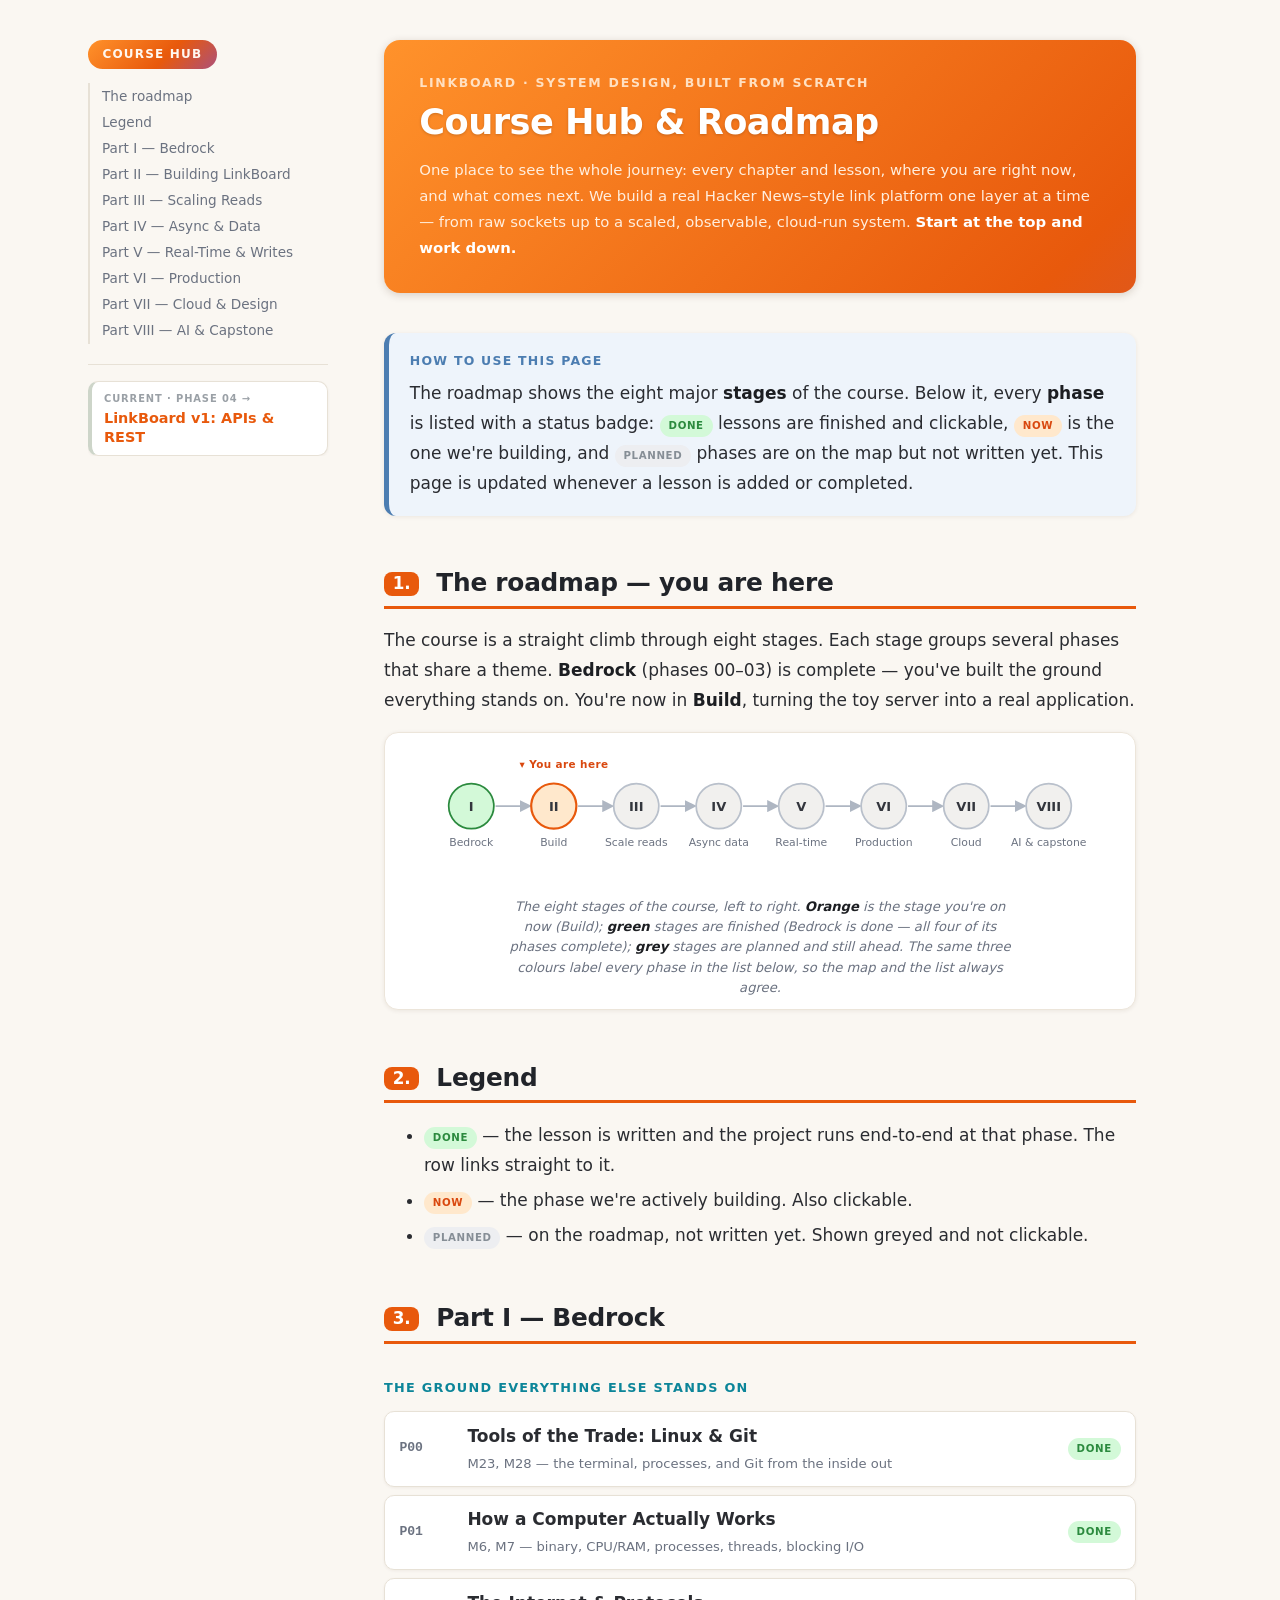
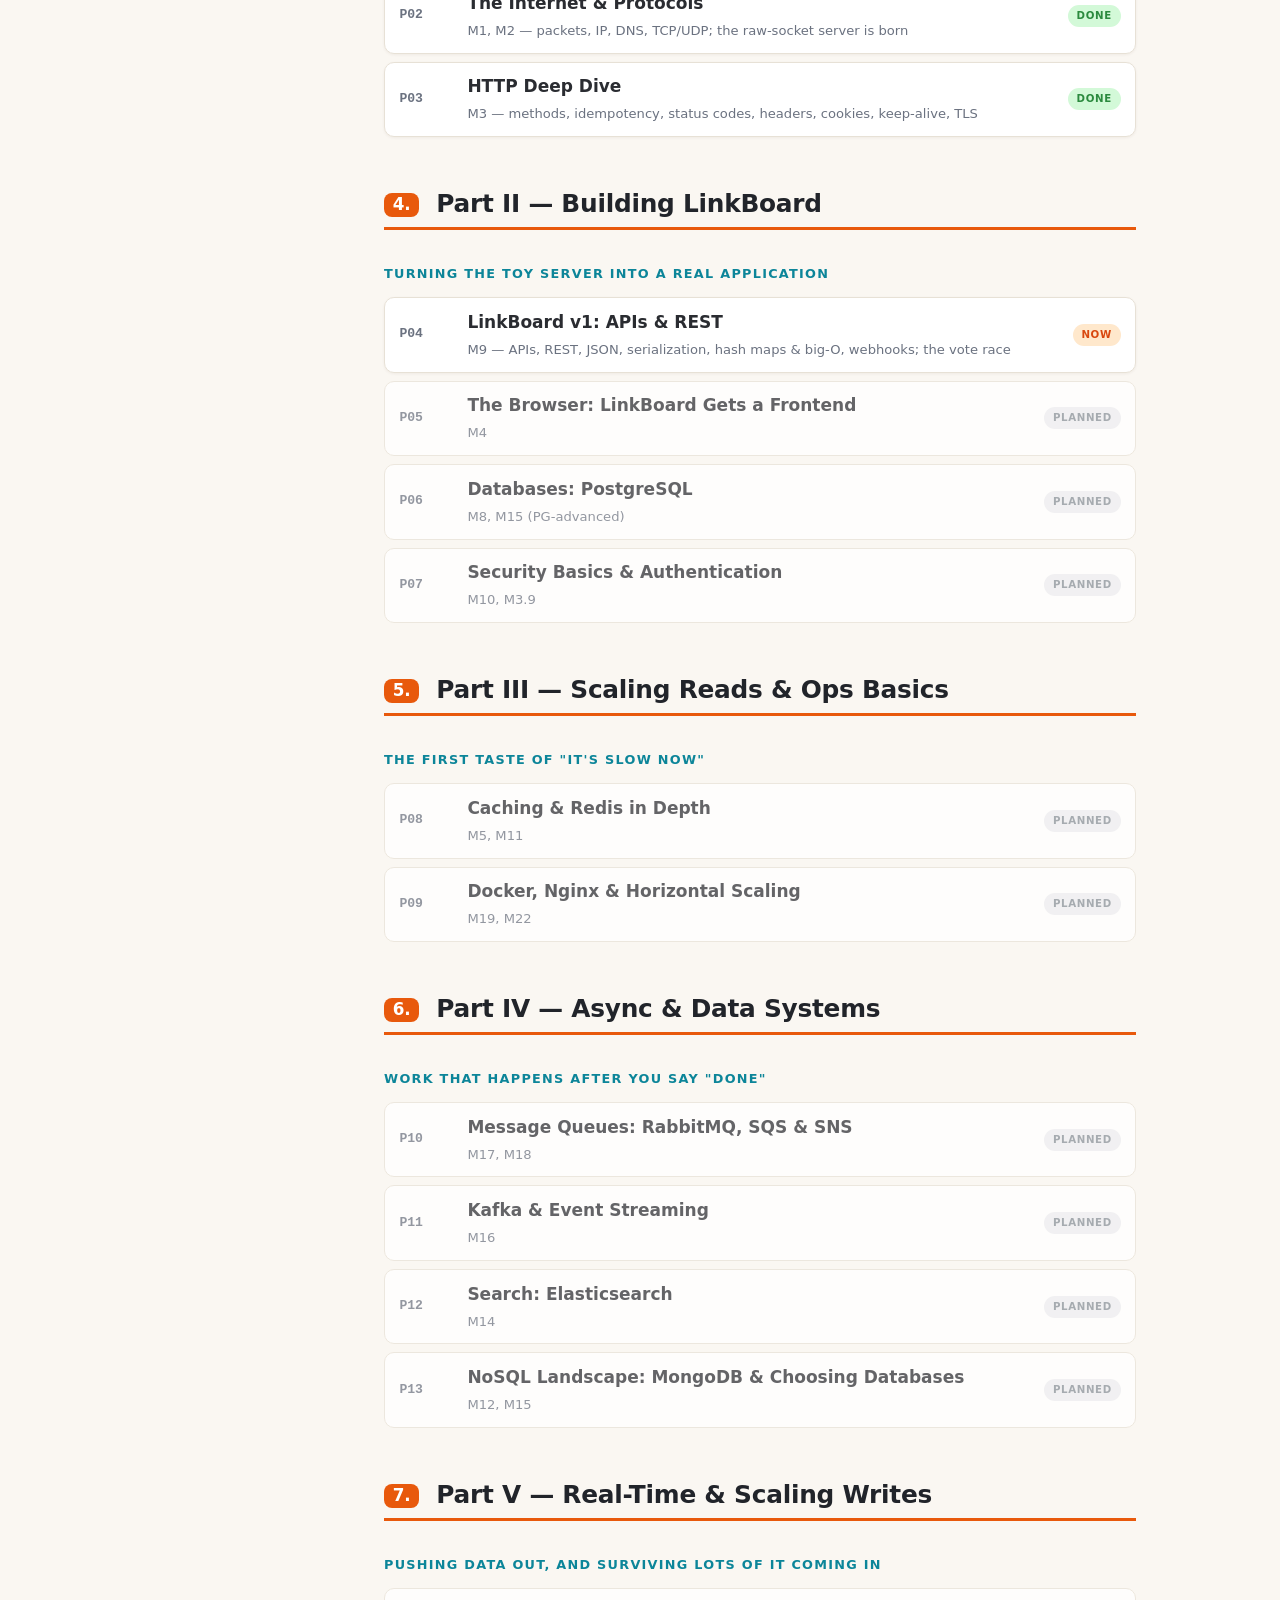
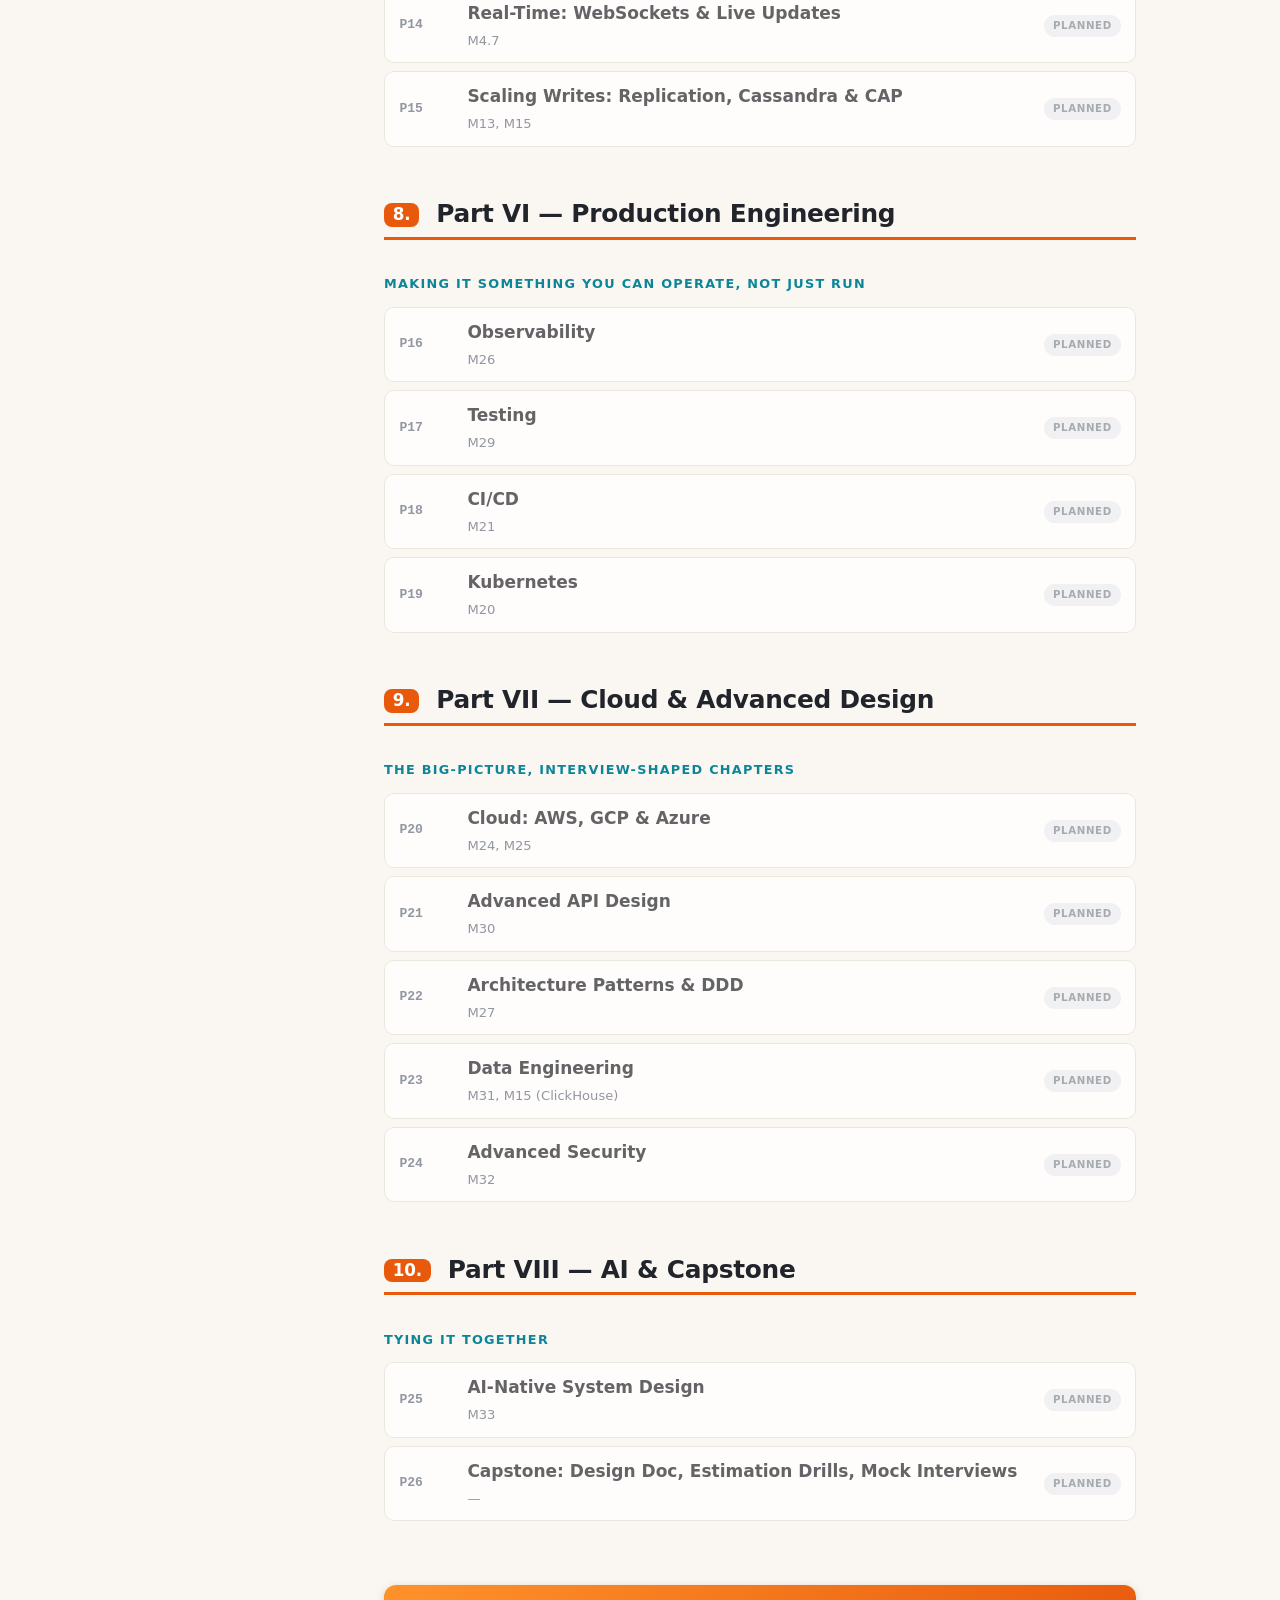
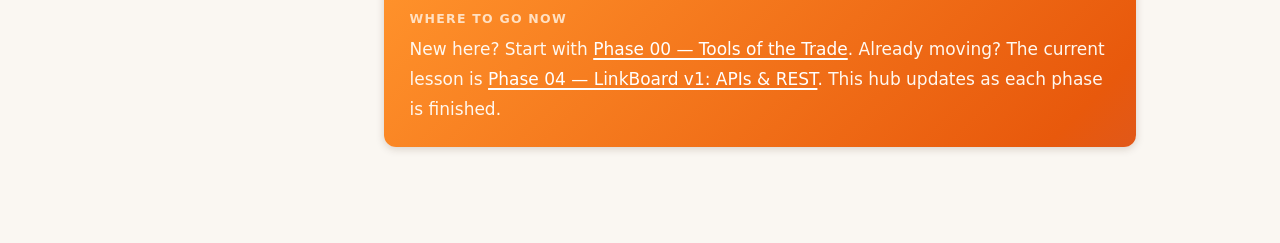
<file: concepts/index.html>
<!DOCTYPE html>
<html lang="en">
<head>
<meta charset="utf-8">
<meta name="viewport" content="width=device-width, initial-scale=1">
<title>LinkBoard — Course Hub &amp; Roadmap</title>
<link rel="stylesheet" href="assets/lesson.css">
</head>
<body>
<div class="page">

<aside class="toc">
  <div class="toc-inner">
    <p class="toc-phase">Course Hub</p>
    <nav>
      <a href="#roadmap">The roadmap</a>
      <a href="#legend">Legend</a>
      <a href="#part-1">Part I — Bedrock</a>
      <a href="#part-2">Part II — Building LinkBoard</a>
      <a href="#part-3">Part III — Scaling Reads</a>
      <a href="#part-4">Part IV — Async &amp; Data</a>
      <a href="#part-5">Part V — Real-Time &amp; Writes</a>
      <a href="#part-6">Part VI — Production</a>
      <a href="#part-7">Part VII — Cloud &amp; Design</a>
      <a href="#part-8">Part VIII — AI &amp; Capstone</a>
    </nav>
    <div class="toc-bottom">
      <a class="nav-card" href="phase-04-apis-and-rest/lesson.html">
        <span class="nav-label">Current · Phase 04 →</span>
        <span class="nav-title">LinkBoard v1: APIs &amp; REST</span>
      </a>
    </div>
  </div>
</aside>

<main>

<header class="lesson">
  <p class="kicker">LinkBoard · System Design, Built From Scratch</p>
  <h1>Course Hub &amp; Roadmap</h1>
  <p class="covers">One place to see the whole journey: every chapter and lesson, where you are right now, and what comes next. We build a real Hacker News&ndash;style link platform one layer at a time &mdash; from raw sockets up to a scaled, observable, cloud-run system. <strong>Start at the top and work down.</strong></p>
</header>

<div class="note">
  <span class="label">How to use this page</span>
  <p>The roadmap shows the eight major <strong>stages</strong> of the course. Below it, every <strong>phase</strong> is listed with a status badge: <span class="status status-done">Done</span> lessons are finished and clickable, <span class="status status-now">Now</span> is the one we're building, and <span class="status status-planned">Planned</span> phases are on the map but not written yet. This page is updated whenever a lesson is added or completed.</p>
</div>

<h2 id="roadmap"><span class="secno">1.</span> The roadmap &mdash; you are here</h2>

<p>The course is a straight climb through eight stages. Each stage groups several phases that share a theme. <strong>Bedrock</strong> (phases 00&ndash;03) is complete — you've built the ground everything stands on. You're now in <strong>Build</strong>, turning the toy server into a real application.</p>

<figure class="fig">
  <svg viewBox="0 0 760 150" role="img" aria-label="Course roadmap of eight stages from left to right: stage one Bedrock (you are here now), stage two Build, stage three Scale reads, stage four Async, stage five Real-time and write scaling, stage six Production, stage seven Cloud, stage eight AI and capstone. You are currently in stage one, Bedrock.">
    <defs>
      <marker id="rm-arrow" viewBox="0 0 10 10" refX="8" refY="5" markerWidth="7" markerHeight="7" orient="auto">
        <path d="M0,0 L10,5 L0,10 z" class="fig-arrow"/>
      </marker>
    </defs>

    <!-- connectors between the eight stages -->
    <line x1="75.5"  y1="60" x2="114.5" y2="60" class="fig-edge" marker-end="url(#rm-arrow)"/>
    <line x1="170.5" y1="60" x2="209.5" y2="60" class="fig-edge" marker-end="url(#rm-arrow)"/>
    <line x1="265.5" y1="60" x2="304.5" y2="60" class="fig-edge" marker-end="url(#rm-arrow)"/>
    <line x1="360.5" y1="60" x2="399.5" y2="60" class="fig-edge" marker-end="url(#rm-arrow)"/>
    <line x1="455.5" y1="60" x2="494.5" y2="60" class="fig-edge" marker-end="url(#rm-arrow)"/>
    <line x1="550.5" y1="60" x2="589.5" y2="60" class="fig-edge" marker-end="url(#rm-arrow)"/>
    <line x1="645.5" y1="60" x2="684.5" y2="60" class="fig-edge" marker-end="url(#rm-arrow)"/>

    <!-- "you are here" pointer over the current stage (Build) -->
    <text x="103" y="16" class="fig-youhere">&#9662; You are here</text>

    <!-- stage 1: Bedrock (DONE) -->
    <circle cx="47.5"  cy="60" r="26" class="fig-stage-done"/>
    <text x="47.5"  y="66"  text-anchor="middle" class="fig-stage-num">I</text>
    <text x="47.5"  y="106" text-anchor="middle" class="fig-t-sm">Bedrock</text>

    <!-- stage 2: Build (NOW) -->
    <circle cx="142.5" cy="60" r="26" class="fig-stage-now"/>
    <text x="142.5" y="66"  text-anchor="middle" class="fig-stage-num">II</text>
    <text x="142.5" y="106" text-anchor="middle" class="fig-t-sm">Build</text>

    <!-- stage 3: Scale reads -->
    <circle cx="237.5" cy="60" r="26" class="fig-stage-todo"/>
    <text x="237.5" y="66"  text-anchor="middle" class="fig-stage-num">III</text>
    <text x="237.5" y="106" text-anchor="middle" class="fig-t-sm">Scale reads</text>

    <!-- stage 4: Async -->
    <circle cx="332.5" cy="60" r="26" class="fig-stage-todo"/>
    <text x="332.5" y="66"  text-anchor="middle" class="fig-stage-num">IV</text>
    <text x="332.5" y="106" text-anchor="middle" class="fig-t-sm">Async data</text>

    <!-- stage 5: Real-time & writes -->
    <circle cx="427.5" cy="60" r="26" class="fig-stage-todo"/>
    <text x="427.5" y="66"  text-anchor="middle" class="fig-stage-num">V</text>
    <text x="427.5" y="106" text-anchor="middle" class="fig-t-sm">Real-time</text>

    <!-- stage 6: Production -->
    <circle cx="522.5" cy="60" r="26" class="fig-stage-todo"/>
    <text x="522.5" y="66"  text-anchor="middle" class="fig-stage-num">VI</text>
    <text x="522.5" y="106" text-anchor="middle" class="fig-t-sm">Production</text>

    <!-- stage 7: Cloud -->
    <circle cx="617.5" cy="60" r="26" class="fig-stage-todo"/>
    <text x="617.5" y="66"  text-anchor="middle" class="fig-stage-num">VII</text>
    <text x="617.5" y="106" text-anchor="middle" class="fig-t-sm">Cloud</text>

    <!-- stage 8: AI & capstone -->
    <circle cx="712.5" cy="60" r="26" class="fig-stage-todo"/>
    <text x="712.5" y="66"  text-anchor="middle" class="fig-stage-num">VIII</text>
    <text x="712.5" y="106" text-anchor="middle" class="fig-t-sm">AI &amp; capstone</text>
  </svg>
  <figcaption>The eight stages of the course, left to right. <strong>Orange</strong> is the stage you're on now (Build); <strong>green</strong> stages are finished (Bedrock is done — all four of its phases complete); <strong>grey</strong> stages are planned and still ahead. The same three colours label every phase in the list below, so the map and the list always agree.</figcaption>
</figure>

<h2 id="legend"><span class="secno">2.</span> Legend</h2>

<ul>
  <li><span class="status status-done">Done</span> &mdash; the lesson is written and the project runs end-to-end at that phase. The row links straight to it.</li>
  <li><span class="status status-now">Now</span> &mdash; the phase we're actively building. Also clickable.</li>
  <li><span class="status status-planned">Planned</span> &mdash; on the roadmap, not written yet. Shown greyed and not clickable.</li>
</ul>

<h2 id="part-1"><span class="secno">3.</span> Part I &mdash; Bedrock</h2>
<p class="hub-part">The ground everything else stands on</p>
<ul class="hub-list">
  <li><a class="hub-row" href="phase-00-tools-of-the-trade/lesson.html">
    <span class="hub-num">P00</span>
    <span class="hub-title">Tools of the Trade: Linux &amp; Git <small>M23, M28 &mdash; the terminal, processes, and Git from the inside out</small></span>
    <span class="status status-done">Done</span>
  </a></li>
  <li><a class="hub-row" href="phase-01-how-a-computer-works/lesson.html">
    <span class="hub-num">P01</span>
    <span class="hub-title">How a Computer Actually Works <small>M6, M7 &mdash; binary, CPU/RAM, processes, threads, blocking I/O</small></span>
    <span class="status status-done">Done</span>
  </a></li>
  <li><a class="hub-row" href="phase-02-internet-and-protocols/lesson.html">
    <span class="hub-num">P02</span>
    <span class="hub-title">The Internet &amp; Protocols <small>M1, M2 &mdash; packets, IP, DNS, TCP/UDP; the raw-socket server is born</small></span>
    <span class="status status-done">Done</span>
  </a></li>
  <li><a class="hub-row" href="phase-03-http-deep-dive/lesson.html">
    <span class="hub-num">P03</span>
    <span class="hub-title">HTTP Deep Dive <small>M3 &mdash; methods, idempotency, status codes, headers, cookies, keep-alive, TLS</small></span>
    <span class="status status-done">Done</span>
  </a></li>
</ul>

<h2 id="part-2"><span class="secno">4.</span> Part II &mdash; Building LinkBoard</h2>
<p class="hub-part">Turning the toy server into a real application</p>
<ul class="hub-list">
  <li><a class="hub-row" href="phase-04-apis-and-rest/lesson.html">
    <span class="hub-num">P04</span>
    <span class="hub-title">LinkBoard v1: APIs &amp; REST <small>M9 &mdash; APIs, REST, JSON, serialization, hash maps &amp; big-O, webhooks; the vote race</small></span>
    <span class="status status-now">Now</span>
  </a></li>
  <li><div class="hub-row is-planned">
    <span class="hub-num">P05</span>
    <span class="hub-title">The Browser: LinkBoard Gets a Frontend <small>M4</small></span>
    <span class="status status-planned">Planned</span>
  </div></li>
  <li><div class="hub-row is-planned">
    <span class="hub-num">P06</span>
    <span class="hub-title">Databases: PostgreSQL <small>M8, M15 (PG-advanced)</small></span>
    <span class="status status-planned">Planned</span>
  </div></li>
  <li><div class="hub-row is-planned">
    <span class="hub-num">P07</span>
    <span class="hub-title">Security Basics &amp; Authentication <small>M10, M3.9</small></span>
    <span class="status status-planned">Planned</span>
  </div></li>
</ul>

<h2 id="part-3"><span class="secno">5.</span> Part III &mdash; Scaling Reads &amp; Ops Basics</h2>
<p class="hub-part">The first taste of "it's slow now"</p>
<ul class="hub-list">
  <li><div class="hub-row is-planned">
    <span class="hub-num">P08</span>
    <span class="hub-title">Caching &amp; Redis in Depth <small>M5, M11</small></span>
    <span class="status status-planned">Planned</span>
  </div></li>
  <li><div class="hub-row is-planned">
    <span class="hub-num">P09</span>
    <span class="hub-title">Docker, Nginx &amp; Horizontal Scaling <small>M19, M22</small></span>
    <span class="status status-planned">Planned</span>
  </div></li>
</ul>

<h2 id="part-4"><span class="secno">6.</span> Part IV &mdash; Async &amp; Data Systems</h2>
<p class="hub-part">Work that happens after you say "done"</p>
<ul class="hub-list">
  <li><div class="hub-row is-planned">
    <span class="hub-num">P10</span>
    <span class="hub-title">Message Queues: RabbitMQ, SQS &amp; SNS <small>M17, M18</small></span>
    <span class="status status-planned">Planned</span>
  </div></li>
  <li><div class="hub-row is-planned">
    <span class="hub-num">P11</span>
    <span class="hub-title">Kafka &amp; Event Streaming <small>M16</small></span>
    <span class="status status-planned">Planned</span>
  </div></li>
  <li><div class="hub-row is-planned">
    <span class="hub-num">P12</span>
    <span class="hub-title">Search: Elasticsearch <small>M14</small></span>
    <span class="status status-planned">Planned</span>
  </div></li>
  <li><div class="hub-row is-planned">
    <span class="hub-num">P13</span>
    <span class="hub-title">NoSQL Landscape: MongoDB &amp; Choosing Databases <small>M12, M15</small></span>
    <span class="status status-planned">Planned</span>
  </div></li>
</ul>

<h2 id="part-5"><span class="secno">7.</span> Part V &mdash; Real-Time &amp; Scaling Writes</h2>
<p class="hub-part">Pushing data out, and surviving lots of it coming in</p>
<ul class="hub-list">
  <li><div class="hub-row is-planned">
    <span class="hub-num">P14</span>
    <span class="hub-title">Real-Time: WebSockets &amp; Live Updates <small>M4.7</small></span>
    <span class="status status-planned">Planned</span>
  </div></li>
  <li><div class="hub-row is-planned">
    <span class="hub-num">P15</span>
    <span class="hub-title">Scaling Writes: Replication, Cassandra &amp; CAP <small>M13, M15</small></span>
    <span class="status status-planned">Planned</span>
  </div></li>
</ul>

<h2 id="part-6"><span class="secno">8.</span> Part VI &mdash; Production Engineering</h2>
<p class="hub-part">Making it something you can operate, not just run</p>
<ul class="hub-list">
  <li><div class="hub-row is-planned">
    <span class="hub-num">P16</span>
    <span class="hub-title">Observability <small>M26</small></span>
    <span class="status status-planned">Planned</span>
  </div></li>
  <li><div class="hub-row is-planned">
    <span class="hub-num">P17</span>
    <span class="hub-title">Testing <small>M29</small></span>
    <span class="status status-planned">Planned</span>
  </div></li>
  <li><div class="hub-row is-planned">
    <span class="hub-num">P18</span>
    <span class="hub-title">CI/CD <small>M21</small></span>
    <span class="status status-planned">Planned</span>
  </div></li>
  <li><div class="hub-row is-planned">
    <span class="hub-num">P19</span>
    <span class="hub-title">Kubernetes <small>M20</small></span>
    <span class="status status-planned">Planned</span>
  </div></li>
</ul>

<h2 id="part-7"><span class="secno">9.</span> Part VII &mdash; Cloud &amp; Advanced Design</h2>
<p class="hub-part">The big-picture, interview-shaped chapters</p>
<ul class="hub-list">
  <li><div class="hub-row is-planned">
    <span class="hub-num">P20</span>
    <span class="hub-title">Cloud: AWS, GCP &amp; Azure <small>M24, M25</small></span>
    <span class="status status-planned">Planned</span>
  </div></li>
  <li><div class="hub-row is-planned">
    <span class="hub-num">P21</span>
    <span class="hub-title">Advanced API Design <small>M30</small></span>
    <span class="status status-planned">Planned</span>
  </div></li>
  <li><div class="hub-row is-planned">
    <span class="hub-num">P22</span>
    <span class="hub-title">Architecture Patterns &amp; DDD <small>M27</small></span>
    <span class="status status-planned">Planned</span>
  </div></li>
  <li><div class="hub-row is-planned">
    <span class="hub-num">P23</span>
    <span class="hub-title">Data Engineering <small>M31, M15 (ClickHouse)</small></span>
    <span class="status status-planned">Planned</span>
  </div></li>
  <li><div class="hub-row is-planned">
    <span class="hub-num">P24</span>
    <span class="hub-title">Advanced Security <small>M32</small></span>
    <span class="status status-planned">Planned</span>
  </div></li>
</ul>

<h2 id="part-8"><span class="secno">10.</span> Part VIII &mdash; AI &amp; Capstone</h2>
<p class="hub-part">Tying it together</p>
<ul class="hub-list">
  <li><div class="hub-row is-planned">
    <span class="hub-num">P25</span>
    <span class="hub-title">AI-Native System Design <small>M33</small></span>
    <span class="status status-planned">Planned</span>
  </div></li>
  <li><div class="hub-row is-planned">
    <span class="hub-num">P26</span>
    <span class="hub-title">Capstone: Design Doc, Estimation Drills, Mock Interviews <small>&mdash;</small></span>
    <span class="status status-planned">Planned</span>
  </div></li>
</ul>

<footer class="next">
  <span class="label">Where to go now</span>
  <p>New here? Start with <a href="phase-00-tools-of-the-trade/lesson.html">Phase 00 &mdash; Tools of the Trade</a>. Already moving? The current lesson is <a href="phase-04-apis-and-rest/lesson.html">Phase 04 &mdash; LinkBoard v1: APIs &amp; REST</a>. This hub updates as each phase is finished.</p>
</footer>

</main>
</div>
</body>
</html>
</file>
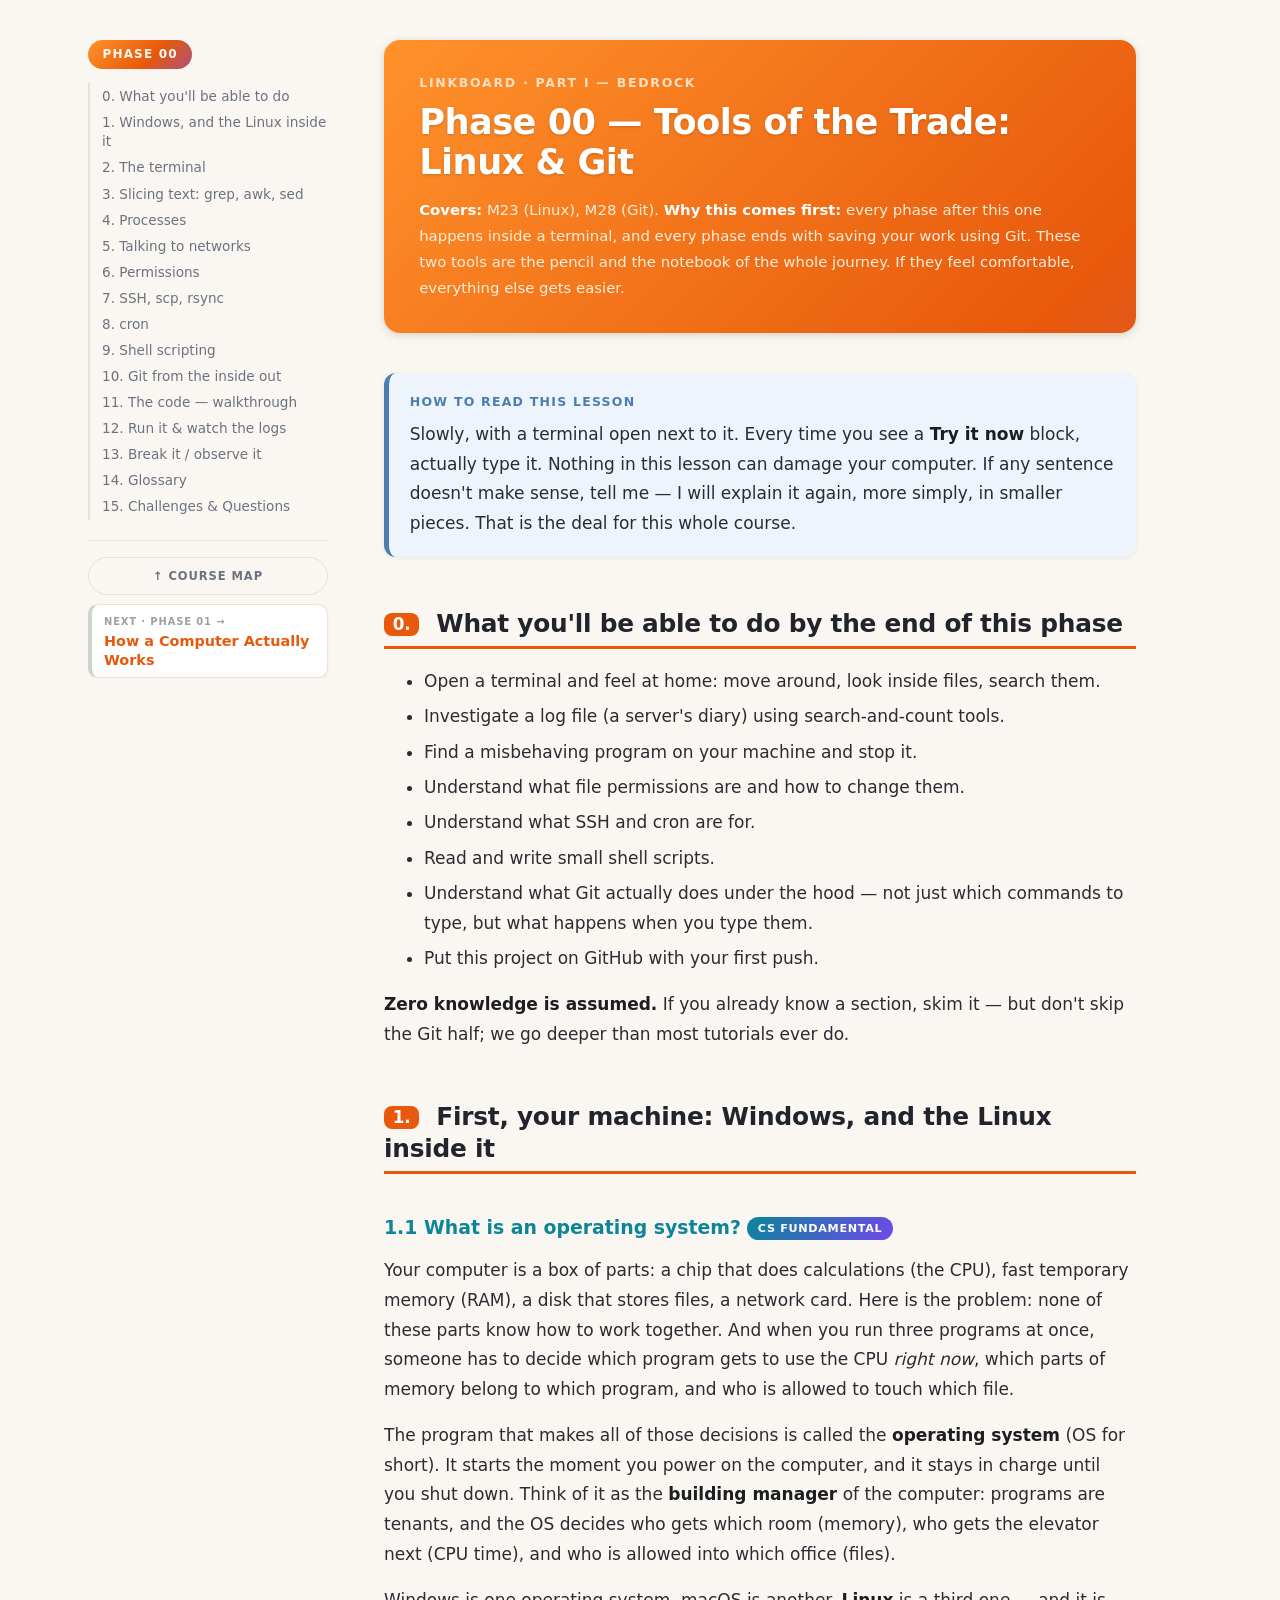
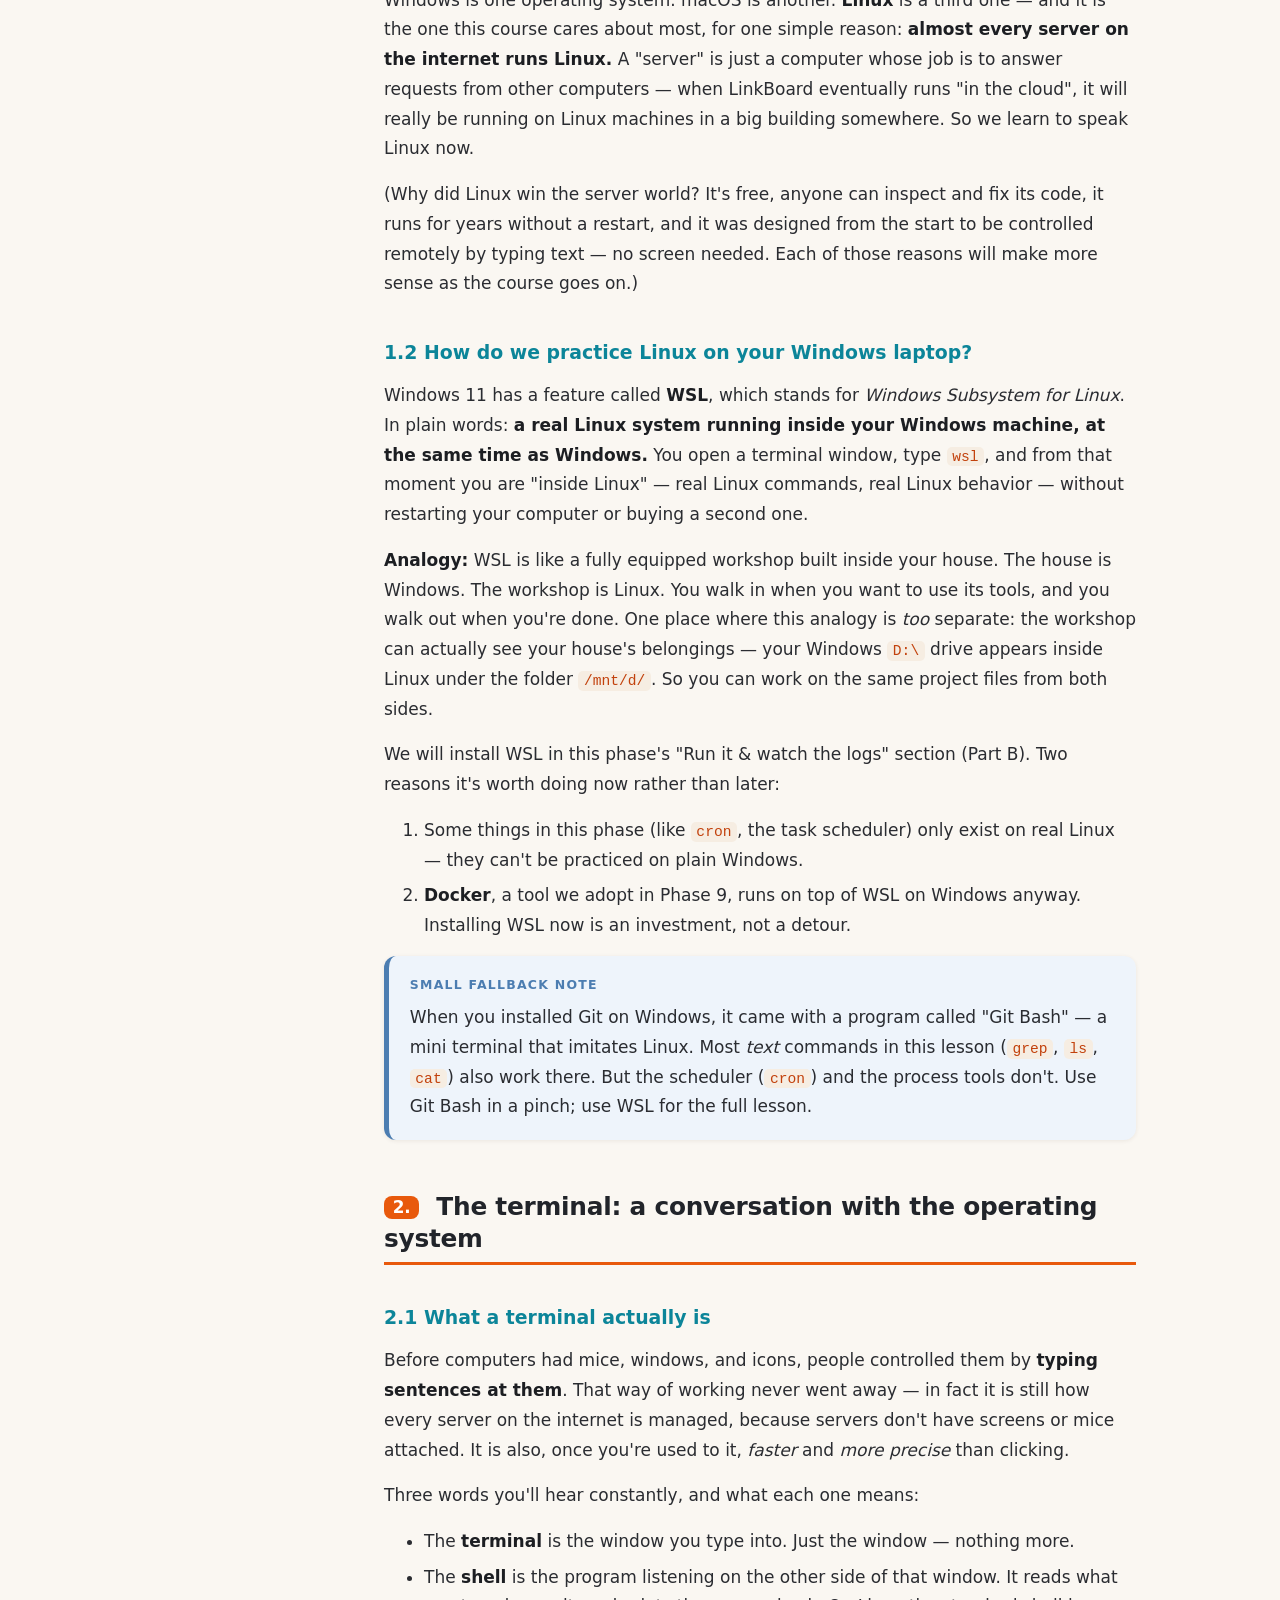
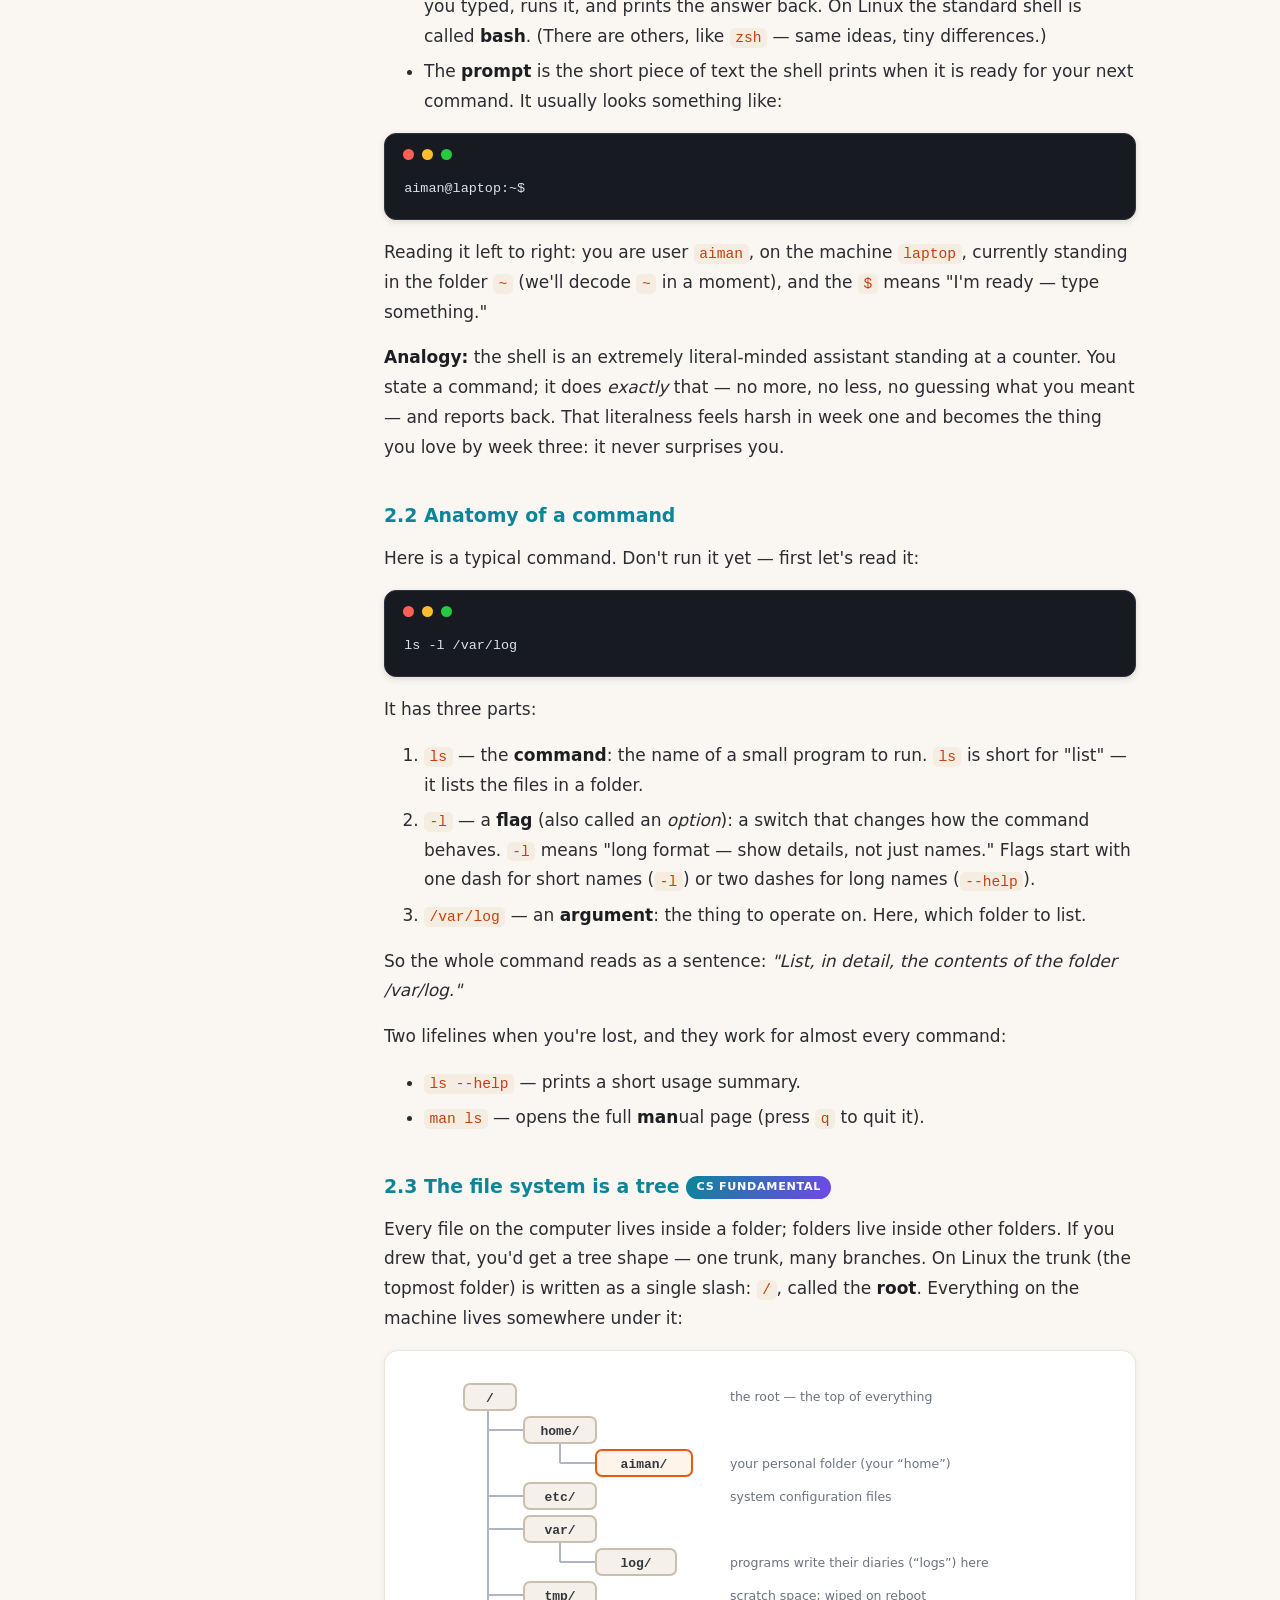
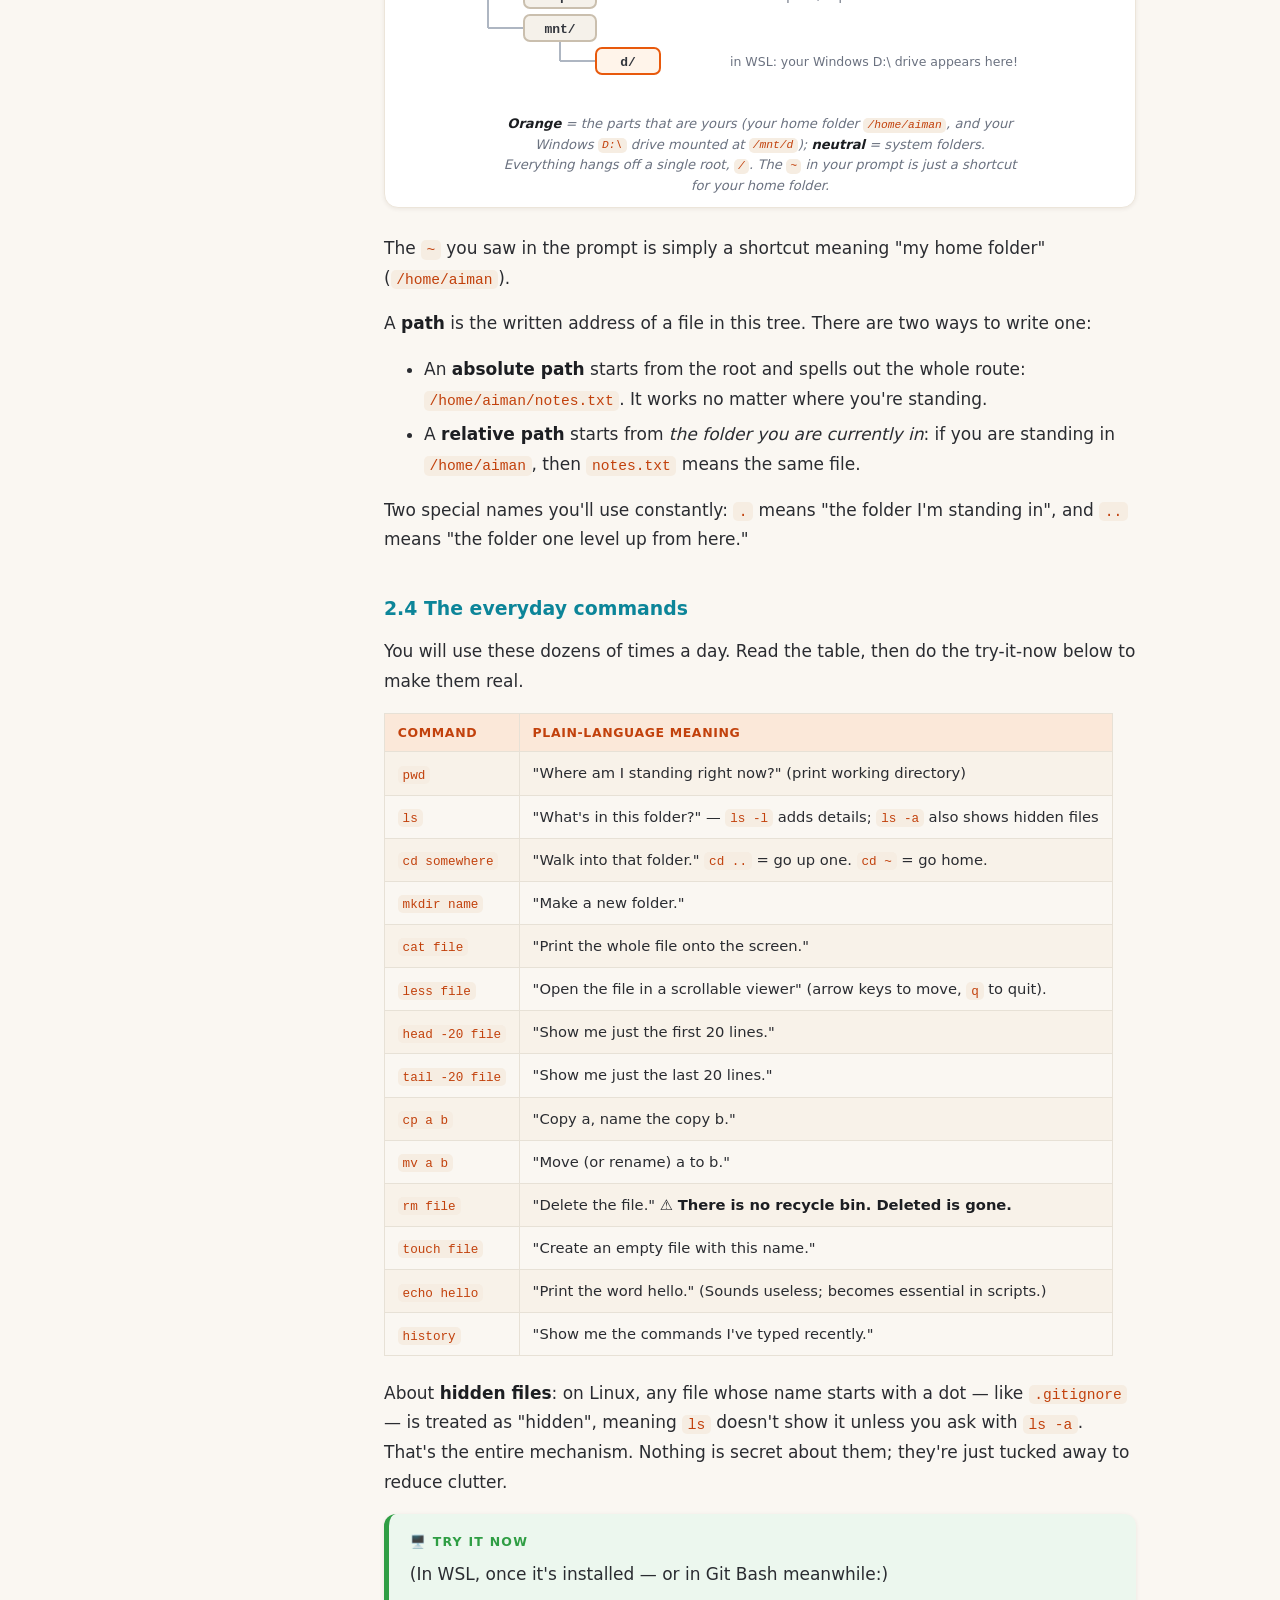
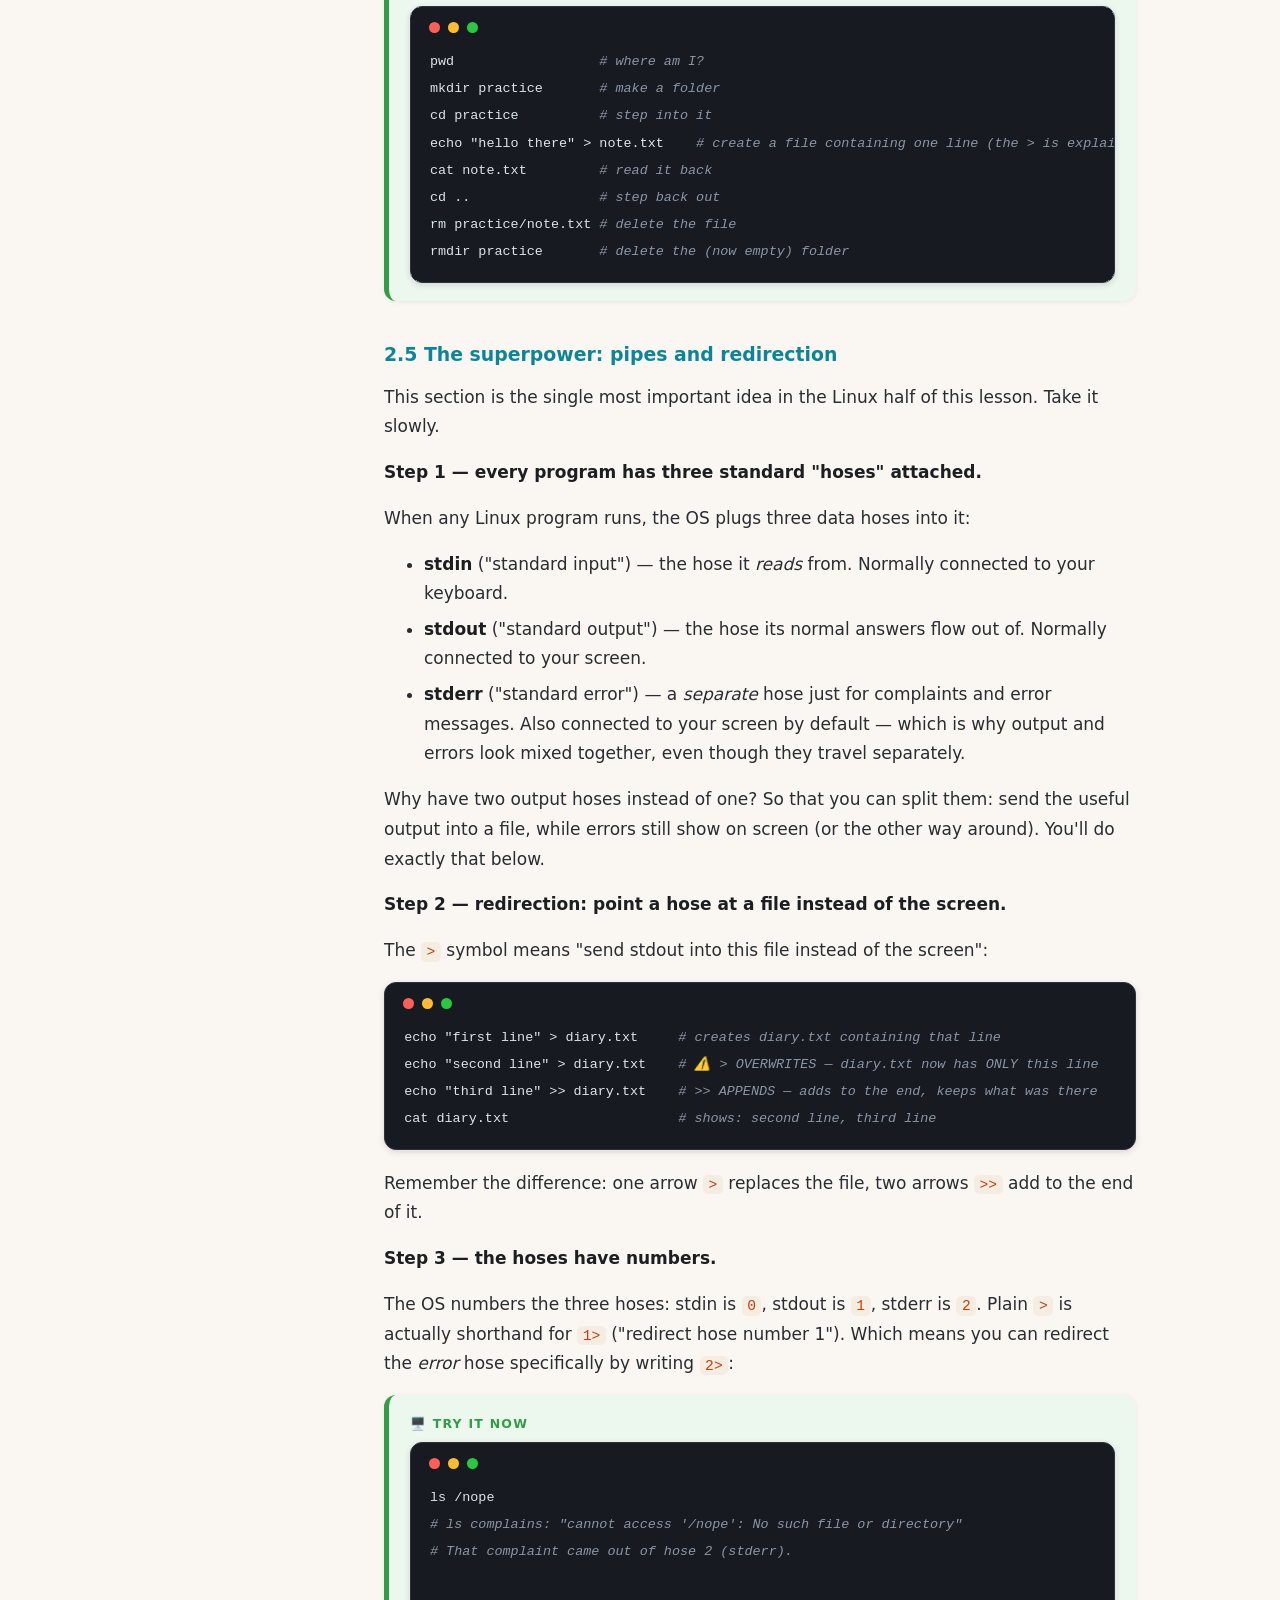
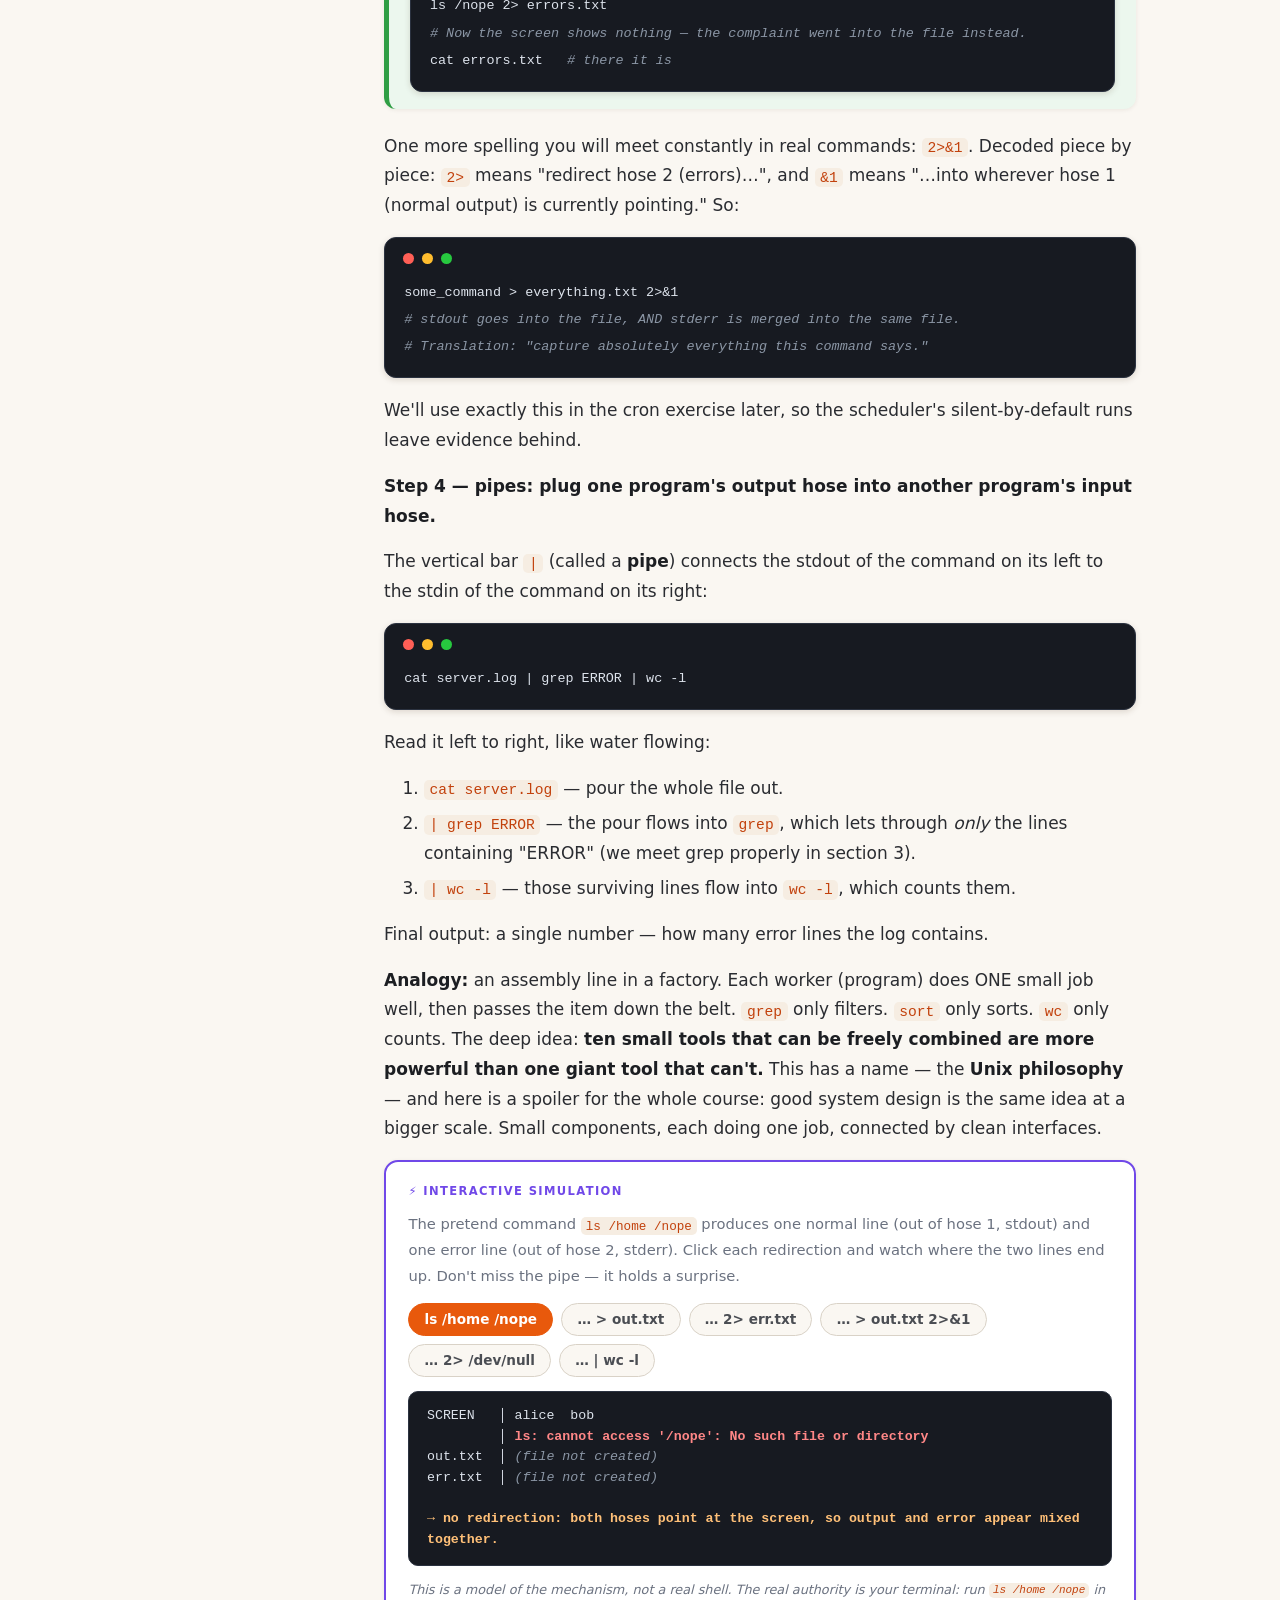
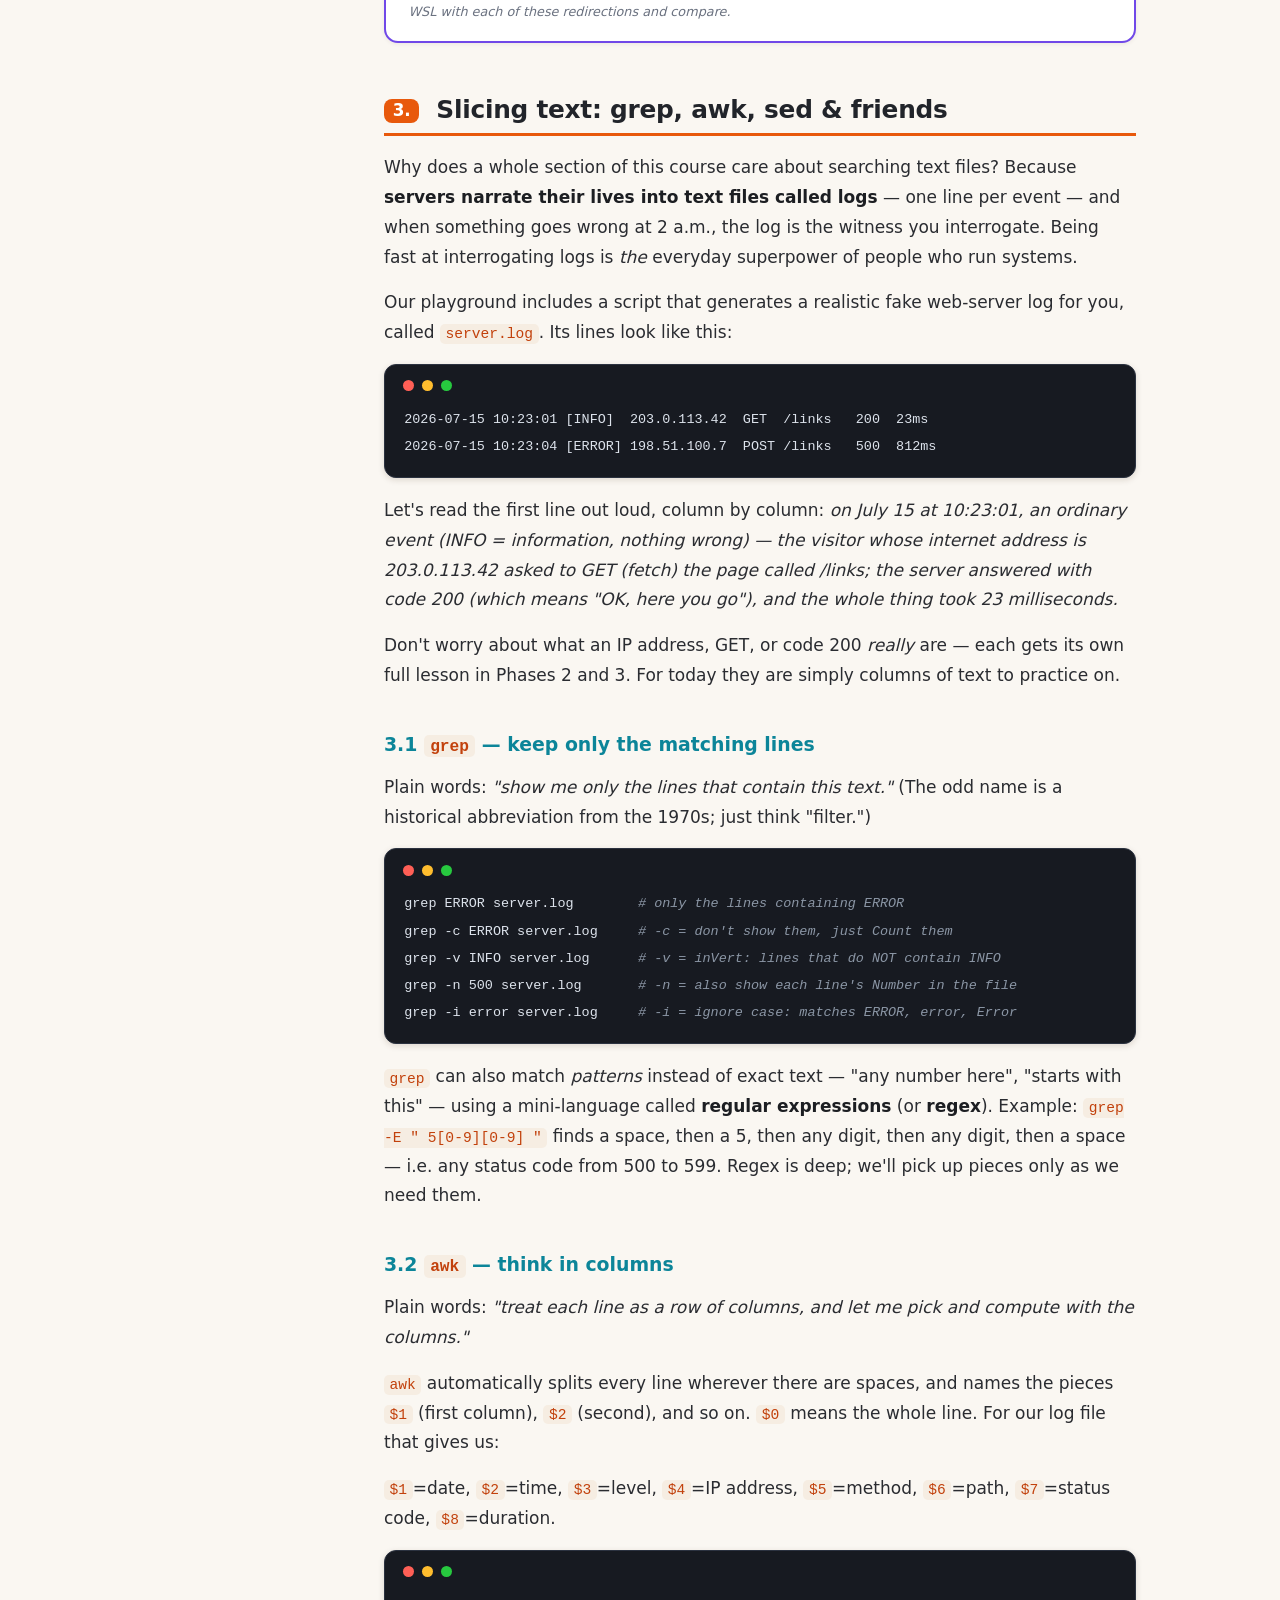
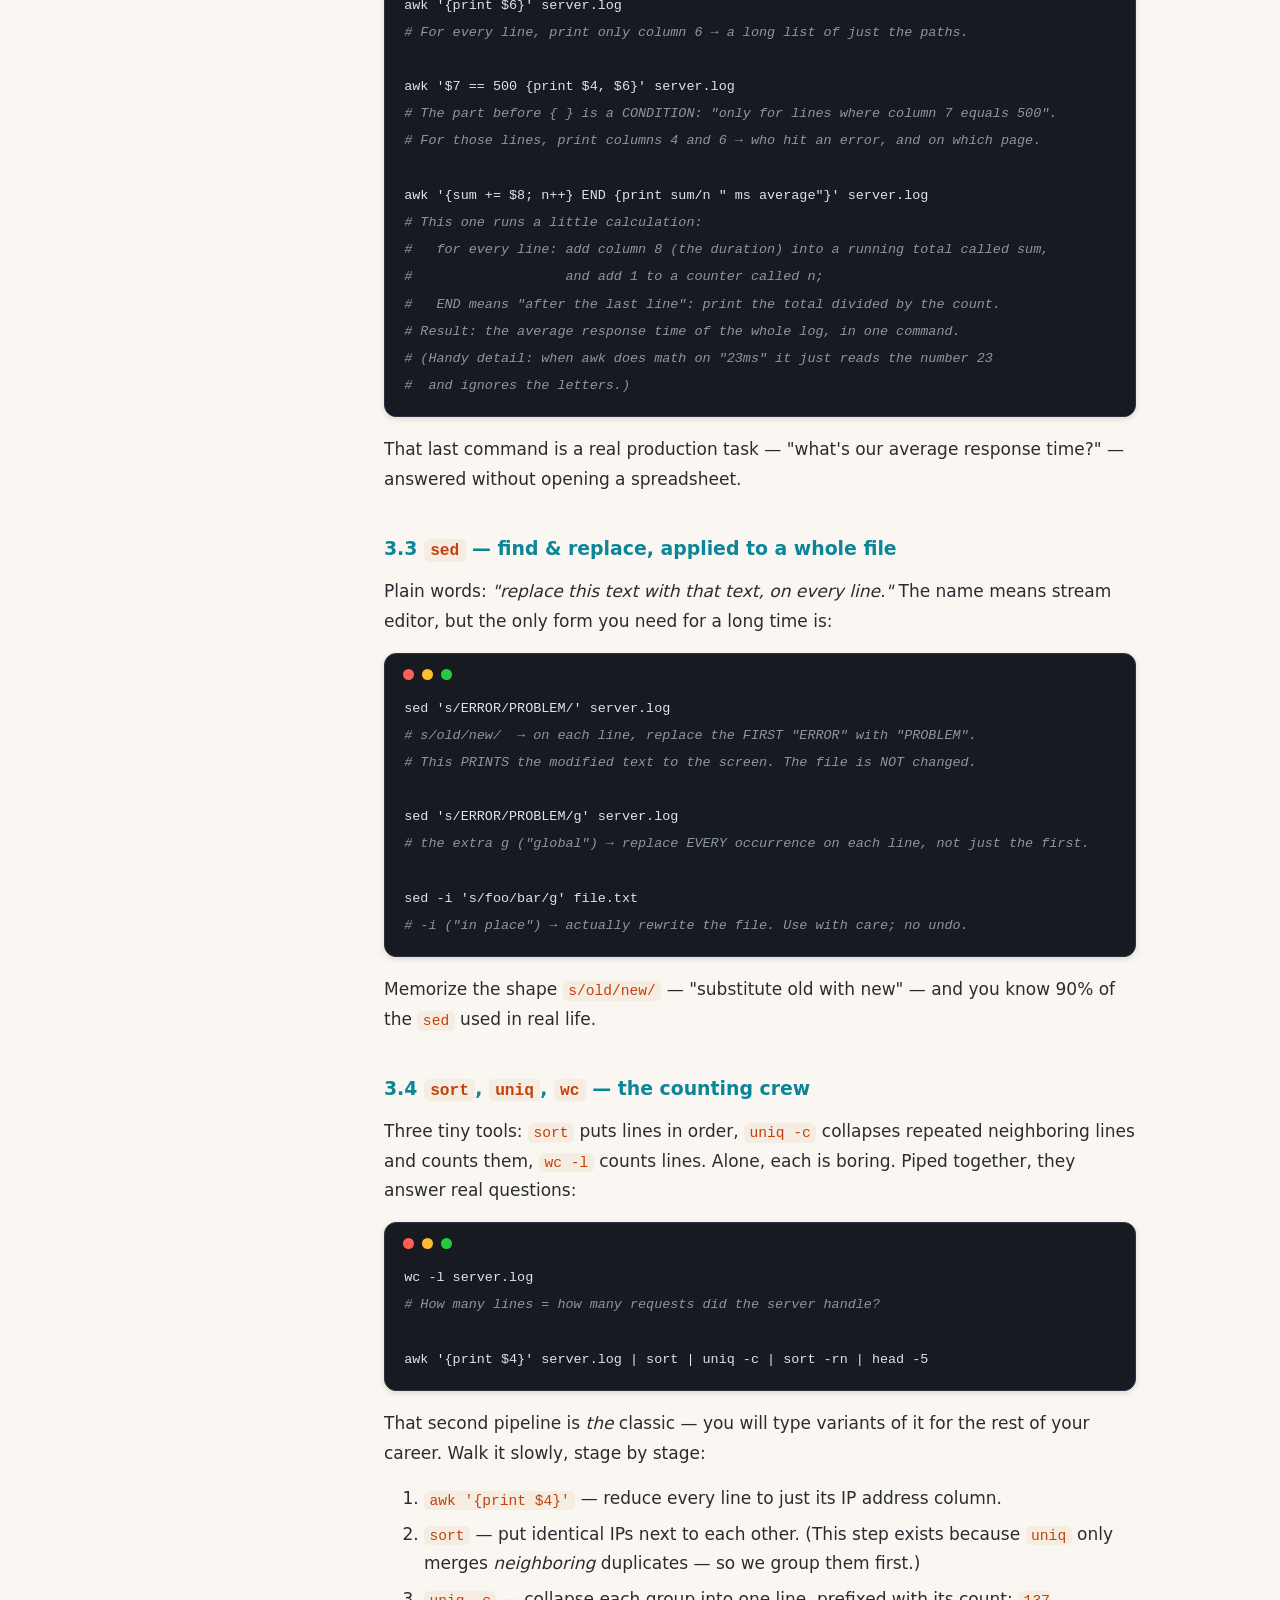
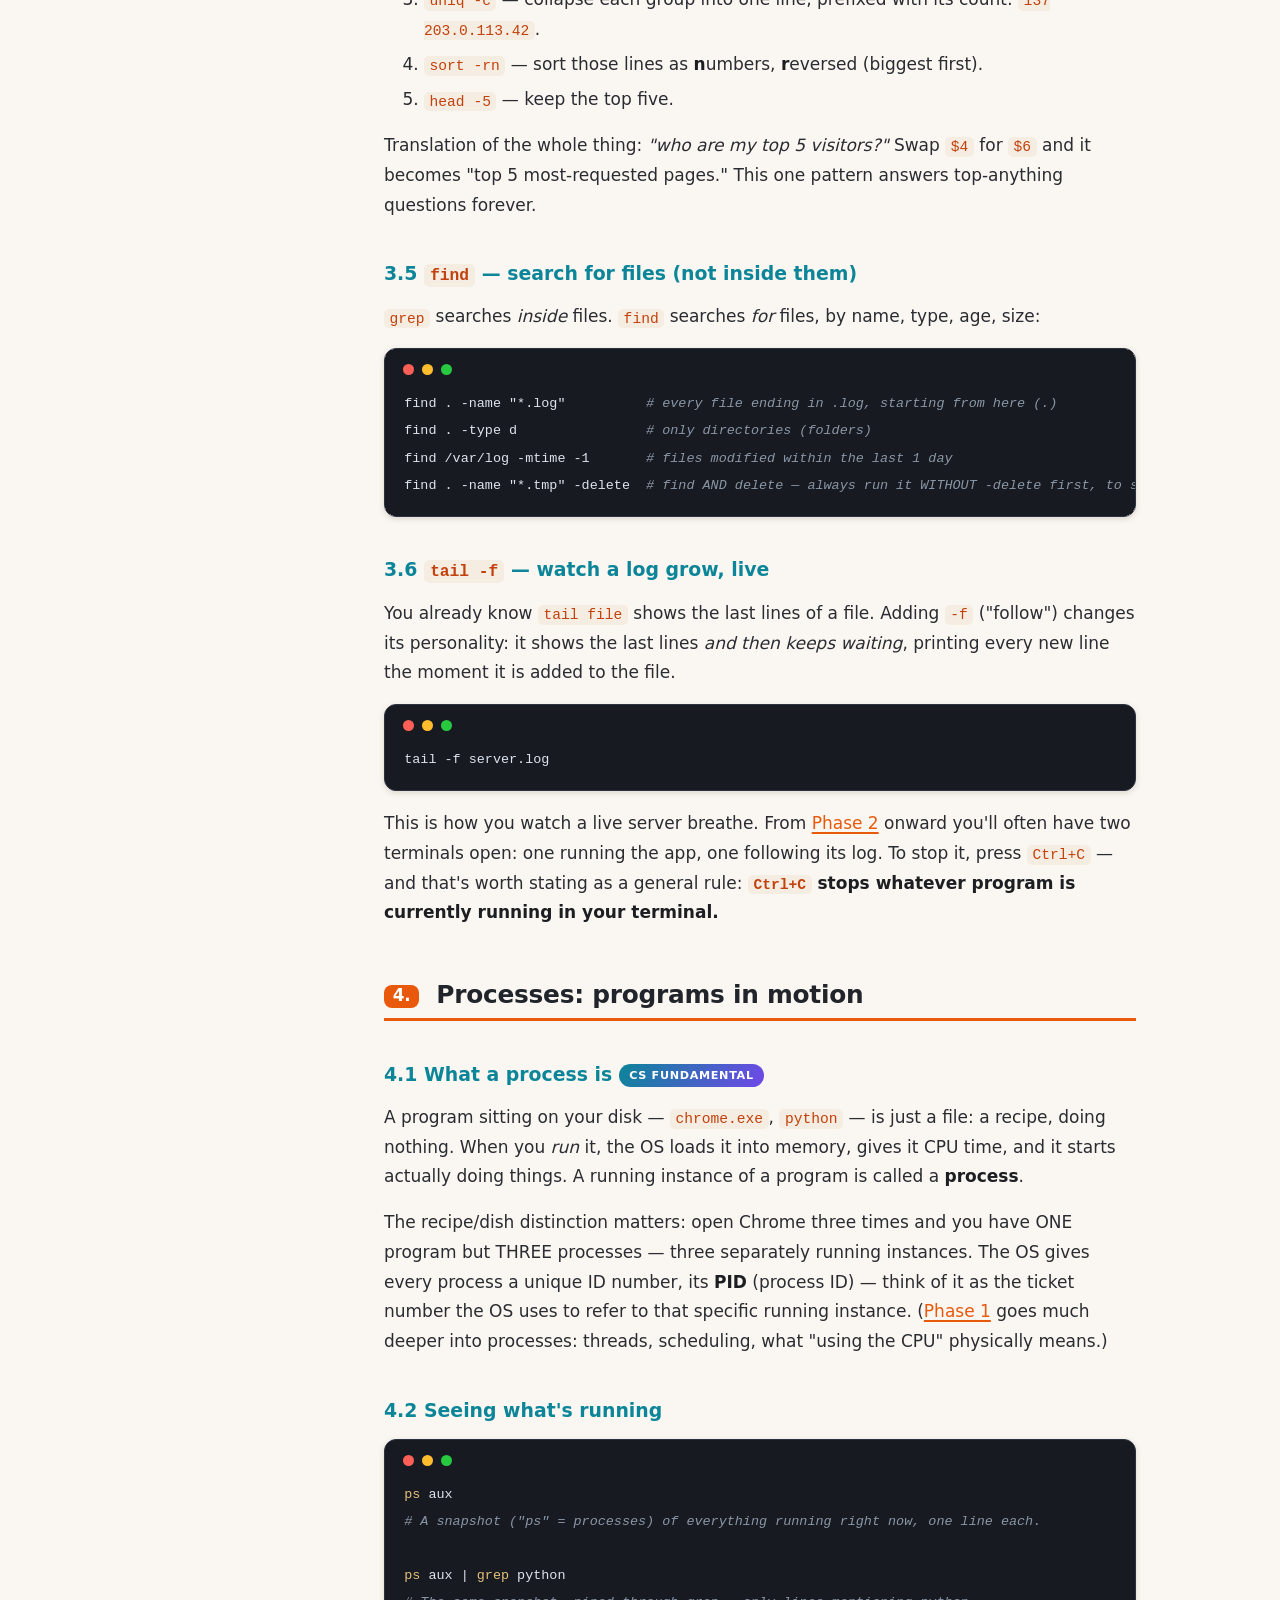
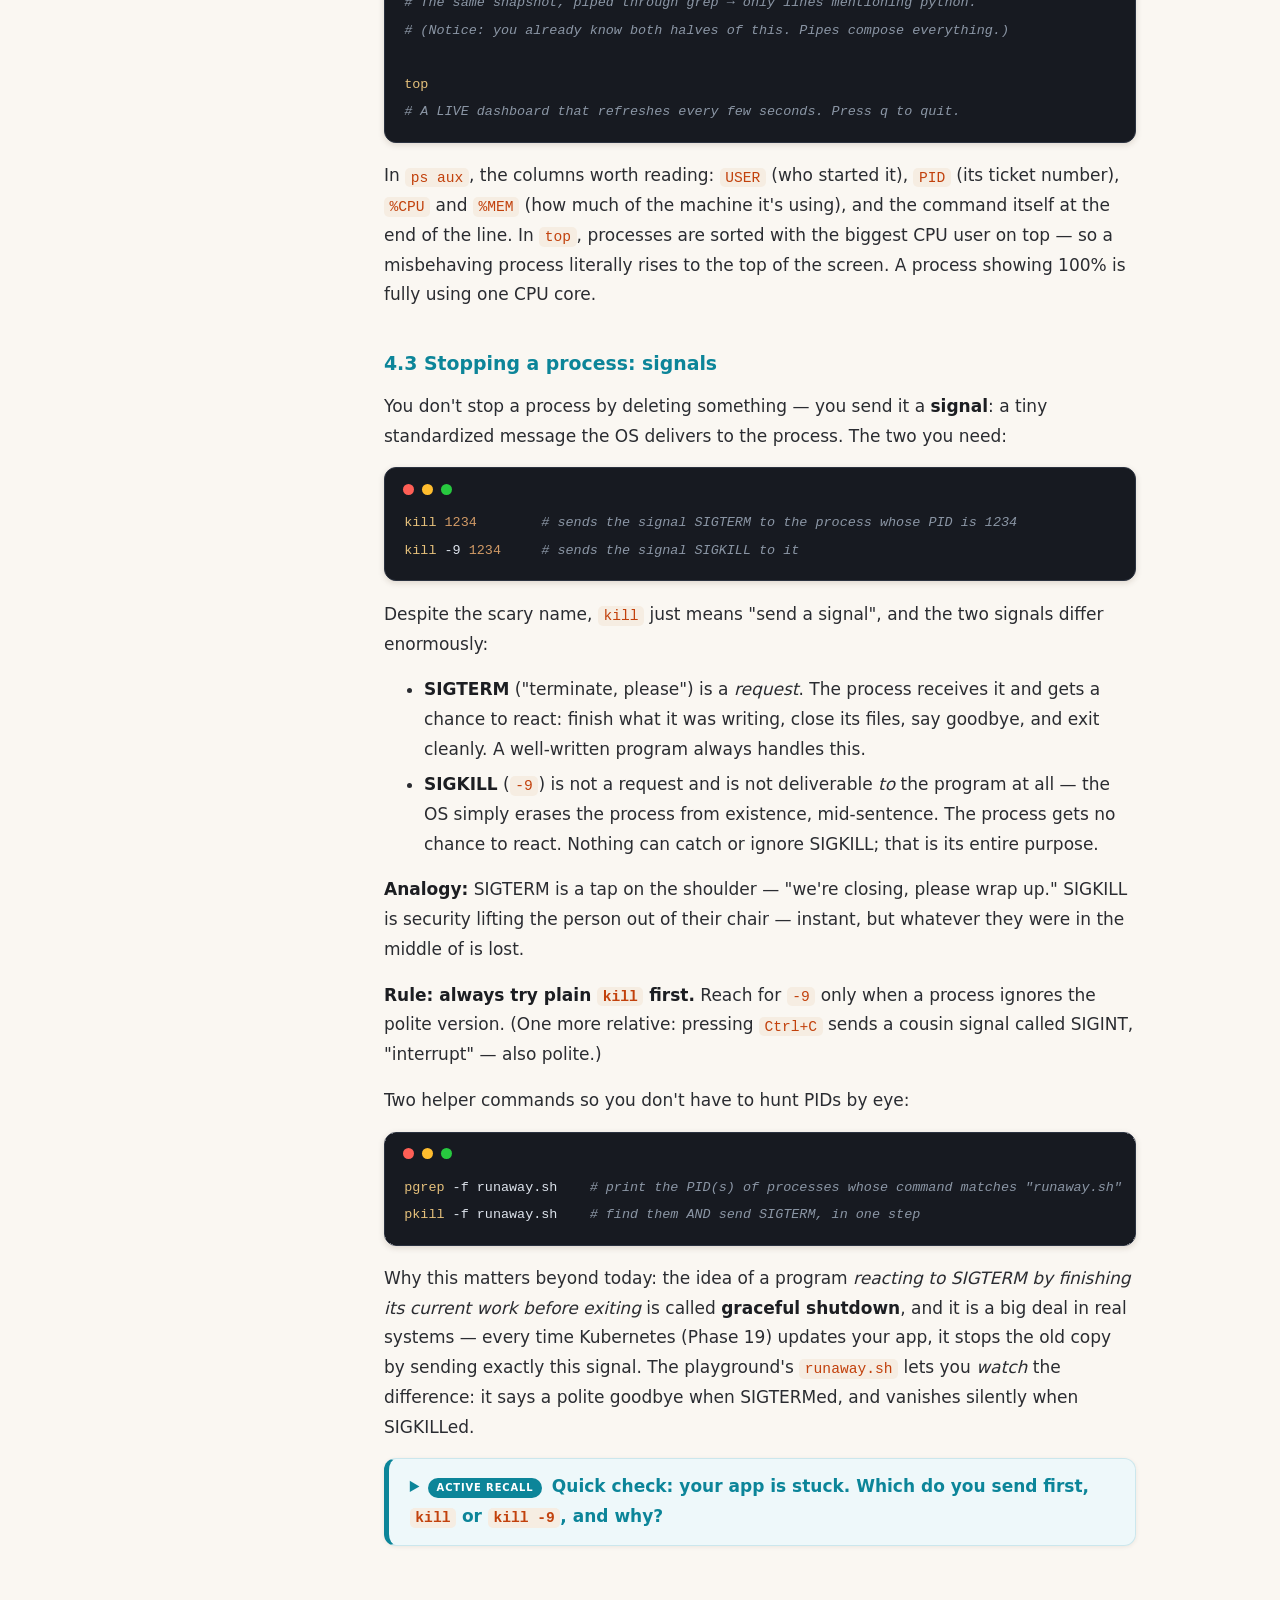
<file: concepts/phase-00-tools-of-the-trade/lesson.html>
<!DOCTYPE html>
<html lang="en">
<head>
<meta charset="utf-8">
<meta name="viewport" content="width=device-width, initial-scale=1">
<title>Phase 00 — Tools of the Trade: Linux &amp; Git</title>
<link rel="stylesheet" href="../assets/lesson.css">
</head>
<body>
<div class="page">

<aside class="toc">
  <div class="toc-inner">
    <p class="toc-phase">Phase 00</p>
    <nav>
      <a href="#s0">0. What you'll be able to do</a>
      <a href="#s1">1. Windows, and the Linux inside it</a>
      <a href="#s2">2. The terminal</a>
      <a href="#s3">3. Slicing text: grep, awk, sed</a>
      <a href="#s4">4. Processes</a>
      <a href="#s5">5. Talking to networks</a>
      <a href="#s6">6. Permissions</a>
      <a href="#s7">7. SSH, scp, rsync</a>
      <a href="#s8">8. cron</a>
      <a href="#s9">9. Shell scripting</a>
      <a href="#s10">10. Git from the inside out</a>
      <a href="#s11">11. The code — walkthrough</a>
      <a href="#s12">12. Run it &amp; watch the logs</a>
      <a href="#s13">13. Break it / observe it</a>
      <a href="#s14">14. Glossary</a>
      <a href="#s15">15. Challenges &amp; Questions</a>
    </nav>
    <div class="toc-bottom">
      <a class="nav-map" href="../index.html">↑ Course map</a>
      <a class="nav-card" href="../phase-01-how-a-computer-works/lesson.html">
        <span class="nav-label">Next · Phase 01 →</span>
        <span class="nav-title">How a Computer Actually Works</span>
      </a>
    </div>
  </div>
</aside>

<main>

<header class="lesson">
  <p class="kicker">LinkBoard · Part I — Bedrock</p>
  <h1>Phase 00 — Tools of the Trade: Linux &amp; Git</h1>
  <p class="covers"><strong>Covers:</strong> M23 (Linux), M28 (Git). <strong>Why this comes first:</strong> every phase after this one happens inside a terminal, and every phase ends with saving your work using Git. These two tools are the pencil and the notebook of the whole journey. If they feel comfortable, everything else gets easier.</p>
</header>

<div class="note">
  <span class="label">How to read this lesson</span>
  <p>Slowly, with a terminal open next to it. Every time you see a <strong>Try it now</strong> block, actually type it. Nothing in this lesson can damage your computer. If any sentence doesn't make sense, tell me — I will explain it again, more simply, in smaller pieces. That is the deal for this whole course.</p>
</div>

<h2 id="s0"><span class="secno">0.</span> What you'll be able to do by the end of this phase</h2>

<ul>
  <li>Open a terminal and feel at home: move around, look inside files, search them.</li>
  <li>Investigate a log file (a server's diary) using search-and-count tools.</li>
  <li>Find a misbehaving program on your machine and stop it.</li>
  <li>Understand what file permissions are and how to change them.</li>
  <li>Understand what SSH and cron are for.</li>
  <li>Read and write small shell scripts.</li>
  <li>Understand what Git actually does under the hood — not just which commands to type, but what happens when you type them.</li>
  <li>Put this project on GitHub with your first push.</li>
</ul>

<p><strong>Zero knowledge is assumed.</strong> If you already know a section, skim it — but don't skip the Git half; we go deeper than most tutorials ever do.</p>

<h2 id="s1"><span class="secno">1.</span> First, your machine: Windows, and the Linux inside it</h2>

<h3>1.1 What is an operating system? <span class="chip">CS fundamental</span></h3>

<p>Your computer is a box of parts: a chip that does calculations (the CPU), fast temporary memory (RAM), a disk that stores files, a network card. Here is the problem: none of these parts know how to work together. And when you run three programs at once, someone has to decide which program gets to use the CPU <em>right now</em>, which parts of memory belong to which program, and who is allowed to touch which file.</p>

<p>The program that makes all of those decisions is called the <strong>operating system</strong> (OS for short). It starts the moment you power on the computer, and it stays in charge until you shut down. Think of it as the <strong>building manager</strong> of the computer: programs are tenants, and the OS decides who gets which room (memory), who gets the elevator next (CPU time), and who is allowed into which office (files).</p>

<p>Windows is one operating system. macOS is another. <strong>Linux</strong> is a third one — and it is the one this course cares about most, for one simple reason: <strong>almost every server on the internet runs Linux.</strong> A "server" is just a computer whose job is to answer requests from other computers — when LinkBoard eventually runs "in the cloud", it will really be running on Linux machines in a big building somewhere. So we learn to speak Linux now.</p>

<p>(Why did Linux win the server world? It's free, anyone can inspect and fix its code, it runs for years without a restart, and it was designed from the start to be controlled remotely by typing text — no screen needed. Each of those reasons will make more sense as the course goes on.)</p>

<h3>1.2 How do we practice Linux on your Windows laptop?</h3>

<p>Windows 11 has a feature called <strong>WSL</strong>, which stands for <em>Windows Subsystem for Linux</em>. In plain words: <strong>a real Linux system running inside your Windows machine, at the same time as Windows.</strong> You open a terminal window, type <code>wsl</code>, and from that moment you are "inside Linux" — real Linux commands, real Linux behavior — without restarting your computer or buying a second one.</p>

<p><strong>Analogy:</strong> WSL is like a fully equipped workshop built inside your house. The house is Windows. The workshop is Linux. You walk in when you want to use its tools, and you walk out when you're done. One place where this analogy is <em>too</em> separate: the workshop can actually see your house's belongings — your Windows <code>D:\</code> drive appears inside Linux under the folder <code>/mnt/d/</code>. So you can work on the same project files from both sides.</p>

<p>We will install WSL in this phase's "Run it &amp; watch the logs" section (Part B). Two reasons it's worth doing now rather than later:</p>

<ol>
  <li>Some things in this phase (like <code>cron</code>, the task scheduler) only exist on real Linux — they can't be practiced on plain Windows.</li>
  <li><strong>Docker</strong>, a tool we adopt in Phase 9, runs on top of WSL on Windows anyway. Installing WSL now is an investment, not a detour.</li>
</ol>

<div class="note">
  <span class="label">Small fallback note</span>
  <p>When you installed Git on Windows, it came with a program called "Git Bash" — a mini terminal that imitates Linux. Most <em>text</em> commands in this lesson (<code>grep</code>, <code>ls</code>, <code>cat</code>) also work there. But the scheduler (<code>cron</code>) and the process tools don't. Use Git Bash in a pinch; use WSL for the full lesson.</p>
</div>

<h2 id="s2"><span class="secno">2.</span> The terminal: a conversation with the operating system</h2>

<h3>2.1 What a terminal actually is</h3>

<p>Before computers had mice, windows, and icons, people controlled them by <strong>typing sentences at them</strong>. That way of working never went away — in fact it is still how every server on the internet is managed, because servers don't have screens or mice attached. It is also, once you're used to it, <em>faster</em> and <em>more precise</em> than clicking.</p>

<p>Three words you'll hear constantly, and what each one means:</p>

<ul>
  <li>The <strong>terminal</strong> is the window you type into. Just the window — nothing more.</li>
  <li>The <strong>shell</strong> is the program listening on the other side of that window. It reads what you typed, runs it, and prints the answer back. On Linux the standard shell is called <strong>bash</strong>. (There are others, like <code>zsh</code> — same ideas, tiny differences.)</li>
  <li>The <strong>prompt</strong> is the short piece of text the shell prints when it is ready for your next command. It usually looks something like:</li>
</ul>

<pre><code>aiman@laptop:~$</code></pre>

<p>Reading it left to right: you are user <code>aiman</code>, on the machine <code>laptop</code>, currently standing in the folder <code>~</code> (we'll decode <code>~</code> in a moment), and the <code>$</code> means "I'm ready — type something."</p>

<p><strong>Analogy:</strong> the shell is an extremely literal-minded assistant standing at a counter. You state a command; it does <em>exactly</em> that — no more, no less, no guessing what you meant — and reports back. That literalness feels harsh in week one and becomes the thing you love by week three: it never surprises you.</p>

<h3>2.2 Anatomy of a command</h3>

<p>Here is a typical command. Don't run it yet — first let's read it:</p>

<pre><code>ls -l /var/log</code></pre>

<p>It has three parts:</p>

<ol>
  <li><code>ls</code> — the <strong>command</strong>: the name of a small program to run. <code>ls</code> is short for "list" — it lists the files in a folder.</li>
  <li><code>-l</code> — a <strong>flag</strong> (also called an <em>option</em>): a switch that changes how the command behaves. <code>-l</code> means "long format — show details, not just names." Flags start with one dash for short names (<code>-l</code>) or two dashes for long names (<code>--help</code>).</li>
  <li><code>/var/log</code> — an <strong>argument</strong>: the thing to operate on. Here, which folder to list.</li>
</ol>

<p>So the whole command reads as a sentence: <em>"List, in detail, the contents of the folder /var/log."</em></p>

<p>Two lifelines when you're lost, and they work for almost every command:</p>

<ul>
  <li><code>ls --help</code> — prints a short usage summary.</li>
  <li><code>man ls</code> — opens the full <strong>man</strong>ual page (press <code>q</code> to quit it).</li>
</ul>

<h3>2.3 The file system is a tree <span class="chip">CS fundamental</span></h3>

<p>Every file on the computer lives inside a folder; folders live inside other folders. If you drew that, you'd get a tree shape — one trunk, many branches. On Linux the trunk (the topmost folder) is written as a single slash: <code>/</code>, called the <strong>root</strong>. Everything on the machine lives somewhere under it:</p>

<figure class="fig">
  <svg viewBox="0 0 660 330" role="img" aria-label="The Linux file system as a tree rooted at slash, with system folders etc, var (containing log), tmp, and mnt (containing d) branching off, and your home folder home/aiman highlighted as yours.">
    <!-- connectors: main spine + elbows -->
    <line class="fig-edge" x1="58" y1="39" x2="58" y2="257"></line>
    <line class="fig-edge" x1="58" y1="59"  x2="94" y2="59"></line>
    <line class="fig-edge" x1="58" y1="125" x2="94" y2="125"></line>
    <line class="fig-edge" x1="58" y1="158" x2="94" y2="158"></line>
    <line class="fig-edge" x1="58" y1="224" x2="94" y2="224"></line>
    <line class="fig-edge" x1="58" y1="257" x2="94" y2="257"></line>
    <!-- sub-spines to depth-2 children -->
    <line class="fig-edge" x1="130" y1="72"  x2="130" y2="92"></line>
    <line class="fig-edge" x1="130" y1="92"  x2="166" y2="92"></line>
    <line class="fig-edge" x1="130" y1="171" x2="130" y2="191"></line>
    <line class="fig-edge" x1="130" y1="191" x2="166" y2="191"></line>
    <line class="fig-edge" x1="130" y1="270" x2="130" y2="290"></line>
    <line class="fig-edge" x1="130" y1="290" x2="166" y2="290"></line>

    <!-- root -->
    <rect class="fig-box" x="34" y="13" width="52" height="26" rx="6"></rect>
    <text class="fig-mono" x="60" y="31" text-anchor="middle">/</text>
    <text class="fig-t-sm" x="300" y="30" text-anchor="start">the root — the top of everything</text>

    <!-- home/ (depth 1) -->
    <rect class="fig-box" x="94" y="46" width="72" height="26" rx="6"></rect>
    <text class="fig-mono" x="130" y="64" text-anchor="middle">home/</text>
    <!-- aiman/ (depth 2, YOURS) -->
    <rect class="fig-box-you" x="166" y="79" width="96" height="26" rx="6"></rect>
    <text class="fig-mono" x="214" y="97" text-anchor="middle">aiman/</text>
    <text class="fig-t-sm" x="300" y="97" text-anchor="start">your personal folder (your “home”)</text>

    <!-- etc/ -->
    <rect class="fig-box" x="94" y="112" width="72" height="26" rx="6"></rect>
    <text class="fig-mono" x="130" y="130" text-anchor="middle">etc/</text>
    <text class="fig-t-sm" x="300" y="130" text-anchor="start">system configuration files</text>

    <!-- var/ -->
    <rect class="fig-box" x="94" y="145" width="72" height="26" rx="6"></rect>
    <text class="fig-mono" x="130" y="163" text-anchor="middle">var/</text>
    <!-- log/ -->
    <rect class="fig-box" x="166" y="178" width="80" height="26" rx="6"></rect>
    <text class="fig-mono" x="206" y="196" text-anchor="middle">log/</text>
    <text class="fig-t-sm" x="300" y="196" text-anchor="start">programs write their diaries (“logs”) here</text>

    <!-- tmp/ -->
    <rect class="fig-box" x="94" y="211" width="72" height="26" rx="6"></rect>
    <text class="fig-mono" x="130" y="229" text-anchor="middle">tmp/</text>
    <text class="fig-t-sm" x="300" y="229" text-anchor="start">scratch space; wiped on reboot</text>

    <!-- mnt/ -->
    <rect class="fig-box" x="94" y="244" width="72" height="26" rx="6"></rect>
    <text class="fig-mono" x="130" y="262" text-anchor="middle">mnt/</text>
    <!-- d/ (YOURS — Windows drive) -->
    <rect class="fig-box-you" x="166" y="277" width="64" height="26" rx="6"></rect>
    <text class="fig-mono" x="198" y="295" text-anchor="middle">d/</text>
    <text class="fig-t-sm" x="300" y="295" text-anchor="start">in WSL: your Windows D:\ drive appears here!</text>
  </svg>
  <figcaption><strong>Orange</strong> = the parts that are yours (your home folder <code>/home/aiman</code>, and your Windows <code>D:\</code> drive mounted at <code>/mnt/d</code>); <strong>neutral</strong> = system folders. Everything hangs off a single root, <code>/</code>. The <code>~</code> in your prompt is just a shortcut for your home folder.</figcaption>
</figure>

<p>The <code>~</code> you saw in the prompt is simply a shortcut meaning "my home folder" (<code>/home/aiman</code>).</p>

<p>A <strong>path</strong> is the written address of a file in this tree. There are two ways to write one:</p>

<ul>
  <li>An <strong>absolute path</strong> starts from the root and spells out the whole route: <code>/home/aiman/notes.txt</code>. It works no matter where you're standing.</li>
  <li>A <strong>relative path</strong> starts from <em>the folder you are currently in</em>: if you are standing in <code>/home/aiman</code>, then <code>notes.txt</code> means the same file.</li>
</ul>

<p>Two special names you'll use constantly: <code>.</code> means "the folder I'm standing in", and <code>..</code> means "the folder one level up from here."</p>

<h3>2.4 The everyday commands</h3>

<p>You will use these dozens of times a day. Read the table, then do the try-it-now below to make them real.</p>

<table>
  <tr><th>Command</th><th>Plain-language meaning</th></tr>
  <tr><td><code>pwd</code></td><td>"Where am I standing right now?" (print working directory)</td></tr>
  <tr><td><code>ls</code></td><td>"What's in this folder?" — <code>ls -l</code> adds details; <code>ls -a</code> also shows hidden files</td></tr>
  <tr><td><code>cd somewhere</code></td><td>"Walk into that folder." <code>cd ..</code> = go up one. <code>cd ~</code> = go home.</td></tr>
  <tr><td><code>mkdir name</code></td><td>"Make a new folder."</td></tr>
  <tr><td><code>cat file</code></td><td>"Print the whole file onto the screen."</td></tr>
  <tr><td><code>less file</code></td><td>"Open the file in a scrollable viewer" (arrow keys to move, <code>q</code> to quit).</td></tr>
  <tr><td><code>head -20 file</code></td><td>"Show me just the first 20 lines."</td></tr>
  <tr><td><code>tail -20 file</code></td><td>"Show me just the last 20 lines."</td></tr>
  <tr><td><code>cp a b</code></td><td>"Copy a, name the copy b."</td></tr>
  <tr><td><code>mv a b</code></td><td>"Move (or rename) a to b."</td></tr>
  <tr><td><code>rm file</code></td><td>"Delete the file." ⚠️ <strong>There is no recycle bin. Deleted is gone.</strong></td></tr>
  <tr><td><code>touch file</code></td><td>"Create an empty file with this name."</td></tr>
  <tr><td><code>echo hello</code></td><td>"Print the word hello." (Sounds useless; becomes essential in scripts.)</td></tr>
  <tr><td><code>history</code></td><td>"Show me the commands I've typed recently."</td></tr>
</table>

<p>About <strong>hidden files</strong>: on Linux, any file whose name starts with a dot — like <code>.gitignore</code> — is treated as "hidden", meaning <code>ls</code> doesn't show it unless you ask with <code>ls -a</code>. That's the entire mechanism. Nothing is secret about them; they're just tucked away to reduce clutter.</p>

<div class="tryit">
  <span class="label">🖥️ Try it now</span>
  <p>(In WSL, once it's installed — or in Git Bash meanwhile:)</p>
<pre><code>pwd                  <span class="c"># where am I?</span>
mkdir practice       <span class="c"># make a folder</span>
cd practice          <span class="c"># step into it</span>
echo "hello there" &gt; note.txt    <span class="c"># create a file containing one line (the &gt; is explained next!)</span>
cat note.txt         <span class="c"># read it back</span>
cd ..                <span class="c"># step back out</span>
rm practice/note.txt <span class="c"># delete the file</span>
rmdir practice       <span class="c"># delete the (now empty) folder</span></code></pre>
</div>

<h3>2.5 The superpower: pipes and redirection</h3>

<p>This section is the single most important idea in the Linux half of this lesson. Take it slowly.</p>

<p><strong>Step 1 — every program has three standard "hoses" attached.</strong></p>

<p>When any Linux program runs, the OS plugs three data hoses into it:</p>

<ul>
  <li><strong>stdin</strong> ("standard input") — the hose it <em>reads</em> from. Normally connected to your keyboard.</li>
  <li><strong>stdout</strong> ("standard output") — the hose its normal answers flow out of. Normally connected to your screen.</li>
  <li><strong>stderr</strong> ("standard error") — a <em>separate</em> hose just for complaints and error messages. Also connected to your screen by default — which is why output and errors look mixed together, even though they travel separately.</li>
</ul>

<p>Why have two output hoses instead of one? So that you can split them: send the useful output into a file, while errors still show on screen (or the other way around). You'll do exactly that below.</p>

<p><strong>Step 2 — redirection: point a hose at a file instead of the screen.</strong></p>

<p>The <code>&gt;</code> symbol means "send stdout into this file instead of the screen":</p>

<pre><code>echo "first line" &gt; diary.txt     <span class="c"># creates diary.txt containing that line</span>
echo "second line" &gt; diary.txt    <span class="c"># ⚠️ &gt; OVERWRITES — diary.txt now has ONLY this line</span>
echo "third line" &gt;&gt; diary.txt    <span class="c"># &gt;&gt; APPENDS — adds to the end, keeps what was there</span>
cat diary.txt                     <span class="c"># shows: second line, third line</span></code></pre>

<p>Remember the difference: one arrow <code>&gt;</code> replaces the file, two arrows <code>&gt;&gt;</code> add to the end of it.</p>

<p><strong>Step 3 — the hoses have numbers.</strong></p>

<p>The OS numbers the three hoses: stdin is <code>0</code>, stdout is <code>1</code>, stderr is <code>2</code>. Plain <code>&gt;</code> is actually shorthand for <code>1&gt;</code> ("redirect hose number 1"). Which means you can redirect the <em>error</em> hose specifically by writing <code>2&gt;</code>:</p>

<div class="tryit">
  <span class="label">🖥️ Try it now</span>
<pre><code>ls /nope
<span class="c"># ls complains: "cannot access '/nope': No such file or directory"</span>
<span class="c"># That complaint came out of hose 2 (stderr).</span>

ls /nope 2&gt; errors.txt
<span class="c"># Now the screen shows nothing — the complaint went into the file instead.</span>
cat errors.txt   <span class="c"># there it is</span></code></pre>
</div>

<p>One more spelling you will meet constantly in real commands: <code>2&gt;&amp;1</code>. Decoded piece by piece: <code>2&gt;</code> means "redirect hose 2 (errors)…", and <code>&amp;1</code> means "…into wherever hose 1 (normal output) is currently pointing." So:</p>

<pre><code>some_command &gt; everything.txt 2&gt;&amp;1
<span class="c"># stdout goes into the file, AND stderr is merged into the same file.</span>
<span class="c"># Translation: "capture absolutely everything this command says."</span></code></pre>

<p>We'll use exactly this in the cron exercise later, so the scheduler's silent-by-default runs leave evidence behind.</p>

<p><strong>Step 4 — pipes: plug one program's output hose into another program's input hose.</strong></p>

<p>The vertical bar <code>|</code> (called a <strong>pipe</strong>) connects the stdout of the command on its left to the stdin of the command on its right:</p>

<pre><code>cat server.log | grep ERROR | wc -l</code></pre>

<p>Read it left to right, like water flowing:</p>

<ol>
  <li><code>cat server.log</code> — pour the whole file out.</li>
  <li><code>| grep ERROR</code> — the pour flows into <code>grep</code>, which lets through <em>only</em> the lines containing "ERROR" (we meet grep properly in section 3).</li>
  <li><code>| wc -l</code> — those surviving lines flow into <code>wc -l</code>, which counts them.</li>
</ol>

<p>Final output: a single number — how many error lines the log contains.</p>

<p><strong>Analogy:</strong> an assembly line in a factory. Each worker (program) does ONE small job well, then passes the item down the belt. <code>grep</code> only filters. <code>sort</code> only sorts. <code>wc</code> only counts. The deep idea: <strong>ten small tools that can be freely combined are more powerful than one giant tool that can't.</strong> This has a name — the <strong>Unix philosophy</strong> — and here is a spoiler for the whole course: good system design is the same idea at a bigger scale. Small components, each doing one job, connected by clean interfaces.</p>

<div class="sim">
  <p class="sim-hint">The pretend command <code>ls /home /nope</code> produces one normal line (out of hose 1, stdout) and one error line (out of hose 2, stderr). Click each redirection and watch where the two lines end up. Don't miss the pipe — it holds a surprise.</p>
  <div class="sim-controls" id="sim1-controls">
    <button type="button" class="sim-btn active" data-mode="plain">ls /home /nope</button>
    <button type="button" class="sim-btn" data-mode="out">… &gt; out.txt</button>
    <button type="button" class="sim-btn" data-mode="err">… 2&gt; err.txt</button>
    <button type="button" class="sim-btn" data-mode="both">… &gt; out.txt 2&gt;&amp;1</button>
    <button type="button" class="sim-btn" data-mode="null">… 2&gt; /dev/null</button>
    <button type="button" class="sim-btn" data-mode="pipe">… | wc -l</button>
  </div>
  <div class="sim-console" id="sim1-out" aria-live="polite"></div>
  <p class="sim-note">This is a model of the mechanism, not a real shell. The real authority is your terminal: run <code>ls /home /nope</code> in WSL with each of these redirections and compare.</p>
</div>
<script>
(function () {
  var OUT = ["", "alice  bob"];
  var ERR = ["bad", "ls: cannot access '/nope': No such file or directory"];
  var NONE = [["skip", "(file not created)"]];
  var modes = {
    plain: { screen: [OUT, ERR], out: NONE, err: NONE,
             why: "no redirection: both hoses point at the screen, so output and error appear mixed together." },
    out:   { screen: [ERR], out: [OUT], err: NONE,
             why: "> points hose 1 (stdout) into out.txt. The error hose was not touched — it still hits the screen." },
    err:   { screen: [OUT], out: NONE, err: [ERR],
             why: "2> points hose 2 (stderr) into err.txt. Normal output still hits the screen." },
    both:  { screen: [["skip", "(nothing — total silence)"]], out: [OUT, ERR], err: NONE,
             why: "> points hose 1 at out.txt, then 2>&1 points hose 2 at wherever hose 1 goes. Everything captured." },
    null:  { screen: [OUT], out: NONE, err: NONE,
             why: "2> /dev/null pours the error hose down the discard chute. The complaint is gone forever." },
    pipe:  { screen: [ERR, ["hi", "1"]], out: NONE, err: NONE,
             why: "the pipe carries ONLY hose 1 into wc -l, which counts 1 line. Note the surprise: stderr BYPASSES the pipe and still hits your screen!" }
  };
  function esc(s) { return s.replace(/&/g, "&amp;").replace(/</g, "&lt;").replace(/>/g, "&gt;"); }
  function row(label, lines) {
    var pad = "         ";
    var html = "";
    for (var i = 0; i < lines.length; i++) {
      var name = (i === 0 ? (label + pad).slice(0, 9) : pad);
      var cls = lines[i][0];
      var txt = esc(lines[i][1]);
      html += name + "│ " + (cls ? '<span class="' + cls + '">' + txt + "</span>" : txt) + "\n";
    }
    return html;
  }
  function render(mode) {
    var m = modes[mode];
    document.getElementById("sim1-out").innerHTML =
      row("SCREEN", m.screen) + row("out.txt", m.out) + row("err.txt", m.err) +
      '\n<span class="hi">→ ' + esc(m.why) + "</span>";
  }
  var btns = document.querySelectorAll("#sim1-controls .sim-btn");
  for (var i = 0; i < btns.length; i++) {
    btns[i].addEventListener("click", function () {
      for (var j = 0; j < btns.length; j++) btns[j].className = "sim-btn";
      this.className = "sim-btn active";
      render(this.getAttribute("data-mode"));
    });
  }
  render("plain");
})();
</script>

<h2 id="s3"><span class="secno">3.</span> Slicing text: grep, awk, sed &amp; friends</h2>

<p>Why does a whole section of this course care about searching text files? Because <strong>servers narrate their lives into text files called logs</strong> — one line per event — and when something goes wrong at 2 a.m., the log is the witness you interrogate. Being fast at interrogating logs is <em>the</em> everyday superpower of people who run systems.</p>

<p>Our playground includes a script that generates a realistic fake web-server log for you, called <code>server.log</code>. Its lines look like this:</p>

<pre><code>2026-07-15 10:23:01 [INFO]  203.0.113.42  GET  /links   200  23ms
2026-07-15 10:23:04 [ERROR] 198.51.100.7  POST /links   500  812ms</code></pre>

<p>Let's read the first line out loud, column by column: <em>on July 15 at 10:23:01, an ordinary event (INFO = information, nothing wrong) — the visitor whose internet address is 203.0.113.42 asked to GET (fetch) the page called /links; the server answered with code 200 (which means "OK, here you go"), and the whole thing took 23 milliseconds.</em></p>

<p>Don't worry about what an IP address, GET, or code 200 <em>really</em> are — each gets its own full lesson in Phases 2 and 3. For today they are simply columns of text to practice on.</p>

<h3>3.1 <code>grep</code> — keep only the matching lines</h3>

<p>Plain words: <em>"show me only the lines that contain this text."</em> (The odd name is a historical abbreviation from the 1970s; just think "filter.")</p>

<pre><code>grep ERROR server.log        <span class="c"># only the lines containing ERROR</span>
grep -c ERROR server.log     <span class="c"># -c = don't show them, just Count them</span>
grep -v INFO server.log      <span class="c"># -v = inVert: lines that do NOT contain INFO</span>
grep -n 500 server.log       <span class="c"># -n = also show each line's Number in the file</span>
grep -i error server.log     <span class="c"># -i = ignore case: matches ERROR, error, Error</span></code></pre>

<p><code>grep</code> can also match <em>patterns</em> instead of exact text — "any number here", "starts with this" — using a mini-language called <strong>regular expressions</strong> (or <strong>regex</strong>). Example: <code>grep -E " 5[0-9][0-9] "</code> finds a space, then a 5, then any digit, then any digit, then a space — i.e. any status code from 500 to 599. Regex is deep; we'll pick up pieces only as we need them.</p>

<h3>3.2 <code>awk</code> — think in columns</h3>

<p>Plain words: <em>"treat each line as a row of columns, and let me pick and compute with the columns."</em></p>

<p><code>awk</code> automatically splits every line wherever there are spaces, and names the pieces <code>$1</code> (first column), <code>$2</code> (second), and so on. <code>$0</code> means the whole line. For our log file that gives us:</p>

<p><code>$1</code>=date, <code>$2</code>=time, <code>$3</code>=level, <code>$4</code>=IP address, <code>$5</code>=method, <code>$6</code>=path, <code>$7</code>=status code, <code>$8</code>=duration.</p>

<pre><code>awk '{print $6}' server.log
<span class="c"># For every line, print only column 6 → a long list of just the paths.</span>

awk '$7 == 500 {print $4, $6}' server.log
<span class="c"># The part before { } is a CONDITION: "only for lines where column 7 equals 500".</span>
<span class="c"># For those lines, print columns 4 and 6 → who hit an error, and on which page.</span>

awk '{sum += $8; n++} END {print sum/n " ms average"}' server.log
<span class="c"># This one runs a little calculation:</span>
<span class="c">#   for every line: add column 8 (the duration) into a running total called sum,</span>
<span class="c">#                   and add 1 to a counter called n;</span>
<span class="c">#   END means "after the last line": print the total divided by the count.</span>
<span class="c"># Result: the average response time of the whole log, in one command.</span>
<span class="c"># (Handy detail: when awk does math on "23ms" it just reads the number 23</span>
<span class="c">#  and ignores the letters.)</span></code></pre>

<p>That last command is a real production task — "what's our average response time?" — answered without opening a spreadsheet.</p>

<h3>3.3 <code>sed</code> — find &amp; replace, applied to a whole file</h3>

<p>Plain words: <em>"replace this text with that text, on every line."</em> The name means stream editor, but the only form you need for a long time is:</p>

<pre><code>sed 's/ERROR/PROBLEM/' server.log
<span class="c"># s/old/new/  → on each line, replace the FIRST "ERROR" with "PROBLEM".</span>
<span class="c"># This PRINTS the modified text to the screen. The file is NOT changed.</span>

sed 's/ERROR/PROBLEM/g' server.log
<span class="c"># the extra g ("global") → replace EVERY occurrence on each line, not just the first.</span>

sed -i 's/foo/bar/g' file.txt
<span class="c"># -i ("in place") → actually rewrite the file. Use with care; no undo.</span></code></pre>

<p>Memorize the shape <code>s/old/new/</code> — "substitute old with new" — and you know 90% of the <code>sed</code> used in real life.</p>

<h3>3.4 <code>sort</code>, <code>uniq</code>, <code>wc</code> — the counting crew</h3>

<p>Three tiny tools: <code>sort</code> puts lines in order, <code>uniq -c</code> collapses repeated neighboring lines and counts them, <code>wc -l</code> counts lines. Alone, each is boring. Piped together, they answer real questions:</p>

<pre><code>wc -l server.log
<span class="c"># How many lines = how many requests did the server handle?</span>

awk '{print $4}' server.log | sort | uniq -c | sort -rn | head -5</code></pre>

<p>That second pipeline is <em>the</em> classic — you will type variants of it for the rest of your career. Walk it slowly, stage by stage:</p>

<ol>
  <li><code>awk '{print $4}'</code> — reduce every line to just its IP address column.</li>
  <li><code>sort</code> — put identical IPs next to each other. (This step exists because <code>uniq</code> only merges <em>neighboring</em> duplicates — so we group them first.)</li>
  <li><code>uniq -c</code> — collapse each group into one line, prefixed with its count: <code>137 203.0.113.42</code>.</li>
  <li><code>sort -rn</code> — sort those lines as <strong>n</strong>umbers, <strong>r</strong>eversed (biggest first).</li>
  <li><code>head -5</code> — keep the top five.</li>
</ol>

<p>Translation of the whole thing: <em>"who are my top 5 visitors?"</em> Swap <code>$4</code> for <code>$6</code> and it becomes "top 5 most-requested pages." This one pattern answers top-anything questions forever.</p>

<h3>3.5 <code>find</code> — search for files (not inside them)</h3>

<p><code>grep</code> searches <em>inside</em> files. <code>find</code> searches <em>for</em> files, by name, type, age, size:</p>

<pre><code>find . -name "*.log"          <span class="c"># every file ending in .log, starting from here (.)</span>
find . -type d                <span class="c"># only directories (folders)</span>
find /var/log -mtime -1       <span class="c"># files modified within the last 1 day</span>
find . -name "*.tmp" -delete  <span class="c"># find AND delete — always run it WITHOUT -delete first, to see what would go</span></code></pre>

<h3>3.6 <code>tail -f</code> — watch a log grow, live</h3>

<p>You already know <code>tail file</code> shows the last lines of a file. Adding <code>-f</code> ("follow") changes its personality: it shows the last lines <em>and then keeps waiting</em>, printing every new line the moment it is added to the file.</p>

<pre><code>tail -f server.log</code></pre>

<p>This is how you watch a live server breathe. From <a href="../phase-02-internet-and-protocols/lesson.html">Phase 2</a> onward you'll often have two terminals open: one running the app, one following its log. To stop it, press <code>Ctrl+C</code> — and that's worth stating as a general rule: <strong><code>Ctrl+C</code> stops whatever program is currently running in your terminal.</strong></p>

<h2 id="s4"><span class="secno">4.</span> Processes: programs in motion</h2>

<h3>4.1 What a process is <span class="chip">CS fundamental</span></h3>

<p>A program sitting on your disk — <code>chrome.exe</code>, <code>python</code> — is just a file: a recipe, doing nothing. When you <em>run</em> it, the OS loads it into memory, gives it CPU time, and it starts actually doing things. A running instance of a program is called a <strong>process</strong>.</p>

<p>The recipe/dish distinction matters: open Chrome three times and you have ONE program but THREE processes — three separately running instances. The OS gives every process a unique ID number, its <strong>PID</strong> (process ID) — think of it as the ticket number the OS uses to refer to that specific running instance. (<a href="../phase-01-how-a-computer-works/lesson.html">Phase 1</a> goes much deeper into processes: threads, scheduling, what "using the CPU" physically means.)</p>

<h3>4.2 Seeing what's running</h3>

<pre><code><span class="fn">ps</span> aux
<span class="c"># A snapshot ("ps" = processes) of everything running right now, one line each.</span>

<span class="fn">ps</span> aux | <span class="fn">grep</span> python
<span class="c"># The same snapshot, piped through grep → only lines mentioning python.</span>
<span class="c"># (Notice: you already know both halves of this. Pipes compose everything.)</span>

<span class="fn">top</span>
<span class="c"># A LIVE dashboard that refreshes every few seconds. Press q to quit.</span></code></pre>

<p>In <code>ps aux</code>, the columns worth reading: <code>USER</code> (who started it), <code>PID</code> (its ticket number), <code>%CPU</code> and <code>%MEM</code> (how much of the machine it's using), and the command itself at the end of the line. In <code>top</code>, processes are sorted with the biggest CPU user on top — so a misbehaving process literally rises to the top of the screen. A process showing 100% is fully using one CPU core.</p>

<h3>4.3 Stopping a process: signals</h3>

<p>You don't stop a process by deleting something — you send it a <strong>signal</strong>: a tiny standardized message the OS delivers to the process. The two you need:</p>

<pre><code><span class="fn">kill</span> <span class="num">1234</span>        <span class="c"># sends the signal SIGTERM to the process whose PID is 1234</span>
<span class="fn">kill</span> -9 <span class="num">1234</span>     <span class="c"># sends the signal SIGKILL to it</span></code></pre>

<p>Despite the scary name, <code>kill</code> just means "send a signal", and the two signals differ enormously:</p>

<ul>
  <li><strong>SIGTERM</strong> ("terminate, please") is a <em>request</em>. The process receives it and gets a chance to react: finish what it was writing, close its files, say goodbye, and exit cleanly. A well-written program always handles this.</li>
  <li><strong>SIGKILL</strong> (<code>-9</code>) is not a request and is not deliverable <em>to</em> the program at all — the OS simply erases the process from existence, mid-sentence. The process gets no chance to react. Nothing can catch or ignore SIGKILL; that is its entire purpose.</li>
</ul>

<p><strong>Analogy:</strong> SIGTERM is a tap on the shoulder — "we're closing, please wrap up." SIGKILL is security lifting the person out of their chair — instant, but whatever they were in the middle of is lost.</p>

<p><strong>Rule: always try plain <code>kill</code> first.</strong> Reach for <code>-9</code> only when a process ignores the polite version. (One more relative: pressing <code>Ctrl+C</code> sends a cousin signal called SIGINT, "interrupt" — also polite.)</p>

<p>Two helper commands so you don't have to hunt PIDs by eye:</p>

<pre><code><span class="fn">pgrep</span> -f runaway.sh    <span class="c"># print the PID(s) of processes whose command matches "runaway.sh"</span>
<span class="fn">pkill</span> -f runaway.sh    <span class="c"># find them AND send SIGTERM, in one step</span></code></pre>

<p>Why this matters beyond today: the idea of a program <em>reacting to SIGTERM by finishing its current work before exiting</em> is called <strong>graceful shutdown</strong>, and it is a big deal in real systems — every time Kubernetes (Phase 19) updates your app, it stops the old copy by sending exactly this signal. The playground's <code>runaway.sh</code> lets you <em>watch</em> the difference: it says a polite goodbye when SIGTERMed, and vanishes silently when SIGKILLed.</p>

<details class="check">
  <summary>Quick check: your app is stuck. Which do you send first, <code>kill</code> or <code>kill -9</code>, and why?</summary>
  <p>Plain <code>kill</code> first (SIGTERM). It's a polite <em>request</em> that gives the program a chance to finish writing its files, close connections, and exit cleanly — a graceful shutdown. <code>kill -9</code> (SIGKILL) can't be caught or handled; the OS deletes the process mid-action, so anything it was half-way through writing is lost. Reach for <code>-9</code> only when the polite version is ignored. (This is exactly why <code>kill -9</code> on a database is dangerous — Challenge 6 at the end.)</p>
</details>

<h2 id="s5"><span class="secno">5.</span> Talking to networks (a first taste — Phase 2 covers this deeply)</h2>

<p>Two commands to meet today because we'll use them in every phase from here on:</p>

<p><strong><code>curl</code> — make a web request from the terminal.</strong> When your browser opens a page, it sends a request over the network and draws the response nicely. <code>curl</code> sends the same kind of request but shows you the raw, undecorated response — which is exactly what you want when learning or debugging.</p>

<pre><code>curl https://example.com      <span class="c"># fetch that page; print its raw HTML text</span>
curl -i https://example.com   <span class="c"># -i: also show the response HEADERS (the metadata that rides along)</span>
curl -v https://example.com   <span class="c"># -v (verbose): show the ENTIRE conversation, both directions</span></code></pre>

<p>From Phase 4 onward, <code>curl</code> is how you'll poke LinkBoard's API directly, no browser needed.</p>

<p><strong><code>dig</code> — look something up in the internet's phone book.</strong> Humans use names like <code>example.com</code>; computers actually connect to numeric addresses (IP addresses). The worldwide system that translates names into numbers is called <strong>DNS</strong>, and <code>dig example.com</code> performs one lookup and shows you the answer. The full story — who maintains the phone book, how answers get cached — is a highlight of <a href="../phase-02-internet-and-protocols/lesson.html">Phase 2</a>.</p>

<p>Also in the toolbox for later: <code>ping some-site.com</code> ("are you reachable, and how many milliseconds away?") and <code>ss -tlnp</code> ("which programs on <em>my</em> machine are currently listening for network connections?" — this becomes essential from Phase 2 on, e.g. to answer "is something already using port 8000?").</p>

<h2 id="s6"><span class="secno">6.</span> Permissions: who may do what to a file</h2>

<p>Every file on Linux carries a little rulebook: who owns it, and who may do what with it. <code>ls -l</code> shows the rulebook at the start of each line:</p>

<pre><code>-rwxr-xr--  1 aiman aiman  512 Jul 15 10:00 make_logs.sh</code></pre>

<p>Focus on that first block, <code>-rwxr-xr--</code>, and read it in four pieces:</p>

<ul>
  <li>The first character: <code>-</code> means "ordinary file", <code>d</code> would mean directory.</li>
  <li>Then three groups of three characters, each answering "may they <strong>r</strong>ead / <strong>w</strong>rite / e<strong>x</strong>ecute?" for a different audience:</li>
</ul>

<table>
  <tr><th>Characters</th><th>Who they apply to</th><th>Meaning in this example</th></tr>
  <tr><td><code>rwx</code></td><td>the file's <strong>owner</strong> (aiman)</td><td>may read it, change it, and run it</td></tr>
  <tr><td><code>r-x</code></td><td>the owner's <strong>group</strong></td><td>may read and run it, but not change it</td></tr>
  <tr><td><code>r--</code></td><td><strong>everyone else</strong></td><td>may only read it</td></tr>
</table>

<p>A <code>-</code> in any slot means "not allowed."</p>

<p>"Execute" (<code>x</code>) deserves a note: for a script or program it means "allowed to run it." A freshly created script is NOT executable — Linux makes you say so explicitly:</p>

<pre><code>chmod +x make_logs.sh    <span class="c"># chmod = "change mode" → add the execute permission</span>
./make_logs.sh           <span class="c"># now it runs</span></code></pre>

<p>(Why the <code>./</code> in front? For safety, the shell only auto-runs commands from a few trusted system folders. Writing <code>./make_logs.sh</code> says "run the one right <em>here</em>, in this folder — yes, I mean it.")</p>

<p><strong>The numbers you'll see everywhere (<code>chmod 755</code>):</strong> each three-character group can be written as one digit by adding up r=4, w=2, x=1. So:</p>

<ul>
  <li><code>rwx</code> = 4+2+1 = <code>7</code></li>
  <li><code>r-x</code> = 4+1 = <code>5</code></li>
  <li><code>r--</code> = 4 = <code>4</code></li>
  <li><code>---</code> = <code>0</code></li>
</ul>

<p><code>chmod 755 file</code> therefore means: owner may do everything (7), group may read+run (5), everyone else may read+run (5) — the standard setting for scripts. <code>chmod 600</code> means: owner may read+write (6), everyone else nothing (0) — the standard for secret files. (SSH, coming next, actually <em>refuses</em> to use a key file unless it's 600 — a nice example of a tool enforcing good hygiene.)</p>

<p>Two more commands in this family: <code>chown user file</code> changes who owns a file, and <code>sudo some-command</code> runs one command as <strong>root</strong> — the all-powerful administrator account (<strong>s</strong>uper <strong>u</strong>ser <strong>do</strong>). Linux asks for your password when you <code>sudo</code>, and a small jolt of caution every time you type it is healthy.</p>

<h2 id="s7"><span class="secno">7.</span> SSH, scp, rsync — working on machines you can't touch</h2>

<p>Real servers live in data centers you will never visit. So how do you type commands into them? <strong>SSH</strong> ("Secure Shell") gives you a terminal <em>on a remote machine</em>, over an encrypted connection:</p>

<pre><code>ssh aiman@some-server-address</code></pre>

<p>After that line, the prompt you see belongs to the <em>remote</em> machine — every command you type runs there, not on your laptop. Everything you've learned in this lesson works identically over SSH; that is a big part of why terminal skills matter.</p>

<p><strong>How SSH logs you in without a password — the key pair.</strong> This idea returns in Phase 7 (cryptography) and is used by GitHub, so let's get the picture right now. You generate a pair of mathematically linked files:</p>

<ul>
  <li>The <strong>public key</strong> works like a <em>padlock</em>. You can hand copies to anyone — you put one on each server you want access to (or upload it to GitHub). A padlock can only lock things; owning it grants nothing.</li>
  <li>The <strong>private key</strong> is the only key that opens that padlock. It stays on your machine, never leaves, never gets shared. (This is the file that must be <code>chmod 600</code>.)</li>
</ul>

<p>When you connect, the server snaps your padlock shut around a random challenge and says "open this." Only your private key can. You open it, identity proven — and no password ever traveled over the network at all.</p>

<p>Copying files rides on top of SSH:</p>

<ul>
  <li><code>scp report.txt aiman@server:/home/aiman/</code> — simple copy of a file to the remote machine. Copies the whole file every time.</li>
  <li><code>rsync -avz myfolder/ aiman@server:/backup/</code> — the smart mover: it compares both sides first and transfers <strong>only what changed</strong>. Run it twice in a row and the second run finishes almost instantly, because nothing changed.</li>
</ul>

<p>Tuck that rsync idea away: <em>"only ship the difference"</em> is a trick you will see again and again in system design — database replication, CDNs, Docker image layers all use a version of it.</p>

<p>We don't have a remote server yet, so SSH stays conceptual today (you may optionally create a key for GitHub in the setup; the HTTPS login works fine too). It becomes hands-on in the cloud phases.</p>

<h2 id="s8"><span class="secno">8.</span> cron — the machine's alarm clock</h2>

<p>Some work needs to happen on a schedule with no human present: "back up the database every night at 2 a.m.", "delete old temp files every hour." Linux's built-in scheduler for this is a background service called <strong>cron</strong>.</p>

<p>Each user has a personal schedule table, their <strong>crontab</strong> ("cron table"). Two commands manage it:</p>

<pre><code>crontab -l    <span class="c"># list my scheduled jobs</span>
crontab -e    <span class="c"># edit them (opens an editor)</span></code></pre>

<p>Each line of the table is: <strong>five time fields, then the command to run.</strong> The five fields, in order:</p>

<pre><code>┌───────── minute        (0–59)
│ ┌─────── hour          (0–23)
│ │ ┌───── day of month  (1–31)
│ │ │ ┌─── month         (1–12)
│ │ │ │ ┌─ day of week   (0–7; both 0 and 7 mean Sunday)
* * * * *   command-to-run</code></pre>

<p>A <code>*</code> in a field means "every." Examples, decoded:</p>

<ul>
  <li><code>* * * * *</code> — every minute of every hour of every day: run constantly.</li>
  <li><code>30 2 * * *</code> — at minute 30 of hour 2, every day: daily at 02:30.</li>
  <li><code>0 9 * * 1</code> — at 9:00, only when the weekday is 1: every Monday morning.</li>
</ul>

<p>(The website crontab.guru decodes any line you paste into it — handy while learning.)</p>

<p>Two famous gotchas — you will meet both in the exercise, on purpose:</p>

<ol>
  <li><strong>Cron runs your command in a stripped-down environment.</strong> The conveniences of your interactive shell (your current folder, your custom settings) are absent. The practical rule: <strong>always write absolute paths</strong> in crontab lines — both to the script and inside the script.</li>
  <li><strong>Cron is silent.</strong> Your job runs with no terminal attached; anything it prints simply evaporates unless you capture it. The practical rule: end the crontab line with <code>&gt;&gt; /some/file.log 2&gt;&amp;1</code> — which you can now decode yourself from section 2.5: <em>append normal output to the file, and merge the error hose into it too.</em> That file becomes your evidence.</li>
</ol>

<p>Why learn a 50-year-old scheduler? Because its ideas — and even its exact five-field syntax — live on inside every modern "run this on a schedule" system: GitHub Actions schedules (Phase 18), Kubernetes CronJobs (Phase 19), Airflow pipelines (Phase 23).</p>

<div class="note">
  <span class="label">WSL note</span>
  <p>WSL doesn't always start background services by itself. The run section includes the one command to start cron and the check to confirm it's alive.</p>
</div>

<h2 id="s9"><span class="secno">9.</span> Shell scripting: gluing commands into programs</h2>

<p>A shell script is nothing more mysterious than <strong>commands saved in a file, executed top to bottom</strong>. Anything you can type interactively can be scripted. Here is a tour of every feature used in the playground scripts — read it now, and the scripts will read like plain prose afterward.</p>

<pre><code>#!/usr/bin/env bash
<span class="c"># ↑ Line 1 of every script, called the "shebang". When you run the file,</span>
<span class="c">#   the OS reads this line to learn WHICH program should interpret the rest.</span>
<span class="c">#   This exact spelling means "find bash and use it."</span>

<span class="kw">set</span> -euo pipefail
<span class="c"># Three safety switches, worth putting in every script you ever write:</span>
<span class="c">#   -e            if any command fails, STOP the script immediately</span>
<span class="c">#                 (instead of blindly continuing into chaos)</span>
<span class="c">#   -u            using a variable that was never defined is an ERROR</span>
<span class="c">#                 (catches typos in variable names)</span>
<span class="c">#   -o pipefail   in a pipeline like a | b | c, if ANY stage fails the</span>
<span class="c">#                 whole pipeline counts as failed (normally only the last</span>
<span class="c">#                 stage's result matters — a surprising default)</span>

NAME=<span class="str">"LinkBoard"</span>        <span class="c"># a variable. IMPORTANT: no spaces around the = sign.</span>
<span class="fn">echo</span> <span class="str">"Hello from $NAME"</span> <span class="c"># read a variable with $. Double quotes: $ works inside.</span>
<span class="fn">echo</span> <span class="str">'Hello from $NAME'</span> <span class="c"># single quotes: everything is literal → prints $NAME as-is.</span>

TODAY=$(<span class="fn">date</span> +%F)
<span class="c"># $( ... ) is "command substitution": run the command inside the parentheses,</span>
<span class="c"># and use whatever it PRINTS as a value. Here: TODAY becomes e.g. 2026-07-16.</span>

<span class="kw">if</span> [ -f server.log ]; <span class="kw">then</span>     <span class="c"># [ ... ] is a test. -f asks "does this file exist?"</span>
  <span class="fn">echo</span> <span class="str">"the log exists"</span>
<span class="kw">else</span>
  <span class="fn">echo</span> <span class="str">"no log yet"</span>
<span class="kw">fi</span>

<span class="kw">for</span> i <span class="kw">in</span> <span class="num">1</span> <span class="num">2</span> <span class="num">3</span>; <span class="kw">do</span>             <span class="c"># a loop: runs the body once per item</span>
  <span class="fn">echo</span> <span class="str">"round $i"</span>
<span class="kw">done</span>

<span class="fn">greet</span>() {                      <span class="c"># a function: a named, reusable block</span>
  <span class="fn">echo</span> <span class="str">"hi, $1"</span>                <span class="c"># inside a function, $1 is its first argument</span>
}
<span class="fn">greet</span> <span class="str">"aiman"</span>                  <span class="c"># prints: hi, aiman</span></code></pre>

<div class="note">
  <span class="label">A note on the colours in code blocks</span>
  <p>Notice the block above is lightly colour-coded to help you scan it: <strong>keywords</strong> (<code>set</code>, <code>if</code>, <code>for</code>, <code>do</code>) in purple, <strong>command &amp; function names</strong> (<code>echo</code>, <code>date</code>, <code>greet</code>) in gold, <strong>"text strings"</strong> in green, <strong>numbers</strong> in amber, and <strong>comments</strong> in grey. The colours are only a reading aid — the code means exactly the same thing in black and white, and you never type them.</p>
</div>

<h3>9.1 Exit codes: how programs report success or failure <span class="chip">CS fundamental</span></h3>

<p>This small idea quietly powers a lot of what comes later in the course, so let's take it properly.</p>

<p>When any program finishes, it hands one final number back to the shell before disappearing. That number is called its <strong>exit code</strong>. The universal convention:</p>

<ul>
  <li><strong>0 means "success — everything went fine."</strong></li>
  <li><strong>Any other number (1–255) means "something went wrong."</strong> (Different numbers can encode different kinds of failure; what matters is zero vs not-zero.)</li>
</ul>

<p>Why report success as a <em>number</em> instead of a message? Because numbers can be checked <em>automatically by other programs</em>. A human can read "No such file or directory"; a script cannot — but a script can trivially check "was the exit code 0?"</p>

<p>The <span class="term" tabindex="0" data-def="The program that reads the commands you type and runs them; bash is the standard Linux shell.">shell</span> keeps the exit code of the most recent command in a special variable spelled <code>$?</code>.</p>

<div class="tryit">
  <span class="label">🖥️ Try it now</span>
<pre><code><span class="fn">ls</span> /home
<span class="fn">echo</span> $?        <span class="c"># prints 0 — ls succeeded</span>

<span class="fn">ls</span> /folder-that-does-not-exist
<span class="fn">echo</span> $?        <span class="c"># prints 2 — ls failed, and said so via its exit code</span></code></pre>
</div>

<p>Now connect this to things you've already seen — each of these is secretly built on exit codes:</p>

<ul>
  <li><strong><code>if</code> statements.</strong> That <code>[ -f server.log ]</code> from above? <code>[</code> is actually a program. It exits with 0 if the test is true and 1 if false — and <code>if</code> simply runs the <code>then</code> branch on exit code 0. <code>if</code> never "understands" your test; it only reads the number.</li>
  <li><strong><code>set -e</code>.</strong> Now you can state precisely what it does: "the moment any command exits with a non-zero code, stop the script."</li>
  <li><strong>The <code>&amp;&amp;</code> you'll see in git commands</strong> like <code>git add -A &amp;&amp; git commit -m "..."</code>: the <code>&amp;&amp;</code> means "run the second command <em>only if</em> the first exited with 0."</li>
  <li><strong>And later (Phase 18):</strong> your automated pipeline will decide whether to deploy LinkBoard by running the test suite and reading a single number — its exit code. Tests exit 0 → ship it. Tests exit non-zero → stop.</li>
</ul>

<p>One convention, used identically from a two-line script to a company's deployment system.</p>

<div class="realworld">
  <p>This tiny "0 means success" rule is the hinge that automated deployment swings on. When a company ships code, a machine (not a person) runs the test suite and looks at exactly one thing: the <strong>exit code</strong>. Zero → the change is allowed to go live. Non-zero → the pipeline halts and nobody ships. Interviewers love this because it reveals whether you understand that <em>tools compose through simple contracts</em>: <code>grep</code>, <code>make</code>, <code>pytest</code>, Docker, and a cloud deploy system all agree on the same one-number handshake. You'll wire up exactly this in <strong>Phase 18 (CI/CD)</strong>.</p>
</div>

<details class="check">
  <summary>Quick check: how does <code>if</code> decide whether to run its <code>then</code> branch?</summary>
  <p>It reads an <strong>exit code</strong> — nothing else. <code>if</code> runs the command after it (for <code>if [ -f x ]</code>, that command is the program <code>[</code>), and if that command exits with <strong>0</strong> it runs the <code>then</code> branch; any non-zero code sends it to <code>else</code>. <code>if</code> never "understands" the test — it only checks whether the number was zero. That's why <em>any</em> command can follow <code>if</code>, not just <code>[ … ]</code>.</p>
</details>

<h2 id="s10"><span class="secno">10.</span> Git from the inside out</h2>

<p>Most people learn Git as a list of spells to memorize: <code>add</code>, <code>commit</code>, <code>push</code>, and pray. We're going to do the opposite — understand the simple machine underneath, so every command becomes obvious instead of magic. This half of the lesson is the longest. Take breaks.</p>

<h3>10.1 The problem Git solves</h3>

<p>You've lived this problem: <code>essay_final.doc</code>, <code>essay_final_v2.doc</code>, <code>essay_FINAL_really_v3.doc</code>. Now scale it up to a software project: hundreds of files that change together, months of work, and questions like:</p>

<ul>
  <li>"It worked yesterday. <em>What changed?</em>"</li>
  <li>"Can I try a risky idea without endangering the working version?"</li>
  <li>"Can two people edit the project at the same time without overwriting each other?"</li>
  <li>"What did this file look like three months ago, and <em>why</em> was it changed?"</li>
</ul>

<p>A <strong>version control system</strong> is a tool that answers all of these by keeping <em>every</em> saved state of the project, forever, with labels, dates, and reasons. <strong>Git</strong>, written in 2005 by Linus Torvalds (the creator of Linux, to manage Linux's own development), is the version control system that won — it is effectively universal today. <strong>GitHub</strong> (which we set up in this phase) is a website that <em>hosts</em> Git projects online; Git is the tool, GitHub is a home for its output.</p>

<p>A Git-managed project folder is called a <strong>repository</strong> (or "repo"): your project files, plus a hidden folder named <code>.git/</code> where Git keeps the entire history. That hidden folder is the actual repository; your visible files are just the current working copy. We're going to look inside <code>.git/</code> with our own eyes before this lesson is over.</p>

<h3>10.2 Mental model #1: Git stores snapshots, not changes</h3>

<p>Question: when you "save a version" of your project, what should the tool actually record?</p>

<p>Intuition says: record the <em>changes</em> — "line 12 was edited, line 40 deleted." Git does something different, and it's the key to everything else:</p>

<blockquote><p><strong>Every commit is a complete snapshot of your entire project</strong> — every file, in full, as it looked at that moment.</p></blockquote>

<p><strong>Analogy:</strong> Git is a photographer with an infinite photo album. Every time you say "commit," it photographs your <em>whole desk</em> — not just the thing you moved — and files the photo in the album with a date and your note about it.</p>

<p>Your immediate objection is correct: "If every snapshot contains every file, doesn't the album become enormous? If I change one file out of a thousand, does Git store the other 999 again?!"</p>

<p>No — and the trick Git uses is genuinely beautiful. It needs one new concept first.</p>

<h4>What is a hash? <span class="chip">CS fundamental</span></h4>

<p>(This idea returns in Phases 4, 6, 7, 8 and 15, so it repays the next three minutes.)</p>

<p>A <strong>hash function</strong> is a little machine with one job: you feed it any data — a word, a file, a whole hard drive — and it outputs a short, fixed-length scramble of characters called a <strong>hash</strong> (or <em>fingerprint</em>, which is the better mental image). For example, feeding the text <code>hello</code> to the hash function Git uses produces:</p>

<pre><code>aaf4c61ddcc5e8a2dabede0f3b482cd9aea9434d</code></pre>

<p>Three properties make hashes useful, and all three matter to Git:</p>

<ol>
  <li><strong>Same input → always the same fingerprint.</strong> Hash <code>hello</code> tomorrow, on any computer on Earth, and you get exactly the string above.</li>
  <li><strong>Tiny change → completely different fingerprint.</strong> Hash <code>hellp</code> (one letter off) and you get a string that shares nothing with the one above. (You'll verify both of these yourself in the experiments section.)</li>
  <li><strong>One-way.</strong> From the fingerprint you cannot reconstruct the input, any more than you can reconstruct a person from a fingerprint.</li>
</ol>

<p>Now the trick. Git stores every piece of content in its album <strong>under its fingerprint, used as its filename.</strong> When you commit, Git fingerprints each file's content and checks: <em>"do I already have an object with this fingerprint in the album?"</em></p>

<ul>
  <li>Already there → <strong>don't store anything.</strong> The new snapshot just <em>points</em> to the existing object. (Property 1 guarantees this is safe: same fingerprint = same content.)</li>
  <li>Not there → store it once, under its fingerprint.</li>
</ul>

<p>So a snapshot of 1,000 files where one file changed stores exactly <strong>one</strong> new object plus a small updated table of contents. The other 999 entries point at objects the album already had. Full snapshots, almost no duplication. This scheme has a name — <strong>content-addressed storage</strong>: things are filed under <em>what they are</em> (their fingerprint) instead of under an arbitrary name.</p>

<p>Bonus you get for free: if a stored file is ever corrupted on disk, its content no longer matches the fingerprint it's filed under — so Git can detect the damage instantly.</p>

<h3>10.3 Mental model #2: the three areas (working directory, staging, repository)</h3>

<p>Between "I edited a file" and "it's saved in history forever" Git inserts one deliberate step. There are three places your work can be:</p>

<figure class="fig">
  <svg viewBox="0 0 660 170" role="img" aria-label="The three Git areas as a left-to-right pipeline: your working directory, then git add moves changes into the staging area, then git commit records them into the repository.">
    <defs>
      <marker id="git-arrow" viewBox="0 0 10 10" refX="8" refY="5" markerWidth="7" markerHeight="7" orient="auto-start-reverse">
        <path class="fig-arrow-hi" d="M0,0 L10,5 L0,10 z"></path>
      </marker>
    </defs>

    <!-- working directory (your files) -->
    <rect class="fig-box-you" x="18" y="40" width="150" height="60" rx="10"></rect>
    <text class="fig-t" x="93" y="66" text-anchor="middle">WORKING</text>
    <text class="fig-t" x="93" y="86" text-anchor="middle">DIRECTORY</text>
    <text class="fig-t-sm" x="93" y="124" text-anchor="middle">your actual files,</text>
    <text class="fig-t-sm" x="93" y="140" text-anchor="middle">edited freely</text>

    <!-- git add -->
    <text class="fig-mono" x="211" y="62" text-anchor="middle">git add</text>
    <line class="fig-edge-hi" x1="172" y1="70" x2="251" y2="70" marker-end="url(#git-arrow)"></line>

    <!-- staging area -->
    <rect class="fig-box" x="255" y="40" width="150" height="60" rx="10"></rect>
    <text class="fig-t" x="330" y="66" text-anchor="middle">STAGING</text>
    <text class="fig-t" x="330" y="86" text-anchor="middle">AREA</text>
    <text class="fig-t-sm" x="330" y="124" text-anchor="middle">exactly what the</text>
    <text class="fig-t-sm" x="330" y="140" text-anchor="middle">next commit includes</text>

    <!-- git commit -->
    <text class="fig-mono" x="448" y="62" text-anchor="middle">git commit</text>
    <line class="fig-edge-hi" x1="409" y1="70" x2="488" y2="70" marker-end="url(#git-arrow)"></line>

    <!-- repository -->
    <rect class="fig-box" x="492" y="40" width="150" height="60" rx="10"></rect>
    <text class="fig-t" x="567" y="76" text-anchor="middle">REPOSITORY</text>
    <text class="fig-t-sm" x="567" y="124" text-anchor="middle">permanent album of</text>
    <text class="fig-t-sm" x="567" y="140" text-anchor="middle">snapshots (.git/)</text>
  </svg>
  <figcaption><strong>Orange</strong> = your working directory (the files you own and edit); <strong>neutral</strong> = the staging area and repository that Git maintains. <code>git add</code> puts chosen changes on the "photo table"; <code>git commit</code> clicks the shutter, making them a permanent snapshot.</figcaption>
</figure>

<p><strong>Analogy, continuing the photographer:</strong> the working directory is your messy desk — work in progress, half-finished thoughts, everything. <code>git add</code> is you placing chosen items onto the photo table: "these are going in the next shot." The staging area <em>is</em> that photo table. <code>git commit</code> clicks the shutter: whatever was on the table becomes a permanent photo in the album, labeled with your message.</p>

<p>Why have a photo table at all? Why not photograph the whole desk every time? Because it lets each snapshot be a <em>curated, meaningful</em> unit. Suppose you fixed a bug in one file and also started an unrelated experiment in another. Stage and commit only the bug fix — "Fix login crash" — and leave the experiment on the desk for later. Each commit tells one story, which makes history readable.</p>

<p>The everyday loop you'll repeat for years:</p>

<pre><code><span class="c"># ...edit files...</span>
git status                      <span class="c"># "What's changed on my desk? What's on the photo table?"</span>
git diff                        <span class="c"># "Show me the exact edits I haven't staged yet."</span>
git add file1 file2             <span class="c"># put specific files on the table   (git add -A = everything)</span>
git commit -m "Fix login crash" <span class="c"># click the shutter, with a label</span>
git log --oneline               <span class="c"># flip through the album, one line per photo</span></code></pre>

<h3>10.4 Inside the album: blobs, trees, and commits</h3>

<p>Let's open the <code>.git/</code> folder conceptually. (Physically, you'll do it with the playground's <code>git_xray.sh</code> script right after your first commit.) Everything Git stores is one of three kinds of object — each filed under its fingerprint, as promised:</p>

<ol>
  <li>A <strong>blob</strong> holds <em>file content</em> — just the bytes inside a file. Notably, a blob does <strong>not</strong> know its own filename. Content only.</li>
  <li>A <strong>tree</strong> holds a <em>folder listing</em>: "this folder contains a file named README.md whose content is blob <code>a1b2c3...</code>, and a subfolder named project which is tree <code>d4e5f6...</code>". Trees are where filenames live.</li>
  <li>A <strong>commit</strong> is the <em>snapshot record</em>. It contains: the fingerprint of one tree (the top-level folder listing — from which the entire snapshot can be reached), your name and email, the date, your message — and one more thing that turns out to be crucial: <strong>the fingerprint of the previous commit</strong>, called its <strong>parent</strong>.</li>
</ol>

<p>That last field — the parent — is what turns isolated snapshots into <em>history</em>. Each commit points back at the commit that came before it, so the album is a chain:</p>

<figure class="fig">
  <svg viewBox="0 0 660 130" role="img" aria-label="Four commits in a row; each commit after the first points a parent arrow back to the commit before it, so history is a chain read newest-to-oldest by following parent pointers.">
    <defs>
      <marker id="commit-arrow" viewBox="0 0 10 10" refX="8" refY="5" markerWidth="8" markerHeight="8" orient="auto-start-reverse">
        <path class="fig-arrow-hi" d="M0,0 L10,5 L0,10 z"></path>
      </marker>
    </defs>

    <!-- commits -->
    <rect class="fig-box" x="20"  y="40" width="120" height="48" rx="10"></rect>
    <text class="fig-t-sm" x="80"  y="69" text-anchor="middle">first commit</text>
    <rect class="fig-box" x="200" y="40" width="120" height="48" rx="10"></rect>
    <text class="fig-t-sm" x="260" y="69" text-anchor="middle">second commit</text>
    <rect class="fig-box" x="380" y="40" width="120" height="48" rx="10"></rect>
    <text class="fig-t-sm" x="440" y="69" text-anchor="middle">third commit</text>
    <rect class="fig-box" x="540" y="40" width="112" height="48" rx="10"></rect>
    <text class="fig-t-sm" x="596" y="69" text-anchor="middle">fourth commit</text>

    <!-- parent pointers: each newer commit points back to its parent -->
    <line class="fig-edge-hi" x1="200" y1="64" x2="140" y2="64" marker-end="url(#commit-arrow)"></line>
    <line class="fig-edge-hi" x1="380" y1="64" x2="320" y2="64" marker-end="url(#commit-arrow)"></line>
    <line class="fig-edge-hi" x1="540" y1="64" x2="500" y2="64" marker-end="url(#commit-arrow)"></line>

    <text class="fig-t-hi" x="330" y="26" text-anchor="middle">each arrow means “my parent is…”</text>
  </svg>
  <figcaption>Each commit stores the fingerprint of the one before it — its <strong>parent</strong> (the orange arrows). To read history, Git starts at the newest commit and follows parent pointers backwards. This backward chain is what makes history tamper-evident.</figcaption>
</figure>

<p>Each arrow means "my parent is." To read history, Git starts at the newest commit and follows parent pointers backwards. (When branches enter the picture, the chain can fork into diverging paths and later rejoin — you'll see that shape in section 10.6.)</p>

<p><strong>One profound consequence — history is tamper-evident.</strong> Walk through it slowly:</p>

<ul>
  <li>A commit's fingerprint is computed over everything inside it — <em>including its parent's fingerprint.</em></li>
  <li>Now imagine someone secretly alters an old commit. Changed content → changed fingerprint (property 2 of hashes).</li>
  <li>But the <em>next</em> commit recorded the old fingerprint as its parent. That stored value no longer matches anything that exists. To hide the tampering, the next commit must be rewritten too — which changes <em>its</em> fingerprint — which breaks the one after it — and so on, all the way to the newest commit.</li>
</ul>

<p>In other words: <strong>you cannot quietly change the past.</strong> Any alteration to history is instantly visible, because every commit's fingerprint vouches for everything behind it. Keep this "chain where each link seals all previous links" picture; the same construction reappears as Kafka's log (Phase 11) and the database write-ahead log (Phase 15).</p>

<h3>10.5 Branches: what they are for, and what they actually are</h3>

<p><strong>The purpose first.</strong> You're building LinkBoard, and it works. You want to try a risky idea — say, a dark color scheme — without endangering the working version. What you want is a <em>parallel line of history</em>: keep committing your experiment over here, while the trusted version stays untouched over there. That parallel line is a <strong>branch</strong>. Every repository starts with one default branch, conventionally named <strong>main</strong>, and you create more whenever you want to work on something in isolation:</p>

<pre><code>git switch -c dark-mode   <span class="c"># -c = create a branch named dark-mode, and move onto it</span>
<span class="c"># ...edit, commit, edit, commit — main is completely unaffected...</span>
git switch main           <span class="c"># step back to the trusted version; your experiment waits</span></code></pre>

<p><strong>Now the mechanism — and it's simpler than you expect.</strong> Here's the question that reveals it: when you type <code>git switch main</code>, how does Git know which commit "main" refers to?</p>

<p>Answer: inside the <code>.git/</code> folder there is a folder of tiny text files, one per branch. The file for main is literally at <code>.git/refs/heads/main</code>, and its entire content is <strong>one line: the fingerprint of a commit.</strong></p>

<pre><code>$ cat .git/refs/heads/main
9fceb02c0d5fda1b2c3d4e5f6a7b8c9d0e1f2a3b</code></pre>

<p>That's the whole branch. Not a copy of your files, not a folder of history — a one-line file saying <em>"the branch named main currently means THIS commit."</em></p>

<p><strong>Analogy:</strong> the commits are pages in the photo album; a branch is a <strong>sticky note</strong> on one page, with a name written on it. The note for <code>main</code> is stuck on the newest trusted photo. The note for <code>dark-mode</code> is stuck wherever your experiment currently ends.</p>

<p>And here's the part that makes Git feel alive: <strong>when you commit, Git moves the sticky note for you.</strong> Say <code>main</code> points at a commit we'll call <code>snapshot-5</code>. You make a new commit. Git (a) creates <code>snapshot-6</code> with <code>snapshot-5</code> as its parent, and (b) rewrites that one-line file so <code>main</code> now points at <code>snapshot-6</code>. The sticky note slides forward to the newest page, automatically, every time.</p>

<p>This explains something that surprises people coming from other tools: creating a branch in Git is <em>instant and free</em>, no matter how big the project — because it just writes one 41-character line into a new tiny file. Nothing is copied. So make branches casually, for anything.</p>

<h3>10.6 HEAD: "you are here"</h3>

<p>One more sticky note and the picture is complete. With several branches in the album, Git needs to know <strong>which branch you are currently working on</strong> — so that when you commit, it knows <em>which</em> sticky note to move.</p>

<p>That's <strong>HEAD</strong>: a single special file (<code>.git/HEAD</code>) whose content is essentially "the current branch is main" (or dark-mode, or whatever). It's the <em>"you are here"</em> arrow on a mall map. <code>git switch dark-mode</code> does two things: points HEAD at the dark-mode note, and rearranges the files in your working directory to match the photo that note is stuck on.</p>

<p>Vocabulary check — you now know all three layers:</p>

<ul>
  <li><strong>commit</strong> = a photo (permanent snapshot),</li>
  <li><strong>branch</strong> = a named sticky note on some photo, which slides forward as you commit,</li>
  <li><strong>HEAD</strong> = the note marking which sticky note is currently <em>yours</em>.</li>
</ul>

<h3>10.7 Combining branches: merge vs rebase</h3>

<p><strong>The story.</strong> Monday morning: LinkBoard's <code>main</code> branch ends at some commit — call that commit <code>C</code> (we only name it so we can point at it in diagrams). You create the branch <code>dark-mode</code> and start working. By Wednesday you've made two commits on it — call them <code>X</code> and <code>Y</code>.</p>

<p>Meanwhile, <code>main</code> did not stand still: an urgent bug was fixed on it — whether by a teammate or by you, switching over for an afternoon — adding two commits to main, call them <code>D</code> and <code>E</code>.</p>

<p>Draw the album now (time flows left to right; each commit's parent is the commit to its left):</p>

<pre><code>A --- B --- C --- D --- E     <span class="hi">← the sticky note "main" is on E</span>
             \
              X --- Y         <span class="hi">← the sticky note "dark-mode" is on Y</span></code></pre>

<p>History has <strong>diverged</strong>: two lines of work grew out of commit <code>C</code>. The dark-mode work is done and you want main to include it. There are two ways to combine the lines, and the difference between them is one of Git's most discussed topics. Both start from the same picture above.</p>

<p><strong>Way 1: merge — tie the two lines together, honestly.</strong></p>

<pre><code>git switch main          <span class="c"># stand on main</span>
git merge dark-mode      <span class="c"># "bring dark-mode's work into main"</span></code></pre>

<p>Git creates one new commit — a <strong>merge commit</strong>, call it <code>M</code> — which is special in exactly one way: it has <strong>two parents</strong>, <code>E</code> and <code>Y</code>. It's the photo of the two lines joining:</p>

<pre><code>A --- B --- C --- D --- E --- M     <span class="hi">← main is now on M</span>
             \               /
              X --- Y ------          <span class="c">(dark-mode still points at Y)</span></code></pre>

<p>Merge's character: <strong>honest and safe.</strong> Every commit that ever existed is still there, untouched; the join itself is recorded as a fact ("these two lines met here"). The cost: after many merges, history looks like braided rope — lots of crossing lines — which can be harder to read.</p>

<p><strong>Way 2: rebase — replay your work on top of theirs, for a straight line.</strong></p>

<pre><code>git switch dark-mode     <span class="c"># stand on your branch</span>
git rebase main          <span class="c"># "re-apply my commits as if I had STARTED from main's tip"</span></code></pre>

<p>Git takes your commits <code>X</code> and <code>Y</code>, and <em>replays</em> them, one at a time, on top of <code>E</code> — as if you had started your work Wednesday from the current main instead of Monday's. The result is a straight line:</p>

<pre><code>A --- B --- C --- D --- E --- X' --- Y'     <span class="hi">← dark-mode now ends at Y'</span></code></pre>

<p>Notice the marks: <code>X'</code> and <code>Y'</code>, not <code>X</code> and <code>Y</code>. This is the crucial fine print. The replayed commits contain the same <em>edits</em>, but they are <strong>new commits with new fingerprints</strong> — necessarily so: a commit's fingerprint covers its parent, and <code>X'</code>'s parent is <code>E</code> where <code>X</code>'s parent was <code>C</code>. Different content → different fingerprint. <strong>Rebase does not move your commits; it re-creates them and abandons the originals.</strong></p>

<p>Rebase's character: <strong>tidy but revisionist.</strong> You get a clean, easy-to-read straight line — at the price of rewriting history to tell a story that didn't quite happen that way.</p>

<p><strong>The one iron rule that follows.</strong> Rewriting <em>your own private</em> commits is harmless. But suppose you had already <strong>pushed</strong> <code>X</code> and <code>Y</code> to GitHub, and someone else had already pulled them and built their own commits on top. Their work records <code>Y</code> as a parent. If you now rebase, <code>Y</code> is abandoned in favor of <code>Y'</code> — and their work sits on top of a commit that the branch no longer contains. Untangling that means manual repair on every affected person's machine. Hence the rule, worth memorizing verbatim:</p>

<blockquote><p><strong>Never rebase commits that have been pushed and that others may have built on.</strong> Rebase your private drafts freely; treat published history as permanent.</p></blockquote>

<p><strong>Either way: conflicts can happen.</strong> Whether merging or rebasing, if the two lines edited <em>the same lines of the same file</em> differently, Git stops and asks you — it refuses to guess which version you want. This is called a <strong>conflict</strong>, and despite its reputation it is not an error and nothing is broken. Git marks the disputed spot in the file like this:</p>

<pre><code>&lt;&lt;&lt;&lt;&lt;&lt;&lt; HEAD
the version from the branch you're on
=======
the version from the branch being brought in
&gt;&gt;&gt;&gt;&gt;&gt;&gt; dark-mode</code></pre>

<p>Your job: edit the file into whatever it <em>should</em> say (usually keeping one side, sometimes blending both), delete the three marker lines, then <code>git add</code> the file and continue (<code>git commit</code> for a merge, <code>git rebase --continue</code> for a rebase). That's the whole procedure.</p>

<div class="sim">
  <p class="sim-hint">This is the exact story from above: main is on E, dark-mode is on Y, history diverged at C. Run one command and watch what it does to the album — then Reset and run a different one. Compare merge and rebase side by side.</p>
  <div class="sim-controls" id="sim2-controls">
    <button type="button" class="sim-btn go" id="sim2-commit">git commit (on main)</button>
    <button type="button" class="sim-btn go" id="sim2-merge">git merge dark-mode</button>
    <button type="button" class="sim-btn go" id="sim2-rebase">git rebase main</button>
    <button type="button" class="sim-btn" id="sim2-reset">Reset</button>
  </div>
  <div class="sim-tree" id="sim2-tree"></div>
  <div class="sim-console" id="sim2-log" aria-live="polite"></div>
  <p class="sim-note">This is a model of the mechanism, not real Git. The real authority is your repository: try it with a throwaway branch and <code>git log --oneline --graph --all</code> after each step.</p>
</div>
<script>
(function () {
  var tree = document.getElementById("sim2-tree");
  var log = document.getElementById("sim2-log");
  var actions = [
    document.getElementById("sim2-commit"),
    document.getElementById("sim2-merge"),
    document.getElementById("sim2-rebase")
  ];
  var BASE =
    'A --- B --- C --- D --- E    <span class="t-ptr">← main</span> <span class="t-mark">(HEAD: you are here)</span>\n' +
    "             \\\n" +
    '              X --- Y        <span class="t-ptr">← dark-mode</span>';
  var STATES = {
    commit: {
      tree:
        'A --- B --- C --- D --- E --- <span class="t-new">F</span>    <span class="t-ptr">← main</span> <span class="t-mark">(HEAD)</span>\n' +
        "             \\\n" +
        '              X --- Y        <span class="t-ptr">← dark-mode</span>',
      log:
        '<span class="ok">created commit F</span> — parent: E (the commit main pointed at)\n' +
        '<span class="ok">moved the sticky note "main"</span> from E to F — automatically\n' +
        '<span class="hi">→ that is all a commit does: new snapshot + slide the current branch\'s note forward. dark-mode did not move.</span>'
    },
    merge: {
      tree:
        'A --- B --- C --- D --- E --- <span class="t-new">M</span>    <span class="t-ptr">← main</span> <span class="t-mark">(HEAD)</span>\n' +
        "             \\               /\n" +
        '              X --- Y -------        <span class="t-ptr">← dark-mode</span>',
      log:
        '<span class="ok">created merge commit M</span> — with <span class="hi">TWO parents: E and Y</span>\n' +
        '<span class="ok">moved "main"</span> onto M; dark-mode still points at Y\n' +
        '<span class="hi">→ honest and safe: every commit that ever existed is still there, and the join is recorded as a fact.</span>'
    },
    rebase: {
      tree:
        'A --- B --- C --- D --- E --- <span class="t-new">X\' --- Y\'</span>    <span class="t-ptr">← dark-mode</span> <span class="t-mark">(HEAD)</span>\n' +
        "             \\\n" +
        '              <span class="t-gone">X --- Y</span>        <span class="t-dim">(abandoned — no sticky note points here anymore)</span>',
      log:
        '(after git switch dark-mode)\n' +
        '<span class="ok">replayed X on top of E</span> as X\' — <span class="bad">a NEW commit with a NEW fingerprint</span> (its parent changed, so its fingerprint had to)\n' +
        '<span class="ok">replayed Y</span> as Y\' on top of X\'\n' +
        '<span class="bad">originals X and Y abandoned</span> — findable only via the reflog\n' +
        '<span class="hi">→ tidy straight line, but history was rewritten. If X and Y had been pushed and others built on them: the iron rule says never do this.</span>'
    }
  };
  function setDisabled(v) {
    for (var i = 0; i < actions.length; i++) actions[i].disabled = v;
  }
  function reset() {
    tree.innerHTML = BASE;
    log.innerHTML = '<span class="skip">(no command run yet — the album is as drawn in the story above)</span>';
    setDisabled(false);
  }
  function run(name) {
    tree.innerHTML = STATES[name].tree;
    log.innerHTML = STATES[name].log;
    setDisabled(true);
  }
  document.getElementById("sim2-commit").addEventListener("click", function () { run("commit"); });
  document.getElementById("sim2-merge").addEventListener("click", function () { run("merge"); });
  document.getElementById("sim2-rebase").addEventListener("click", function () { run("rebase"); });
  document.getElementById("sim2-reset").addEventListener("click", reset);
  reset();
})();
</script>

<h3>10.8 The rescue kit: cherry-pick, bisect, reflog</h3>

<p>Three tools you'll rarely use — and be <em>very</em> glad to know when the day comes. A story for each.</p>

<p><strong><code>git cherry-pick</code> — copy one commit from another branch.</strong><br>
The situation: your big <code>dark-mode</code> branch is half-finished — not ready to merge. But one commit in the middle of it happens to fix a bug that <code>main</code> needs <em>today</em>. You don't want the whole branch; you want that one photo.</p>

<pre><code>git switch main
git cherry-pick &lt;fingerprint-of-that-one-commit&gt;</code></pre>

<p>Git re-applies just that commit's changes onto main, as a new commit. (You find the fingerprint with <code>git log dark-mode --oneline</code> — the short code at the start of each line.)</p>

<p><strong><code>git bisect</code> — find which commit broke things, fast.</strong><br>
The situation: a feature worked a month ago. It's broken today. Three hundred commits happened in between, and you have no idea which one is guilty. Checking all 300 one by one would take days.</p>

<p>First, a tiny detour that's a genuine CS fundamental <span class="chip">CS fundamental</span>: <strong>binary search.</strong> Think of the guessing game "I'm thinking of a number between 1 and 100." You don't guess 1, 2, 3… You guess 50. "Too low." Now you know it's in 51–100 — <em>half the possibilities eliminated by one question.</em> Guess 75, halve again. Any number in 1–100 falls in at most 7 guesses. Halving is devastatingly efficient: each question removes half of whatever remains, so even 300 suspects need only about 9 questions (versus 300 one-by-one checks). Remember this trick — it is the exact reason database indexes are fast, in Phase 6.</p>

<p><code>git bisect</code> plays that game against your history. You tell it one commit where things worked and one where they're broken:</p>

<pre><code>git bisect start
git bisect bad                      <span class="c"># the current commit is broken</span>
git bisect good &lt;old-fingerprint&gt;   <span class="c"># this old one was fine</span></code></pre>

<p>Git checks out the commit <em>halfway between them</em> and asks: does it work? You test, answer <code>git bisect good</code> or <code>git bisect bad</code>, and Git halves the range again. Nine or so rounds later it announces the exact commit that introduced the bug. (<code>git bisect reset</code> returns you to the present.)</p>

<p><strong><code>git reflog</code> — the safety net under the safety net.</strong><br>
First, understand how a commit can <em>seem</em> lost. Remember: a branch is a sticky note pointing at a commit, and you find history by starting from sticky notes and walking parent pointers backward. Now suppose you delete the branch <code>dark-mode</code>. The commits <code>X</code> and <code>Y</code> still physically exist in the album — deleting a branch only peels off the sticky note — but <strong>no note points at them anymore</strong>, so no ordinary command will show them to you. They are photos with no bookmark: present, but unfindable. The same "orphaning" happens to the original <code>X</code> and <code>Y</code> after a rebase, or to a commit you dropped with a careless reset.</p>

<p>Here's the rescue: <strong>Git keeps a private diary of every place HEAD has pointed.</strong> Every commit, every branch switch, every merge, rebase, or reset — each one adds a line to this diary: "HEAD moved from here to there, because of this command." The diary is called the <strong>reflog</strong> ("reference log"), and:</p>

<pre><code>git reflog</code></pre>

<p>prints it, newest first, with a fingerprint on every line. So after almost any disaster, the recovery recipe is the same three steps:</p>

<ol>
  <li><code>git reflog</code> — find the line from <em>just before</em> things went wrong.</li>
  <li>Copy the fingerprint on that line.</li>
  <li><code>git switch -c rescue &lt;fingerprint&gt;</code> — stick a brand-new sticky note on that photo. Everything reachable from it is instantly "found" again.</li>
</ol>

<p>The takeaway, and it should genuinely lower your shoulders: <strong>in Git, almost nothing you have ever committed can be truly lost.</strong> Uncommitted work has no such protection — which turns into practical advice: <em>commit early, commit often.</em> Commits are save points, and they're free.</p>

<h3>10.9 Remotes and GitHub: taking history online</h3>

<p>Everything so far happened inside <code>.git/</code> on your machine. A <strong>remote</strong> is simply <em>another copy of the repository, somewhere else</em> — typically on a hosting service like <strong>GitHub</strong>. Having a remote gives you: an offsite backup, a way to work from multiple machines, and (later) a way to collaborate.</p>

<p>The four verbs between you and a remote:</p>

<ul>
  <li><code>git clone &lt;url&gt;</code> — "copy that whole remote repository onto my machine" (done once, at the start; you won't need it since your repo starts locally).</li>
  <li><code>git push</code> — "send my new commits <em>up</em> to the remote."</li>
  <li><code>git fetch</code> — "download any new commits <em>from</em> the remote, but don't touch my working files yet — just let me look."</li>
  <li><code>git pull</code> — fetch <strong>and</strong> immediately merge what arrived into my current branch. (Literally: pull = fetch + merge.)</li>
</ul>

<p>Your repository keeps a little address book of remotes, each under a nickname. The conventional nickname for your primary remote is <strong><code>origin</code></strong> — when you run <code>git remote add origin &lt;url&gt;</code> in the setup steps, you are writing exactly one address-book entry: "origin means this URL."</p>

<p>One flag to decode in advance, because you'll type it in Part A: the first push is <code>git push -u origin main</code>, meaning "push my branch main to the remote origin — and (<code>-u</code>) remember this pairing." After that one time, plain <code>git push</code> knows where to go.</p>

<p>In this course, <strong>every phase ends with a push</strong>, so GitHub will hold the complete story of the project — and any machine anywhere can pick it up and resume.</p>

<h3>10.10 How teams use branches, and what version numbers mean</h3>

<p>Two short cultural notes to round out Git — no mechanics here, just the vocabulary you'll encounter.</p>

<p><strong>Branching workflows.</strong> Teams need a convention for <em>how</em> branches flow together. Two famous schools:</p>

<ul>
  <li><strong>GitFlow:</strong> a formal system with a long-lived <code>develop</code> branch where work accumulates, plus dedicated <code>release/</code> and <code>hotfix/</code> branches feeding a ceremonial <code>main</code>. Suits software shipped in versions — mobile apps, desktop programs — where "release 2.4" is an event.</li>
  <li><strong>Trunk-based development:</strong> everyone merges small changes into <code>main</code> (the "trunk") quickly — daily or faster. Unfinished features are hidden behind switches in the code ("feature flags", Phase 18) rather than parked on long-lived branches. Suits web services that deploy continuously — which is what LinkBoard is, so this is the style we'll practice: short branches, frequent merges into main.</li>
</ul>

<p><strong>Semantic versioning ("semver").</strong> You'll soon depend on other people's software libraries, each with a version like <code>2.4.1</code>. Those three numbers are a message, read as <code>MAJOR.MINOR.PATCH</code>:</p>

<ul>
  <li><strong>PATCH</strong> bump (2.4.1 → 2.4.2): bug fixes only. Upgrading is safe.</li>
  <li><strong>MINOR</strong> bump (2.4.1 → 2.5.0): new features, but nothing existing breaks. Upgrading is safe.</li>
  <li><strong>MAJOR</strong> bump (2.4.1 → 3.0.0): <strong>breaking changes</strong> — things that worked before may now behave differently or be gone. Upgrading requires reading the release notes and possibly changing your code.</li>
</ul>

<p>One glance at which number moved answers "is this upgrade dangerous?" — you'll use this reading constantly from Phase 4 onward.</p>

<h2 id="s11"><span class="secno">11.</span> The code I wrote for you — walkthrough</h2>

<p>Everything lives in <code>playground/</code>. Each file is heavily commented — <strong>the comments are part of the lesson; read every file top to bottom.</strong></p>

<table>
  <tr><th>File</th><th>What it's for</th></tr>
  <tr><td><code>make_logs.sh</code></td><td>Generates <code>server.log</code> — ~800 lines of realistic fake web traffic, with three planted mysteries (an error burst, one suspicious visitor, one slow page) for you to uncover with grep/awk/sed.</td></tr>
  <tr><td><code>exercises.md</code></td><td>The guided hunt: 12 investigation tasks against <code>server.log</code>, each with a collapsible answer.</td></tr>
  <tr><td><code>runaway.sh</code></td><td>Deliberately hogs a CPU core so you can practice the full hunt-and-stop workflow with <code>top</code>, <code>pgrep</code>, <code>kill</code> — and see graceful shutdown vs SIGKILL with your own eyes.</td></tr>
  <tr><td><code>heartbeat.sh</code></td><td>A tiny script that appends one time-stamped line per run — your cron exercise target.</td></tr>
  <tr><td><code>git_xray.sh</code></td><td>Run after your first commit: it opens <code>.git/</code> and shows you the actual commit, tree, and blob objects, and the one-line branch file — section 10, made physical.</td></tr>
</table>

<p>Things to notice as you read them:</p>

<ul>
  <li>Every script starts with the shebang line and <code>set -euo pipefail</code> (section 9 — you can now decode all four words).</li>
  <li>Every script <strong>narrates what it is doing</strong> in <code>[STEP]</code>-style output lines. This is the "logging as a teaching tool" habit the whole course uses, and it starts here.</li>
  <li><code>make_logs.sh</code> seeds its random generator (<code>RANDOM=42</code>) so that everyone who runs it gets nearly the same file — meaning the expected outputs I quote will closely match what you actually see.</li>
</ul>

<h2 id="s12"><span class="secno">12.</span> Run it &amp; watch the logs</h2>

<div class="note">
  <span class="label">Our contract, restated</span>
  <p><strong>You</strong> run everything; I never do. Work the parts in order, and paste anything surprising back to me — interpreting output together is part of the course. <strong>Part A (git init / GitHub / first push) was given in the chat — do that first if you haven't.</strong> Then continue here.</p>
</div>

<h3>Part B — one-time: install WSL (your Linux)</h3>

<p>Open <strong>PowerShell as Administrator</strong> (right-click the Start button → "Terminal (Admin)"), then:</p>

<pre><code>wsl --install</code></pre>

<p><em>What it does:</em> installs WSL together with Ubuntu Linux (the most popular beginner-friendly Linux flavor).<br>
<strong>Expect:</strong> download/progress messages, then a request to <strong>restart your computer</strong>. After the restart, an Ubuntu window opens on its own and asks you to choose a Linux username and password. This account is separate from Windows; the password is what <code>sudo</code> will ask for. <strong>Success looks like:</strong> a prompt such as <code>aiman@YOURPC:~$</code>.<br>
<strong>If it says WSL is already installed:</strong> run <code>wsl --install -d Ubuntu</code> to add Ubuntu, or just type <code>wsl</code> to enter it.<br>
<strong>If you see an error about virtualization:</strong> it may be disabled in your machine's firmware — paste me the exact message and we'll fix it together.</p>

<p>From here on, "in Linux" means: open Windows Terminal → type <code>wsl</code> → Enter (or open the "Ubuntu" app from the Start menu).</p>

<h3>Part C — enter the playground</h3>

<pre><code>cd /mnt/d/Projects/linkboard/concepts/phase-00-tools-of-the-trade/playground
ls -l</code></pre>

<p><em>What it does:</em> walks to the playground folder — note the path: this is your Windows <code>D:\Projects\linkboard</code>, seen from inside Linux via <code>/mnt/d/</code> — and lists it in long format.<br>
<strong>Expect:</strong> the five files from section 11. Look at the permissions column (section 6): the <code>.sh</code> files likely show <strong>no <code>x</code></strong> yet — they aren't executable until you say so:</p>

<pre><code>chmod +x make_logs.sh runaway.sh heartbeat.sh git_xray.sh
ls -l</code></pre>

<p><strong>Expect:</strong> <code>x</code> appearing in the permission blocks, e.g. <code>-rwxr-xr-x</code>.</p>

<h3>Part D — generate the log file and start the hunt</h3>

<pre><code>./make_logs.sh</code></pre>

<p><strong>Expect (annotated):</strong></p>

<pre><code>[STEP] Generating fake web-server traffic into server.log ...
[STEP] Planting an ERROR burst around 11:42 ...           <span class="c">← you'll find this with grep</span>
[STEP] Planting a suspicious IP (198.51.100.66) ...       <span class="c">← and this with the top-5 pipeline</span>
[STEP] Planting a slow endpoint (/search) ...             <span class="c">← and this with awk arithmetic</span>
[DONE] Wrote 800 lines to server.log — happy hunting. Open exercises.md next.</code></pre>

<p><strong>Success check:</strong> <code>wc -l server.log</code> prints roughly 800.<br>
<strong>Failure signs:</strong> <code>Permission denied</code> → the chmod step was skipped. <code>bad interpreter: /bin/bash^M</code> → Windows-style line endings crept into the file; the fix is one command (<code>sed -i 's/\r$//' *.sh</code> — and you can now read it: "strip a trailing \r character from every line, in place") and our <code>.gitattributes</code> file prevents it from recurring.</p>

<p>Then open <strong><code>exercises.md</code></strong> and work the 12 hunts. Genuinely try each one in the terminal before expanding its answer. This is the heart of the Linux half — give it an unhurried hour.</p>

<h3>Part E — the runaway process</h3>

<p>Open <strong>two</strong> WSL terminals side by side.</p>

<p><strong>Terminal 1:</strong></p>

<pre><code>./runaway.sh</code></pre>

<p><strong>Expect:</strong> <code>[RUNAWAY] I am PID 12345 and I am about to waste CPU in a busy loop.</code> — followed by silence (it's busy!). Your PID number will differ.</p>

<p><strong>Terminal 2:</strong></p>

<pre><code>top                      <span class="c"># the culprit sits at the very top: ~100% CPU, command "runaway.sh".</span>
                         <span class="c"># Note its PID, press q to quit top.</span>
pgrep -f runaway.sh      <span class="c"># confirms: the same PID, found by name</span>
kill &lt;PID&gt;               <span class="c"># the polite request — SIGTERM (section 4.3)</span></code></pre>

<p><strong>Expect:</strong> Terminal 1 prints <code>[RUNAWAY] Caught SIGTERM — cleaning up politely. Goodbye.</code> and exits. That is graceful shutdown, live. Now run it once more — and this time use <code>kill -9 &lt;PID&gt;</code>. <strong>Expect:</strong> Terminal 1 just shows <code>Killed</code>. No goodbye, no cleanup — the process never saw it coming. You have now <em>seen</em> the entire content of section 4.3.</p>

<h3>Part F — cron heartbeat</h3>

<pre><code>sudo service cron start</code></pre>

<p><em>What it does:</em> starts the cron scheduler service (WSL doesn't auto-start services). <strong>Expect:</strong> <code>Starting periodic command scheduler cron</code> — or a note that it's already running. Either is fine.</p>

<pre><code>crontab -e</code></pre>

<p><em>What it does:</em> opens your personal schedule table in an editor. First time, it asks which editor — <strong>choose nano</strong> (the easiest). Add this line at the bottom (adjust the path only if your repo lives elsewhere), then save and exit nano with: <code>Ctrl+O</code>, <code>Enter</code>, <code>Ctrl+X</code>:</p>

<pre><code>* * * * * /mnt/d/Projects/linkboard/concepts/phase-00-tools-of-the-trade/playground/heartbeat.sh &gt;&gt; /tmp/heartbeat.log 2&gt;&amp;1</code></pre>

<p>You can decode every piece of that line yourself now: five stars = "every minute" (section 8); the absolute path = cron's stripped-down environment rule; <code>&gt;&gt; ... 2&gt;&amp;1</code> = "append everything it says, output and errors both, to this file" (section 2.5). Now watch the evidence arrive:</p>

<pre><code>tail -f /tmp/heartbeat.log</code></pre>

<p><strong>Expect:</strong> within at most 60 seconds, lines begin appearing:</p>

<pre><code>[HEARTBEAT] 2026-07-16 18:42:01 — cron ran me. Beat #1
[HEARTBEAT] 2026-07-16 18:43:01 — cron ran me. Beat #2</code></pre>

<p>Each line proves the full chain: cron woke up on schedule → ran your script with no terminal attached → your redirection captured what it printed. After two or three beats, press <code>Ctrl+C</code>, then <strong>remove the job</strong> so it doesn't beat forever: <code>crontab -e</code>, delete the line, save.<br>
<strong>Failure signs:</strong> nothing after 2+ minutes → check <code>service cron status</code> (is it running?) and re-check the path in the crontab line character by character (a wrong path inside silent cron is <em>the</em> classic failure — section 8, gotcha #1).</p>

<h3>Part G — the git x-ray (after Part A's first commit exists)</h3>

<pre><code>cd /mnt/d/Projects/linkboard
concepts/phase-00-tools-of-the-trade/playground/git_xray.sh</code></pre>

<p><strong>Expect:</strong> a narrated dissection of your repository, in four acts: your newest <strong>commit</strong> object printed in full (spot the <code>tree</code> line, and either a <code>parent</code> line or the note that this is the root commit); the <strong>tree</strong> it points to (spot your filenames, each next to a blob fingerprint); the actual content of one <strong>blob</strong>; and finally the one-line file that <em>is</em> the <code>main</code> branch. Read it side by side with sections 10.4–10.5 — this is the moment the model clicks.</p>

<h2 id="s13"><span class="secno">13.</span> Break it / observe it</h2>

<p>Optional experiments — each turns a claim from the lesson into something you watch happen. Nothing here can damage anything outside the playground.</p>

<ol>
  <li><strong>Feel <code>rm</code>'s finality:</strong> <code>touch victim.txt &amp;&amp; rm victim.txt</code> — no confirmation, no recycle bin, no undo. Respect it accordingly: never delete with a wildcard (<code>rm *.log</code>) without first running <code>ls *.log</code> to see exactly what would match.</li>
  <li><strong>See the two hoses split (section 2.5):</strong> run <code>ls playground /nope</code>. You get a listing (stdout) <em>and</em> an error (stderr), mixed. Now run <code>ls playground /nope 2&gt; /dev/null</code> — the error vanishes (redirected into <code>/dev/null</code>, the system's built-in trash chute that discards whatever is written to it) while the listing remains. Now swap: <code>ls playground /nope 1&gt; /dev/null</code> — only the error remains. Two hoses, independently pluggable. You've proven it.</li>
  <li><strong>See hash property 2 (tiny change → totally different fingerprint):</strong>
<pre><code>echo "hello" | sha1sum
echo "hellp" | sha1sum</code></pre>
  One letter differs between the inputs; compare the two fingerprints — nothing matches. This is the property that makes Git's storage and its tamper-evidence work (sections 10.2 and 10.4).</li>
  <li><strong>Break a script with Windows line endings, on purpose:</strong> in the playground, run <code>sed -i 's/$/\r/' heartbeat.sh</code> (append a <code>\r</code> to every line — exactly what Windows editors can do silently), then <code>./heartbeat.sh</code> and enjoy the cryptic <code>bad interpreter</code> error. Fix it: <code>sed -i 's/\r$//' heartbeat.sh</code>. You have now pre-lived the single most common Windows-meets-Linux bug, and you own its cure.</li>
  <li><strong>Watch Git see everything (section 10.3):</strong> change one character in <code>README.md</code>, then run <code>git status</code> and <code>git diff</code> — Git names the file and shows the exact edit. Undo it with <code>git restore README.md</code>. Lesson: the working directory is a sandbox; the album never changed.</li>
  <li><strong>Prove that commits can't be secretly edited (section 10.4):</strong> run <code>git log --oneline -1</code> and note the short fingerprint. Now run <code>git commit --amend -m "same files, different message"</code> and look again: the fingerprint <strong>changed</strong>, because the commit's content (its message) changed. Amending your <em>latest, unpushed</em> commit like this is a normal, safe operation — but you've just seen why amending <em>pushed</em> history violates the iron rule of section 10.7: the old fingerprint everyone else knew is gone.</li>
  <li><strong>Meet the reflog (section 10.8):</strong> right after experiment 6, run <code>git reflog</code>. Top two lines: the amended commit, and — still there — the "old" one you supposedly replaced. Nothing committed ever really disappears; the diary sees all.</li>
</ol>

<h2 id="s14"><span class="secno">14.</span> Glossary (terms this phase introduced)</h2>

<ul>
  <li><strong>Operating system (OS):</strong> the manager program that runs all other programs and shares out the hardware.</li>
  <li><strong>Linux:</strong> the free, open-source OS that runs most of the world's servers.</li>
  <li><strong>Server:</strong> a computer whose job is answering requests from other computers.</li>
  <li><strong>WSL:</strong> Windows Subsystem for Linux — a real Linux running inside Windows.</li>
  <li><strong>Terminal / shell / prompt:</strong> the window you type into / the program (bash) that interprets what you type / its "ready for input" marker.</li>
  <li><strong>Command / flag / argument:</strong> the program to run / a <code>-x</code> switch changing its behavior / the thing it acts on.</li>
  <li><strong>Root (folder):</strong> <code>/</code>, the top of the Linux folder tree. (Also the name of the admin account — same word, two meanings.)</li>
  <li><strong>Path (absolute / relative):</strong> a file's address, from <code>/</code> / from where you're standing. <code>.</code> = here, <code>..</code> = one level up, <code>~</code> = your home folder.</li>
  <li><strong>Hidden file:</strong> any file whose name starts with a dot; <code>ls -a</code> reveals them.</li>
  <li><strong>stdin / stdout / stderr:</strong> a program's three standard hoses — input (0), normal output (1), errors (2).</li>
  <li><strong>Redirection (<code>&gt;</code>, <code>&gt;&gt;</code>, <code>2&gt;</code>, <code>2&gt;&amp;1</code>):</strong> pointing hoses at files — overwrite / append / errors only / merge errors into output.</li>
  <li><strong><code>/dev/null</code>:</strong> the discard chute — anything written to it vanishes.</li>
  <li><strong>Pipe (<code>|</code>):</strong> connect one program's output hose to the next program's input hose.</li>
  <li><strong>Unix philosophy:</strong> many small single-purpose tools, freely combined.</li>
  <li><strong>Log (file):</strong> a program's diary — one line per event.</li>
  <li><strong>Regular expression (regex):</strong> a mini-language for matching text patterns.</li>
  <li><strong>Process / PID:</strong> a running instance of a program / its ID number.</li>
  <li><strong>Signal / SIGTERM / SIGKILL / SIGINT:</strong> a message the OS delivers to a process / "please stop" / "erased immediately, uncatchable" / "interrupt" (Ctrl+C).</li>
  <li><strong>Graceful shutdown:</strong> a program reacting to SIGTERM by finishing its current work before exiting.</li>
  <li><strong>Permissions / chmod / 755:</strong> each file's read-write-execute rulebook / the command that edits it / the digit form (r=4, w=2, x=1 summed per group).</li>
  <li><strong>root (account) / sudo:</strong> the all-powerful admin user / "run this one command as root."</li>
  <li><strong>SSH / key pair:</strong> an encrypted terminal on a remote machine / padlock (public key, shareable) + only-key (private key, never leaves your machine).</li>
  <li><strong>scp / rsync:</strong> copy files over SSH / copy only the <em>differences</em>.</li>
  <li><strong>cron / crontab:</strong> the schedule-runner service / your personal table of scheduled commands (5 time fields + command).</li>
  <li><strong>Shebang (<code>#!</code>):</strong> a script's first line, naming which program interprets it.</li>
  <li><strong>Exit code / <code>$?</code>:</strong> the number every program hands back on finishing — 0 = success, non-zero = failure / the shell variable holding the most recent one.</li>
  <li><strong>Version control / Git / GitHub:</strong> keeping every historical state of a project / the dominant tool for doing so / a website that hosts Git repositories.</li>
  <li><strong>Repository (repo):</strong> a project folder managed by Git; the history lives in its hidden <code>.git/</code> folder.</li>
  <li><strong>Snapshot:</strong> a complete record of every file at one moment — what a commit stores.</li>
  <li><strong>Hash / fingerprint:</strong> a fixed-length scramble uniquely identifying a piece of content; same input → same hash, tiny change → totally different hash, not reversible.</li>
  <li><strong>Content-addressed storage:</strong> filing content under its own fingerprint — so identical content is stored exactly once.</li>
  <li><strong>Blob / tree / commit:</strong> Git's three object types — file content / folder listing (where filenames live) / snapshot record with author, message, and parent pointer.</li>
  <li><strong>Parent (of a commit):</strong> the commit that came directly before it; parent pointers turn snapshots into history.</li>
  <li><strong>Working directory / staging area / repository:</strong> your editable files (the desk) / what the next snapshot will include (the photo table) / the permanent album.</li>
  <li><strong>Branch:</strong> a named, movable pointer to a commit — physically a one-line file; it slides forward automatically as you commit.</li>
  <li><strong>HEAD:</strong> the pointer that marks which branch you're currently on — the "you are here" arrow.</li>
  <li><strong>Merge / merge commit:</strong> combining two branches with a new commit that has two parents; nothing rewritten.</li>
  <li><strong>Rebase:</strong> replaying your commits on top of another branch — a straight line, but the replayed commits are new commits with new fingerprints.</li>
  <li><strong>Conflict:</strong> Git pausing to ask you which version to keep when both branches edited the same lines; resolved by editing the marked file.</li>
  <li><strong>cherry-pick:</strong> copy a single commit from another branch onto yours.</li>
  <li><strong>bisect:</strong> find the commit that introduced a bug by binary search over history.</li>
  <li><strong>Binary search:</strong> finding a target by repeatedly halving the possibilities — ~9 questions cover 300 suspects.</li>
  <li><strong>reflog:</strong> Git's private diary of every position HEAD has ever had — the recovery tool of last resort.</li>
  <li><strong>Remote / origin:</strong> a copy of the repository elsewhere / the conventional nickname for your main remote.</li>
  <li><strong>clone / push / fetch / pull:</strong> copy a remote repo down (once) / send commits up / download commits without applying / fetch + merge in one step.</li>
  <li><strong>GitFlow / trunk-based development:</strong> formal multi-branch workflow for versioned releases / small changes merged into main quickly (our style).</li>
  <li><strong>Semantic versioning (semver):</strong> version numbers as MAJOR.MINOR.PATCH = breaking changes / new-but-compatible features / bug fixes only.</li>
</ul>

<h2 id="s15"><span class="secno">15.</span> Challenges &amp; Questions</h2>

<p>Purely optional, never graded, answers one click away. Think as long or as short as you like.</p>

<h3>Challenge 1: Design the pipeline</h3>
<p>Using only tools from section 3 and pipes: how would you find the <strong>top 3 slowest requests</strong> in <code>server.log</code>?</p>

<details>
<summary>Show answer</summary>
<p>Sort the whole log by the duration column (column 8), as numbers, biggest first — then keep three lines:</p>
<pre><code>sort -k8 -rn server.log | head -3</code></pre>
<p><code>-k8</code> = "sort by column 8", <code>-r</code> = reversed (descending), <code>-n</code> = compare as numbers, not alphabetically. (It works despite the "ms" suffix because numeric sorting reads the leading digits and stops.) A variant that prints only the columns you care about:</p>
<pre><code>awk '{print $8, $5, $6}' server.log | sort -rn | head -3</code></pre>
</details>

<h3>Challenge 2: The silent cron job</h3>
<p>Your cron job "doesn't work." There's no output and no error anywhere. Name three distinct things you'd check, in a sensible order.</p>

<details>
<summary>Show answer</summary>
<ol>
  <li><strong>Is the cron service itself running?</strong> <code>service cron status</code>. (On WSL it doesn't start automatically — section 8's note.)</li>
  <li><strong>Is the schedule line actually there and correct?</strong> <code>crontab -l</code> — is the entry present? Do the five time fields say what you intended?</li>
  <li><strong>Does the command work at all, outside cron?</strong> Copy the exact command from the crontab line and paste it into a normal shell. If it works there but not under cron, the culprit is almost always cron's stripped-down environment — usually a relative path that only worked from your shell's current folder. Absolute paths fix it. And adding <code>&gt;&gt; /tmp/job.log 2&gt;&amp;1</code> to the line gives cron a voice, so the next failure won't be silent.</li>
</ol>
</details>

<h3>Challenge 3: Why is rewriting <em>pushed</em> history dangerous?</h3>
<p>Amending or rebasing commits that only exist on your machine is routine and safe. What exactly goes wrong when the commits were already pushed?</p>

<details>
<summary>Show answer</summary>
<p>Rewriting a commit creates a <strong>new commit with a new fingerprint</strong> — the old one is abandoned (section 10.7). If others already pulled the old commit, their new work records the <em>old</em> fingerprint as a parent. After your rewrite, their work is built on top of a commit your branch no longer contains — the two histories disagree at the foundation, pushes start getting rejected, and repairing it requires manual surgery on every affected person's copy. Rule of thumb: local history is your private draft — edit freely; pushed history is a published book others may be citing — never alter it.</p>
</details>

<h3>Challenge 4: Merge or rebase?</h3>
<p>A teammate says "always rebase — merge commits clutter the history." When is that advice wrong?</p>

<details>
<summary>Show answer</summary>
<p>Twice. First, whenever the commits are <strong>shared</strong>: rebasing pushed commits rewrites history others depend on — Challenge 3's disaster. Second, when the true shape of events matters: a merge commit permanently records "these two lines of work joined here," which can be exactly what an investigation needs later ("did the fix make it into that release?"). Reasonable etiquette: rebase your own unpushed drafts to keep them tidy; merge shared work.</p>
</details>

<h3>Challenge 5: The fingerprint intuition</h3>
<p>Two <em>different</em> files in your project happen to have <em>identical</em> content. After you commit, how many blobs does Git store for them?</p>

<details>
<summary>Show answer</summary>
<p><strong>One.</strong> Identical content produces the identical fingerprint (hash property 1), so both files resolve to the same object name — and Git stores each object exactly once. The two <em>filenames</em> live separately in the tree (section 10.4), and both tree entries point at the same single blob. This "identical content stored once, found by fingerprint" trick reappears later in Docker's image layers (Phase 9) and in caching (Phase 8).</p>
</details>

<h3>Challenge 6 (stretch): <code>kill -9</code> and the database</h3>
<p>Phase 6 will introduce PostgreSQL, a database. Using section 4.3, reason out why <code>kill -9</code> on a database is riskier than on our little runaway script.</p>

<details>
<summary>Show answer</summary>
<p>SIGKILL gives the process no chance to finish anything (section 4.3). Our runaway script was doing nothing of value, so nothing was lost. A database, however, may be <em>mid-way through writing your data to disk</em> — kill it at that instant and files can be left half-written and inconsistent. Real databases defend against exactly this with a "write-ahead log" they replay on startup to repair themselves (that's a Phase 15 topic — and notice it's the append-only diary idea again). But recovery takes time and only covers what was logged. So: for anything that owns data, SIGTERM first, always; <code>-9</code> is the last resort.</p>
</details>

<footer class="next">
  <span class="label">Next up</span>
  <p>Once you've worked the run sections and we wrap this phase (commit + push), <a href="../phase-01-how-a-computer-works/lesson.html">Phase 01</a> opens the machine itself: what binary is, what the CPU and RAM actually do, and the one idea — blocking I/O — that explains why servers are architected the way they are.</p>
</footer>

</main>
</div>
</body>
</html>
</file>
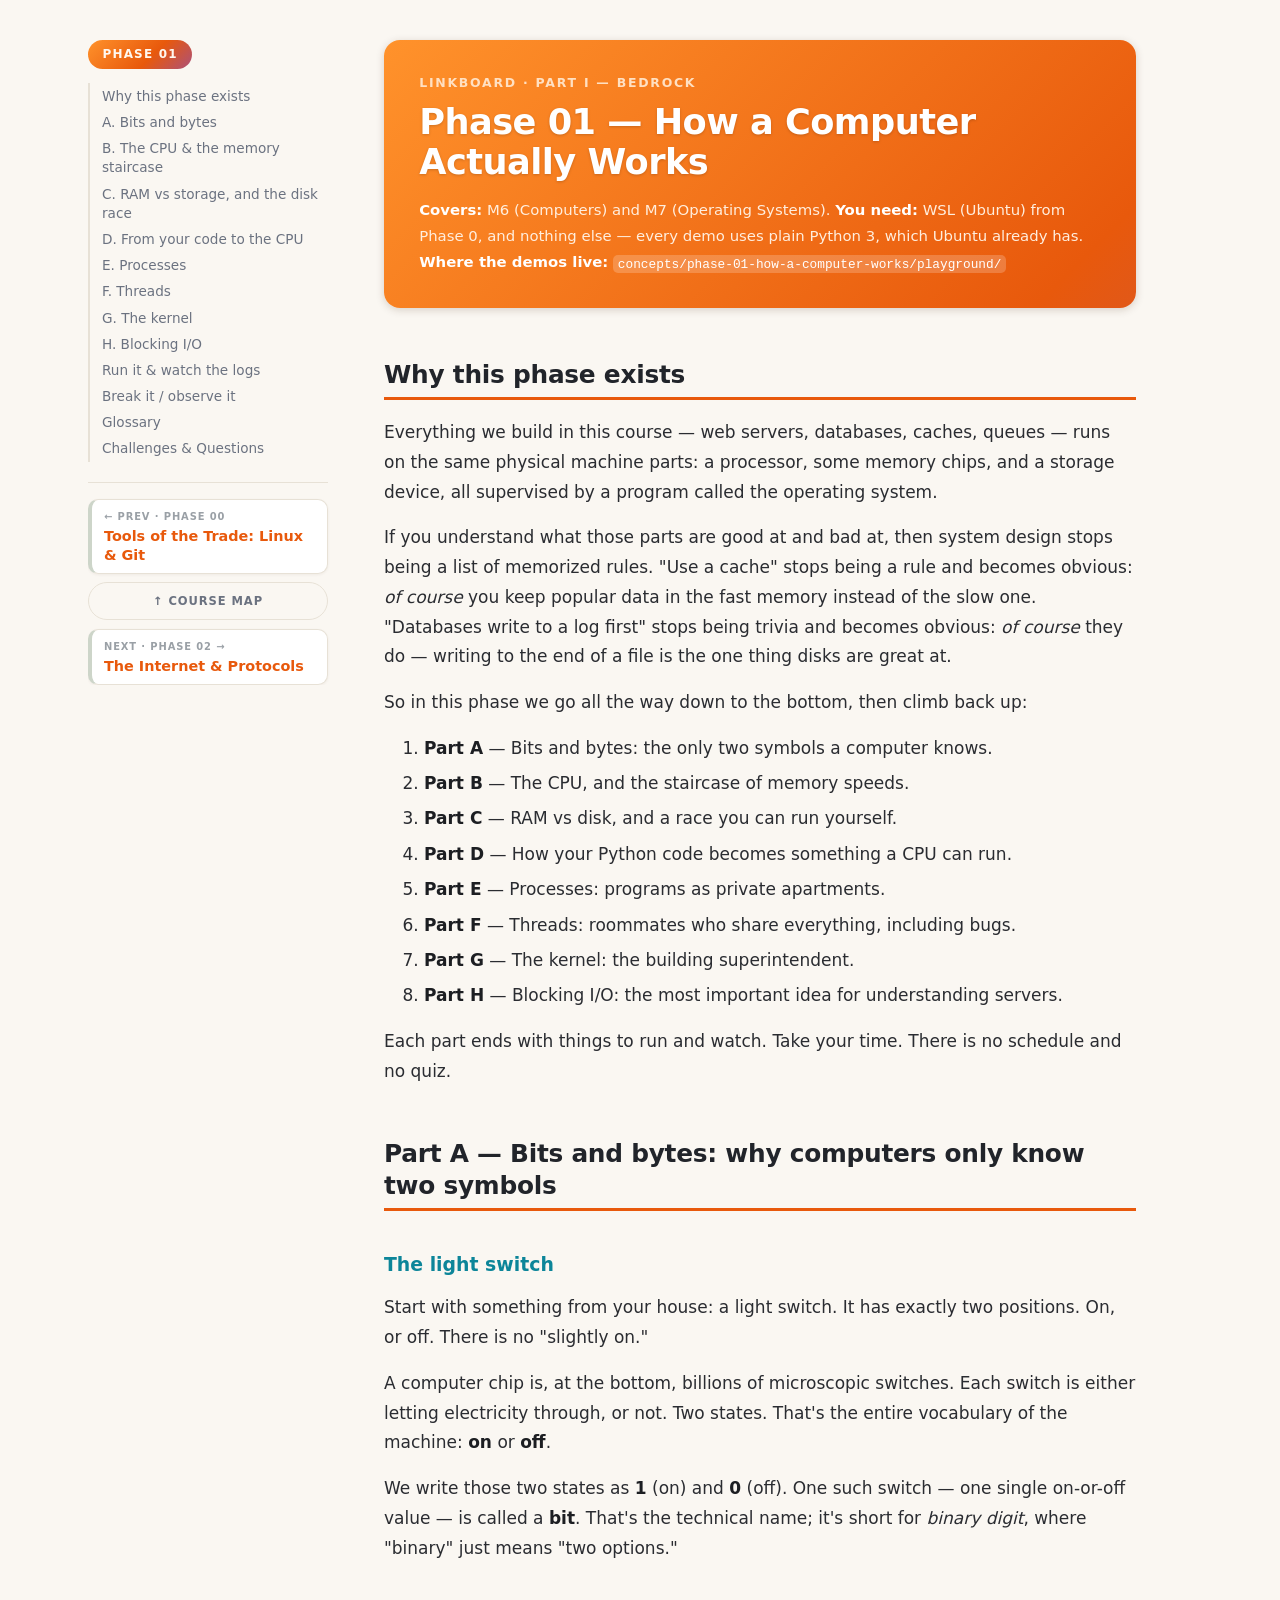
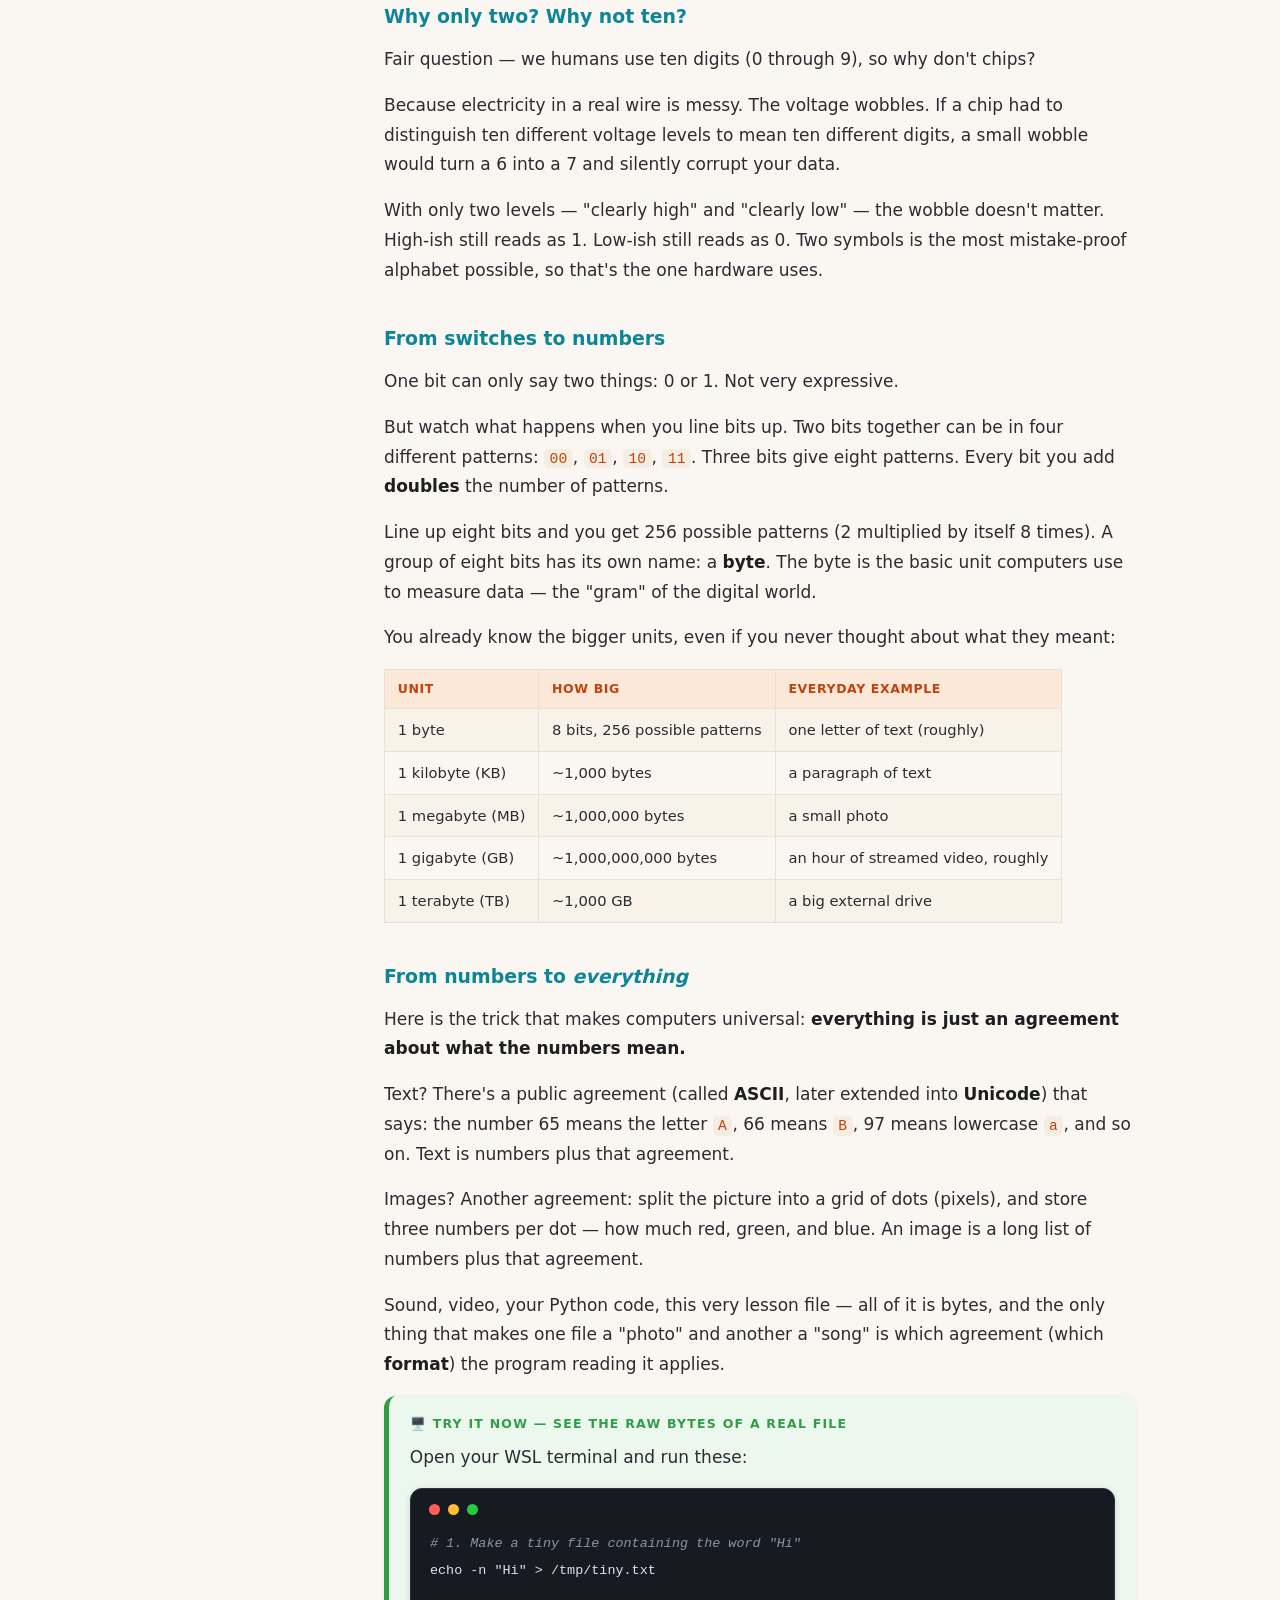
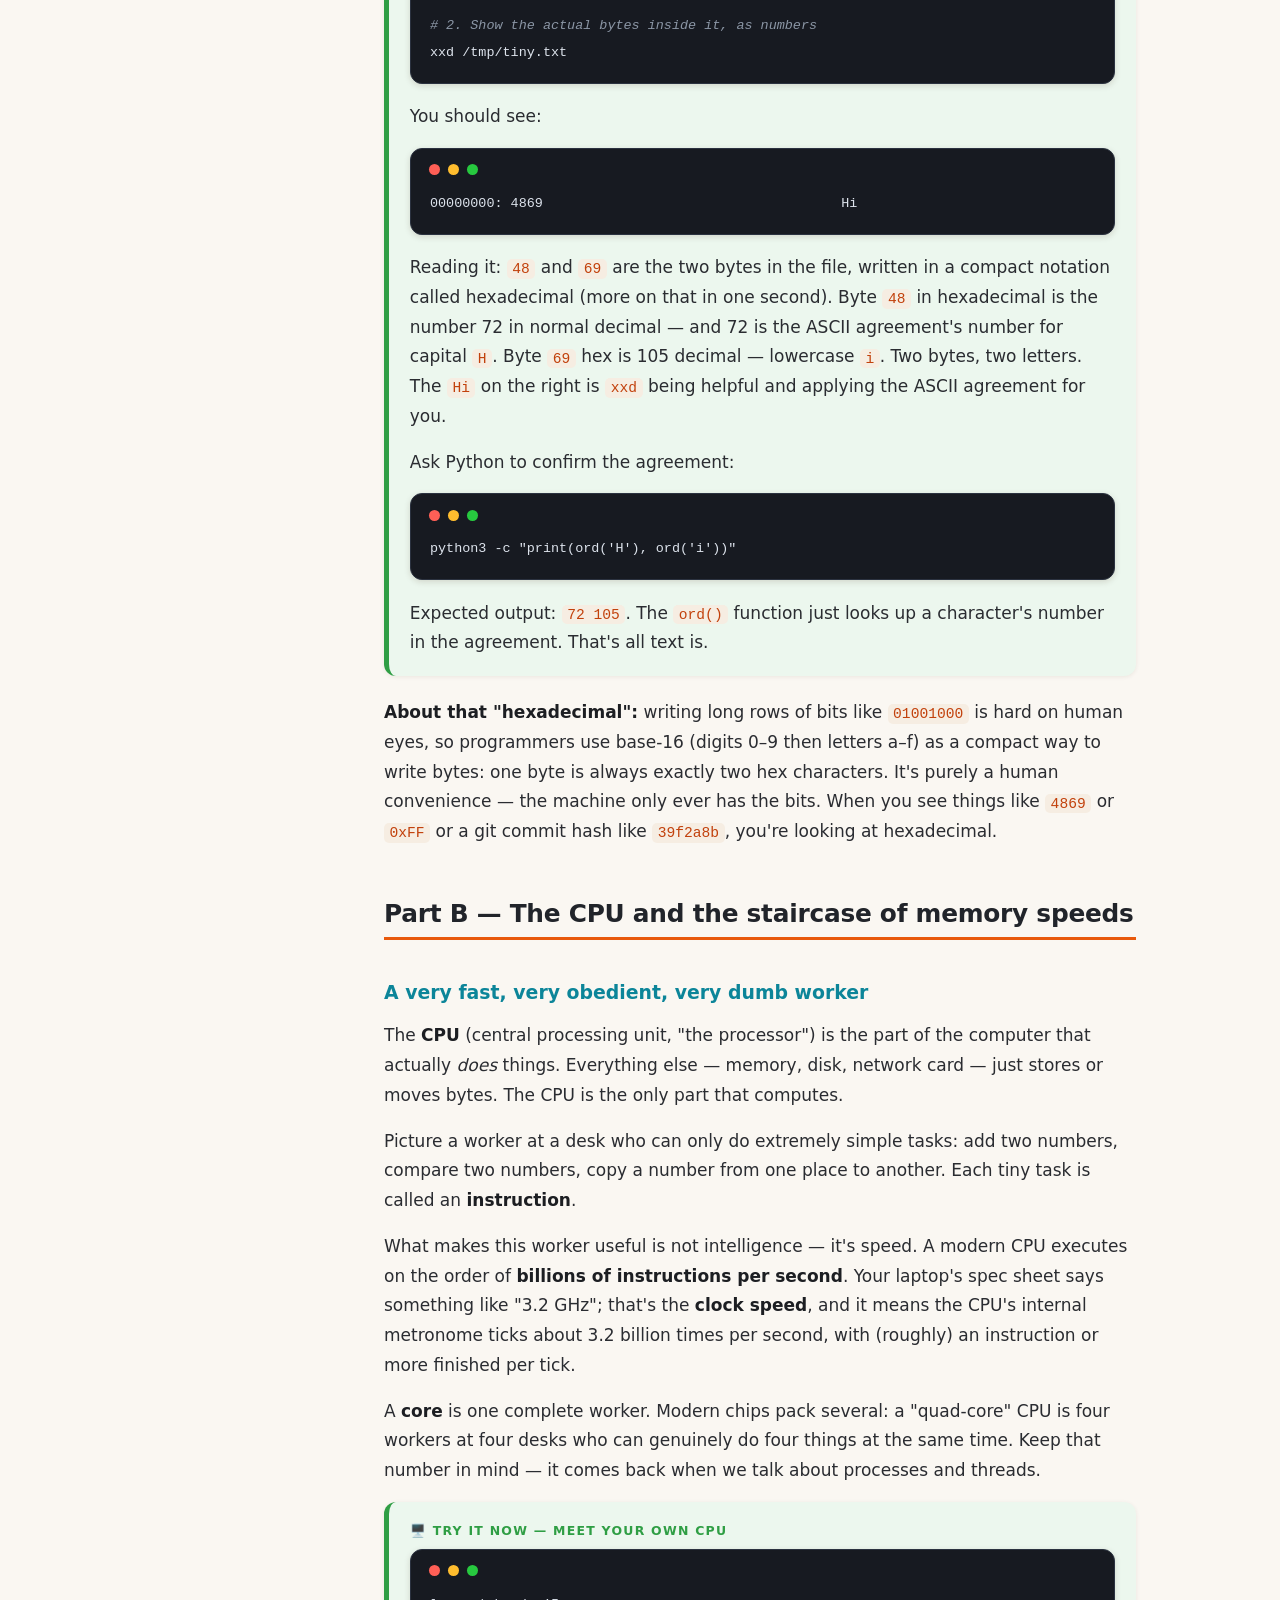
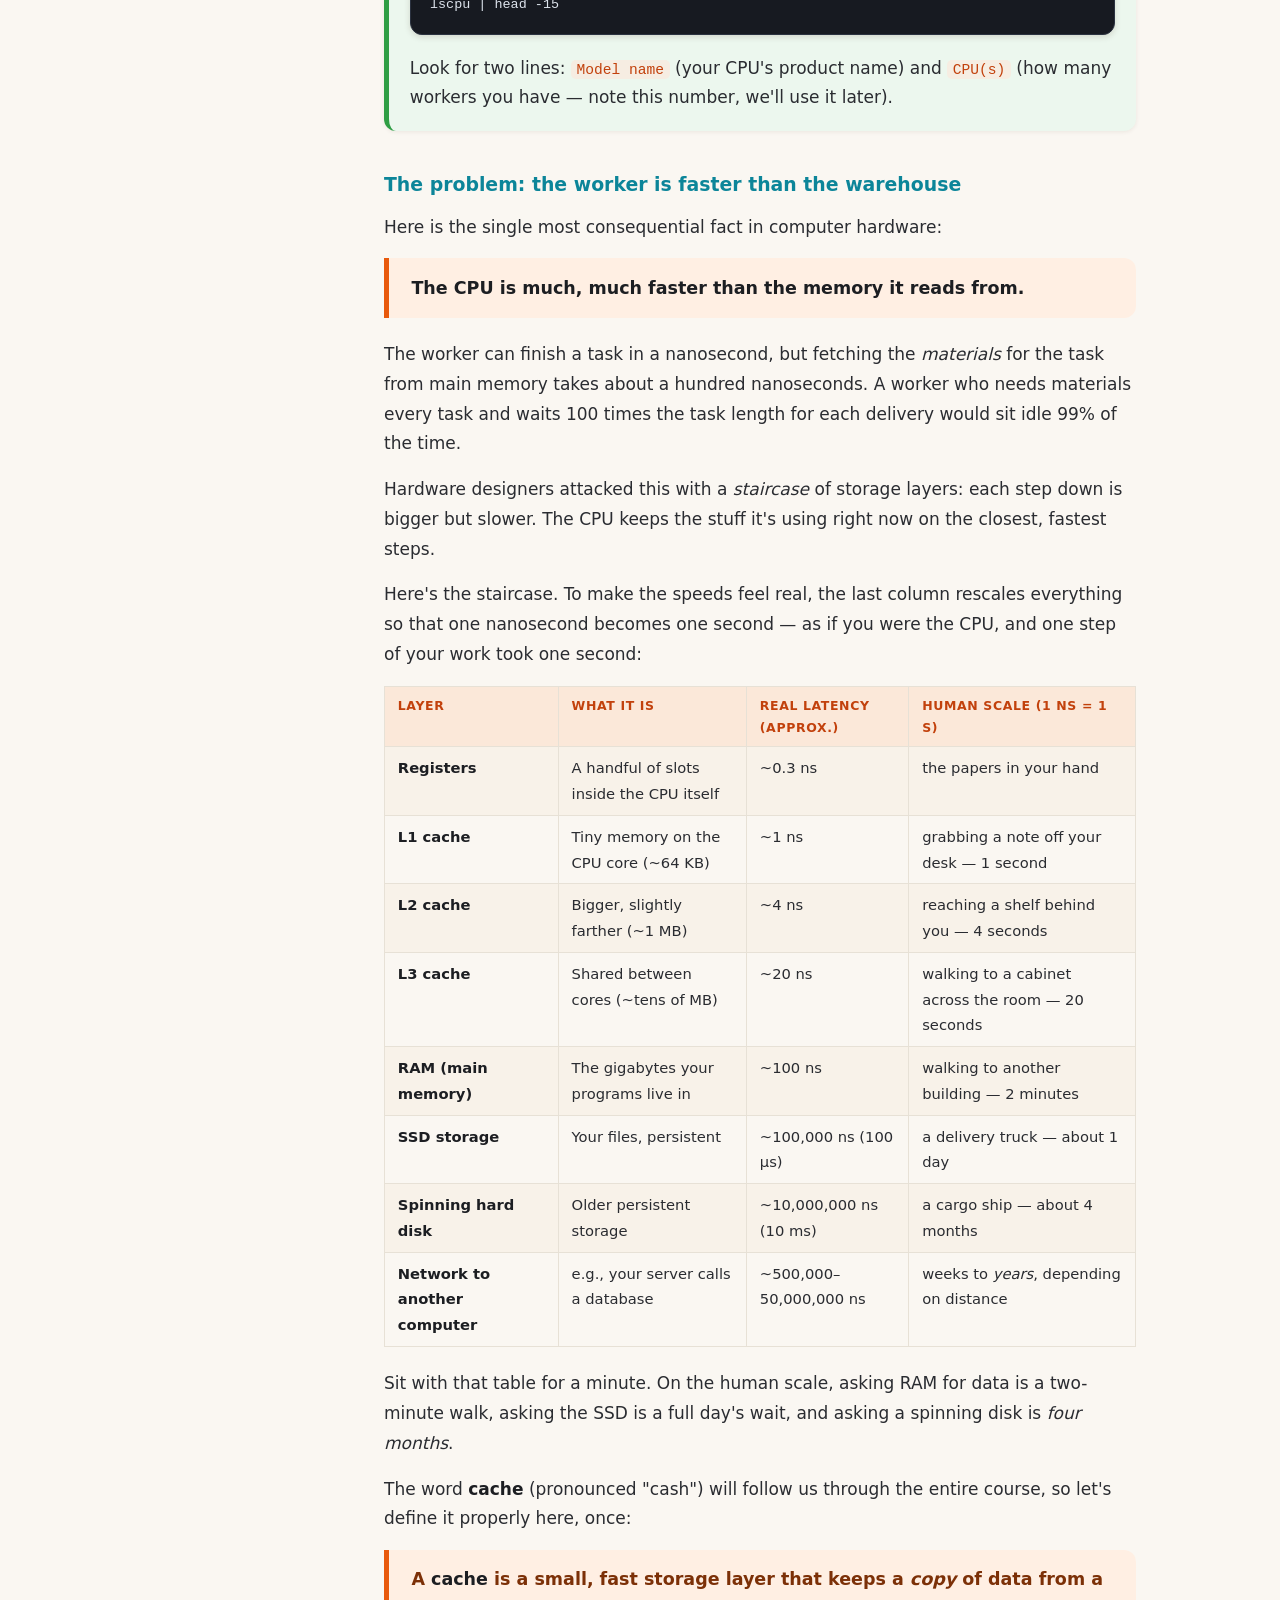
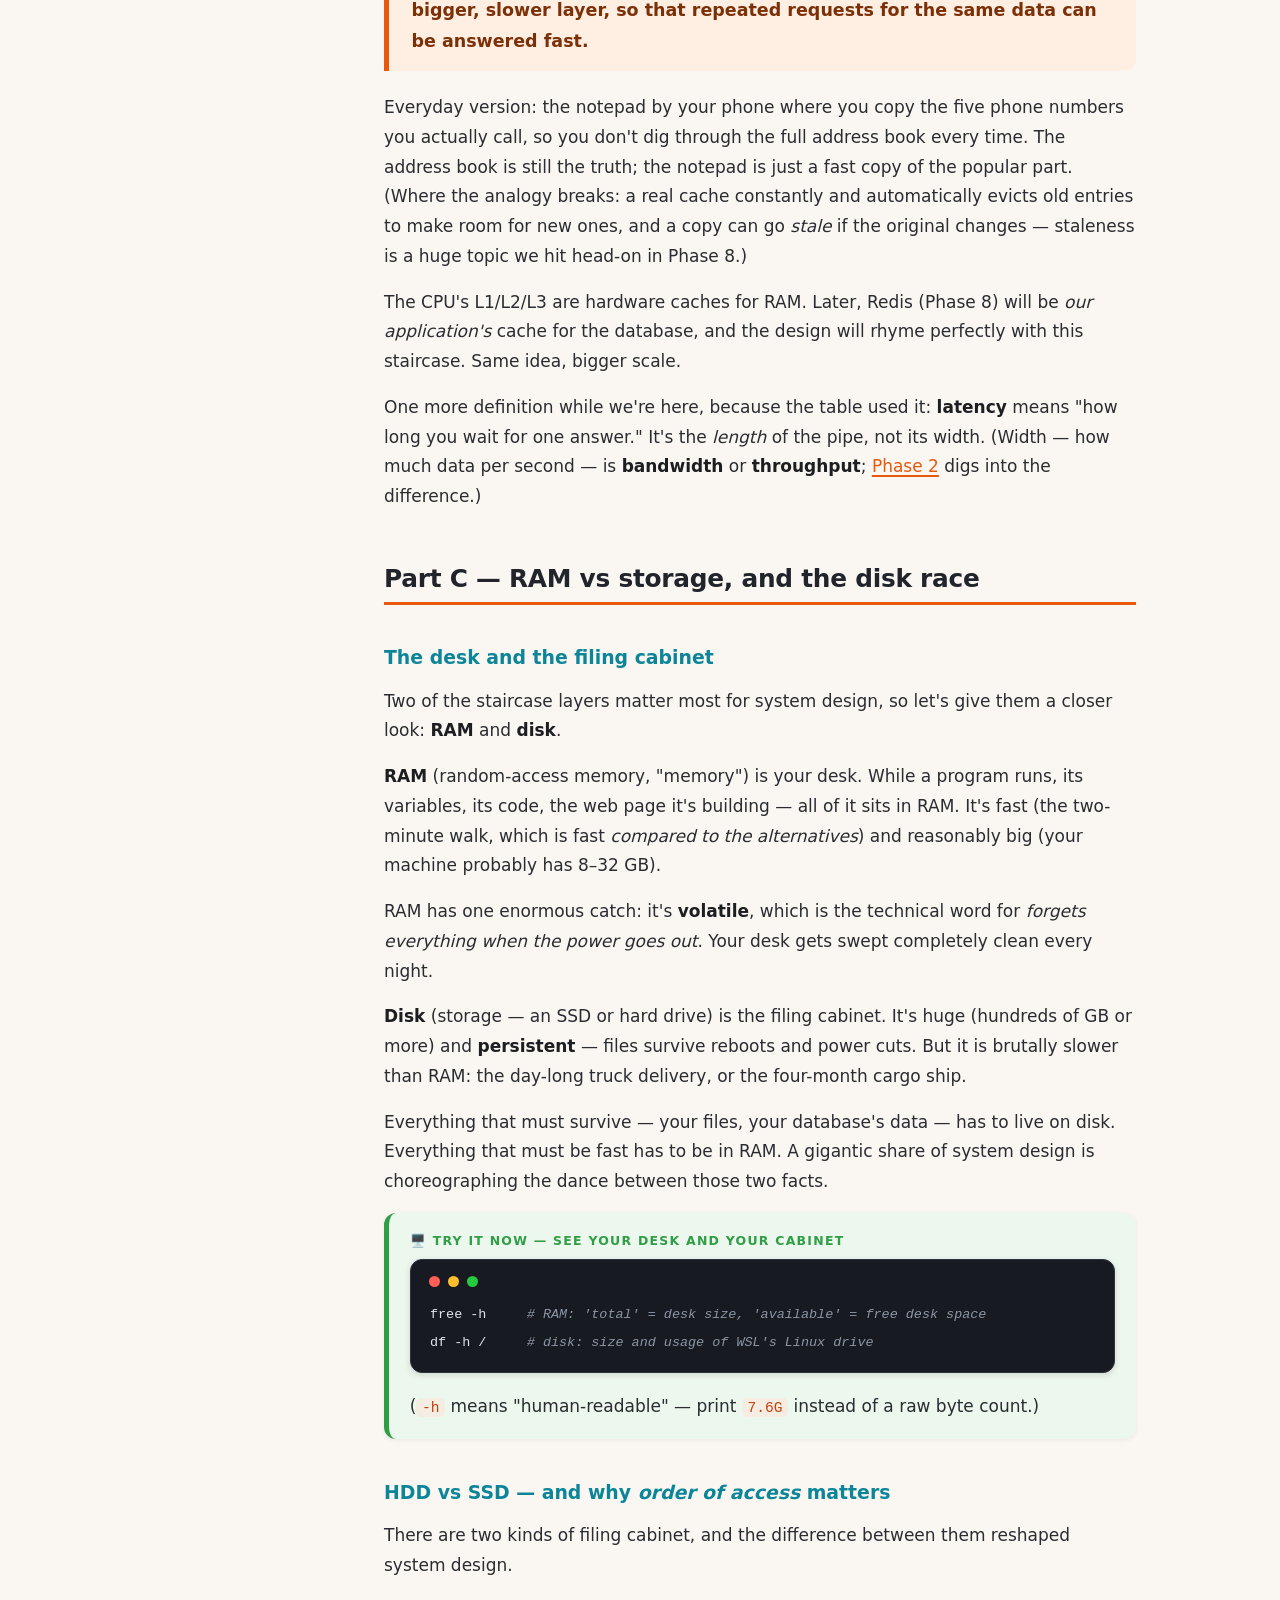
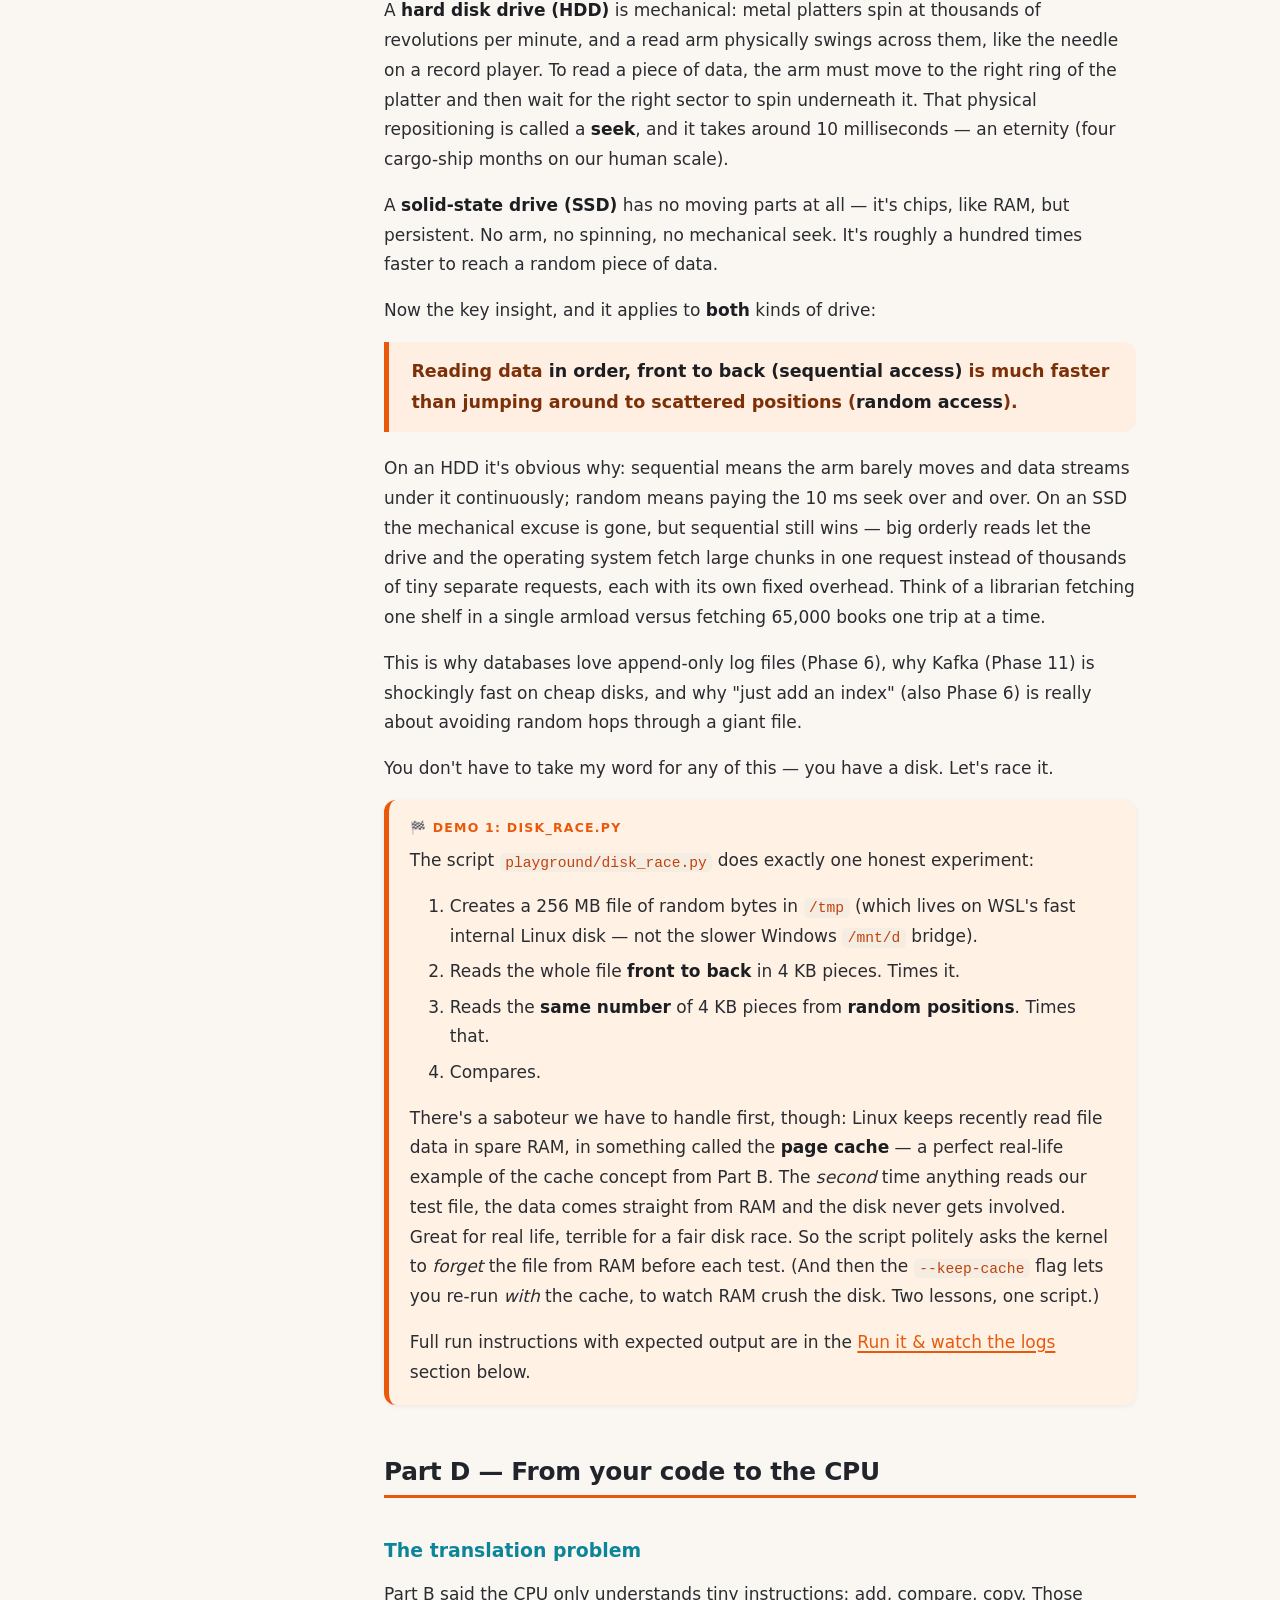
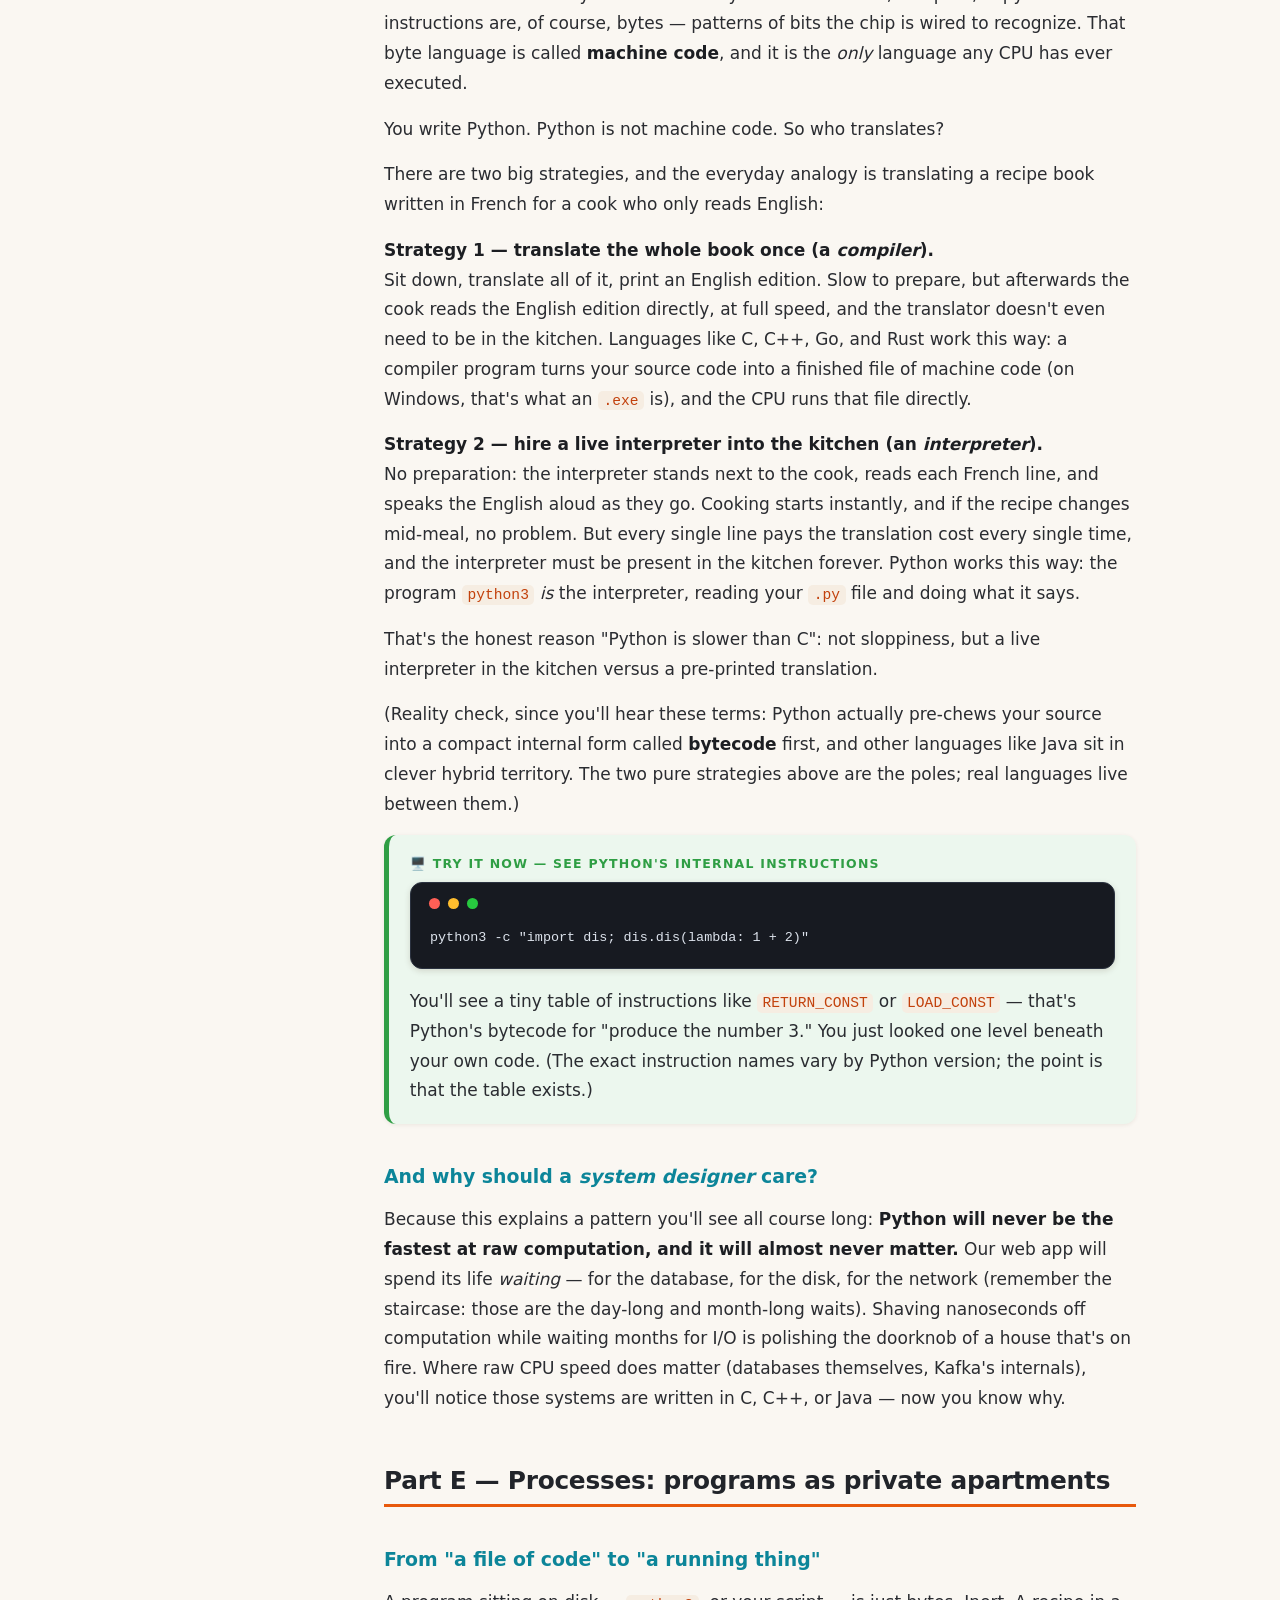
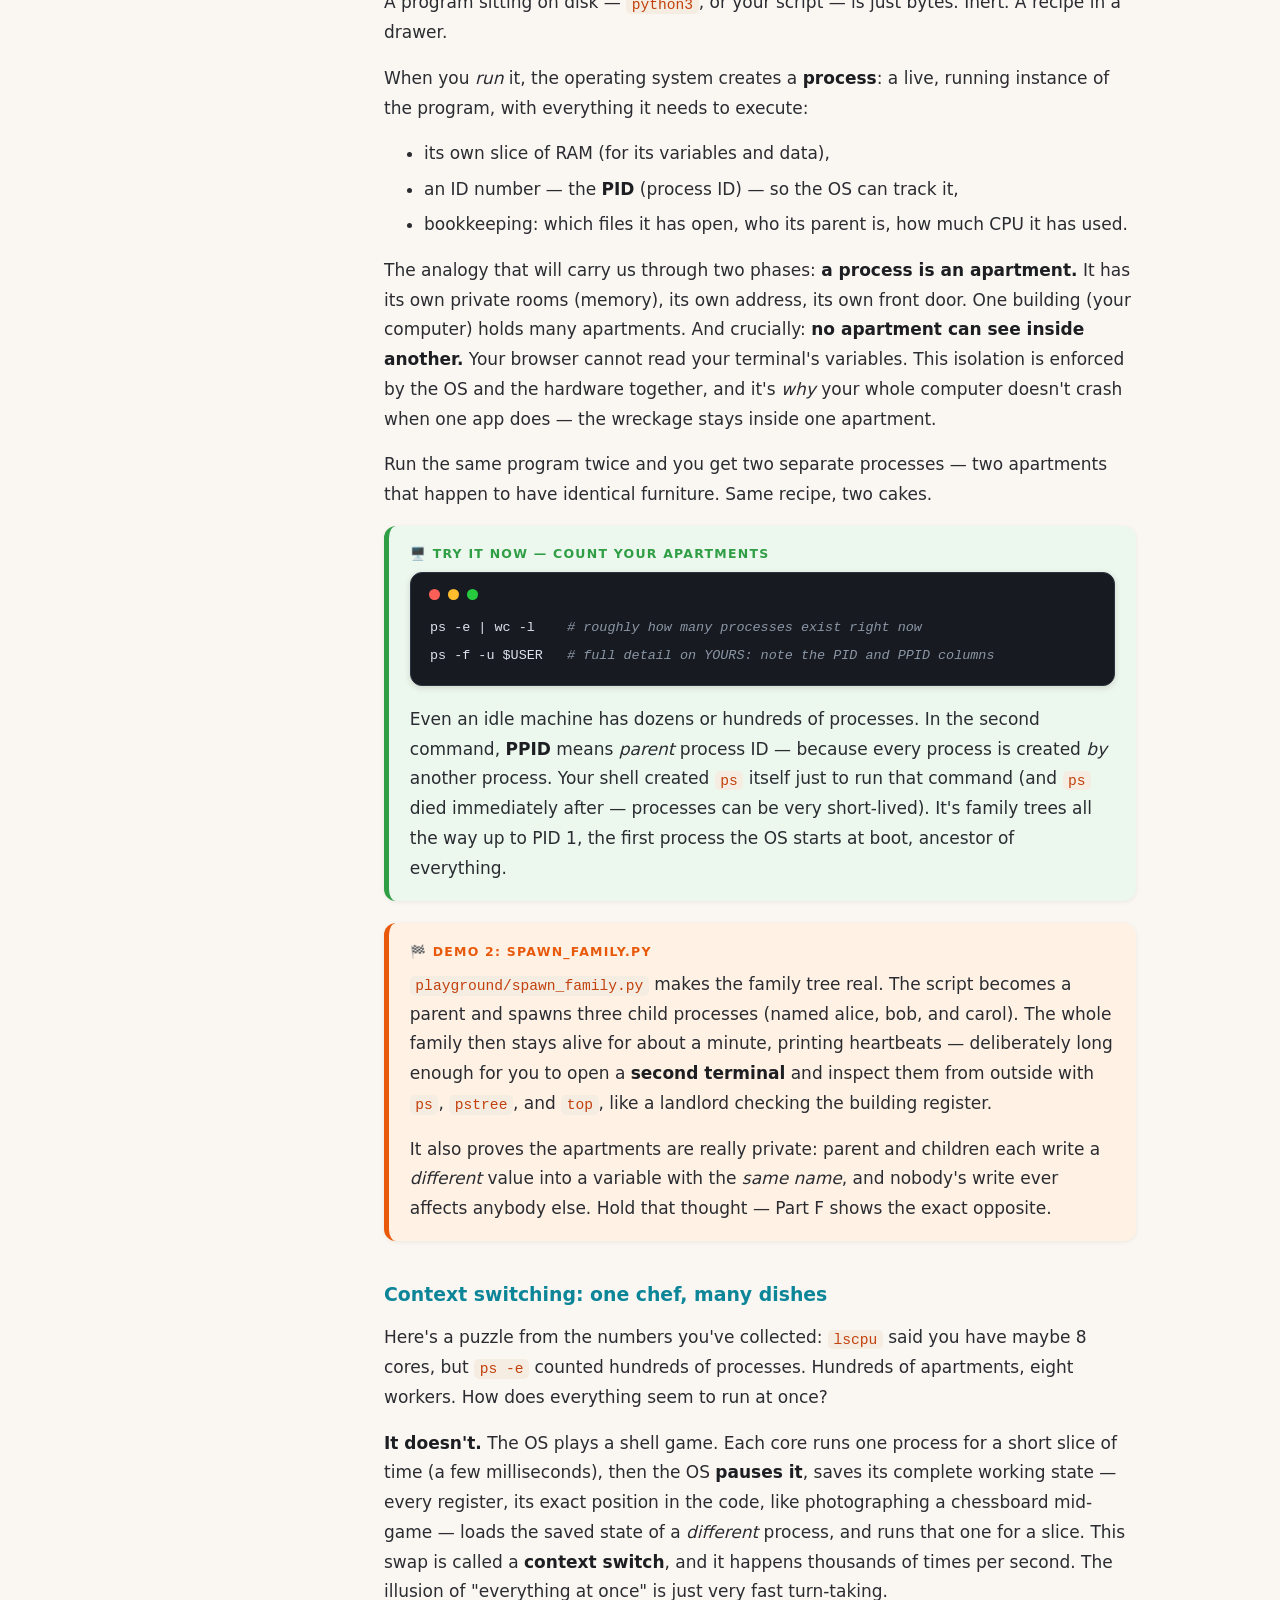
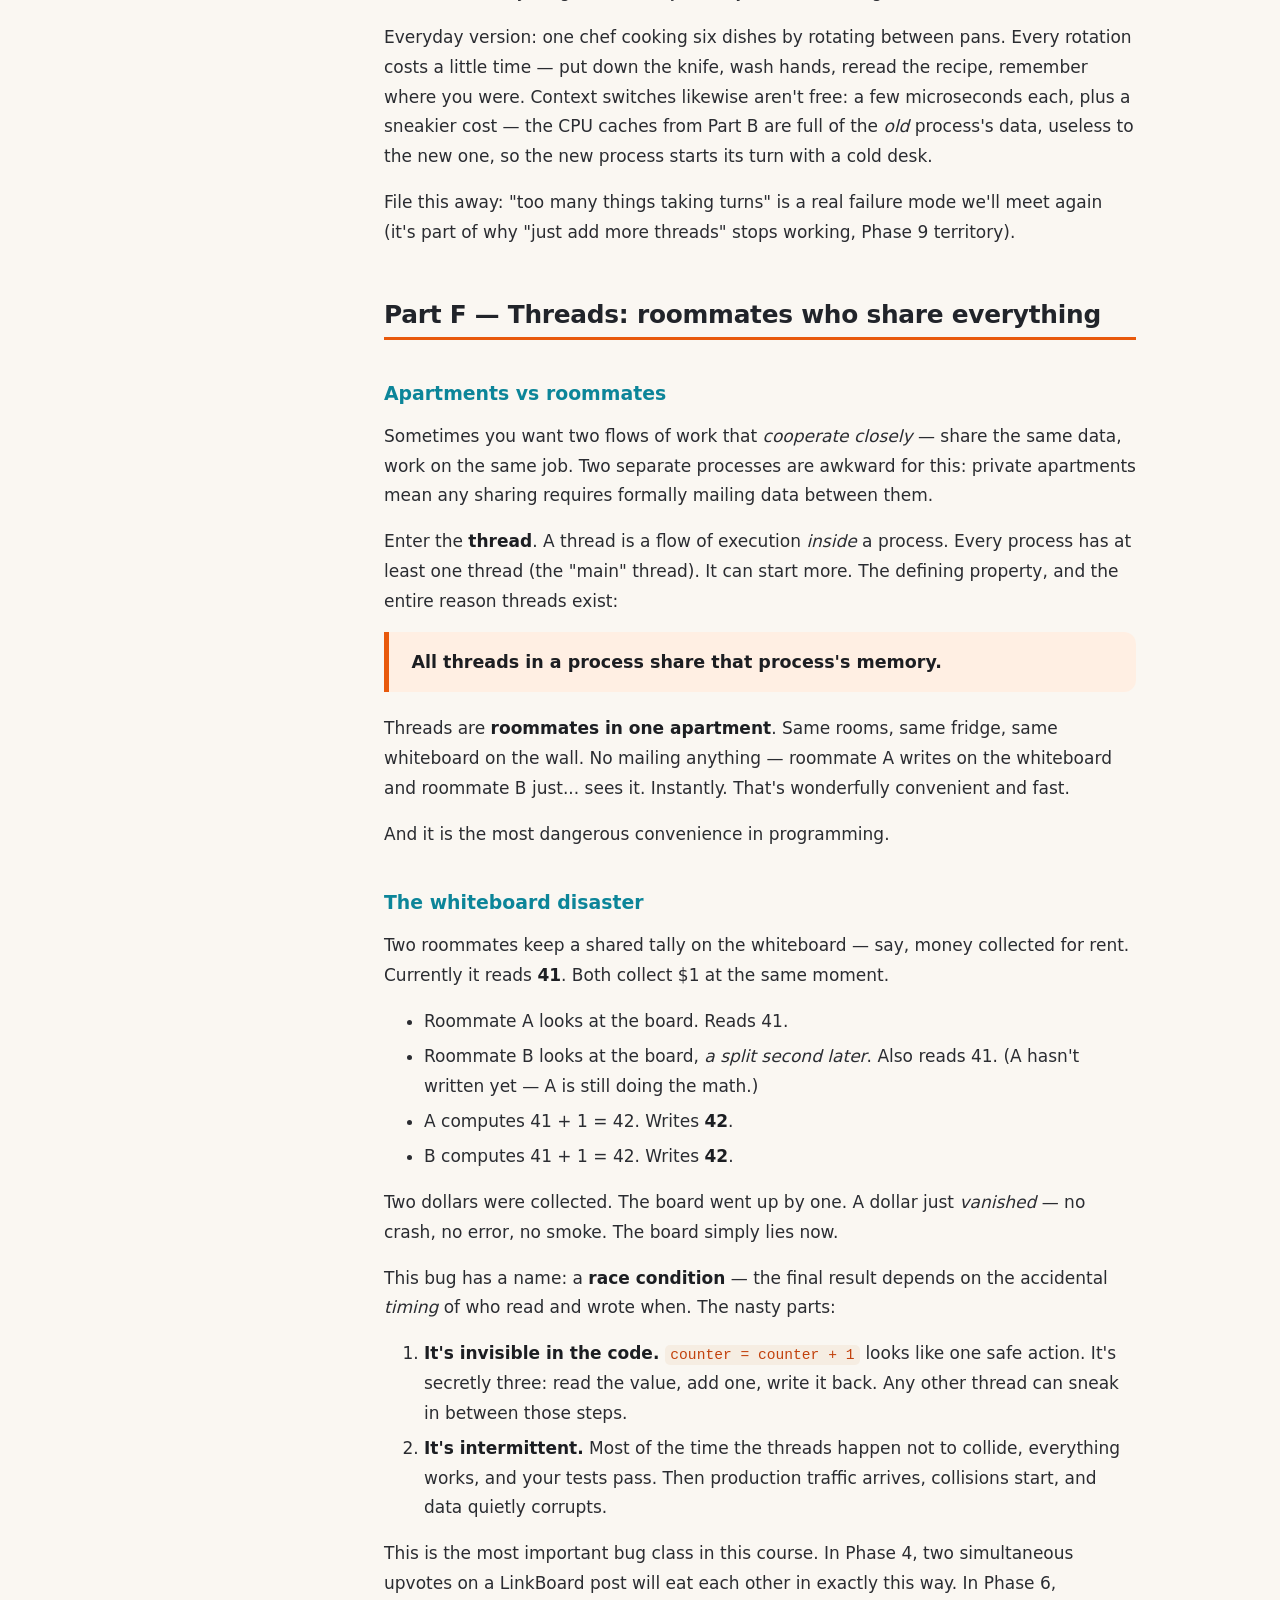
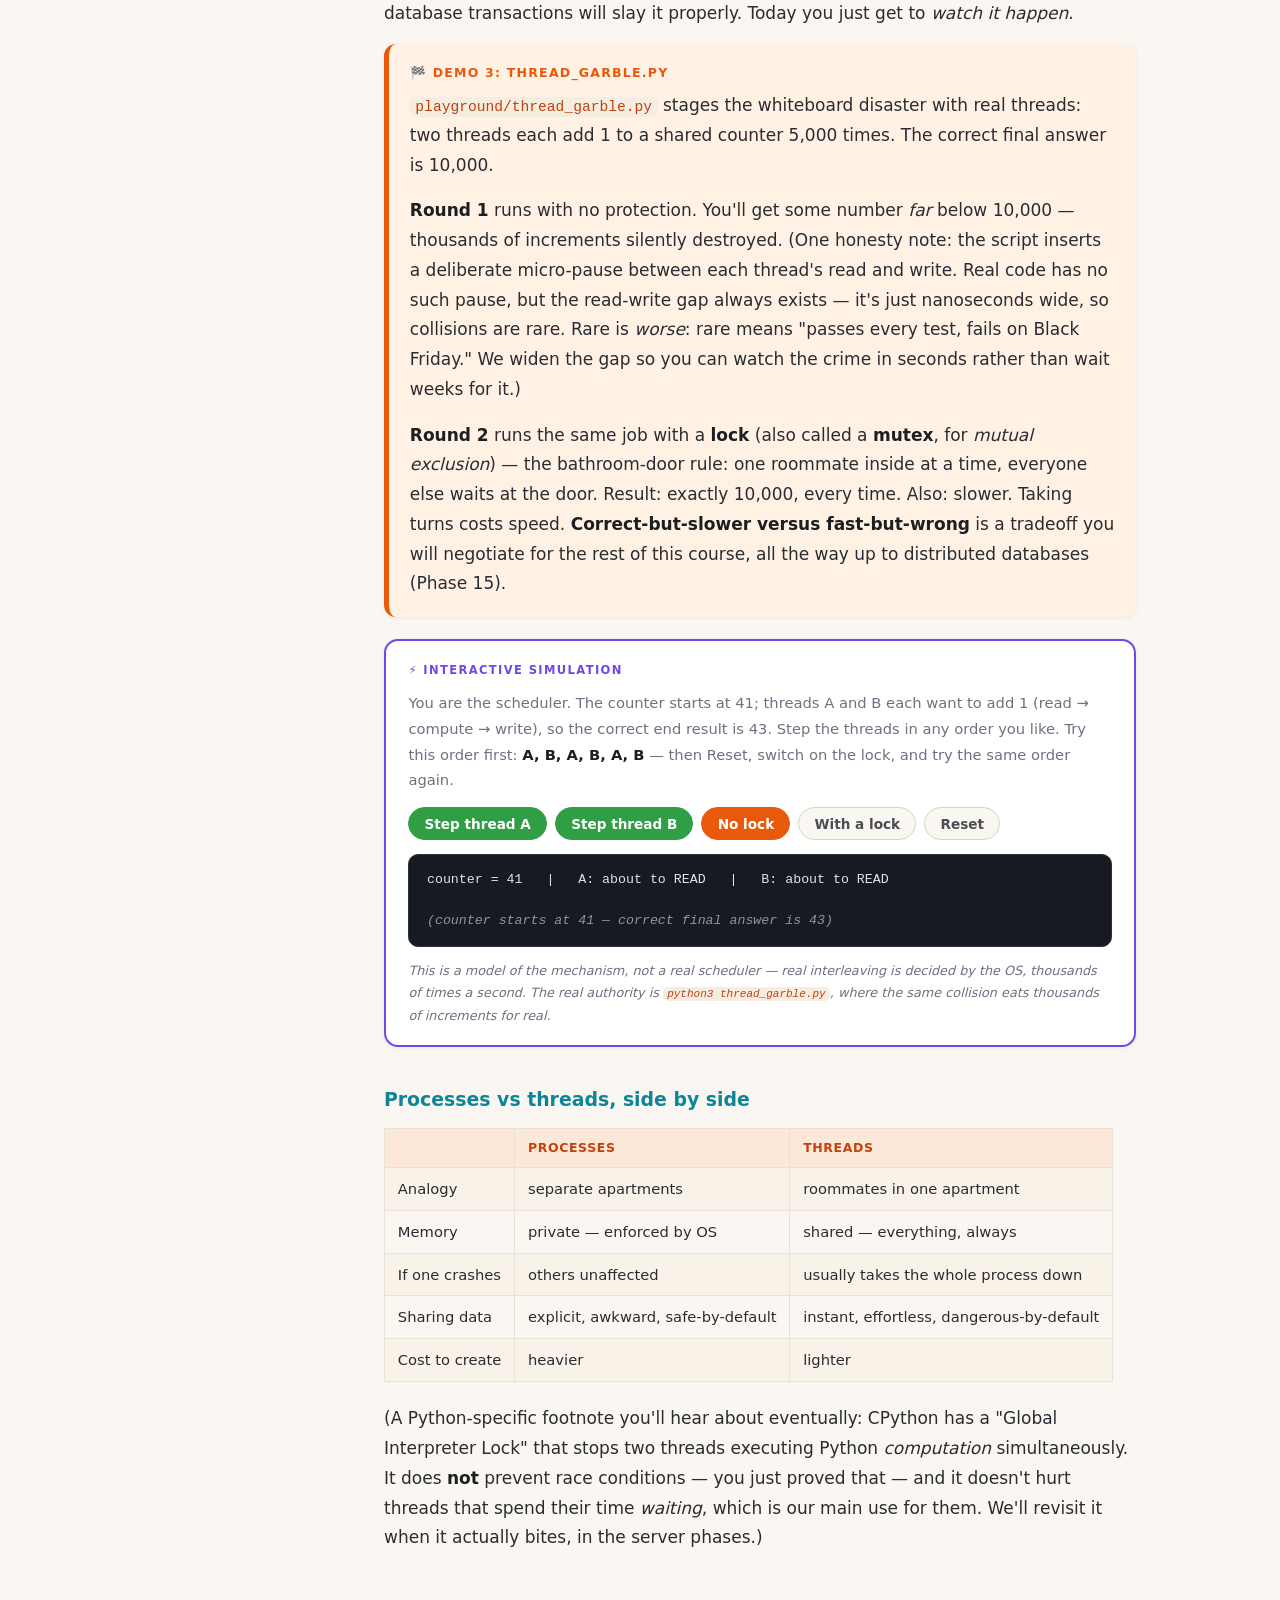
<file: concepts/phase-01-how-a-computer-works/lesson.html>
<!DOCTYPE html>
<html lang="en">
<head>
<meta charset="utf-8">
<meta name="viewport" content="width=device-width, initial-scale=1">
<title>Phase 01 — How a Computer Actually Works</title>
<link rel="stylesheet" href="../assets/lesson.css">
</head>
<body>
<div class="page">

<aside class="toc">
  <div class="toc-inner">
    <p class="toc-phase">Phase 01</p>
    <nav>
      <a href="#why">Why this phase exists</a>
      <a href="#pa">A. Bits and bytes</a>
      <a href="#pb">B. The CPU &amp; the memory staircase</a>
      <a href="#pc">C. RAM vs storage, and the disk race</a>
      <a href="#pd">D. From your code to the CPU</a>
      <a href="#pe">E. Processes</a>
      <a href="#pf">F. Threads</a>
      <a href="#pg">G. The kernel</a>
      <a href="#ph">H. Blocking I/O</a>
      <a href="#run">Run it &amp; watch the logs</a>
      <a href="#break">Break it / observe it</a>
      <a href="#glossary">Glossary</a>
      <a href="#challenges">Challenges &amp; Questions</a>
    </nav>
    <div class="toc-bottom">
      <a class="nav-card" href="../phase-00-tools-of-the-trade/lesson.html">
        <span class="nav-label">← Prev · Phase 00</span>
        <span class="nav-title">Tools of the Trade: Linux &amp; Git</span>
      </a>
      <a class="nav-map" href="../index.html">↑ Course map</a>
      <a class="nav-card" href="../phase-02-internet-and-protocols/lesson.html">
        <span class="nav-label">Next · Phase 02 →</span>
        <span class="nav-title">The Internet &amp; Protocols</span>
      </a>
    </div>
  </div>
</aside>

<main>

<header class="lesson">
  <p class="kicker">LinkBoard · Part I — Bedrock</p>
  <h1>Phase 01 — How a Computer Actually Works</h1>
  <p class="covers"><strong>Covers:</strong> M6 (Computers) and M7 (Operating Systems). <strong>You need:</strong> WSL (Ubuntu) from Phase 0, and nothing else — every demo uses plain Python 3, which Ubuntu already has. <strong>Where the demos live:</strong> <code>concepts/phase-01-how-a-computer-works/playground/</code></p>
</header>

<h2 id="why">Why this phase exists</h2>

<p>Everything we build in this course — web servers, databases, caches, queues — runs on the same physical machine parts: a processor, some memory chips, and a storage device, all supervised by a program called the operating system.</p>

<p>If you understand what those parts are good at and bad at, then system design stops being a list of memorized rules. "Use a cache" stops being a rule and becomes obvious: <em>of course</em> you keep popular data in the fast memory instead of the slow one. "Databases write to a log first" stops being trivia and becomes obvious: <em>of course</em> they do — writing to the end of a file is the one thing disks are great at.</p>

<p>So in this phase we go all the way down to the bottom, then climb back up:</p>

<ol>
  <li><strong>Part A</strong> — Bits and bytes: the only two symbols a computer knows.</li>
  <li><strong>Part B</strong> — The CPU, and the staircase of memory speeds.</li>
  <li><strong>Part C</strong> — RAM vs disk, and a race you can run yourself.</li>
  <li><strong>Part D</strong> — How your Python code becomes something a CPU can run.</li>
  <li><strong>Part E</strong> — Processes: programs as private apartments.</li>
  <li><strong>Part F</strong> — Threads: roommates who share everything, including bugs.</li>
  <li><strong>Part G</strong> — The kernel: the building superintendent.</li>
  <li><strong>Part H</strong> — Blocking I/O: the most important idea for understanding servers.</li>
</ol>

<p>Each part ends with things to run and watch. Take your time. There is no schedule and no quiz.</p>

<h2 id="pa">Part A — Bits and bytes: why computers only know two symbols</h2>

<h3>The light switch</h3>

<p>Start with something from your house: a light switch. It has exactly two positions. On, or off. There is no "slightly on."</p>

<p>A computer chip is, at the bottom, billions of microscopic switches. Each switch is either letting electricity through, or not. Two states. That's the entire vocabulary of the machine: <strong>on</strong> or <strong>off</strong>.</p>

<p>We write those two states as <strong>1</strong> (on) and <strong>0</strong> (off). One such switch — one single on-or-off value — is called a <strong>bit</strong>. That's the technical name; it's short for <em>binary digit</em>, where "binary" just means "two options."</p>

<h3>Why only two? Why not ten?</h3>

<p>Fair question — we humans use ten digits (0 through 9), so why don't chips?</p>

<p>Because electricity in a real wire is messy. The voltage wobbles. If a chip had to distinguish ten different voltage levels to mean ten different digits, a small wobble would turn a 6 into a 7 and silently corrupt your data.</p>

<p>With only two levels — "clearly high" and "clearly low" — the wobble doesn't matter. High-ish still reads as 1. Low-ish still reads as 0. Two symbols is the most mistake-proof alphabet possible, so that's the one hardware uses.</p>

<h3>From switches to numbers</h3>

<p>One bit can only say two things: 0 or 1. Not very expressive.</p>

<p>But watch what happens when you line bits up. Two bits together can be in four different patterns: <code>00</code>, <code>01</code>, <code>10</code>, <code>11</code>. Three bits give eight patterns. Every bit you add <strong>doubles</strong> the number of patterns.</p>

<p>Line up eight bits and you get 256 possible patterns (2 multiplied by itself 8 times). A group of eight bits has its own name: a <strong>byte</strong>. The byte is the basic unit computers use to measure data — the "gram" of the digital world.</p>

<p>You already know the bigger units, even if you never thought about what they meant:</p>

<table>
  <tr><th>Unit</th><th>How big</th><th>Everyday example</th></tr>
  <tr><td>1 byte</td><td>8 bits, 256 possible patterns</td><td>one letter of text (roughly)</td></tr>
  <tr><td>1 kilobyte (KB)</td><td>~1,000 bytes</td><td>a paragraph of text</td></tr>
  <tr><td>1 megabyte (MB)</td><td>~1,000,000 bytes</td><td>a small photo</td></tr>
  <tr><td>1 gigabyte (GB)</td><td>~1,000,000,000 bytes</td><td>an hour of streamed video, roughly</td></tr>
  <tr><td>1 terabyte (TB)</td><td>~1,000 GB</td><td>a big external drive</td></tr>
</table>

<h3>From numbers to <em>everything</em></h3>

<p>Here is the trick that makes computers universal: <strong>everything is just an agreement about what the numbers mean.</strong></p>

<p>Text? There's a public agreement (called <strong>ASCII</strong>, later extended into <strong>Unicode</strong>) that says: the number 65 means the letter <code>A</code>, 66 means <code>B</code>, 97 means lowercase <code>a</code>, and so on. Text is numbers plus that agreement.</p>

<p>Images? Another agreement: split the picture into a grid of dots (pixels), and store three numbers per dot — how much red, green, and blue. An image is a long list of numbers plus that agreement.</p>

<p>Sound, video, your Python code, this very lesson file — all of it is bytes, and the only thing that makes one file a "photo" and another a "song" is which agreement (which <strong>format</strong>) the program reading it applies.</p>

<div class="tryit">
  <span class="label">🖥️ Try it now — see the raw bytes of a real file</span>
  <p>Open your WSL terminal and run these:</p>
<pre><code><span class="c"># 1. Make a tiny file containing the word "Hi"</span>
echo -n "Hi" &gt; /tmp/tiny.txt

<span class="c"># 2. Show the actual bytes inside it, as numbers</span>
xxd /tmp/tiny.txt</code></pre>
  <p>You should see:</p>
<pre><code>00000000: 4869                                     Hi</code></pre>
  <p>Reading it: <code>48</code> and <code>69</code> are the two bytes in the file, written in a compact notation called hexadecimal (more on that in one second). Byte <code>48</code> in hexadecimal is the number 72 in normal decimal — and 72 is the ASCII agreement's number for capital <code>H</code>. Byte <code>69</code> hex is 105 decimal — lowercase <code>i</code>. Two bytes, two letters. The <code>Hi</code> on the right is <code>xxd</code> being helpful and applying the ASCII agreement for you.</p>
  <p>Ask Python to confirm the agreement:</p>
<pre><code>python3 -c "print(ord('H'), ord('i'))"</code></pre>
  <p>Expected output: <code>72 105</code>. The <code>ord()</code> function just looks up a character's number in the agreement. That's all text is.</p>
</div>

<p><strong>About that "hexadecimal":</strong> writing long rows of bits like <code>01001000</code> is hard on human eyes, so programmers use base-16 (digits 0–9 then letters a–f) as a compact way to write bytes: one byte is always exactly two hex characters. It's purely a human convenience — the machine only ever has the bits. When you see things like <code>4869</code> or <code>0xFF</code> or a git commit hash like <code>39f2a8b</code>, you're looking at hexadecimal.</p>

<h2 id="pb">Part B — The CPU and the staircase of memory speeds</h2>

<h3>A very fast, very obedient, very dumb worker</h3>

<p>The <strong>CPU</strong> (central processing unit, "the processor") is the part of the computer that actually <em>does</em> things. Everything else — memory, disk, network card — just stores or moves bytes. The CPU is the only part that computes.</p>

<p>Picture a worker at a desk who can only do extremely simple tasks: add two numbers, compare two numbers, copy a number from one place to another. Each tiny task is called an <strong>instruction</strong>.</p>

<p>What makes this worker useful is not intelligence — it's speed. A modern CPU executes on the order of <strong>billions of instructions per second</strong>. Your laptop's spec sheet says something like "3.2 GHz"; that's the <strong>clock speed</strong>, and it means the CPU's internal metronome ticks about 3.2 billion times per second, with (roughly) an instruction or more finished per tick.</p>

<p>A <strong>core</strong> is one complete worker. Modern chips pack several: a "quad-core" CPU is four workers at four desks who can genuinely do four things at the same time. Keep that number in mind — it comes back when we talk about processes and threads.</p>

<div class="tryit">
  <span class="label">🖥️ Try it now — meet your own CPU</span>
<pre><code>lscpu | head -15</code></pre>
  <p>Look for two lines: <code>Model name</code> (your CPU's product name) and <code>CPU(s)</code> (how many workers you have — note this number, we'll use it later).</p>
</div>

<h3>The problem: the worker is faster than the warehouse</h3>

<p>Here is the single most consequential fact in computer hardware:</p>

<blockquote><p><strong>The CPU is much, much faster than the memory it reads from.</strong></p></blockquote>

<p>The worker can finish a task in a nanosecond, but fetching the <em>materials</em> for the task from main memory takes about a hundred nanoseconds. A worker who needs materials every task and waits 100 times the task length for each delivery would sit idle 99% of the time.</p>

<p>Hardware designers attacked this with a <em>staircase</em> of storage layers: each step down is bigger but slower. The CPU keeps the stuff it's using right now on the closest, fastest steps.</p>

<p>Here's the staircase. To make the speeds feel real, the last column rescales everything so that one nanosecond becomes one second — as if you were the CPU, and one step of your work took one second:</p>

<table>
  <tr><th>Layer</th><th>What it is</th><th>Real latency (approx.)</th><th>Human scale (1 ns = 1 s)</th></tr>
  <tr><td><strong>Registers</strong></td><td>A handful of slots inside the CPU itself</td><td>~0.3 ns</td><td>the papers in your hand</td></tr>
  <tr><td><strong>L1 cache</strong></td><td>Tiny memory on the CPU core (~64 KB)</td><td>~1 ns</td><td>grabbing a note off your desk — 1 second</td></tr>
  <tr><td><strong>L2 cache</strong></td><td>Bigger, slightly farther (~1 MB)</td><td>~4 ns</td><td>reaching a shelf behind you — 4 seconds</td></tr>
  <tr><td><strong>L3 cache</strong></td><td>Shared between cores (~tens of MB)</td><td>~20 ns</td><td>walking to a cabinet across the room — 20 seconds</td></tr>
  <tr><td><strong>RAM (main memory)</strong></td><td>The gigabytes your programs live in</td><td>~100 ns</td><td>walking to another building — 2 minutes</td></tr>
  <tr><td><strong>SSD storage</strong></td><td>Your files, persistent</td><td>~100,000 ns (100 µs)</td><td>a delivery truck — about 1 day</td></tr>
  <tr><td><strong>Spinning hard disk</strong></td><td>Older persistent storage</td><td>~10,000,000 ns (10 ms)</td><td>a cargo ship — about 4 months</td></tr>
  <tr><td><strong>Network to another computer</strong></td><td>e.g., your server calls a database</td><td>~500,000–50,000,000 ns</td><td>weeks to <em>years</em>, depending on distance</td></tr>
</table>

<p>Sit with that table for a minute. On the human scale, asking RAM for data is a two-minute walk, asking the SSD is a full day's wait, and asking a spinning disk is <em>four months</em>.</p>

<p>The word <strong>cache</strong> (pronounced "cash") will follow us through the entire course, so let's define it properly here, once:</p>

<blockquote><p>A <strong>cache</strong> is a small, fast storage layer that keeps a <em>copy</em> of data from a bigger, slower layer, so that repeated requests for the same data can be answered fast.</p></blockquote>

<p>Everyday version: the notepad by your phone where you copy the five phone numbers you actually call, so you don't dig through the full address book every time. The address book is still the truth; the notepad is just a fast copy of the popular part. (Where the analogy breaks: a real cache constantly and automatically evicts old entries to make room for new ones, and a copy can go <em>stale</em> if the original changes — staleness is a huge topic we hit head-on in Phase 8.)</p>

<p>The CPU's L1/L2/L3 are hardware caches for RAM. Later, Redis (Phase 8) will be <em>our application's</em> cache for the database, and the design will rhyme perfectly with this staircase. Same idea, bigger scale.</p>

<p>One more definition while we're here, because the table used it: <strong>latency</strong> means "how long you wait for one answer." It's the <em>length</em> of the pipe, not its width. (Width — how much data per second — is <strong>bandwidth</strong> or <strong>throughput</strong>; <a href="../phase-02-internet-and-protocols/lesson.html">Phase 2</a> digs into the difference.)</p>

<h2 id="pc">Part C — RAM vs storage, and the disk race</h2>

<h3>The desk and the filing cabinet</h3>

<p>Two of the staircase layers matter most for system design, so let's give them a closer look: <strong>RAM</strong> and <strong>disk</strong>.</p>

<p><strong>RAM</strong> (random-access memory, "memory") is your desk. While a program runs, its variables, its code, the web page it's building — all of it sits in RAM. It's fast (the two-minute walk, which is fast <em>compared to the alternatives</em>) and reasonably big (your machine probably has 8–32 GB).</p>

<p>RAM has one enormous catch: it's <strong>volatile</strong>, which is the technical word for <em>forgets everything when the power goes out</em>. Your desk gets swept completely clean every night.</p>

<p><strong>Disk</strong> (storage — an SSD or hard drive) is the filing cabinet. It's huge (hundreds of GB or more) and <strong>persistent</strong> — files survive reboots and power cuts. But it is brutally slower than RAM: the day-long truck delivery, or the four-month cargo ship.</p>

<p>Everything that must survive — your files, your database's data — has to live on disk. Everything that must be fast has to be in RAM. A gigantic share of system design is choreographing the dance between those two facts.</p>

<div class="tryit">
  <span class="label">🖥️ Try it now — see your desk and your cabinet</span>
<pre><code>free -h     <span class="c"># RAM: 'total' = desk size, 'available' = free desk space</span>
df -h /     <span class="c"># disk: size and usage of WSL's Linux drive</span></code></pre>
  <p>(<code>-h</code> means "human-readable" — print <code>7.6G</code> instead of a raw byte count.)</p>
</div>

<h3>HDD vs SSD — and why <em>order of access</em> matters</h3>

<p>There are two kinds of filing cabinet, and the difference between them reshaped system design.</p>

<p>A <strong>hard disk drive (HDD)</strong> is mechanical: metal platters spin at thousands of revolutions per minute, and a read arm physically swings across them, like the needle on a record player. To read a piece of data, the arm must move to the right ring of the platter and then wait for the right sector to spin underneath it. That physical repositioning is called a <strong>seek</strong>, and it takes around 10 milliseconds — an eternity (four cargo-ship months on our human scale).</p>

<p>A <strong>solid-state drive (SSD)</strong> has no moving parts at all — it's chips, like RAM, but persistent. No arm, no spinning, no mechanical seek. It's roughly a hundred times faster to reach a random piece of data.</p>

<p>Now the key insight, and it applies to <strong>both</strong> kinds of drive:</p>

<blockquote><p>Reading data <strong>in order, front to back (sequential access)</strong> is much faster than jumping around to scattered positions (<strong>random access</strong>).</p></blockquote>

<p>On an HDD it's obvious why: sequential means the arm barely moves and data streams under it continuously; random means paying the 10 ms seek over and over. On an SSD the mechanical excuse is gone, but sequential still wins — big orderly reads let the drive and the operating system fetch large chunks in one request instead of thousands of tiny separate requests, each with its own fixed overhead. Think of a librarian fetching one shelf in a single armload versus fetching 65,000 books one trip at a time.</p>

<p>This is why databases love append-only log files (Phase 6), why Kafka (Phase 11) is shockingly fast on cheap disks, and why "just add an index" (also Phase 6) is really about avoiding random hops through a giant file.</p>

<p>You don't have to take my word for any of this — you have a disk. Let's race it.</p>

<div class="demo">
  <span class="label">🏁 Demo 1: disk_race.py</span>
  <p>The script <code>playground/disk_race.py</code> does exactly one honest experiment:</p>
  <ol>
    <li>Creates a 256 MB file of random bytes in <code>/tmp</code> (which lives on WSL's fast internal Linux disk — not the slower Windows <code>/mnt/d</code> bridge).</li>
    <li>Reads the whole file <strong>front to back</strong> in 4 KB pieces. Times it.</li>
    <li>Reads the <strong>same number</strong> of 4 KB pieces from <strong>random positions</strong>. Times that.</li>
    <li>Compares.</li>
  </ol>
  <p>There's a saboteur we have to handle first, though: Linux keeps recently read file data in spare RAM, in something called the <strong>page cache</strong> — a perfect real-life example of the cache concept from Part B. The <em>second</em> time anything reads our test file, the data comes straight from RAM and the disk never gets involved. Great for real life, terrible for a fair disk race. So the script politely asks the kernel to <em>forget</em> the file from RAM before each test. (And then the <code>--keep-cache</code> flag lets you re-run <em>with</em> the cache, to watch RAM crush the disk. Two lessons, one script.)</p>
  <p>Full run instructions with expected output are in the <a href="#run">Run it &amp; watch the logs</a> section below.</p>
</div>

<h2 id="pd">Part D — From your code to the CPU</h2>

<h3>The translation problem</h3>

<p>Part B said the CPU only understands tiny instructions: add, compare, copy. Those instructions are, of course, bytes — patterns of bits the chip is wired to recognize. That byte language is called <strong>machine code</strong>, and it is the <em>only</em> language any CPU has ever executed.</p>

<p>You write Python. Python is not machine code. So who translates?</p>

<p>There are two big strategies, and the everyday analogy is translating a recipe book written in French for a cook who only reads English:</p>

<p><strong>Strategy 1 — translate the whole book once (a <em>compiler</em>).</strong><br>
Sit down, translate all of it, print an English edition. Slow to prepare, but afterwards the cook reads the English edition directly, at full speed, and the translator doesn't even need to be in the kitchen. Languages like C, C++, Go, and Rust work this way: a compiler program turns your source code into a finished file of machine code (on Windows, that's what an <code>.exe</code> is), and the CPU runs that file directly.</p>

<p><strong>Strategy 2 — hire a live interpreter into the kitchen (an <em>interpreter</em>).</strong><br>
No preparation: the interpreter stands next to the cook, reads each French line, and speaks the English aloud as they go. Cooking starts instantly, and if the recipe changes mid-meal, no problem. But every single line pays the translation cost every single time, and the interpreter must be present in the kitchen forever. Python works this way: the program <code>python3</code> <em>is</em> the interpreter, reading your <code>.py</code> file and doing what it says.</p>

<p>That's the honest reason "Python is slower than C": not sloppiness, but a live interpreter in the kitchen versus a pre-printed translation.</p>

<p>(Reality check, since you'll hear these terms: Python actually pre-chews your source into a compact internal form called <strong>bytecode</strong> first, and other languages like Java sit in clever hybrid territory. The two pure strategies above are the poles; real languages live between them.)</p>

<div class="tryit">
  <span class="label">🖥️ Try it now — see Python's internal instructions</span>
<pre><code>python3 -c "import dis; dis.dis(lambda: 1 + 2)"</code></pre>
  <p>You'll see a tiny table of instructions like <code>RETURN_CONST</code> or <code>LOAD_CONST</code> — that's Python's bytecode for "produce the number 3." You just looked one level beneath your own code. (The exact instruction names vary by Python version; the point is that the table exists.)</p>
</div>

<h3>And why should a <em>system designer</em> care?</h3>

<p>Because this explains a pattern you'll see all course long: <strong>Python will never be the fastest at raw computation, and it will almost never matter.</strong> Our web app will spend its life <em>waiting</em> — for the database, for the disk, for the network (remember the staircase: those are the day-long and month-long waits). Shaving nanoseconds off computation while waiting months for I/O is polishing the doorknob of a house that's on fire. Where raw CPU speed does matter (databases themselves, Kafka's internals), you'll notice those systems are written in C, C++, or Java — now you know why.</p>

<h2 id="pe">Part E — Processes: programs as private apartments</h2>

<h3>From "a file of code" to "a running thing"</h3>

<p>A program sitting on disk — <code>python3</code>, or your script — is just bytes. Inert. A recipe in a drawer.</p>

<p>When you <em>run</em> it, the operating system creates a <strong>process</strong>: a live, running instance of the program, with everything it needs to execute:</p>

<ul>
  <li>its own slice of RAM (for its variables and data),</li>
  <li>an ID number — the <strong>PID</strong> (process ID) — so the OS can track it,</li>
  <li>bookkeeping: which files it has open, who its parent is, how much CPU it has used.</li>
</ul>

<p>The analogy that will carry us through two phases: <strong>a process is an apartment.</strong> It has its own private rooms (memory), its own address, its own front door. One building (your computer) holds many apartments. And crucially: <strong>no apartment can see inside another.</strong> Your browser cannot read your terminal's variables. This isolation is enforced by the OS and the hardware together, and it's <em>why</em> your whole computer doesn't crash when one app does — the wreckage stays inside one apartment.</p>

<p>Run the same program twice and you get two separate processes — two apartments that happen to have identical furniture. Same recipe, two cakes.</p>

<div class="tryit">
  <span class="label">🖥️ Try it now — count your apartments</span>
<pre><code>ps -e | wc -l    <span class="c"># roughly how many processes exist right now</span>
ps -f -u $USER   <span class="c"># full detail on YOURS: note the PID and PPID columns</span></code></pre>
  <p>Even an idle machine has dozens or hundreds of processes. In the second command, <strong>PPID</strong> means <em>parent</em> process ID — because every process is created <em>by</em> another process. Your shell created <code>ps</code> itself just to run that command (and <code>ps</code> died immediately after — processes can be very short-lived). It's family trees all the way up to PID 1, the first process the OS starts at boot, ancestor of everything.</p>
</div>

<div class="demo">
  <span class="label">🏁 Demo 2: spawn_family.py</span>
  <p><code>playground/spawn_family.py</code> makes the family tree real. The script becomes a parent and spawns three child processes (named alice, bob, and carol). The whole family then stays alive for about a minute, printing heartbeats — deliberately long enough for you to open a <strong>second terminal</strong> and inspect them from outside with <code>ps</code>, <code>pstree</code>, and <code>top</code>, like a landlord checking the building register.</p>
  <p>It also proves the apartments are really private: parent and children each write a <em>different</em> value into a variable with the <em>same name</em>, and nobody's write ever affects anybody else. Hold that thought — Part F shows the exact opposite.</p>
</div>

<h3>Context switching: one chef, many dishes</h3>

<p>Here's a puzzle from the numbers you've collected: <code>lscpu</code> said you have maybe 8 cores, but <code>ps -e</code> counted hundreds of processes. Hundreds of apartments, eight workers. How does everything seem to run at once?</p>

<p><strong>It doesn't.</strong> The OS plays a shell game. Each core runs one process for a short slice of time (a few milliseconds), then the OS <strong>pauses it</strong>, saves its complete working state — every register, its exact position in the code, like photographing a chessboard mid-game — loads the saved state of a <em>different</em> process, and runs that one for a slice. This swap is called a <strong>context switch</strong>, and it happens thousands of times per second. The illusion of "everything at once" is just very fast turn-taking.</p>

<p>Everyday version: one chef cooking six dishes by rotating between pans. Every rotation costs a little time — put down the knife, wash hands, reread the recipe, remember where you were. Context switches likewise aren't free: a few microseconds each, plus a sneakier cost — the CPU caches from Part B are full of the <em>old</em> process's data, useless to the new one, so the new process starts its turn with a cold desk.</p>

<p>File this away: "too many things taking turns" is a real failure mode we'll meet again (it's part of why "just add more threads" stops working, Phase 9 territory).</p>

<h2 id="pf">Part F — Threads: roommates who share everything</h2>

<h3>Apartments vs roommates</h3>

<p>Sometimes you want two flows of work that <em>cooperate closely</em> — share the same data, work on the same job. Two separate processes are awkward for this: private apartments mean any sharing requires formally mailing data between them.</p>

<p>Enter the <strong>thread</strong>. A thread is a flow of execution <em>inside</em> a process. Every process has at least one thread (the "main" thread). It can start more. The defining property, and the entire reason threads exist:</p>

<blockquote><p><strong>All threads in a process share that process's memory.</strong></p></blockquote>

<p>Threads are <strong>roommates in one apartment</strong>. Same rooms, same fridge, same whiteboard on the wall. No mailing anything — roommate A writes on the whiteboard and roommate B just... sees it. Instantly. That's wonderfully convenient and fast.</p>

<p>And it is the most dangerous convenience in programming.</p>

<h3>The whiteboard disaster</h3>

<p>Two roommates keep a shared tally on the whiteboard — say, money collected for rent. Currently it reads <strong>41</strong>. Both collect $1 at the same moment.</p>

<ul>
  <li>Roommate A looks at the board. Reads 41.</li>
  <li>Roommate B looks at the board, <em>a split second later</em>. Also reads 41. (A hasn't written yet — A is still doing the math.)</li>
  <li>A computes 41 + 1 = 42. Writes <strong>42</strong>.</li>
  <li>B computes 41 + 1 = 42. Writes <strong>42</strong>.</li>
</ul>

<p>Two dollars were collected. The board went up by one. A dollar just <em>vanished</em> — no crash, no error, no smoke. The board simply lies now.</p>

<p>This bug has a name: a <strong>race condition</strong> — the final result depends on the accidental <em>timing</em> of who read and wrote when. The nasty parts:</p>

<ol>
  <li><strong>It's invisible in the code.</strong> <code>counter = counter + 1</code> looks like one safe action. It's secretly three: read the value, add one, write it back. Any other thread can sneak in between those steps.</li>
  <li><strong>It's intermittent.</strong> Most of the time the threads happen not to collide, everything works, and your tests pass. Then production traffic arrives, collisions start, and data quietly corrupts.</li>
</ol>

<p>This is the most important bug class in this course. In Phase 4, two simultaneous upvotes on a LinkBoard post will eat each other in exactly this way. In Phase 6, database transactions will slay it properly. Today you just get to <em>watch it happen</em>.</p>

<div class="demo">
  <span class="label">🏁 Demo 3: thread_garble.py</span>
  <p><code>playground/thread_garble.py</code> stages the whiteboard disaster with real threads: two threads each add 1 to a shared counter 5,000 times. The correct final answer is 10,000.</p>
  <p><strong>Round 1</strong> runs with no protection. You'll get some number <em>far</em> below 10,000 — thousands of increments silently destroyed. (One honesty note: the script inserts a deliberate micro-pause between each thread's read and write. Real code has no such pause, but the read-write gap always exists — it's just nanoseconds wide, so collisions are rare. Rare is <em>worse</em>: rare means "passes every test, fails on Black Friday." We widen the gap so you can watch the crime in seconds rather than wait weeks for it.)</p>
  <p><strong>Round 2</strong> runs the same job with a <strong>lock</strong> (also called a <strong>mutex</strong>, for <em>mutual exclusion</em>) — the bathroom-door rule: one roommate inside at a time, everyone else waits at the door. Result: exactly 10,000, every time. Also: slower. Taking turns costs speed. <strong>Correct-but-slower versus fast-but-wrong</strong> is a tradeoff you will negotiate for the rest of this course, all the way up to distributed databases (Phase 15).</p>
</div>

<div class="sim">
  <p class="sim-hint">You are the scheduler. The counter starts at 41; threads A and B each want to add 1 (read → compute → write), so the correct end result is 43. Step the threads in any order you like. Try this order first: <strong>A, B, A, B, A, B</strong> — then Reset, switch on the lock, and try the same order again.</p>
  <div class="sim-controls" id="sim1-controls">
    <button type="button" class="sim-btn go" id="sim1-stepa">Step thread A</button>
    <button type="button" class="sim-btn go" id="sim1-stepb">Step thread B</button>
    <button type="button" class="sim-btn active" id="sim1-nolock">No lock</button>
    <button type="button" class="sim-btn" id="sim1-lock">With a lock</button>
    <button type="button" class="sim-btn" id="sim1-reset">Reset</button>
  </div>
  <div class="sim-console" id="sim1-log" aria-live="polite"></div>
  <p class="sim-note">This is a model of the mechanism, not a real scheduler — real interleaving is decided by the OS, thousands of times a second. The real authority is <code>python3 thread_garble.py</code>, where the same collision eats thousands of increments for real.</p>
</div>
<script>
(function () {
  var logEl = document.getElementById("sim1-log");
  var st, lines, mode = "nolock";
  function init() {
    st = { A: { pc: 0, local: 0, result: 0 }, B: { pc: 0, local: 0, result: 0 }, counter: 41, lock: null };
    lines = ['<span class="skip">(counter starts at 41 — correct final answer is 43)</span>'];
    render();
  }
  function render() {
    var head = "counter = " + st.counter +
      "   |   A: " + pos("A") + "   |   B: " + pos("B") +
      (mode === "lock" ? "   |   lock: " + (st.lock || "free") : "") + "\n\n";
    logEl.innerHTML = head + lines.join("\n");
    logEl.scrollTop = logEl.scrollHeight;
  }
  function pos(t) {
    return ["about to READ", "about to COMPUTE", "about to WRITE", "done"][st[t].pc];
  }
  function verdict() {
    if (st.A.pc === 3 && st.B.pc === 3) {
      lines.push("");
      if (st.counter === 43) {
        lines.push('<span class="ok">FINAL: counter = 43 — both increments survived. This ordering happened to be safe.</span>');
        if (mode === "nolock") lines.push('<span class="hi">→ but nothing FORCED it to be safe. Reset and interleave the reads (A, B, A, B...) to watch it break.</span>');
      } else {
        lines.push('<span class="bad">FINAL: counter = ' + st.counter + " — an increment VANISHED. The later write overwrote the earlier one.</span>");
        lines.push('<span class="hi">→ and notice: no error, no crash. The counter simply lies. That is a race condition.</span>');
      }
    }
  }
  function step(t) {
    var th = st[t], other = t === "A" ? "B" : "A";
    if (th.pc === 3) { lines.push('<span class="skip">' + t + " is already finished.</span>"); render(); return; }
    if (mode === "lock" && th.pc === 0) {
      if (st.lock && st.lock !== t) {
        lines.push('<span class="skip">' + t + " waits at the door — the lock is held by " + other + ". (Nothing happens. That IS the fix.)</span>");
        render(); return;
      }
      if (!st.lock) { st.lock = t; lines.push(t + ' <span class="ok">takes the lock</span> — door closed behind them'); }
    }
    if (th.pc === 0) {
      th.local = st.counter;
      lines.push(t + " READS the counter → sees " + th.local);
    } else if (th.pc === 1) {
      th.result = th.local + 1;
      lines.push(t + " COMPUTES " + th.local + " + 1 = " + th.result + ' <span class="skip">(in its own head — the counter is untouched)</span>');
    } else {
      var lost = (st.counter !== th.local);
      st.counter = th.result;
      lines.push(t + " WRITES " + th.result + " into the counter" +
        (lost ? ' <span class="bad">— overwriting a value it never saw!</span>' : ""));
      if (mode === "lock") { st.lock = null; lines.push(t + ' <span class="ok">releases the lock</span> — door open'); }
    }
    th.pc++;
    verdict();
    render();
  }
  document.getElementById("sim1-stepa").addEventListener("click", function () { step("A"); });
  document.getElementById("sim1-stepb").addEventListener("click", function () { step("B"); });
  document.getElementById("sim1-nolock").addEventListener("click", function () {
    mode = "nolock";
    this.className = "sim-btn active";
    document.getElementById("sim1-lock").className = "sim-btn";
    init();
  });
  document.getElementById("sim1-lock").addEventListener("click", function () {
    mode = "lock";
    this.className = "sim-btn active";
    document.getElementById("sim1-nolock").className = "sim-btn";
    init();
  });
  document.getElementById("sim1-reset").addEventListener("click", init);
  init();
})();
</script>

<h3>Processes vs threads, side by side</h3>

<table>
  <tr><th></th><th>Processes</th><th>Threads</th></tr>
  <tr><td>Analogy</td><td>separate apartments</td><td>roommates in one apartment</td></tr>
  <tr><td>Memory</td><td>private — enforced by OS</td><td>shared — everything, always</td></tr>
  <tr><td>If one crashes</td><td>others unaffected</td><td>usually takes the whole process down</td></tr>
  <tr><td>Sharing data</td><td>explicit, awkward, safe-by-default</td><td>instant, effortless, dangerous-by-default</td></tr>
  <tr><td>Cost to create</td><td>heavier</td><td>lighter</td></tr>
</table>

<p>(A Python-specific footnote you'll hear about eventually: CPython has a "Global Interpreter Lock" that stops two threads executing Python <em>computation</em> simultaneously. It does <strong>not</strong> prevent race conditions — you just proved that — and it doesn't hurt threads that spend their time <em>waiting</em>, which is our main use for them. We'll revisit it when it actually bites, in the server phases.)</p>

<h2 id="pg">Part G — The kernel: the building superintendent</h2>

<h3>Who's been doing all this, exactly?</h3>

<p>Throughout this lesson someone has been quietly doing things: creating processes, pausing and resuming them, shuttling data between RAM and disk, keeping apartments private. That someone is the <strong>operating system</strong> — and its core, the part that holds all the real power, is called the <strong>kernel</strong>.</p>

<p>The analogy that fits best: the kernel is the <strong>building superintendent</strong>. Tenants (processes) don't rewire electricity or cut new keys themselves — imagine the chaos if any tenant could. They <em>request</em> things from the superintendent, who holds the master keys and decides what's allowed.</p>

<p>Concretely, the kernel is the only code on the machine with direct authority over hardware. It decides which process runs on which core (<strong>scheduling</strong>, the context-switch shell game), who gets memory, who may open which file, and it operates every device — disk, network card, keyboard — on the tenants' behalf.</p>

<p>This power split is enforced <em>by the CPU itself</em>, which runs in one of two modes: <strong>kernel mode</strong> (all powers — only the kernel runs here) and <strong>user mode</strong> (restricted — everything else, including every program you've ever written). In user mode, the dangerous instructions simply don't work. It's not a convention; it's wiring.</p>

<h3>System calls — the doorbell</h3>

<p>So if your Python script can't touch the disk... how did <code>disk_race.py</code> read a file?</p>

<p>It rang the doorbell. A <strong>system call</strong> ("syscall") is the formal mechanism by which a user-mode process asks the kernel to do something on its behalf. Your program prepares its request ("read 4096 bytes from this file"), triggers a special CPU instruction, the CPU flips into kernel mode <em>at a fixed, kernel-controlled entry point</em> (you can't jump into the middle of the super's office — you ring the bell and the super answers), the kernel checks permissions, does the work, and hands back the result as it returns you to user mode.</p>

<p><strong>Every</strong> interaction with the world outside your process is a syscall. Reading files, sending network data, printing to the terminal, starting a process, even asking the time. A typical program is a thin layer of your logic wrapped around a torrent of syscalls — and you can watch the torrent:</p>

<div class="tryit">
  <span class="label">🖥️ Try it now — spy on a program's syscalls</span>
<pre><code>sudo apt install -y strace     <span class="c"># one-time install of the spy tool</span>
strace -c ls /tmp</code></pre>
  <p>The first command installs <code>strace</code>; the second runs plain old <code>ls</code> with the spy attached. After <code>ls</code>'s normal output you'll get a table: every syscall it made, how many times, how long they took. A boring one-line <code>ls</code> makes <em>dozens</em> of syscalls — <code>openat</code> (open a file/directory), <code>read</code>, <code>write</code> (that's it printing!), <code>close</code>, <code>mmap</code> (memory requests)...</p>
  <p>For the full firehose, try <code>strace ls /tmp</code> (no <code>-c</code>) — every individual syscall, live. That's the true conversation between a program and the kernel. When a tool in a later phase feels mysterious, <code>strace</code> is how we'll de-mystify it.</p>
</div>

<h3>Virtual memory — the kindest lie in computing</h3>

<p>One more superintendent trick, and it's a beautiful one.</p>

<p>Every process believes it has a huge, continuous range of memory addresses all to itself, starting from zero. Alice's process uses "address 5000." So does Bob's. Same number — no conflict. How?</p>

<p>Because both are being lied to. Those addresses are <strong>virtual</strong> — apartment room numbers, not warehouse coordinates. Every apartment has a "room 1," and no tenant ever knows or needs to know where their rooms physically sit. The kernel (with a dedicated helper circuit in the CPU) keeps a translation table per process — <em>this process's room 5000 = that physical RAM location</em> — and translates <strong>every single memory access</strong>, transparently.</p>

<p>This one lie buys three huge wins:</p>

<ol>
  <li><strong>Isolation for free.</strong> Your addresses simply cannot <em>name</em> another process's memory — the translation table has no entry for it. The apartment privacy from Part E isn't politeness; it's this mechanism. And when a process uses a virtual address that maps to nothing? The kernel kills it with the infamous <strong>segmentation fault</strong> — the super catching a tenant trying a door that doesn't exist.</li>
  <li><strong>Simplicity.</strong> Every program can be written as if it owns a clean, empty memory space. No program ever coordinates with any other.</li>
  <li><strong>Flexibility.</strong> Memory is managed in fixed-size chunks called <strong>pages</strong> (typically 4 KB — the same 4 KB our disk demo used; it's the kernel's favorite unit). Pages a process hasn't touched lately can even be evicted to disk to free up RAM (<strong>swapping</strong>). Sounds clever — but remember the staircase: disk is the day-long truck. A machine forced to swap heavily slows to a crawl, thrashing. "The server is swapping" is ops-speak for <em>we're about to have a very bad day</em>; watching for it comes in Phase 16.</li>
</ol>

<p>And a two-sentence preview of <strong>file systems</strong>, the kernel's other great illusion: a disk is really just billions of numbered 4 KB-ish slots, and "files with names in folders" is a data structure the kernel maintains <em>on top of</em> those slots — a card catalog over a warehouse. That card catalog metaphor returns with force when we hit database indexes in Phase 6.</p>

<h2 id="ph">Part H — Blocking I/O: the idea that explains web servers</h2>

<h3>First, the letters: what is I/O?</h3>

<p><strong>I/O</strong> stands for input/output — any time a program talks to the world outside its own memory. Reading a file is I/O. A network request is I/O. Printing to the terminal is I/O. (Each one, you now know, is a <span class="term" tabindex="0" data-def="A request from your program to the OS kernel to do something it can't do directly — read a file, send network data, start a process.">syscall</span>.)</p>

<p>Now put two facts you've already learned side by side:</p>

<ul>
  <li>CPU work happens in nanoseconds.</li>
  <li>I/O takes microseconds (SSD), milliseconds (network)... on the human scale: days, months.</li>
</ul>

<p>So the defining feature of I/O is: <strong>the answer takes ages to arrive</strong> compared to computation. Which raises the question — what does your program <em>do</em> while the disk truck is driving?</p>

<h3>It stops. That's blocking.</h3>

<p>When your Python calls <code>f.read()</code> — a syscall — the kernel sees the data isn't ready yet, and it doesn't just leave your process spinning. It marks your process as <em>waiting</em>, takes it <strong>off the CPU entirely</strong>, and runs someone else (there are hundreds of other processes; the chef rotates to another pan). When the disk finally delivers, the kernel marks your process runnable again, and it resumes at the exact line it stopped.</p>

<p>From the outside: your program hit <code>f.read()</code> and <strong>froze until the data arrived</strong>. That freeze is called <strong>blocking</strong>. The call <em>blocks</em>.</p>

<p>Efficient for the machine as a whole — no CPU is wasted on waiting. But notice what it means for <em>your program</em>: while blocked, your program is doing <strong>nothing</strong>. Not "working slowly." Nothing.</p>

<h3>The frozen waiter</h3>

<p>Now the analogy this whole part is named for. Picture a restaurant with one waiter, run under a strange rule: after taking a table's order and handing it to the kitchen, the waiter must <strong>stand frozen at that table</strong> until the food comes out, then serve it — and only then may he approach the next table.</p>

<p>Kitchen takes ten minutes per dish. Five tables. The fifth table waits nearly an hour <em>just to order</em>, while the waiter spends the whole hour standing perfectly still. The waiter isn't slow. The kitchen isn't even slow, really. The <em>rule</em> is the disaster: <strong>the waiting doesn't overlap.</strong></p>

<p>That waiter is a naive web server. "Take request, wait for the database, respond, only then look at the next customer" — one slow request freezes every user behind it. In <a href="../phase-02-internet-and-protocols/lesson.html">Phase 2</a> we will build exactly this server, on purpose, from raw sockets, and you will <em>be</em> the ignored customer. It's infuriating. It's also the founding problem of server architecture:</p>

<ul>
  <li><strong>Hire more waiters</strong> — a thread or process per customer (Phase 2's fix, and its limits in Phase 9).</li>
  <li><strong>One brilliant unfrozen waiter</strong> who drops off orders and keeps moving, checking back when kitchen bells ring — <em>non-blocking, event-driven</em> I/O, the trick behind Node.js and Python's <code>asyncio</code> (properly explored when we hit real-time systems, Phase 14).</li>
</ul>

<p>Where the analogy breaks, one more time: a blocked process costs the machine almost nothing (the kernel runs other work meanwhile) — a frozen human waiter is pure waste. The waste in software is the <em>customers'</em> time, not the CPU's.</p>

<details class="check">
  <summary>Quick check: while your program is blocked on <code>f.read()</code>, is the CPU sitting idle burning cycles on your behalf?</summary>
  <p>No. The kernel takes your process <em>off</em> the CPU the moment it blocks and runs some other process instead — your program consumes no CPU while it waits. That's the key asymmetry: blocking wastes <strong>your program's</strong> wall-clock time, but not the machine's CPU time. It's exactly why running the three fetches on three threads finishes in ~2s instead of ~6s: the waits overlap at no CPU cost.</p>
</details>

<div class="realworld">
  <p>This single idea is the fork in the road for every web server ever built. Real systems pick one of the two fixes from the waiter analogy. <strong>Thread/process-per-request</strong> (Apache's classic mode, and the direction we take first) is simple but each waiting request still costs a whole thread's worth of memory. <strong>Event-driven, non-blocking I/O</strong> (Nginx, Node.js, Python's <code>asyncio</code>) runs thousands of waiting connections on one thread — the "one unfrozen waiter." "Explain blocking vs non-blocking I/O, and why an event loop scales further" is one of the most common systems-design interview questions, and you now have the mechanical answer, not a memorized slogan.</p>
</div>

<div class="demo">
  <span class="label">🏁 Demo 4: blocking_waiter.py</span>
  <p><code>playground/blocking_waiter.py</code> makes you feel the arithmetic. It "fetches three web pages," each fetch being two seconds of pure blocked waiting.</p>
  <ul>
    <li><strong>Round 1 — one waiter:</strong> fetches them one after another. The waits stack up: <strong>~6 seconds</strong>.</li>
    <li><strong>Round 2 — three waiters:</strong> one thread per fetch; all three block at the same time, all three finish together: <strong>~2 seconds</strong>.</li>
  </ul>
  <p>Same work, same CPU, three times faster — because the time was never being spent <em>on</em> the CPU. It was spent waiting, <strong>and waiting overlaps for free.</strong> Every timestamped log line shows you exactly which waits stacked and which overlapped. This is why threads help I/O-heavy programs even on a single-core machine — and this experiment is the seed of everything in Phases 2, 9, and 14.</p>
</div>

<h2 id="run">Run it &amp; watch the logs</h2>

<p>All four demos, in recommended order. Run them <strong>inside WSL</strong>. Timings on your machine will differ from mine — what matters is the <em>shape</em> of each result, which I'll flag for each demo.</p>

<p>First, get there and confirm Python exists:</p>

<pre><code>cd /mnt/d/Projects/linkboard/concepts/phase-01-how-a-computer-works/playground
python3 --version</code></pre>

<p>Expect something like <code>Python 3.10.12</code> (3.8+ is fine). If instead you see <code>python3: command not found</code>: <code>sudo apt update &amp;&amp; sudo apt install -y python3</code>.</p>

<h3>Demo 1 — the disk race</h3>

<pre><code>python3 disk_race.py</code></pre>

<p>What each step does: creates a 256 MB test file in <code>/tmp</code> (one-time, a few seconds), then times sequential reads vs random reads with the page cache flushed before each test.</p>

<p>Expected output shape (your numbers WILL differ):</p>

<pre><code>[DEMO] === Disk race: sequential vs random reads ===
[DEMO] page cache will be flushed before each test — this is a real disk test
[SETUP] creating test file /tmp/linkboard_disk_demo.bin (256 MB of random bytes)...
[SETUP] done writing in 1.8 s
[SEQ] asking the kernel to forget this file from RAM (cold cache)
[SEQ] reading all 65,536 chunks of 4 KB, front to back...
[SEQ] done: 256 MB in 0.31 s  (826 MB/s, 4.7 µs per chunk on average)
[RANDOM] asking the kernel to forget this file from RAM (cold cache)
[RANDOM] reading 65,536 chunks of 4 KB from random positions...
[RANDOM] ...25% done (1.6 s so far)
   ...
[RANDOM] done: 256 MB in 6.40 s  (40 MB/s, 97.7 µs per chunk on average)
<span class="hi">[RESULT] sequential:   0.31 s</span>
<span class="hi">[RESULT] random:       6.40 s</span>
<span class="hi">[RESULT] random access was 20.6x SLOWER — same file, same amount of data, only the ORDER changed</span></code></pre>

<p><strong>What the lines prove:</strong></p>

<ul>
  <li><code>[SEQ] ... 826 MB/s</code> — front-to-back streaming at full drive speed.</li>
  <li><code>[RANDOM] ... 97.7 µs per chunk</code> — look at that per-chunk number against the staircase table: ~100 µs is exactly the "SSD random access" step. You just measured the table's truth on your own hardware.</li>
  <li>The <code>[RESULT]</code> ratio is the payload: <strong>identical data, identical total bytes — only the order changed</strong> — and it cost 20x. (Anything from ~5x to ~100x is a normal result depending on your drive.)</li>
</ul>

<p><strong>Failure signs:</strong> if random is <em>not</em> clearly slower, you're probably on a filesystem where the cache-flush hint doesn't work (e.g., you ran it from <code>/mnt/d</code> — but the file goes to <code>/tmp</code>, so this is unlikely) — tell me what you see. If you get a <code>MemoryError</code> or disk-full error, check <code>df -h /tmp</code>.</p>

<p>Now the rematch with the page cache left ON:</p>

<pre><code>python3 disk_race.py --keep-cache</code></pre>

<p>The file's still warm in RAM from the previous run, so expect <strong>both</strong> tests dramatically faster and nearly <em>equal</em> — random loses its penalty entirely:</p>

<pre><code>[SEQ]    done: 256 MB in 0.05 s  (5,120 MB/s, ...)
[RANDOM] done: 256 MB in 0.08 s  (3,200 MB/s, ...)</code></pre>

<p><strong>What this proves:</strong> in RAM, access order barely matters — "random access memory" is literally named for that. You've now personally measured <em>why caches exist</em>: same request, ~100x cheaper served from RAM. Hold this feeling until Phase 8 — Redis is this exact trick, applied to a database.</p>

<p>Cleanup: <code>rm /tmp/linkboard_disk_demo.bin</code></p>

<h3>Demo 2 — the process family</h3>

<p>You'll want <strong>two terminals</strong> for this one. In terminal 1:</p>

<pre><code>python3 spawn_family.py</code></pre>

<p>Expected output shape:</p>

<pre><code>[PARENT] (pid 4312) === Process family demo ===
[PARENT] (pid 4312) I am the parent. MY parent (PPID) is 3990 — that's the shell you launched me from!
[PARENT] (pid 4312) spawning 3 children; we'll all stay alive ~60 s
[PARENT] (pid 4312) NOW: open a second terminal and run:  pstree -p 4312
[PARENT] (pid 4312) spawned child 'alice' with pid 4313
[PARENT] (pid 4312) spawned child 'bob' with pid 4314
[PARENT] (pid 4312) spawned child 'carol' with pid 4315
[CHILD] (pid 4313) hello, I am child 'alice' — my parent is pid 4312
[CHILD] (pid 4313) I set secret = "alice's private value" in MY memory (nobody else sees this)
   <span class="c">... heartbeats every ~10 s from each child ...</span>
[CHILD] (pid 4313) 'alice' finished — exiting now. My PID will disappear from ps.
[PARENT] (pid 4312) child 'alice' (pid 4313) has exited with code 0
   ...
<span class="hi">[PARENT] (pid 4312) my secret is still "the parent's value" — no child's write ever touched MY memory. Separate apartments confirmed.</span></code></pre>

<p>While it runs (you have ~60 s), in <strong>terminal 2</strong>:</p>

<pre><code>pstree -p &lt;the parent PID it printed&gt;   <span class="c"># e.g. pstree -p 4312</span>
ps -f -u $USER | grep spawn_family
top          <span class="c"># find the pythons; press 'q' to quit</span></code></pre>

<p><strong>What this proves:</strong></p>

<ul>
  <li><code>pstree</code> draws <code>python3(4312)─┬─python3(4313)...</code> — the family tree is a real OS structure, not a metaphor.</li>
  <li>In <code>ps -f</code>, the children's PPID column = the parent's PID. Bookkeeping, live.</li>
  <li>In <code>top</code>, the processes sit near 0% CPU — <em>blocked</em> in <code>sleep</code>, off the CPU entirely. Part H, visible in a dashboard.</li>
  <li>The <code>secret</code> lines: same variable name, four processes, four independent values. Private apartments, demonstrated.</li>
</ul>

<p><strong>Failure sign:</strong> <code>pstree: command not found</code> → <code>sudo apt install -y psmisc</code>.</p>

<h3>Demo 3 — the race condition</h3>

<pre><code>python3 thread_garble.py</code></pre>

<p>Expected output shape:</p>

<pre><code>[DEMO] === Shared-memory race condition demo ===
[ROUND] --- ROUND 1: no lock (the race) ---
[ROUND] two threads will each add 1 to a shared counter 5,000 times
[ROUND] if nothing goes wrong, the counter should end at 10,000
[THREAD-A] finished my 5,000 increments (unsafe)
[THREAD-B] finished my 5,000 increments (unsafe)
[ROUND] both threads done in 0.31 s — final counter: 5,127
<span class="hi">[RESULT] expected 10,000 but got 5,127 — 4,873 increments VANISHED (49% lost!)</span>
[RESULT] no crash, no error message — the updates are just gone. This is why race conditions are so feared.

[ROUND] --- ROUND 2: with a lock (the fix) ---
   ...
[ROUND] both threads done in 0.52 s — final counter: 10,000
<span class="hi">[RESULT] exactly 10,000, every single increment survived — the lock forced the threads to take turns</span>
[RESULT] the price: taking turns is slower. Correctness costs something. ...</code></pre>

<p><strong>What the lines prove:</strong></p>

<ul>
  <li>Round 1's final counter (any number well below 10,000 — often close to half) — thousands of read-modify-write collisions, each destroying an update. <strong>No error was raised at any point.</strong> The program "worked."</li>
  <li>Round 2: exactly 10,000, every run, forever — mutual exclusion turns three fragile steps into one uninterruptible unit. Note the higher time: the corrupted version was <em>faster</em>. Wrong answers usually are.</li>
</ul>

<p>Run Round 1 a few times — the lost count changes every run. That non-repeatability is the signature of a race, and it's why they're hell to debug from bug reports: "it only fails sometimes" is this.</p>

<h3>Demo 4 — the frozen waiter</h3>

<pre><code>python3 blocking_waiter.py</code></pre>

<p>Expected output shape (watch the timestamps — they're the whole story):</p>

<pre><code>[ 0.00s] [ROUND-1] ONE waiter, three tables, one at a time:
[ 0.00s] [FETCH] requesting 'homepage' — now BLOCKED waiting for the response (2 s of doing absolutely nothing)
[ 2.00s] [FETCH] 'homepage' arrived! Unblocked, moving on.
[ 2.00s] [FETCH] requesting 'top-links' — now BLOCKED ...
[ 4.00s] [FETCH] 'top-links' arrived! ...
[ 4.00s] [FETCH] requesting 'comments' — now BLOCKED ...
[ 6.00s] [FETCH] 'comments' arrived! ...
[ 6.01s] [ROUND-1] all three pages fetched in 6.01 s — the three 2-second waits ADDED UP (2+2+2)

[ 0.00s] [ROUND-2] THREE waiters, one per table, all at once:
[ 0.00s] [FETCH] requesting 'homepage' — now BLOCKED ...
[ 0.00s] [FETCH] requesting 'top-links' — now BLOCKED ...
[ 0.00s] [FETCH] requesting 'comments' — now BLOCKED ...
[ 2.00s] [FETCH] 'homepage' arrived! ...
[ 2.00s] [FETCH] 'top-links' arrived! ...
[ 2.00s] [FETCH] 'comments' arrived! ...
[ 2.01s] [ROUND-2] all three pages fetched in 2.01 s — the three waits OVERLAPPED

<span class="hi">[RESULT] sequential 6.01 s  vs  threaded 2.01 s (3.0x faster)</span></code></pre>

<p><strong>What the timestamps prove:</strong> Round 1's requests each start only when the previous one finishes — 0, 2, 4 — waits in single file. Round 2's all start at 0.00s and all land at 2.00s — three blocked threads waiting simultaneously, costing the CPU nothing. Waiting overlaps for free; that one sentence is the foundation of all server architecture, and <a href="../phase-02-internet-and-protocols/lesson.html">Phase 2</a> builds directly on it.</p>

<h2 id="break">Break it / observe it</h2>

<p>Optional experiments — each one deepens a concept by poking it. Nothing here can damage anything.</p>

<ol>
  <li><strong>Break the ASCII agreement.</strong> Interpret a <em>binary</em> file as if it were text: <code>head -c 300 /usr/bin/ls | xxd</code> shows machine code bytes (this is Part D's compiled machine code, in the flesh — <code>ls</code> is a compiled program!). Now let the terminal misinterpret a text-adjacent slice: <code>head -c 64 /usr/bin/ls</code> prints garbage symbols. Same bytes, wrong agreement = nonsense. That's all "file corruption" or mojibake ever is.</li>
  <li><strong>Cache-warm a grep.</strong> Pick a big-ish file and time the same search twice: <code>time grep -r "nonexistentword" /usr/share/doc &gt; /dev/null</code> — run it two times in a row. Second run is typically much faster: page cache again, no script needed. (<code>time</code> prefixed to any command reports how long it took — your new favorite tool.)</li>
  <li><strong>Watch a context-switch counter.</strong> <code>grep ctxt /proc/$$/status</code> shows how many times your <em>shell</em> has been switched off the CPU (<code>$$</code> means "my shell's PID"; <code>/proc</code> is a fake folder where the kernel publishes its bookkeeping as readable files — the super's clipboard, public edition). Voluntary switches = it blocked (waiting for your keystrokes!); involuntary = the OS yanked it mid-slice. Run it, press enter a few times, run it again — watch voluntary climb.</li>
  <li><strong>Make the race disappear.</strong> In <code>thread_garble.py</code>, delete the <code>time.sleep(0)</code> line in <code>unsafe_worker</code> and re-run. On modern Python, Round 1 may now come out <em>correct</em> (or nearly) every time — the collision window shrank from "always" to "almost never." <strong>The bug is still there.</strong> Sit with how terrifying that is: the identical bug, and every test now passes. (Put the line back after.)</li>
  <li><strong>Strace the disk race.</strong> <code>strace -c python3 disk_race.py</code> — in the final table, find <code>pread64</code> with ~65k+ calls: every one of those was a doorbell ring to the kernel (Part G) for 4 KB of file (Part C). Two lesson parts, one table.</li>
  <li><strong>Kill a child, orphan nothing.</strong> Start <code>spawn_family.py</code>, and from terminal 2, <code>kill &lt;alice's pid&gt;</code>. Alice dies instantly (her heartbeats stop); bob and carol keep beating, and the parent reports alice's exit code as negative (killed by signal). Apartments: one demolished, neighbors unharmed. Compare Phase 0's <code>kill</code> on the runaway — same tool, now you know what it's really doing.</li>
</ol>

<h2 id="glossary">Glossary</h2>

<p>New terms this phase, in plain words:</p>

<ul>
  <li><strong>Bit</strong> — one on/off value; the smallest unit of data. <strong>Byte</strong> — 8 bits.</li>
  <li><strong>Binary / hexadecimal</strong> — writing numbers with 2 symbols (what hardware does) / with 16 (a compact human notation for bytes).</li>
  <li><strong>ASCII / Unicode</strong> — the public agreements mapping numbers to characters.</li>
  <li><strong>CPU / core / clock speed</strong> — the part that computes / one independent worker in it / how many billion ticks per second it runs at.</li>
  <li><strong>Instruction / machine code</strong> — one primitive CPU operation / the raw byte language of instructions, the only language a CPU runs.</li>
  <li><strong>Register</strong> — one of a handful of storage slots inside the CPU itself.</li>
  <li><strong>Cache</strong> — a small fast layer keeping copies of popular data from a big slow layer. <strong>L1/L2/L3</strong> — the CPU's built-in caches. <strong>Page cache</strong> — the kernel's in-RAM cache of file data.</li>
  <li><strong>Latency</strong> — how long one answer takes to come back.</li>
  <li><strong>RAM</strong> — fast, volatile working memory. <strong>Volatile</strong> — erased at power loss. <strong>Persistent</strong> — survives power loss.</li>
  <li><strong>HDD / SSD</strong> — mechanical spinning storage / chip-based storage. <strong>Seek</strong> — an HDD's physical repositioning to reach data.</li>
  <li><strong>Sequential vs random access</strong> — reading in order vs jumping around; in order is drastically faster on disks.</li>
  <li><strong>Compiler / interpreter / bytecode</strong> — translate the whole program ahead of time / translate line by line while running / a compact internal form interpreters pre-chew source into.</li>
  <li><strong>Process / PID / PPID</strong> — a running instance of a program with private memory / its ID number / its parent's ID.</li>
  <li><strong>Context switch / scheduling</strong> — the OS swapping which process a core runs / the OS's policy for those turns.</li>
  <li><strong>Thread</strong> — a flow of execution inside a process; shares the process's memory with its sibling threads.</li>
  <li><strong>Race condition</strong> — a bug where the result depends on accidental timing of concurrent reads/writes; intermittent and silent.</li>
  <li><strong>Lock (mutex)</strong> — a take-turns mechanism: one thread at a time in a critical section.</li>
  <li><strong>Kernel / user mode / kernel mode</strong> — the OS core with hardware authority / the restricted CPU mode everything else runs in / the all-powers mode only the kernel runs in.</li>
  <li><strong>System call (syscall)</strong> — the doorbell: a user program's formal request for a kernel service.</li>
  <li><strong>Virtual memory / page / swapping / segmentation fault</strong> — per-process fake addresses translated to real RAM / the 4 KB unit memory is managed in / evicting idle pages to disk / the kill a process gets for touching an unmapped address.</li>
  <li><strong>I/O</strong> — any input/output: files, network, terminal.</li>
  <li><strong>Blocking</strong> — a call that freezes your program until its result arrives, while the kernel runs others.</li>
</ul>

<h2 id="challenges">Challenges &amp; Questions</h2>

<p>Totally optional, answers hidden — think first if you feel like it, or just reveal them.</p>

<details>
<summary><strong>Q1.</strong> Your phone has 8 GB of RAM and 256 GB of storage. Using this phase's analogies: which is the desk, which is the filing cabinet, and why does closing apps "free up memory" but not "free up space"?</summary>
<p>RAM is the desk, storage is the filing cabinet. A running app's working data lives in RAM (on the desk); closing the app ends its process, and the kernel reclaims all its RAM — clearing the desk. But the app's <em>files</em> (the app itself, your photos, its saved data) live in storage and aren't touched by closing it — the cabinet stays full. "Free up space" means deleting files from the cabinet; "free up memory" means clearing desk space by ending processes. Two different resources, two different verbs.</p>
</details>

<details>
<summary><strong>Q2.</strong> The staircase table says a network hop can cost milliseconds — months on the human scale. LinkBoard will eventually call a database over the network on every request. Using ONLY ideas from this lesson, guess two strategies to keep that from making every page slow. (You're allowed to invent — both real answers are hiding in this lesson.)</summary>
<p>1. <strong>Cache the popular answers closer</strong> — keep copies of frequent query results in the app's own RAM or a nearby fast store, so repeat requests skip the network trip entirely. That's the cache concept (Part B), scaled up: it becomes Redis in Phase 8. 2. <strong>Overlap the waiting</strong> — a network call is blocking I/O; while one request waits on the database, the server should be working on <em>other</em> requests, exactly like Round 2 of <code>blocking_waiter.py</code>. That's threads/async, arriving in <a href="../phase-02-internet-and-protocols/lesson.html">Phase 2</a>. (Bonus third answer: send fewer/bigger requests instead of many tiny ones — the sequential-vs-random lesson in network form; that becomes the N+1 problem in Phase 6.)</p>
</details>

<details>
<summary><strong>Q3.</strong> In <code>thread_garble.py</code>, the lock made Round 2 correct. Why not make the lesson simpler by having threads that <em>never share anything</em>? What would we lose? (Hint: Part E built exactly that.)</summary>
<p>Threads that share nothing are... basically processes — that's the apartment model, and we have it (Part E, <code>spawn_family.py</code>). What sharing buys: instant, copy-free access to common data (one whiteboard instead of mailing letters between apartments) and cheap coordination on one job. Web servers, for example, want many workers sharing one pool of database connections and one in-memory cache. The whole tradeoff: processes = safe-but-awkward sharing, threads = effortless-but-dangerous sharing. Systems pick per situation, and lots of real servers use both at once (Phase 9's worker models).</p>
</details>

<details>
<summary><strong>Q4.</strong> A friend says: "Python is interpreted, so a Python web app will feel slow to users; rewrite it in C++." Using the staircase and Part D, give the honest counterargument — and name one situation where the friend is right.</summary>
<p>A web app's request time is dominated by I/O waits: network hops to the database (milliseconds — months on the human scale) dwarf the microseconds of extra interpreter overhead. Making computation 50x faster shaves a rounding error off a database-bound request; users can't feel it. The friend is right where work is genuinely CPU-bound: heavy number crunching, encoding video, the internals of a database or message broker itself — which is exactly why Postgres and Kafka aren't written in Python, while the apps <em>calling</em> them happily are.</p>
</details>

<details>
<summary><strong>Q5.</strong> Experiment 4 removed the <code>sleep(0)</code> and the race "went away." Your team's tests all pass. Argue, in two sentences, why you'd still demand the lock before shipping — then say which future phase inherits this exact argument.</summary>
<p>The read-modify-write gap still exists — it's merely nanoseconds wide, so collisions moved from "constant" to "rare," and rare collisions on a busy production server mean corrupting data occasionally and untraceably, which is strictly worse than failing loudly in tests. Correctness can't rest on lucky timing. Phase 6 inherits this argument verbatim: database transactions are the disciplined, industrial-strength version of "take the lock before the read-modify-write" (and Phase 4 will first show the bug live, in real HTTP traffic).</p>
</details>

<details>
<summary><strong>Q6 (stretch).</strong> <code>strace -c ls</code> showed dozens of syscalls. Each syscall has overhead (mode switch, permission checks). Predict: for a program reading a 1 GB file, which is faster — 262,144 reads of 4 KB, or 1,024 reads of 1 MB? Connect your answer to BOTH the disk race and the sequential-access lesson.</summary>
<p>The 1,024 big reads win. Same total bytes, but 256x fewer doorbell rings — each syscall's fixed overhead (mode switches, checks) is paid 1,024 times instead of 262,144. This is the sequential-vs-random insight in a second costume: <em>fixed per-request overhead makes many-small-requests lose to few-big-requests</em>, whether the overhead is a disk seek, a syscall, or (coming soon) a network round-trip. Recognizing that same shape in new costumes is half of system design — you'll spot it in HTTP connection reuse (Phase 3), the N+1 query problem (Phase 6), and message batching in Kafka (Phase 11).</p>
</details>

<footer class="next">
  <span class="label">Next phase</span>
  <p><strong>Phase 02 — The Internet &amp; Protocols</strong>, where LinkBoard is finally born: we build an HTTP server out of raw sockets, no framework, and you watch one slow client freeze it — Part H, live, with real victims.</p>
</footer>

</main>
</div>
</body>
</html>
</file>
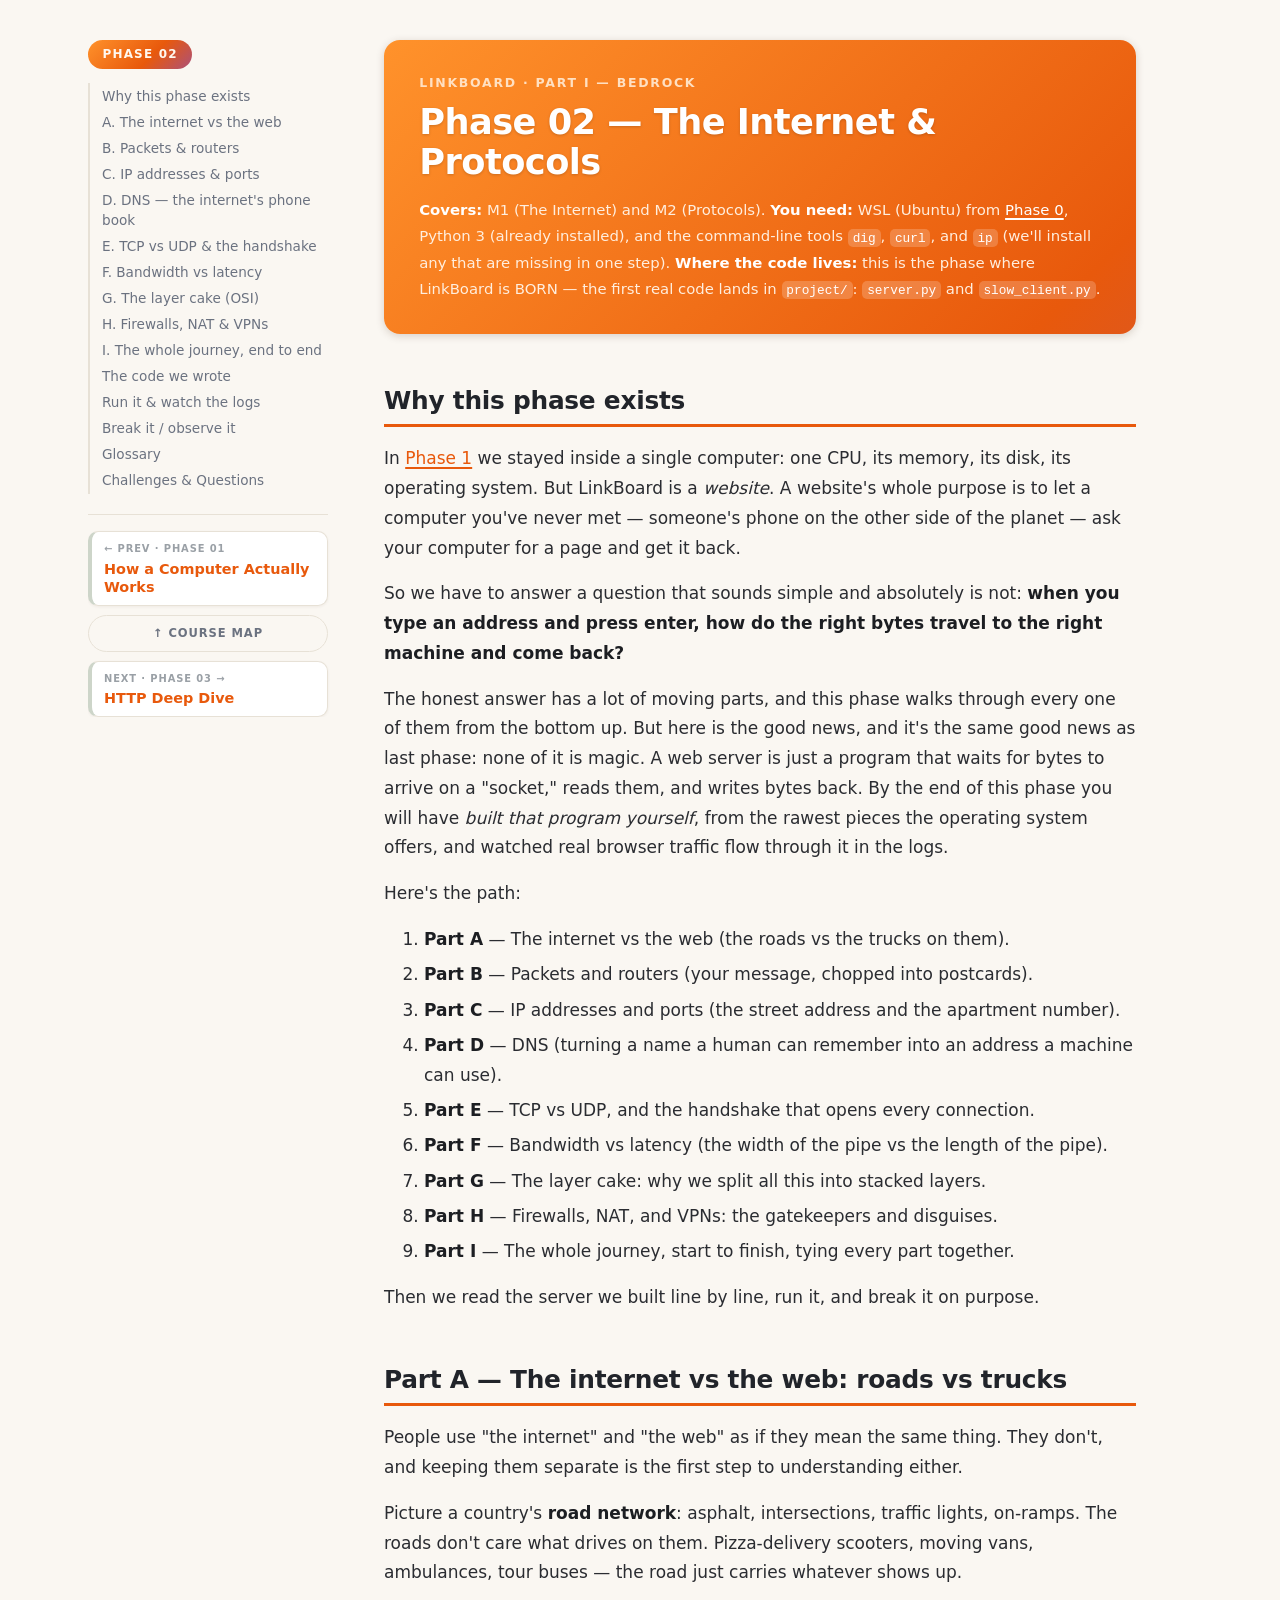
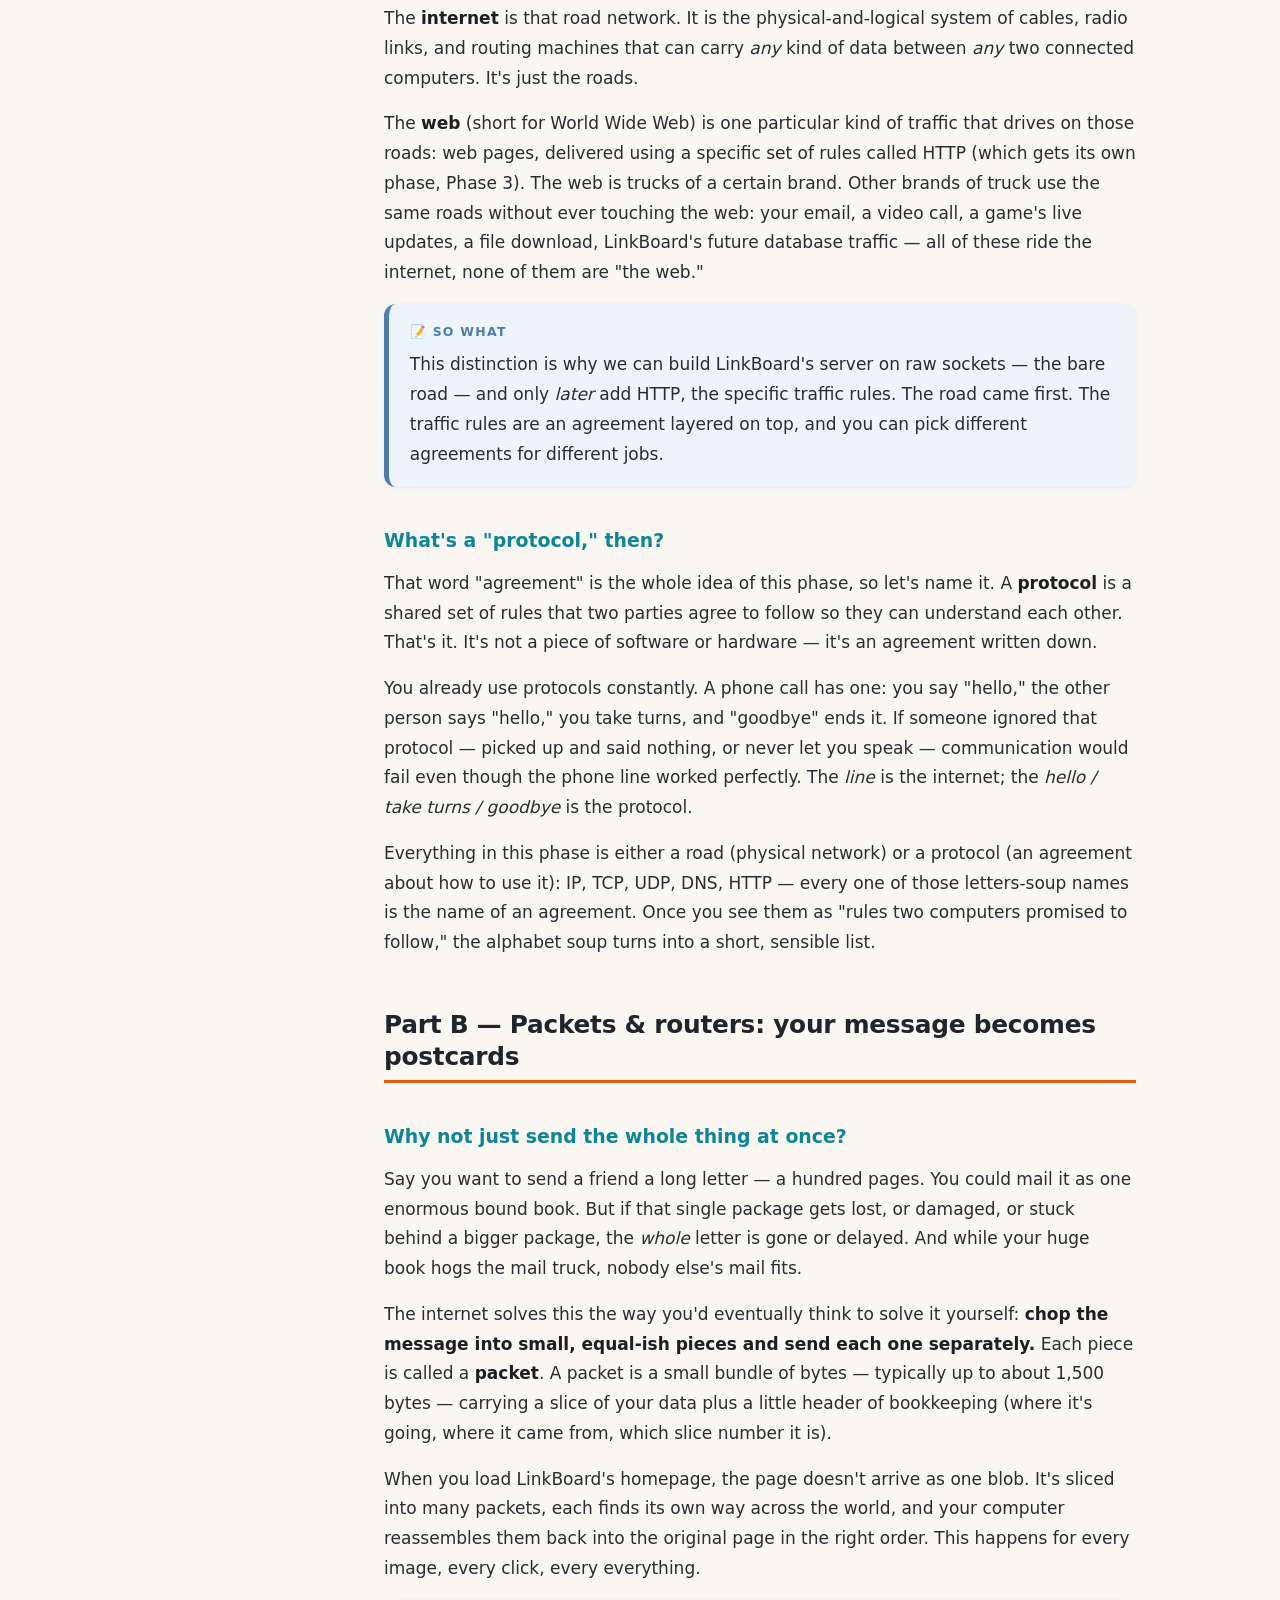
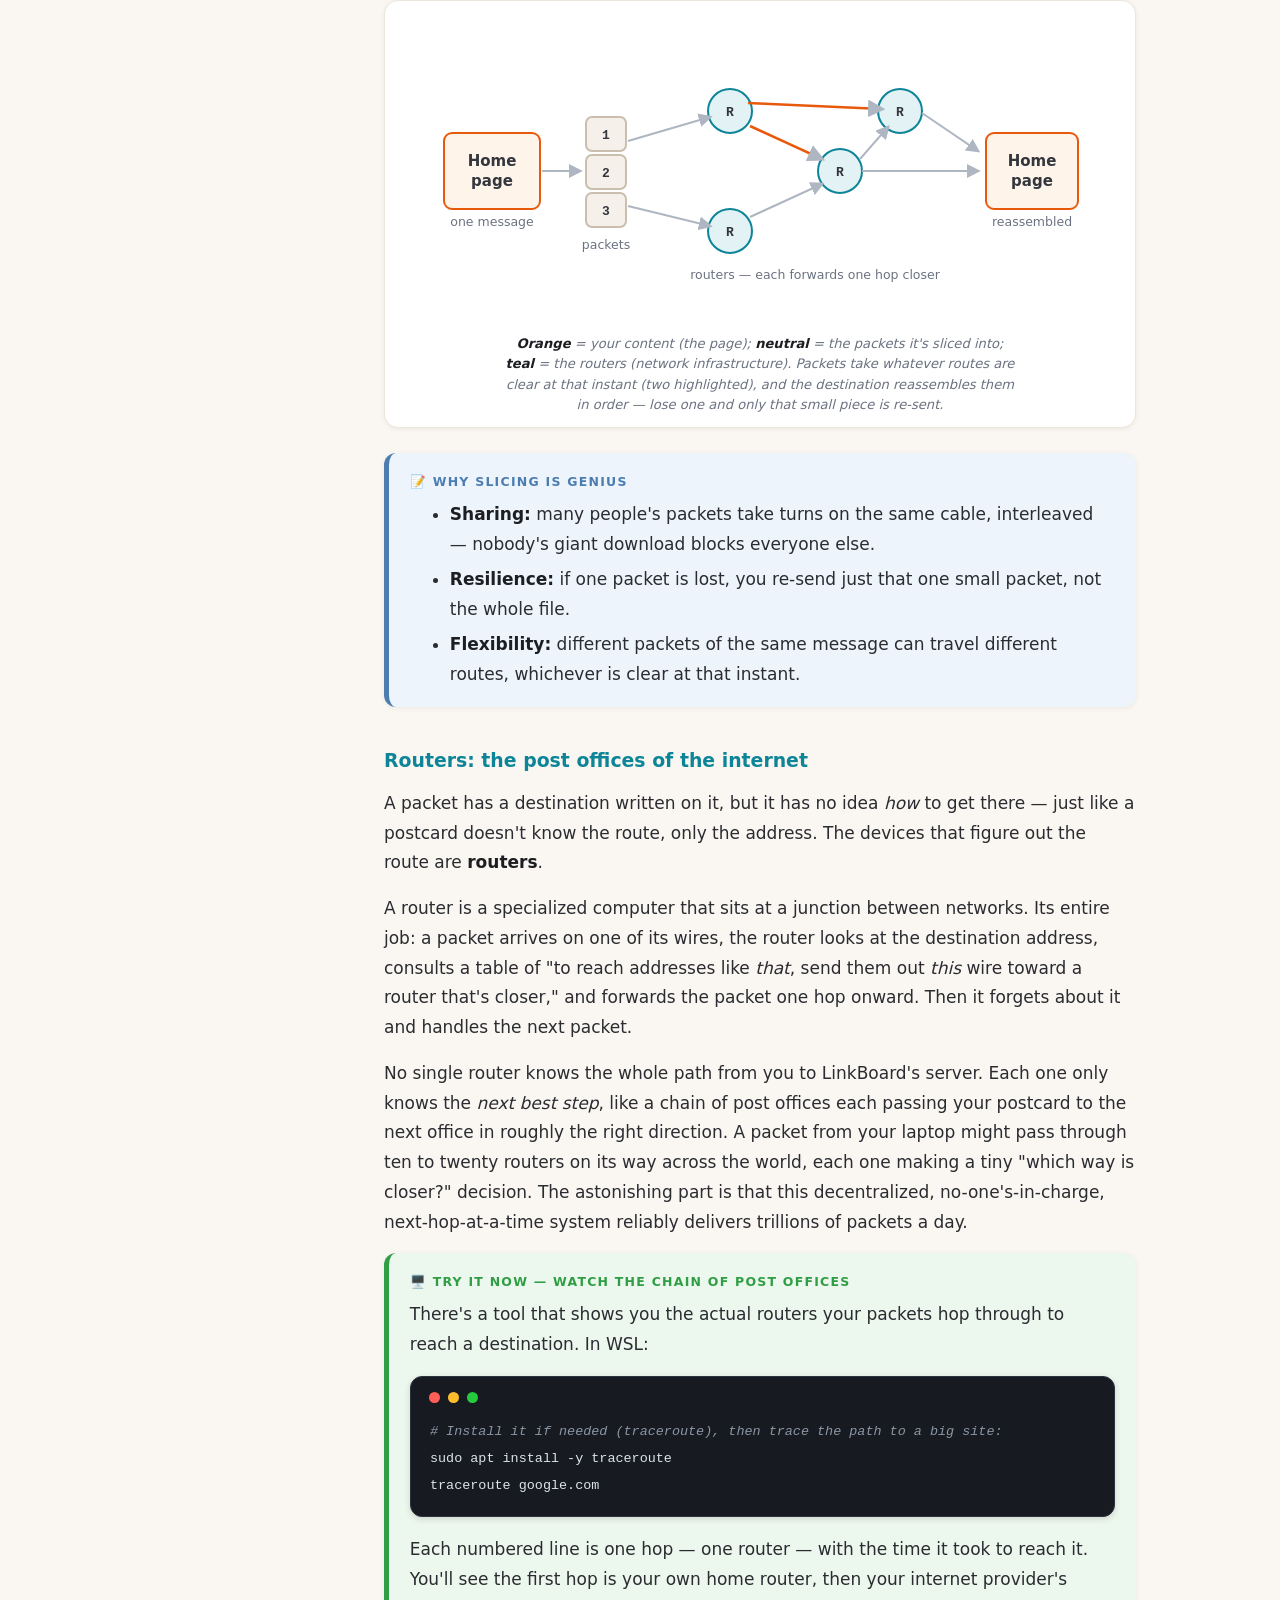
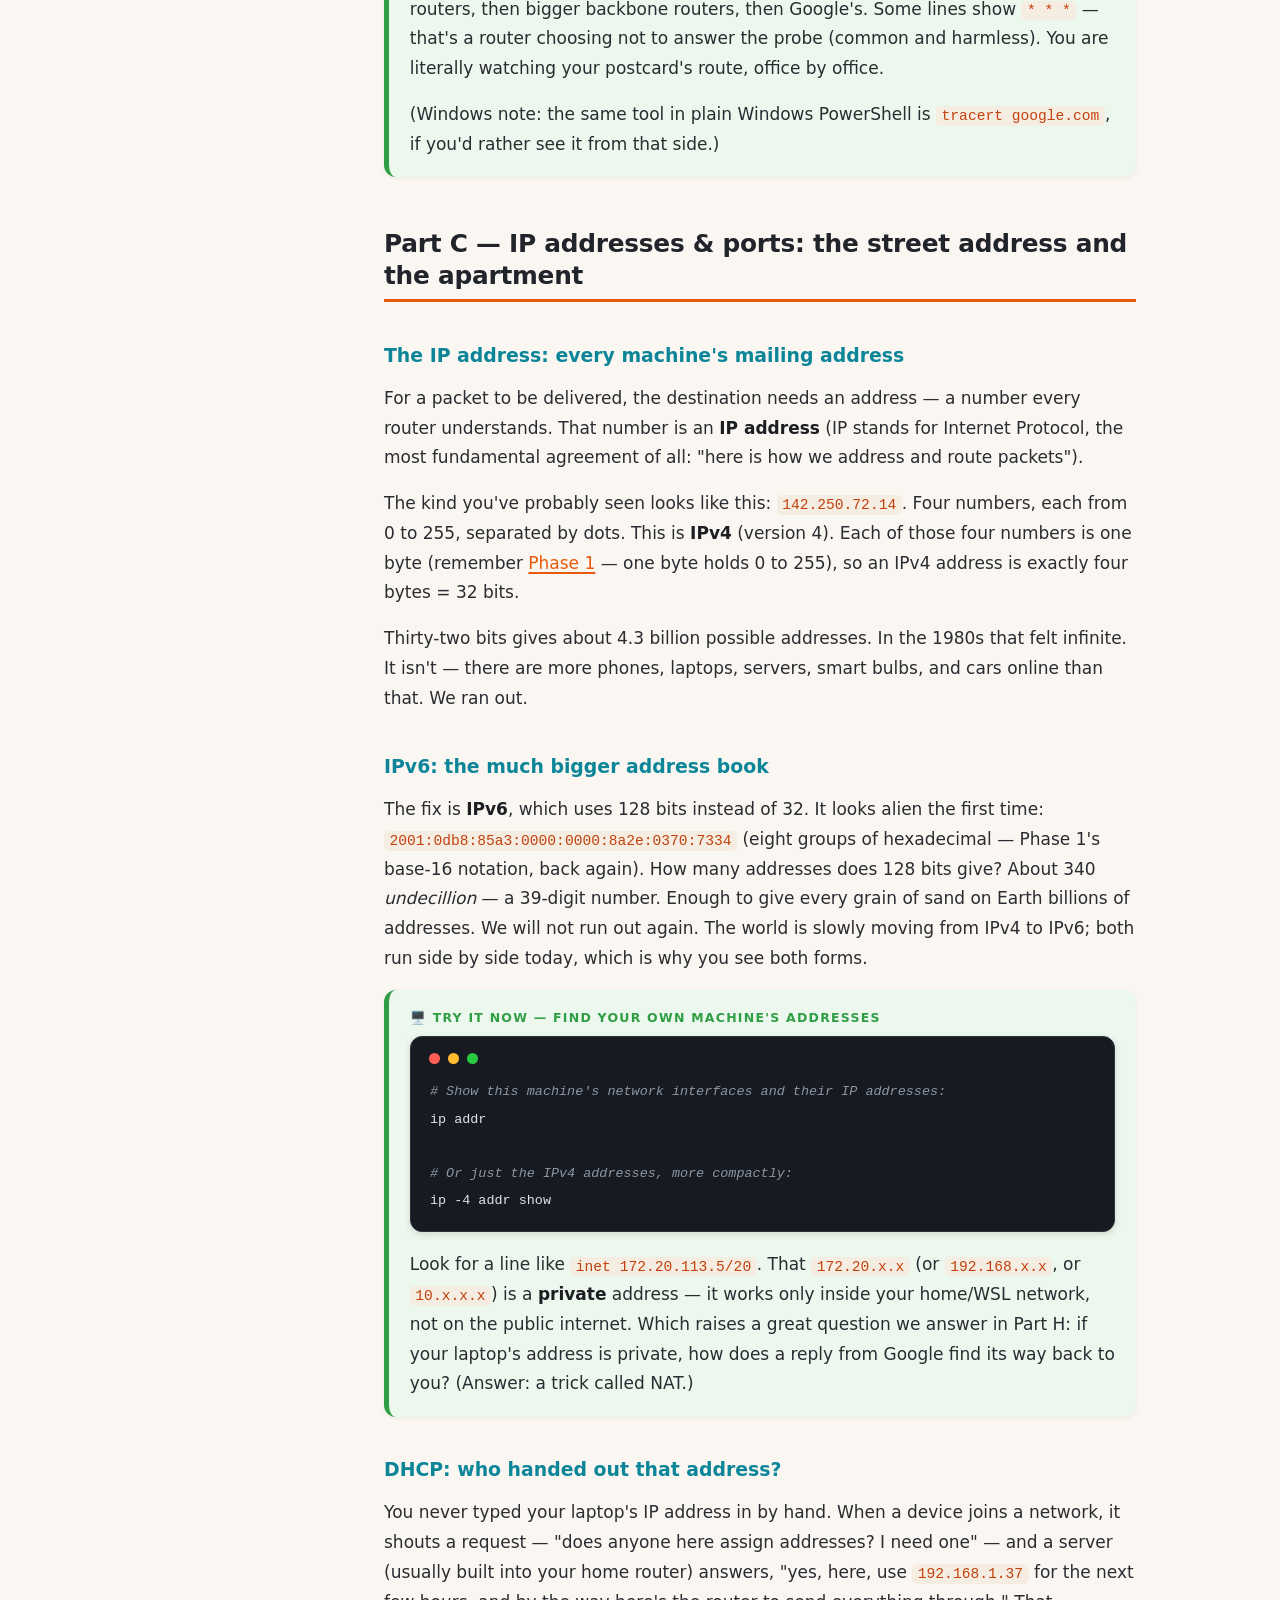
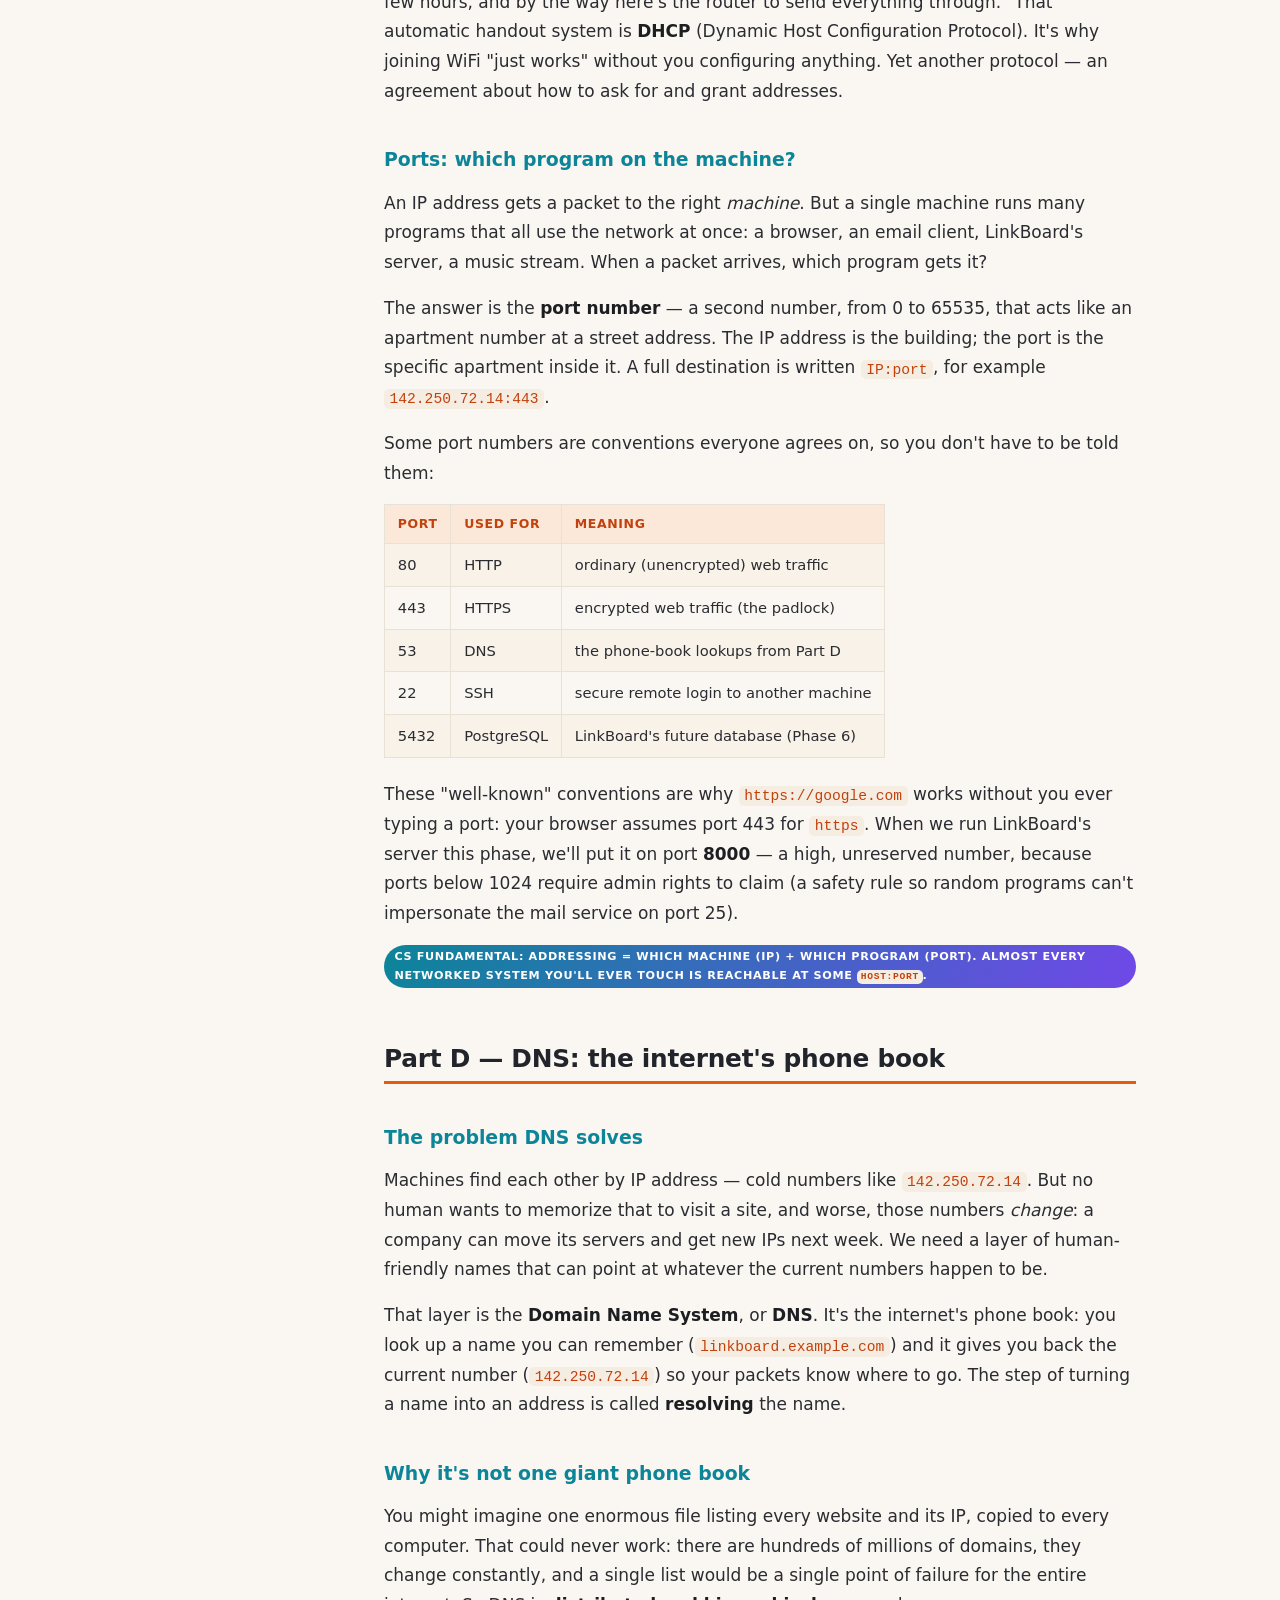
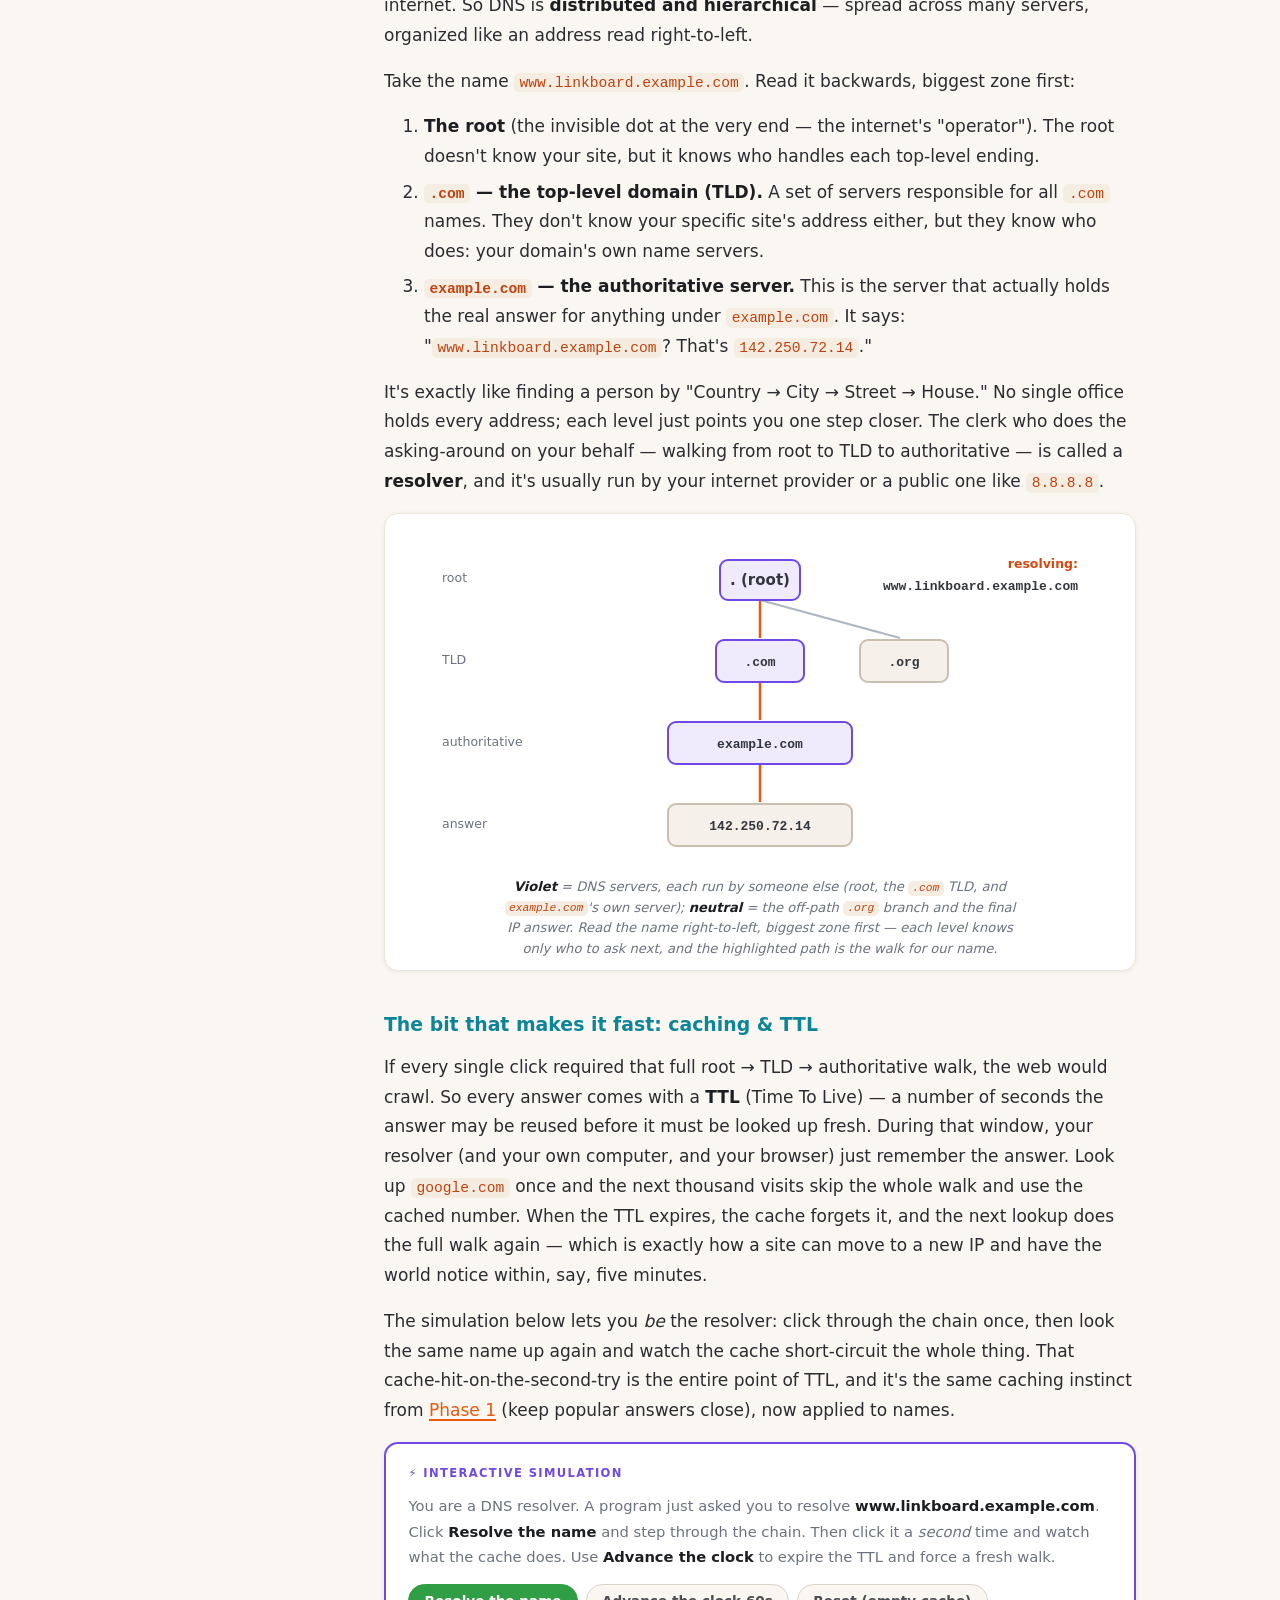
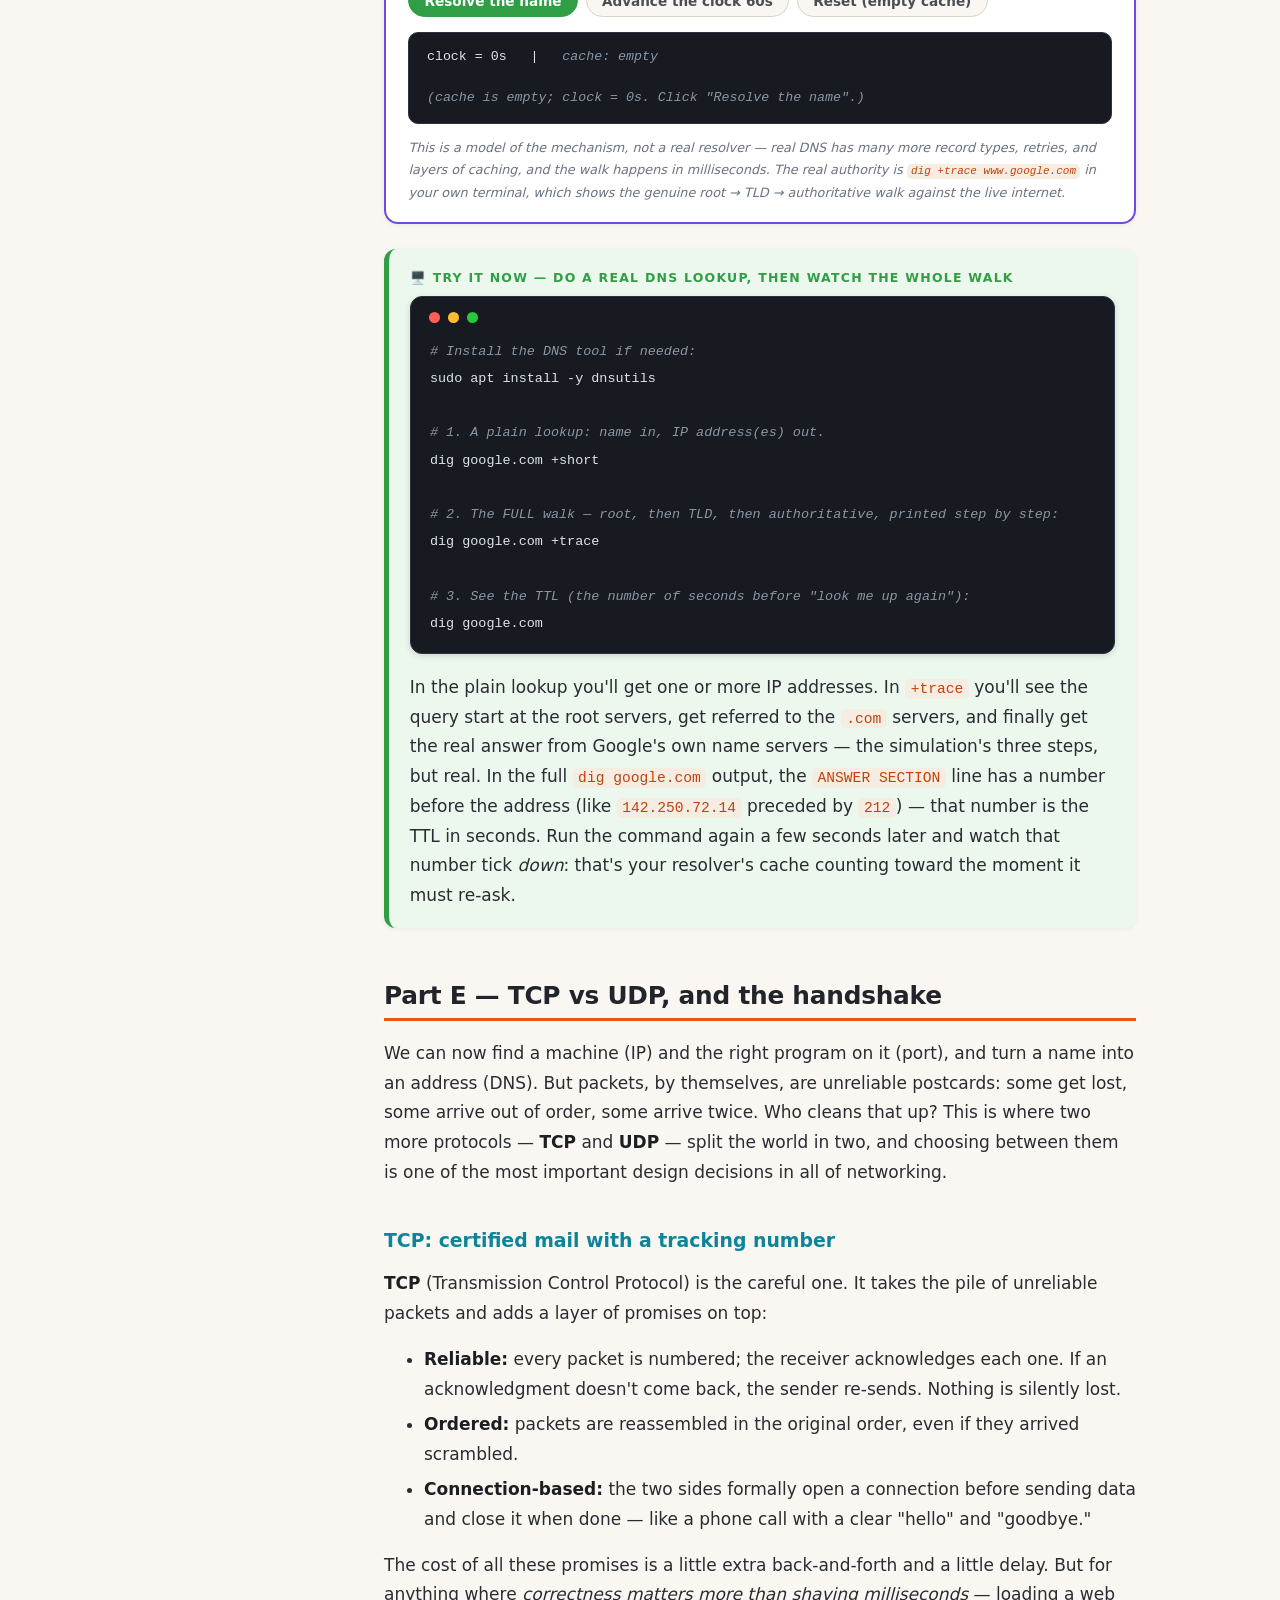
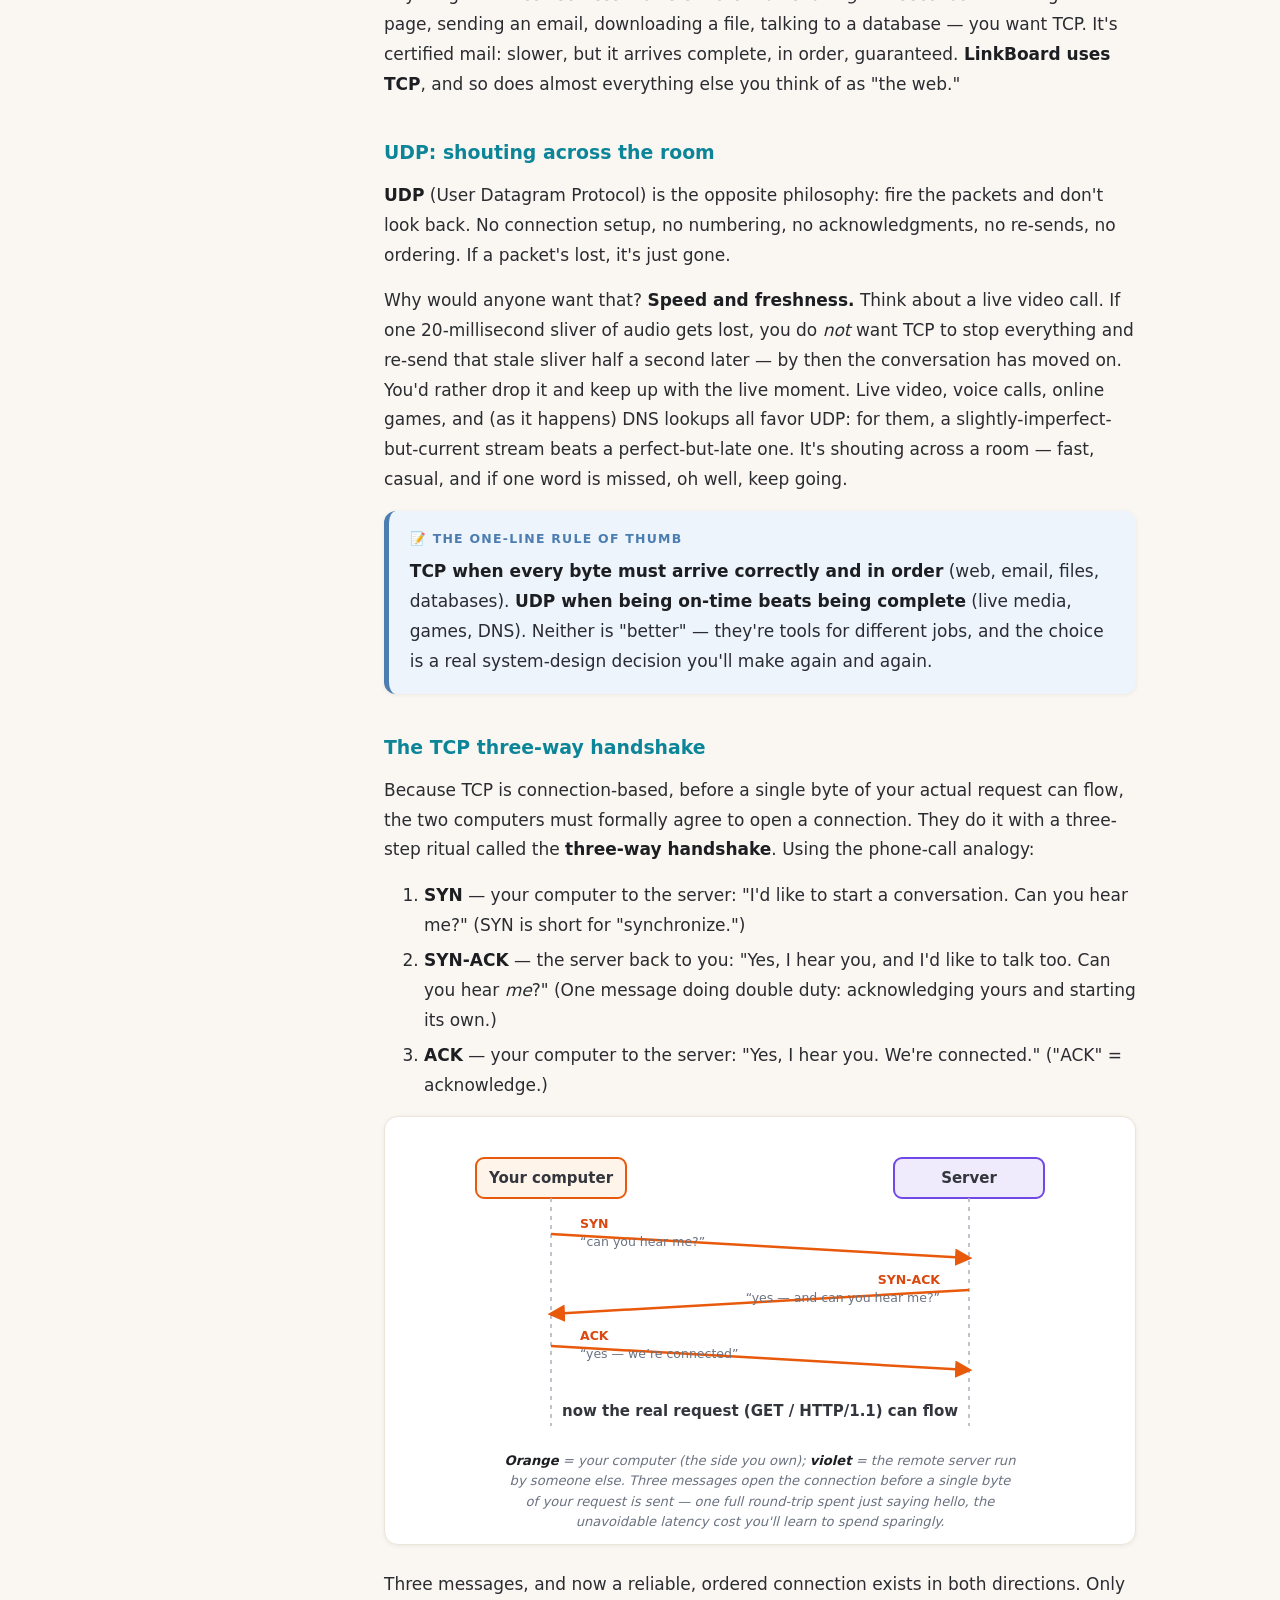
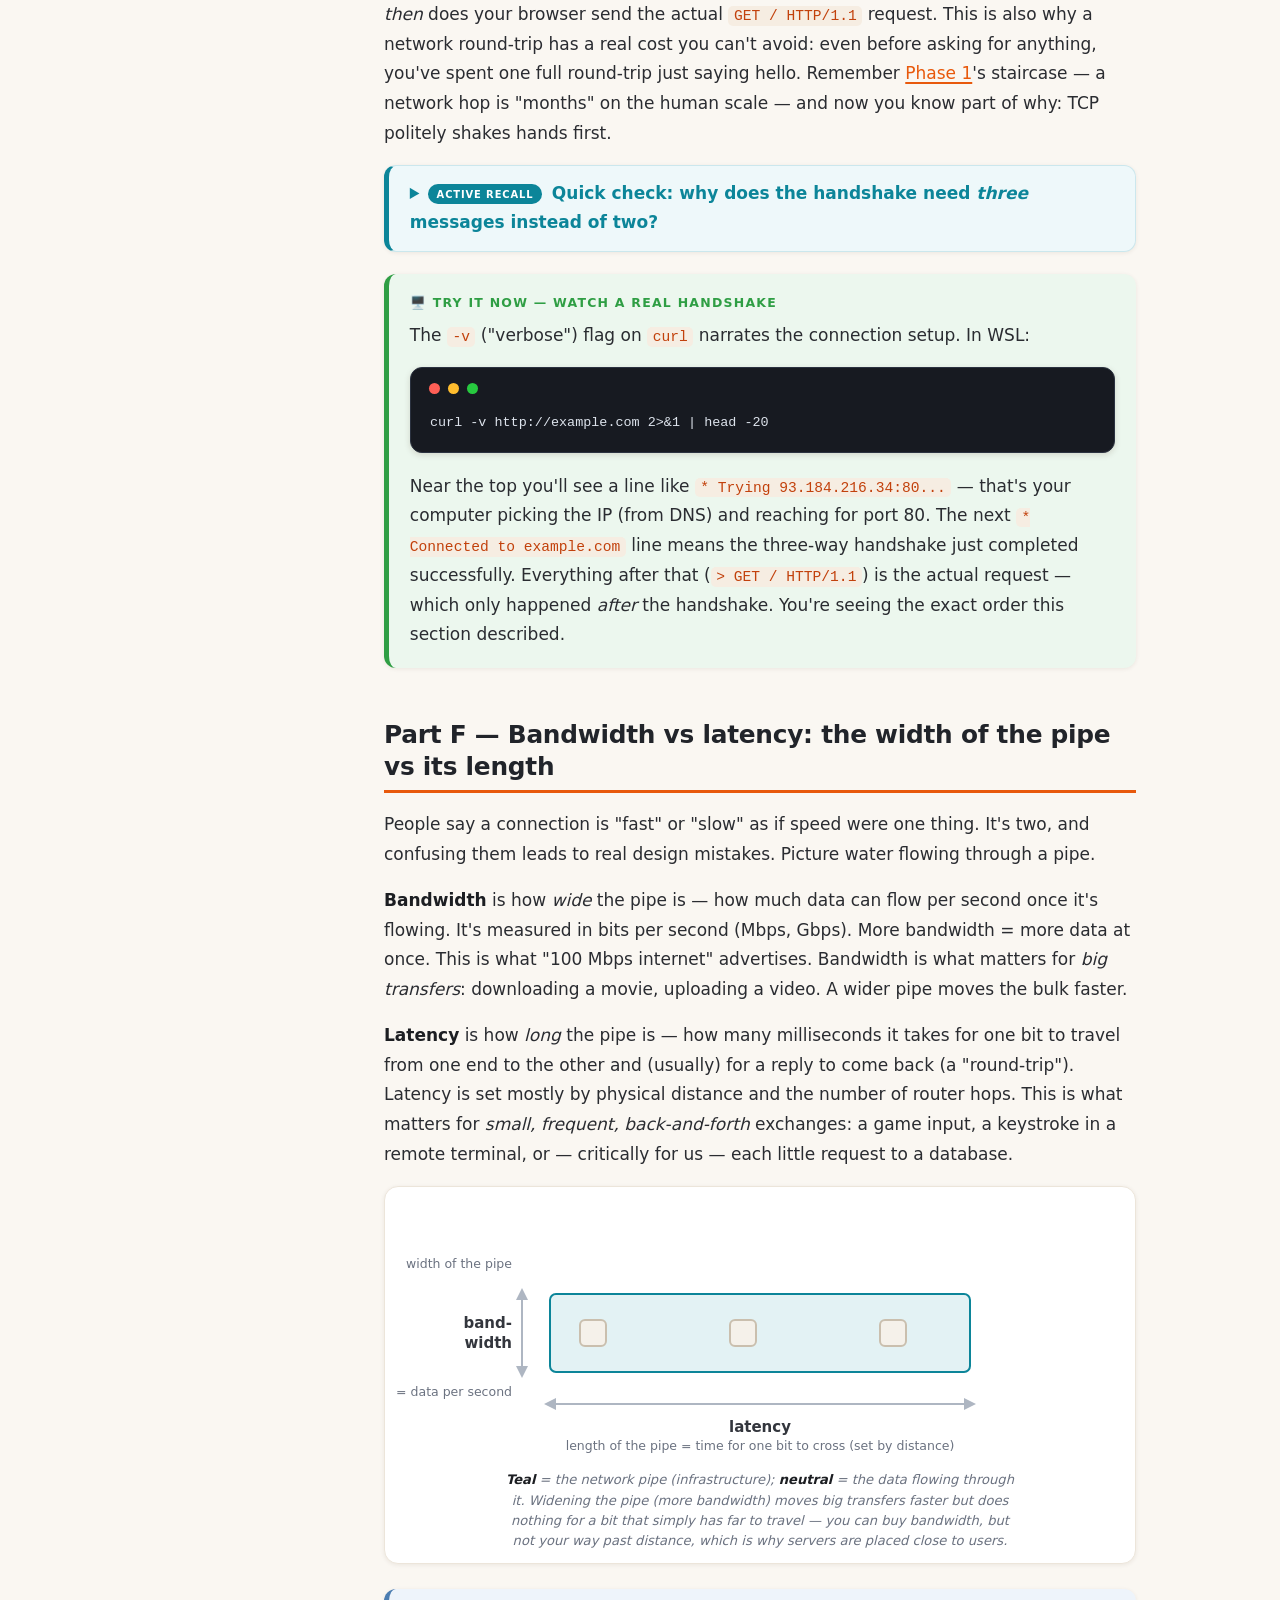
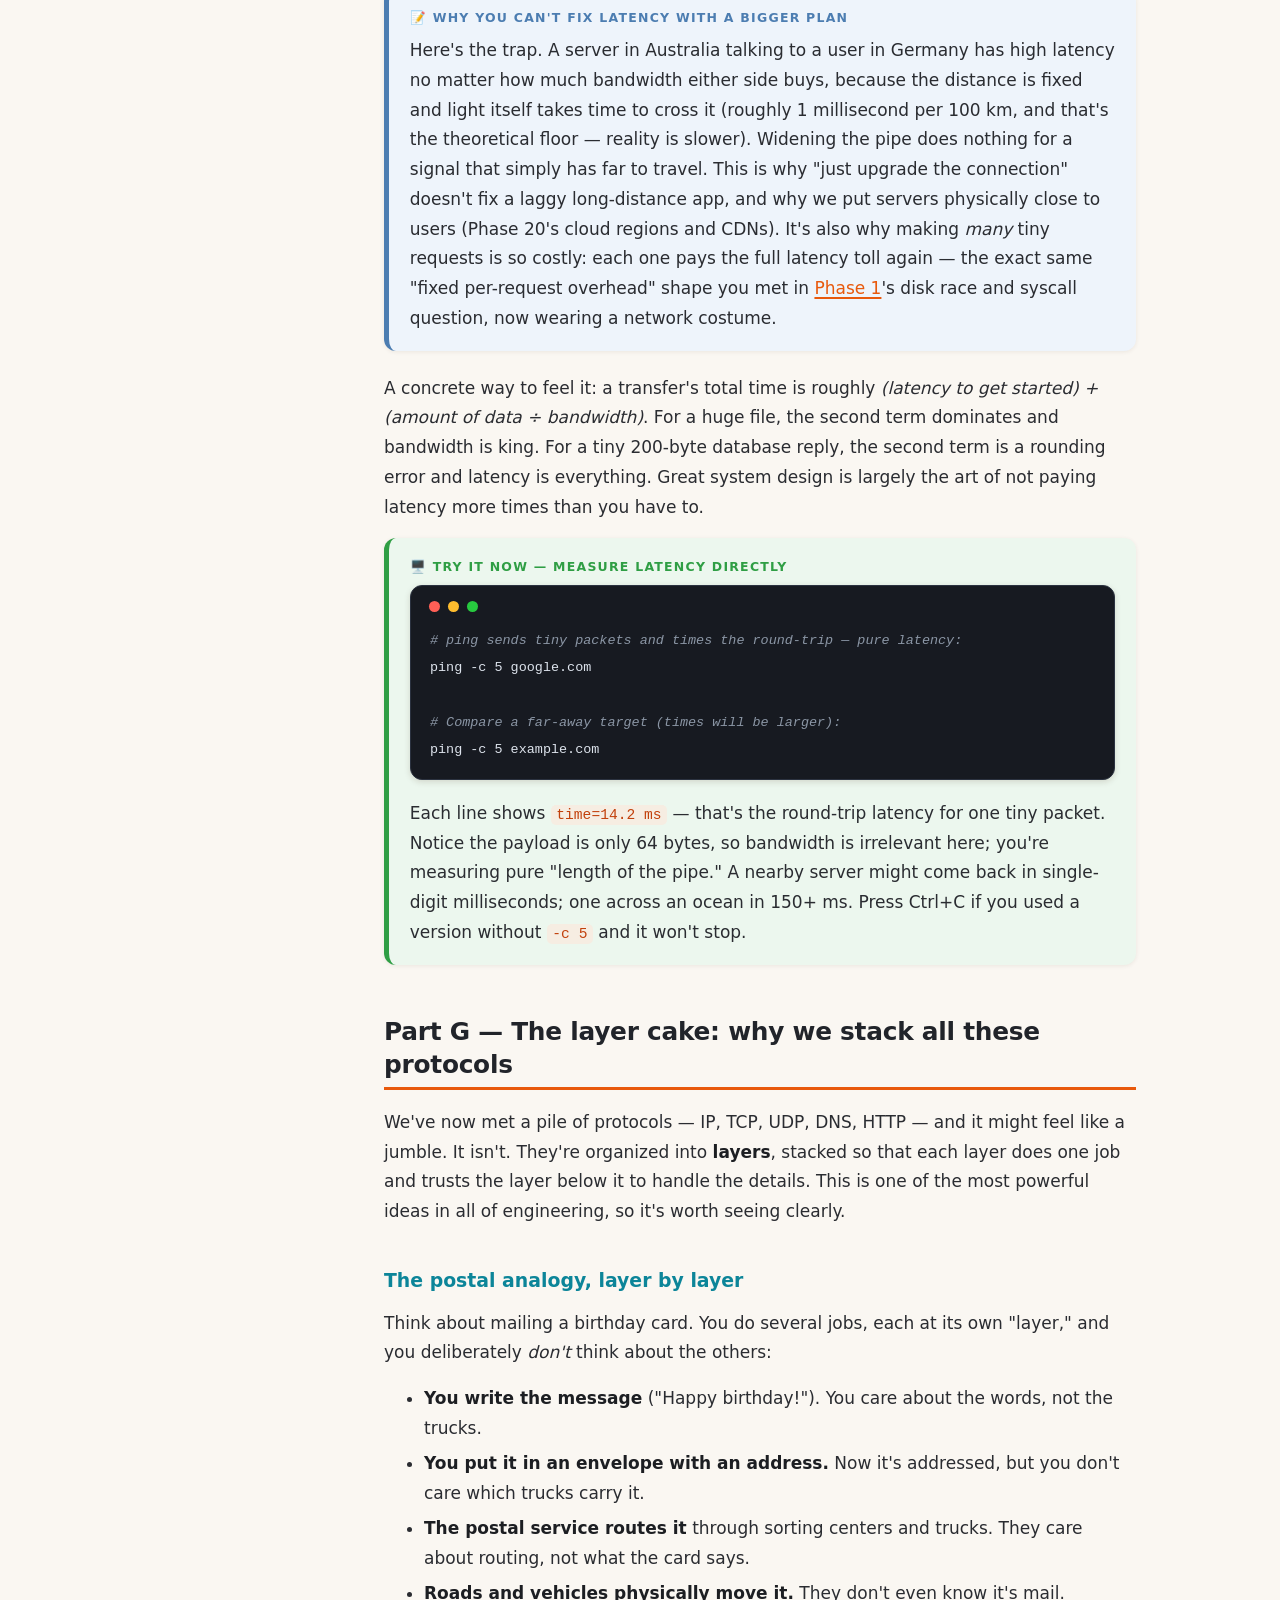
<file: concepts/phase-02-internet-and-protocols/lesson.html>
<!DOCTYPE html>
<html lang="en">
<head>
<meta charset="utf-8">
<meta name="viewport" content="width=device-width, initial-scale=1">
<title>Phase 02 — The Internet &amp; Protocols</title>
<link rel="stylesheet" href="../assets/lesson.css">
</head>
<body>
<div class="page">

<aside class="toc">
  <div class="toc-inner">
    <p class="toc-phase">Phase 02</p>
    <nav>
      <a href="#why">Why this phase exists</a>
      <a href="#pa">A. The internet vs the web</a>
      <a href="#pb">B. Packets &amp; routers</a>
      <a href="#pc">C. IP addresses &amp; ports</a>
      <a href="#pd">D. DNS — the internet's phone book</a>
      <a href="#pe">E. TCP vs UDP &amp; the handshake</a>
      <a href="#pf">F. Bandwidth vs latency</a>
      <a href="#pg">G. The layer cake (OSI)</a>
      <a href="#ph">H. Firewalls, NAT &amp; VPNs</a>
      <a href="#pi">I. The whole journey, end to end</a>
      <a href="#code">The code we wrote</a>
      <a href="#run">Run it &amp; watch the logs</a>
      <a href="#break">Break it / observe it</a>
      <a href="#glossary">Glossary</a>
      <a href="#challenges">Challenges &amp; Questions</a>
    </nav>
    <div class="toc-bottom">
      <a class="nav-card" href="../phase-01-how-a-computer-works/lesson.html">
        <span class="nav-label">← Prev · Phase 01</span>
        <span class="nav-title">How a Computer Actually Works</span>
      </a>
      <a class="nav-map" href="../index.html">↑ Course map</a>
      <a class="nav-card" href="../phase-03-http-deep-dive/lesson.html">
        <span class="nav-label">Next · Phase 03 →</span>
        <span class="nav-title">HTTP Deep Dive</span>
      </a>
    </div>
  </div>
</aside>

<main>

<header class="lesson">
  <p class="kicker">LinkBoard · Part I — Bedrock</p>
  <h1>Phase 02 — The Internet &amp; Protocols</h1>
  <p class="covers"><strong>Covers:</strong> M1 (The Internet) and M2 (Protocols). <strong>You need:</strong> WSL (Ubuntu) from <a href="../phase-00-tools-of-the-trade/lesson.html">Phase 0</a>, Python 3 (already installed), and the command-line tools <code>dig</code>, <code>curl</code>, and <code>ip</code> (we'll install any that are missing in one step). <strong>Where the code lives:</strong> this is the phase where LinkBoard is BORN — the first real code lands in <code>project/</code>: <code>server.py</code> and <code>slow_client.py</code>.</p>
</header>

<h2 id="why">Why this phase exists</h2>

<p>In <a href="../phase-01-how-a-computer-works/lesson.html">Phase 1</a> we stayed inside a single computer: one CPU, its memory, its disk, its operating system. But LinkBoard is a <em>website</em>. A website's whole purpose is to let a computer you've never met — someone's phone on the other side of the planet — ask your computer for a page and get it back.</p>

<p>So we have to answer a question that sounds simple and absolutely is not: <strong>when you type an address and press enter, how do the right bytes travel to the right machine and come back?</strong></p>

<p>The honest answer has a lot of moving parts, and this phase walks through every one of them from the bottom up. But here is the good news, and it's the same good news as last phase: none of it is magic. A web server is just a program that waits for bytes to arrive on a "socket," reads them, and writes bytes back. By the end of this phase you will have <em>built that program yourself</em>, from the rawest pieces the operating system offers, and watched real browser traffic flow through it in the logs.</p>

<p>Here's the path:</p>

<ol>
  <li><strong>Part A</strong> — The internet vs the web (the roads vs the trucks on them).</li>
  <li><strong>Part B</strong> — Packets and routers (your message, chopped into postcards).</li>
  <li><strong>Part C</strong> — IP addresses and ports (the street address and the apartment number).</li>
  <li><strong>Part D</strong> — DNS (turning a name a human can remember into an address a machine can use).</li>
  <li><strong>Part E</strong> — TCP vs UDP, and the handshake that opens every connection.</li>
  <li><strong>Part F</strong> — Bandwidth vs latency (the width of the pipe vs the length of the pipe).</li>
  <li><strong>Part G</strong> — The layer cake: why we split all this into stacked layers.</li>
  <li><strong>Part H</strong> — Firewalls, NAT, and VPNs: the gatekeepers and disguises.</li>
  <li><strong>Part I</strong> — The whole journey, start to finish, tying every part together.</li>
</ol>

<p>Then we read the server we built line by line, run it, and break it on purpose.</p>

<h2 id="pa">Part A — The internet vs the web: roads vs trucks</h2>

<p>People use "the internet" and "the web" as if they mean the same thing. They don't, and keeping them separate is the first step to understanding either.</p>

<p>Picture a country's <strong>road network</strong>: asphalt, intersections, traffic lights, on-ramps. The roads don't care what drives on them. Pizza-delivery scooters, moving vans, ambulances, tour buses — the road just carries whatever shows up.</p>

<p>The <strong>internet</strong> is that road network. It is the physical-and-logical system of cables, radio links, and routing machines that can carry <em>any</em> kind of data between <em>any</em> two connected computers. It's just the roads.</p>

<p>The <strong>web</strong> (short for World Wide Web) is one particular kind of traffic that drives on those roads: web pages, delivered using a specific set of rules called HTTP (which gets its own phase, Phase 3). The web is trucks of a certain brand. Other brands of truck use the same roads without ever touching the web: your email, a video call, a game's live updates, a file download, LinkBoard's future database traffic — all of these ride the internet, none of them are "the web."</p>

<div class="note">
  <span class="label">📝 So what</span>
  <p>This distinction is why we can build LinkBoard's server on raw sockets — the bare road — and only <em>later</em> add HTTP, the specific traffic rules. The road came first. The traffic rules are an agreement layered on top, and you can pick different agreements for different jobs.</p>
</div>

<h3>What's a "protocol," then?</h3>

<p>That word "agreement" is the whole idea of this phase, so let's name it. A <strong>protocol</strong> is a shared set of rules that two parties agree to follow so they can understand each other. That's it. It's not a piece of software or hardware — it's an agreement written down.</p>

<p>You already use protocols constantly. A phone call has one: you say "hello," the other person says "hello," you take turns, and "goodbye" ends it. If someone ignored that protocol — picked up and said nothing, or never let you speak — communication would fail even though the phone line worked perfectly. The <em>line</em> is the internet; the <em>hello / take turns / goodbye</em> is the protocol.</p>

<p>Everything in this phase is either a road (physical network) or a protocol (an agreement about how to use it): IP, TCP, UDP, DNS, HTTP — every one of those letters-soup names is the name of an agreement. Once you see them as "rules two computers promised to follow," the alphabet soup turns into a short, sensible list.</p>

<h2 id="pb">Part B — Packets &amp; routers: your message becomes postcards</h2>

<h3>Why not just send the whole thing at once?</h3>

<p>Say you want to send a friend a long letter — a hundred pages. You could mail it as one enormous bound book. But if that single package gets lost, or damaged, or stuck behind a bigger package, the <em>whole</em> letter is gone or delayed. And while your huge book hogs the mail truck, nobody else's mail fits.</p>

<p>The internet solves this the way you'd eventually think to solve it yourself: <strong>chop the message into small, equal-ish pieces and send each one separately.</strong> Each piece is called a <strong>packet</strong>. A packet is a small bundle of bytes — typically up to about 1,500 bytes — carrying a slice of your data plus a little header of bookkeeping (where it's going, where it came from, which slice number it is).</p>

<p>When you load LinkBoard's homepage, the page doesn't arrive as one blob. It's sliced into many packets, each finds its own way across the world, and your computer reassembles them back into the original page in the right order. This happens for every image, every click, every everything.</p>

<figure class="fig">
  <svg viewBox="0 0 660 300" role="img" aria-label="A home page (your content) is chopped into numbered packets that hop through a mesh of routers by different routes and are reassembled into the same page at the destination.">
    <defs>
      <marker id="pk-arrow" viewBox="0 0 10 10" refX="8" refY="5" markerWidth="7" markerHeight="7" orient="auto-start-reverse">
        <path class="fig-arrow" d="M0,0 L10,5 L0,10 z"></path>
      </marker>
    </defs>

    <!-- source message (your content) -->
    <rect class="fig-box-you" x="14" y="112" width="96" height="76" rx="8"></rect>
    <text class="fig-t" x="62" y="145" text-anchor="middle">Home</text>
    <text class="fig-t" x="62" y="165" text-anchor="middle">page</text>
    <text class="fig-t-sm" x="62" y="205" text-anchor="middle">one message</text>

    <!-- chopped into packets (generic data in transit) -->
    <line class="fig-edge" x1="112" y1="150" x2="150" y2="150" marker-end="url(#pk-arrow)"></line>
    <rect class="fig-box" x="156" y="96" width="40" height="34" rx="6"></rect>
    <text class="fig-mono" x="176" y="118" text-anchor="middle">1</text>
    <rect class="fig-box" x="156" y="134" width="40" height="34" rx="6"></rect>
    <text class="fig-mono" x="176" y="156" text-anchor="middle">2</text>
    <rect class="fig-box" x="156" y="172" width="40" height="34" rx="6"></rect>
    <text class="fig-mono" x="176" y="194" text-anchor="middle">3</text>
    <text class="fig-t-sm" x="176" y="228" text-anchor="middle">packets</text>

    <!-- router mesh (network infrastructure) -->
    <circle class="fig-node" cx="300" cy="90"  r="22"></circle>
    <text class="fig-mono" x="300" y="95" text-anchor="middle">R</text>
    <circle class="fig-node" cx="300" cy="210" r="22"></circle>
    <text class="fig-mono" x="300" y="215" text-anchor="middle">R</text>
    <circle class="fig-node" cx="410" cy="150" r="22"></circle>
    <text class="fig-mono" x="410" y="155" text-anchor="middle">R</text>
    <circle class="fig-node" cx="470" cy="90"  r="22"></circle>
    <text class="fig-mono" x="470" y="95" text-anchor="middle">R</text>

    <!-- packets entering the mesh -->
    <line class="fig-edge" x1="198" y1="120" x2="280" y2="96"  marker-end="url(#pk-arrow)"></line>
    <line class="fig-edge" x1="198" y1="185" x2="280" y2="205" marker-end="url(#pk-arrow)"></line>
    <!-- mesh interconnections (highlight two different routes) -->
    <line class="fig-edge-hi" x1="320" y1="105" x2="392" y2="138" marker-end="url(#pk-arrow)"></line>
    <line class="fig-edge" x1="320" y1="196" x2="392" y2="163" marker-end="url(#pk-arrow)"></line>
    <line class="fig-edge-hi" x1="318" y1="82"  x2="452" y2="88"  marker-end="url(#pk-arrow)"></line>
    <line class="fig-edge" x1="430" y1="138" x2="458" y2="106" marker-end="url(#pk-arrow)"></line>
    <text class="fig-t-sm" x="385" y="258" text-anchor="middle">routers — each forwards one hop closer</text>

    <!-- reassembled at destination -->
    <line class="fig-edge" x1="492" y1="92"  x2="548" y2="130" marker-end="url(#pk-arrow)"></line>
    <line class="fig-edge" x1="432" y1="150" x2="548" y2="150" marker-end="url(#pk-arrow)"></line>
    <rect class="fig-box-you" x="556" y="112" width="92" height="76" rx="8"></rect>
    <text class="fig-t" x="602" y="145" text-anchor="middle">Home</text>
    <text class="fig-t" x="602" y="165" text-anchor="middle">page</text>
    <text class="fig-t-sm" x="602" y="205" text-anchor="middle">reassembled</text>
  </svg>
  <figcaption><strong>Orange</strong> = your content (the page); <strong>neutral</strong> = the packets it's sliced into; <strong>teal</strong> = the routers (network infrastructure). Packets take whatever routes are clear at that instant (two highlighted), and the destination reassembles them in order — lose one and only that small piece is re-sent.</figcaption>
</figure>

<div class="note">
  <span class="label">📝 Why slicing is genius</span>
  <ul>
    <li><strong>Sharing:</strong> many people's packets take turns on the same cable, interleaved — nobody's giant download blocks everyone else.</li>
    <li><strong>Resilience:</strong> if one packet is lost, you re-send just that one small packet, not the whole file.</li>
    <li><strong>Flexibility:</strong> different packets of the same message can travel different routes, whichever is clear at that instant.</li>
  </ul>
</div>

<h3>Routers: the post offices of the internet</h3>

<p>A packet has a destination written on it, but it has no idea <em>how</em> to get there — just like a postcard doesn't know the route, only the address. The devices that figure out the route are <strong>routers</strong>.</p>

<p>A router is a specialized computer that sits at a junction between networks. Its entire job: a packet arrives on one of its wires, the router looks at the destination address, consults a table of "to reach addresses like <em>that</em>, send them out <em>this</em> wire toward a router that's closer," and forwards the packet one hop onward. Then it forgets about it and handles the next packet.</p>

<p>No single router knows the whole path from you to LinkBoard's server. Each one only knows the <em>next best step</em>, like a chain of post offices each passing your postcard to the next office in roughly the right direction. A packet from your laptop might pass through ten to twenty routers on its way across the world, each one making a tiny "which way is closer?" decision. The astonishing part is that this decentralized, no-one's-in-charge, next-hop-at-a-time system reliably delivers trillions of packets a day.</p>

<div class="tryit">
  <span class="label">🖥️ Try it now — watch the chain of post offices</span>
  <p>There's a tool that shows you the actual routers your packets hop through to reach a destination. In WSL:</p>
<pre><code><span class="c"># Install it if needed (traceroute), then trace the path to a big site:</span>
sudo apt install -y traceroute
traceroute google.com</code></pre>
  <p>Each numbered line is one hop — one router — with the time it took to reach it. You'll see the first hop is your own home router, then your internet provider's routers, then bigger backbone routers, then Google's. Some lines show <code>* * *</code> — that's a router choosing not to answer the probe (common and harmless). You are literally watching your postcard's route, office by office.</p>
  <p>(Windows note: the same tool in plain Windows PowerShell is <code>tracert google.com</code>, if you'd rather see it from that side.)</p>
</div>

<h2 id="pc">Part C — IP addresses &amp; ports: the street address and the apartment</h2>

<h3>The IP address: every machine's mailing address</h3>

<p>For a packet to be delivered, the destination needs an address — a number every router understands. That number is an <strong>IP address</strong> (IP stands for Internet Protocol, the most fundamental agreement of all: "here is how we address and route packets").</p>

<p>The kind you've probably seen looks like this: <code>142.250.72.14</code>. Four numbers, each from 0 to 255, separated by dots. This is <strong>IPv4</strong> (version 4). Each of those four numbers is one byte (remember <a href="../phase-01-how-a-computer-works/lesson.html">Phase 1</a> — one byte holds 0 to 255), so an IPv4 address is exactly four bytes = 32 bits.</p>

<p>Thirty-two bits gives about 4.3 billion possible addresses. In the 1980s that felt infinite. It isn't — there are more phones, laptops, servers, smart bulbs, and cars online than that. We ran out.</p>

<h3>IPv6: the much bigger address book</h3>

<p>The fix is <strong>IPv6</strong>, which uses 128 bits instead of 32. It looks alien the first time: <code>2001:0db8:85a3:0000:0000:8a2e:0370:7334</code> (eight groups of hexadecimal — Phase 1's base-16 notation, back again). How many addresses does 128 bits give? About 340 <em>undecillion</em> — a 39-digit number. Enough to give every grain of sand on Earth billions of addresses. We will not run out again. The world is slowly moving from IPv4 to IPv6; both run side by side today, which is why you see both forms.</p>

<div class="tryit">
  <span class="label">🖥️ Try it now — find your own machine's addresses</span>
<pre><code><span class="c"># Show this machine's network interfaces and their IP addresses:</span>
ip addr

<span class="c"># Or just the IPv4 addresses, more compactly:</span>
ip -4 addr show</code></pre>
  <p>Look for a line like <code>inet 172.20.113.5/20</code>. That <code>172.20.x.x</code> (or <code>192.168.x.x</code>, or <code>10.x.x.x</code>) is a <strong>private</strong> address — it works only inside your home/WSL network, not on the public internet. Which raises a great question we answer in Part H: if your laptop's address is private, how does a reply from Google find its way back to you? (Answer: a trick called NAT.)</p>
</div>

<h3>DHCP: who handed out that address?</h3>

<p>You never typed your laptop's IP address in by hand. When a device joins a network, it shouts a request — "does anyone here assign addresses? I need one" — and a server (usually built into your home router) answers, "yes, here, use <code>192.168.1.37</code> for the next few hours, and by the way here's the router to send everything through." That automatic handout system is <strong>DHCP</strong> (Dynamic Host Configuration Protocol). It's why joining WiFi "just works" without you configuring anything. Yet another protocol — an agreement about how to ask for and grant addresses.</p>

<h3>Ports: which program on the machine?</h3>

<p>An IP address gets a packet to the right <em>machine</em>. But a single machine runs many programs that all use the network at once: a browser, an email client, LinkBoard's server, a music stream. When a packet arrives, which program gets it?</p>

<p>The answer is the <strong>port number</strong> — a second number, from 0 to 65535, that acts like an apartment number at a street address. The IP address is the building; the port is the specific apartment inside it. A full destination is written <code>IP:port</code>, for example <code>142.250.72.14:443</code>.</p>

<p>Some port numbers are conventions everyone agrees on, so you don't have to be told them:</p>

<table>
  <tr><th>Port</th><th>Used for</th><th>Meaning</th></tr>
  <tr><td>80</td><td>HTTP</td><td>ordinary (unencrypted) web traffic</td></tr>
  <tr><td>443</td><td>HTTPS</td><td>encrypted web traffic (the padlock)</td></tr>
  <tr><td>53</td><td>DNS</td><td>the phone-book lookups from Part D</td></tr>
  <tr><td>22</td><td>SSH</td><td>secure remote login to another machine</td></tr>
  <tr><td>5432</td><td>PostgreSQL</td><td>LinkBoard's future database (Phase 6)</td></tr>
</table>

<p>These "well-known" conventions are why <code>https://google.com</code> works without you ever typing a port: your browser assumes port 443 for <code>https</code>. When we run LinkBoard's server this phase, we'll put it on port <strong>8000</strong> — a high, unreserved number, because ports below 1024 require admin rights to claim (a safety rule so random programs can't impersonate the mail service on port 25).</p>

<div class="chip">CS fundamental: addressing = which machine (IP) + which program (port). Almost every networked system you'll ever touch is reachable at some <code>host:port</code>.</div>

<h2 id="pd">Part D — DNS: the internet's phone book</h2>

<h3>The problem DNS solves</h3>

<p>Machines find each other by IP address — cold numbers like <code>142.250.72.14</code>. But no human wants to memorize that to visit a site, and worse, those numbers <em>change</em>: a company can move its servers and get new IPs next week. We need a layer of human-friendly names that can point at whatever the current numbers happen to be.</p>

<p>That layer is the <strong>Domain Name System</strong>, or <strong>DNS</strong>. It's the internet's phone book: you look up a name you can remember (<code>linkboard.example.com</code>) and it gives you back the current number (<code>142.250.72.14</code>) so your packets know where to go. The step of turning a name into an address is called <strong>resolving</strong> the name.</p>

<h3>Why it's not one giant phone book</h3>

<p>You might imagine one enormous file listing every website and its IP, copied to every computer. That could never work: there are hundreds of millions of domains, they change constantly, and a single list would be a single point of failure for the entire internet. So DNS is <strong>distributed and hierarchical</strong> — spread across many servers, organized like an address read right-to-left.</p>

<p>Take the name <code>www.linkboard.example.com</code>. Read it backwards, biggest zone first:</p>

<ol>
  <li><strong>The root</strong> (the invisible dot at the very end — the internet's "operator"). The root doesn't know your site, but it knows who handles each top-level ending.</li>
  <li><strong><code>.com</code> — the top-level domain (TLD).</strong> A set of servers responsible for all <code>.com</code> names. They don't know your specific site's address either, but they know who does: your domain's own name servers.</li>
  <li><strong><code>example.com</code> — the authoritative server.</strong> This is the server that actually holds the real answer for anything under <code>example.com</code>. It says: "<code>www.linkboard.example.com</code>? That's <code>142.250.72.14</code>."</li>
</ol>

<p>It's exactly like finding a person by "Country → City → Street → House." No single office holds every address; each level just points you one step closer. The clerk who does the asking-around on your behalf — walking from root to TLD to authoritative — is called a <strong>resolver</strong>, and it's usually run by your internet provider or a public one like <code>8.8.8.8</code>.</p>

<figure class="fig">
  <svg viewBox="0 0 660 330" role="img" aria-label="The DNS hierarchy as a tree: the root server refers down to the .com TLD server, which refers to example.com's authoritative server, which finally holds the IP address. The followed path is highlighted.">

    <!-- level labels down the left -->
    <text class="fig-t-sm" x="12" y="48"  text-anchor="start">root</text>
    <text class="fig-t-sm" x="12" y="130" text-anchor="start">TLD</text>
    <text class="fig-t-sm" x="12" y="212" text-anchor="start">authoritative</text>
    <text class="fig-t-sm" x="12" y="294" text-anchor="start">answer</text>

    <!-- edges (drawn first so boxes sit on top); the followed path is highlighted -->
    <line class="fig-edge-hi" x1="330" y1="66"  x2="330" y2="104"></line>
    <line class="fig-edge"    x1="330" y1="66"  x2="470" y2="104"></line>
    <line class="fig-edge-hi" x1="330" y1="148" x2="330" y2="186"></line>
    <line class="fig-edge-hi" x1="330" y1="230" x2="330" y2="268"></line>

    <!-- root (external system run by others) -->
    <rect class="fig-box-ext" x="290" y="26" width="80" height="40" rx="8"></rect>
    <text class="fig-t" x="330" y="51" text-anchor="middle">.  (root)</text>

    <!-- TLDs: .com on our path (external), .org off-path (neutral/greyed) -->
    <rect class="fig-box-ext" x="286" y="106" width="88" height="42" rx="8"></rect>
    <text class="fig-mono" x="330" y="132" text-anchor="middle">.com</text>
    <rect class="fig-box" x="430" y="106" width="88" height="42" rx="8"></rect>
    <text class="fig-mono" x="474" y="132" text-anchor="middle">.org</text>

    <!-- authoritative (external system run by others) -->
    <rect class="fig-box-ext" x="238" y="188" width="184" height="42" rx="8"></rect>
    <text class="fig-mono" x="330" y="214" text-anchor="middle">example.com</text>

    <!-- final answer (data) -->
    <rect class="fig-box" x="238" y="270" width="184" height="42" rx="8"></rect>
    <text class="fig-mono" x="330" y="296" text-anchor="middle">142.250.72.14</text>

    <!-- name being resolved, top-right -->
    <text class="fig-t-hi" x="648" y="34" text-anchor="end">resolving:</text>
    <text class="fig-mono" x="648" y="56" text-anchor="end">www.linkboard.example.com</text>
  </svg>
  <figcaption><strong>Violet</strong> = DNS servers, each run by someone else (root, the <code>.com</code> TLD, and <code>example.com</code>'s own server); <strong>neutral</strong> = the off-path <code>.org</code> branch and the final IP answer. Read the name right-to-left, biggest zone first — each level knows only who to ask next, and the highlighted path is the walk for our name.</figcaption>
</figure>

<h3>The bit that makes it fast: caching &amp; TTL</h3>

<p>If every single click required that full root → TLD → authoritative walk, the web would crawl. So every answer comes with a <strong>TTL</strong> (Time To Live) — a number of seconds the answer may be reused before it must be looked up fresh. During that window, your resolver (and your own computer, and your browser) just remember the answer. Look up <code>google.com</code> once and the next thousand visits skip the whole walk and use the cached number. When the TTL expires, the cache forgets it, and the next lookup does the full walk again — which is exactly how a site can move to a new IP and have the world notice within, say, five minutes.</p>

<p>The simulation below lets you <em>be</em> the resolver: click through the chain once, then look the same name up again and watch the cache short-circuit the whole thing. That cache-hit-on-the-second-try is the entire point of TTL, and it's the same caching instinct from <a href="../phase-01-how-a-computer-works/lesson.html">Phase 1</a> (keep popular answers close), now applied to names.</p>

<div class="sim">
  <p class="sim-hint">You are a DNS resolver. A program just asked you to resolve <strong>www.linkboard.example.com</strong>. Click <strong>Resolve the name</strong> and step through the chain. Then click it a <em>second</em> time and watch what the cache does. Use <strong>Advance the clock</strong> to expire the TTL and force a fresh walk.</p>
  <div class="sim-controls" id="sim1-controls">
    <button type="button" class="sim-btn go" id="sim1-resolve">Resolve the name</button>
    <button type="button" class="sim-btn" id="sim1-clock">Advance the clock 60s</button>
    <button type="button" class="sim-btn" id="sim1-reset">Reset (empty cache)</button>
  </div>
  <div class="sim-console" id="sim1-log" aria-live="polite"></div>
  <p class="sim-note">This is a model of the mechanism, not a real resolver — real DNS has many more record types, retries, and layers of caching, and the walk happens in milliseconds. The real authority is <code>dig +trace www.google.com</code> in your own terminal, which shows the genuine root → TLD → authoritative walk against the live internet.</p>
</div>
<script>
(function () {
  var logEl = document.getElementById("sim1-log");
  var cache, clock;
  var TTL = 120; // seconds this model's answer stays cached
  function init() {
    cache = null;        // {ip, expiresAt} or null
    clock = 0;
    render(['<span class="skip">(cache is empty; clock = 0s. Click "Resolve the name".)</span>']);
  }
  function head() {
    var c = cache
      ? '<span class="ok">cached: www.linkboard.example.com → ' + cache.ip +
        ' (expires at ' + cache.expiresAt + 's)</span>'
      : '<span class="skip">cache: empty</span>';
    return "clock = " + clock + "s   |   " + c + "\n\n";
  }
  function render(lines) {
    logEl.innerHTML = head() + lines.join("\n");
    logEl.scrollTop = logEl.scrollHeight;
  }
  function resolve() {
    var lines = [];
    if (cache && clock < cache.expiresAt) {
      lines.push('<span class="hi">CACHE HIT — answer is still fresh (TTL not expired).</span>');
      lines.push("No walk needed. Return " + cache.ip + " immediately.");
      lines.push('<span class="ok">→ This is why the 2nd, 3rd, 1000th visit is instant.</span>');
      render(lines);
      return;
    }
    if (cache && clock >= cache.expiresAt) {
      lines.push('<span class="skip">Cache had an answer, but the clock (' + clock +
                 's) passed its expiry (' + cache.expiresAt + 's) — TTL expired, must re-walk.</span>');
    }
    lines.push("Ask the ROOT: who handles “.com” names?");
    lines.push('  <span class="skip">root:</span> I don’t know the site, but ask the .com TLD servers.');
    lines.push("Ask the .com TLD: who is authoritative for example.com?");
    lines.push('  <span class="skip">.com:</span> That’s example.com’s own name servers. Go there.');
    lines.push("Ask example.com’s AUTHORITATIVE server: what is www.linkboard.example.com?");
    lines.push('  <span class="ok">authoritative:</span> It is 142.250.72.14, with TTL ' + TTL + 's.');
    cache = { ip: "142.250.72.14", expiresAt: clock + TTL };
    lines.push('<span class="hi">→ Full walk complete. Answer cached until ' + cache.expiresAt +
               's. Resolve again to see the cache hit.</span>');
    render(lines);
  }
  function tick() {
    clock += 60;
    var lines;
    if (cache && clock >= cache.expiresAt) {
      lines = ['<span class="bad">Clock advanced to ' + clock +
               's — the cached answer has now EXPIRED. The next resolve will do a full walk.</span>'];
    } else if (cache) {
      lines = ['<span class="skip">Clock advanced to ' + clock +
               's — cached answer still fresh (expires at ' + cache.expiresAt + 's).</span>'];
    } else {
      lines = ['<span class="skip">Clock advanced to ' + clock + 's — cache is empty anyway.</span>'];
    }
    render(lines);
  }
  document.getElementById("sim1-resolve").addEventListener("click", resolve);
  document.getElementById("sim1-clock").addEventListener("click", tick);
  document.getElementById("sim1-reset").addEventListener("click", init);
  init();
})();
</script>

<div class="tryit">
  <span class="label">🖥️ Try it now — do a real DNS lookup, then watch the whole walk</span>
<pre><code><span class="c"># Install the DNS tool if needed:</span>
sudo apt install -y dnsutils

<span class="c"># 1. A plain lookup: name in, IP address(es) out.</span>
dig google.com +short

<span class="c"># 2. The FULL walk — root, then TLD, then authoritative, printed step by step:</span>
dig google.com +trace

<span class="c"># 3. See the TTL (the number of seconds before "look me up again"):</span>
dig google.com</code></pre>
  <p>In the plain lookup you'll get one or more IP addresses. In <code>+trace</code> you'll see the query start at the root servers, get referred to the <code>.com</code> servers, and finally get the real answer from Google's own name servers — the simulation's three steps, but real. In the full <code>dig google.com</code> output, the <code>ANSWER SECTION</code> line has a number before the address (like <code>142.250.72.14</code> preceded by <code>212</code>) — that number is the TTL in seconds. Run the command again a few seconds later and watch that number tick <em>down</em>: that's your resolver's cache counting toward the moment it must re-ask.</p>
</div>

<h2 id="pe">Part E — TCP vs UDP, and the handshake</h2>

<p>We can now find a machine (IP) and the right program on it (port), and turn a name into an address (DNS). But packets, by themselves, are unreliable postcards: some get lost, some arrive out of order, some arrive twice. Who cleans that up? This is where two more protocols — <strong>TCP</strong> and <strong>UDP</strong> — split the world in two, and choosing between them is one of the most important design decisions in all of networking.</p>

<h3>TCP: certified mail with a tracking number</h3>

<p><strong>TCP</strong> (Transmission Control Protocol) is the careful one. It takes the pile of unreliable packets and adds a layer of promises on top:</p>

<ul>
  <li><strong>Reliable:</strong> every packet is numbered; the receiver acknowledges each one. If an acknowledgment doesn't come back, the sender re-sends. Nothing is silently lost.</li>
  <li><strong>Ordered:</strong> packets are reassembled in the original order, even if they arrived scrambled.</li>
  <li><strong>Connection-based:</strong> the two sides formally open a connection before sending data and close it when done — like a phone call with a clear "hello" and "goodbye."</li>
</ul>

<p>The cost of all these promises is a little extra back-and-forth and a little delay. But for anything where <em>correctness matters more than shaving milliseconds</em> — loading a web page, sending an email, downloading a file, talking to a database — you want TCP. It's certified mail: slower, but it arrives complete, in order, guaranteed. <strong>LinkBoard uses TCP</strong>, and so does almost everything else you think of as "the web."</p>

<h3>UDP: shouting across the room</h3>

<p><strong>UDP</strong> (User Datagram Protocol) is the opposite philosophy: fire the packets and don't look back. No connection setup, no numbering, no acknowledgments, no re-sends, no ordering. If a packet's lost, it's just gone.</p>

<p>Why would anyone want that? <strong>Speed and freshness.</strong> Think about a live video call. If one 20-millisecond sliver of audio gets lost, you do <em>not</em> want TCP to stop everything and re-send that stale sliver half a second later — by then the conversation has moved on. You'd rather drop it and keep up with the live moment. Live video, voice calls, online games, and (as it happens) DNS lookups all favor UDP: for them, a slightly-imperfect-but-current stream beats a perfect-but-late one. It's shouting across a room — fast, casual, and if one word is missed, oh well, keep going.</p>

<div class="note">
  <span class="label">📝 The one-line rule of thumb</span>
  <p><strong>TCP when every byte must arrive correctly and in order</strong> (web, email, files, databases). <strong>UDP when being on-time beats being complete</strong> (live media, games, DNS). Neither is "better" — they're tools for different jobs, and the choice is a real system-design decision you'll make again and again.</p>
</div>

<h3>The TCP three-way handshake</h3>

<p>Because TCP is connection-based, before a single byte of your actual request can flow, the two computers must formally agree to open a connection. They do it with a three-step ritual called the <strong>three-way handshake</strong>. Using the phone-call analogy:</p>

<ol>
  <li><strong>SYN</strong> — your computer to the server: "I'd like to start a conversation. Can you hear me?" (SYN is short for "synchronize.")</li>
  <li><strong>SYN-ACK</strong> — the server back to you: "Yes, I hear you, and I'd like to talk too. Can you hear <em>me</em>?" (One message doing double duty: acknowledging yours and starting its own.)</li>
  <li><strong>ACK</strong> — your computer to the server: "Yes, I hear you. We're connected." ("ACK" = acknowledge.)</li>
</ol>

<figure class="fig">
  <svg viewBox="0 0 660 300" role="img" aria-label="A TCP three-way handshake sequence between your computer and a remote server: your computer sends SYN, the server replies SYN-ACK, your computer sends ACK, and only then can the real request flow.">
    <defs>
      <marker id="tcp-arrow" viewBox="0 0 10 10" refX="8" refY="5" markerWidth="7" markerHeight="7" orient="auto-start-reverse">
        <path class="fig-arrow-hi" d="M0,0 L10,5 L0,10 z"></path>
      </marker>
    </defs>

    <!-- actors: you (orange) vs remote server (external violet) -->
    <rect class="fig-box-you" x="46" y="20" width="150" height="40" rx="8"></rect>
    <text class="fig-t" x="121" y="45" text-anchor="middle">Your computer</text>
    <rect class="fig-box-ext" x="464" y="20" width="150" height="40" rx="8"></rect>
    <text class="fig-t" x="539" y="45" text-anchor="middle">Server</text>

    <!-- lifelines -->
    <line class="fig-edge-dash" x1="121" y1="60" x2="121" y2="288"></line>
    <line class="fig-edge-dash" x1="539" y1="60" x2="539" y2="288"></line>

    <!-- SYN -->
    <line class="fig-edge-hi" x1="121" y1="96" x2="539" y2="120" marker-end="url(#tcp-arrow)"></line>
    <text class="fig-t-hi" x="150" y="90" text-anchor="start">SYN</text>
    <text class="fig-t-sm" x="150" y="108" text-anchor="start">“can you hear me?”</text>

    <!-- SYN-ACK -->
    <line class="fig-edge-hi" x1="539" y1="152" x2="121" y2="176" marker-end="url(#tcp-arrow)"></line>
    <text class="fig-t-hi" x="510" y="146" text-anchor="end">SYN-ACK</text>
    <text class="fig-t-sm" x="510" y="164" text-anchor="end">“yes — and can you hear me?”</text>

    <!-- ACK -->
    <line class="fig-edge-hi" x1="121" y1="208" x2="539" y2="232" marker-end="url(#tcp-arrow)"></line>
    <text class="fig-t-hi" x="150" y="202" text-anchor="start">ACK</text>
    <text class="fig-t-sm" x="150" y="220" text-anchor="start">“yes — we’re connected”</text>

    <!-- data flows -->
    <text class="fig-t" x="330" y="278" text-anchor="middle">now the real request (GET / HTTP/1.1) can flow</text>
  </svg>
  <figcaption><strong>Orange</strong> = your computer (the side you own); <strong>violet</strong> = the remote server run by someone else. Three messages open the connection before a single byte of your request is sent — one full round-trip spent just saying hello, the unavoidable latency cost you'll learn to spend sparingly.</figcaption>
</figure>

<p>Three messages, and now a reliable, ordered connection exists in both directions. Only <em>then</em> does your browser send the actual <code>GET / HTTP/1.1</code> request. This is also why a network round-trip has a real cost you can't avoid: even before asking for anything, you've spent one full round-trip just saying hello. Remember <a href="../phase-01-how-a-computer-works/lesson.html">Phase 1</a>'s staircase — a network hop is "months" on the human scale — and now you know part of why: TCP politely shakes hands first.</p>

<details class="check">
  <summary>Quick check: why does the handshake need <em>three</em> messages instead of two?</summary>
  <p>Because each side has to confirm that <strong>both</strong> directions of the connection work. Message 1 (SYN) lets the client say "can you hear me?" Message 2 (SYN-ACK) lets the server answer "yes, and can <em>you</em> hear me?" Message 3 (ACK) lets the client confirm "yes." After two messages only the server knows the link works in both directions; the third is what gives the <em>client</em> that same certainty. Two messages can't prove a two-way channel.</p>
</details>

<div class="tryit">
  <span class="label">🖥️ Try it now — watch a real handshake</span>
  <p>The <code>-v</code> ("verbose") flag on <code>curl</code> narrates the connection setup. In WSL:</p>
<pre><code>curl -v http://example.com 2&gt;&amp;1 | head -20</code></pre>
  <p>Near the top you'll see a line like <code>* Trying 93.184.216.34:80...</code> — that's your computer picking the IP (from DNS) and reaching for port 80. The next <code>* Connected to example.com</code> line means the three-way handshake just completed successfully. Everything after that (<code>&gt; GET / HTTP/1.1</code>) is the actual request — which only happened <em>after</em> the handshake. You're seeing the exact order this section described.</p>
</div>

<h2 id="pf">Part F — Bandwidth vs latency: the width of the pipe vs its length</h2>

<p>People say a connection is "fast" or "slow" as if speed were one thing. It's two, and confusing them leads to real design mistakes. Picture water flowing through a pipe.</p>

<p><strong>Bandwidth</strong> is how <em>wide</em> the pipe is — how much data can flow per second once it's flowing. It's measured in bits per second (Mbps, Gbps). More bandwidth = more data at once. This is what "100 Mbps internet" advertises. Bandwidth is what matters for <em>big transfers</em>: downloading a movie, uploading a video. A wider pipe moves the bulk faster.</p>

<p><strong>Latency</strong> is how <em>long</em> the pipe is — how many milliseconds it takes for one bit to travel from one end to the other and (usually) for a reply to come back (a "round-trip"). Latency is set mostly by physical distance and the number of router hops. This is what matters for <em>small, frequent, back-and-forth</em> exchanges: a game input, a keystroke in a remote terminal, or — critically for us — each little request to a database.</p>

<figure class="fig">
  <svg viewBox="0 0 660 250" role="img" aria-label="A network pipe: its width represents bandwidth (data carried per second) and its length represents latency (the time for one bit to cross, set by distance).">
    <defs>
      <marker id="pipe-arrow" viewBox="0 0 10 10" refX="5" refY="5" markerWidth="6" markerHeight="6" orient="auto-start-reverse">
        <path class="fig-arrow" d="M0,0 L10,5 L0,10 z"></path>
      </marker>
    </defs>

    <!-- the pipe (network infrastructure) -->
    <rect class="fig-box-infra" x="120" y="86" width="420" height="78" rx="6"></rect>
    <!-- packets travelling through (generic data) -->
    <rect class="fig-box" x="150" y="112" width="26" height="26" rx="5"></rect>
    <rect class="fig-box" x="300" y="112" width="26" height="26" rx="5"></rect>
    <rect class="fig-box" x="450" y="112" width="26" height="26" rx="5"></rect>

    <!-- bandwidth = width (vertical measure on the left) -->
    <line class="fig-edge" x1="92" y1="86" x2="92" y2="164" marker-start="url(#pipe-arrow)" marker-end="url(#pipe-arrow)"></line>
    <text class="fig-t" x="82" y="120" text-anchor="end">band-</text>
    <text class="fig-t" x="82" y="140" text-anchor="end">width</text>
    <text class="fig-t-sm" x="82" y="60" text-anchor="end">width of the pipe</text>
    <text class="fig-t-sm" x="82" y="188" text-anchor="end">= data per second</text>

    <!-- latency = length (horizontal measure below) -->
    <line class="fig-edge" x1="120" y1="196" x2="540" y2="196" marker-start="url(#pipe-arrow)" marker-end="url(#pipe-arrow)"></line>
    <text class="fig-t" x="330" y="224" text-anchor="middle">latency</text>
    <text class="fig-t-sm" x="330" y="242" text-anchor="middle">length of the pipe = time for one bit to cross (set by distance)</text>
  </svg>
  <figcaption><strong>Teal</strong> = the network pipe (infrastructure); <strong>neutral</strong> = the data flowing through it. Widening the pipe (more bandwidth) moves big transfers faster but does nothing for a bit that simply has far to travel — you can buy bandwidth, but not your way past distance, which is why servers are placed close to users.</figcaption>
</figure>

<div class="note">
  <span class="label">📝 Why you can't fix latency with a bigger plan</span>
  <p>Here's the trap. A server in Australia talking to a user in Germany has high latency no matter how much bandwidth either side buys, because the distance is fixed and light itself takes time to cross it (roughly 1 millisecond per 100 km, and that's the theoretical floor — reality is slower). Widening the pipe does nothing for a signal that simply has far to travel. This is why "just upgrade the connection" doesn't fix a laggy long-distance app, and why we put servers physically close to users (Phase 20's cloud regions and CDNs). It's also why making <em>many</em> tiny requests is so costly: each one pays the full latency toll again — the exact same "fixed per-request overhead" shape you met in <a href="../phase-01-how-a-computer-works/lesson.html">Phase 1</a>'s disk race and syscall question, now wearing a network costume.</p>
</div>

<p>A concrete way to feel it: a transfer's total time is roughly <em>(latency to get started) + (amount of data ÷ bandwidth)</em>. For a huge file, the second term dominates and bandwidth is king. For a tiny 200-byte database reply, the second term is a rounding error and latency is everything. Great system design is largely the art of not paying latency more times than you have to.</p>

<div class="tryit">
  <span class="label">🖥️ Try it now — measure latency directly</span>
<pre><code><span class="c"># ping sends tiny packets and times the round-trip — pure latency:</span>
ping -c 5 google.com

<span class="c"># Compare a far-away target (times will be larger):</span>
ping -c 5 example.com</code></pre>
  <p>Each line shows <code>time=14.2 ms</code> — that's the round-trip latency for one tiny packet. Notice the payload is only 64 bytes, so bandwidth is irrelevant here; you're measuring pure "length of the pipe." A nearby server might come back in single-digit milliseconds; one across an ocean in 150+ ms. Press Ctrl+C if you used a version without <code>-c 5</code> and it won't stop.</p>
</div>

<h2 id="pg">Part G — The layer cake: why we stack all these protocols</h2>

<p>We've now met a pile of protocols — IP, TCP, UDP, DNS, HTTP — and it might feel like a jumble. It isn't. They're organized into <strong>layers</strong>, stacked so that each layer does one job and trusts the layer below it to handle the details. This is one of the most powerful ideas in all of engineering, so it's worth seeing clearly.</p>

<h3>The postal analogy, layer by layer</h3>

<p>Think about mailing a birthday card. You do several jobs, each at its own "layer," and you deliberately <em>don't</em> think about the others:</p>

<ul>
  <li><strong>You write the message</strong> ("Happy birthday!"). You care about the words, not the trucks.</li>
  <li><strong>You put it in an envelope with an address.</strong> Now it's addressed, but you don't care which trucks carry it.</li>
  <li><strong>The postal service routes it</strong> through sorting centers and trucks. They care about routing, not what the card says.</li>
  <li><strong>Roads and vehicles physically move it.</strong> They don't even know it's mail.</li>
</ul>

<p>Each layer only talks to the one directly above and below it, through a clean handoff. The message-writer hands a sealed envelope to the post office; the post office hands bags to the trucks. Nobody needs to understand the whole system — and crucially, you can <em>change one layer without touching the others</em>. Switch from trucks to planes and the birthday message is unaffected. That independence is the entire payoff.</p>

<h3>The internet's version</h3>

<p>Networking uses this same stacked design. The formal teaching model is the <strong>OSI 7-layer model</strong>, but in practice the layers you'll actually name are these four, from top (closest to you) to bottom (closest to the wire):</p>

<table>
  <tr><th>Layer</th><th>Job</th><th>Examples</th><th>LinkBoard's version</th></tr>
  <tr><td>Application</td><td>the actual conversation your program has</td><td>HTTP, DNS</td><td>"GET / HTTP/1.1" — Phase 3</td></tr>
  <tr><td>Transport</td><td>reliable (or fast) delivery to the right program</td><td>TCP, UDP</td><td>TCP, via the socket we open</td></tr>
  <tr><td>Internet</td><td>addressing &amp; routing packets machine-to-machine</td><td>IP</td><td>IP addresses &amp; routers, Parts B–C</td></tr>
  <tr><td>Link</td><td>moving bits over one physical hop</td><td>WiFi, Ethernet</td><td>your WiFi to your router</td></tr>
</table>

<p>When LinkBoard sends a page, the data goes <em>down</em> the stack on the sender's side (HTTP wraps it, TCP wraps that, IP wraps that, WiFi sends the bits) and <em>up</em> the stack on the receiver's side (WiFi receives bits, IP unwraps to find the machine, TCP reassembles in order, HTTP hands the page to the browser). Each layer on the receiving end reads only the envelope its counterpart wrote. It's envelopes inside envelopes inside envelopes — the technical name for this wrapping is <strong>encapsulation</strong>.</p>

<figure class="fig">
  <svg viewBox="0 0 660 300" role="img" aria-label="Encapsulation shown as nested envelopes: your HTTP request sits at the center, wrapped by a TCP segment, then an IP packet, then a physical link frame.">

    <!-- outer: link/frame (generic physical medium) -->
    <rect class="fig-box" x="20" y="30" width="620" height="240" rx="12"></rect>
    <text class="fig-t" x="40" y="56" text-anchor="start">Link frame</text>
    <text class="fig-t-sm" x="620" y="56" text-anchor="end">WiFi / Ethernet — one physical hop</text>

    <!-- IP (network infrastructure) -->
    <rect class="fig-box-infra" x="70" y="72" width="520" height="180" rx="10"></rect>
    <text class="fig-t" x="90" y="98" text-anchor="start">IP packet</text>
    <text class="fig-t-sm" x="570" y="98" text-anchor="end">from / to IP address — routing</text>

    <!-- TCP (transport infrastructure) -->
    <rect class="fig-box-infra" x="120" y="114" width="420" height="96" rx="10"></rect>
    <text class="fig-t" x="140" y="140" text-anchor="start">TCP segment</text>
    <text class="fig-t-sm" x="520" y="140" text-anchor="end">port + sequence — reliable, ordered</text>

    <!-- HTTP payload (what you wrote / own) -->
    <rect class="fig-box-you" x="170" y="156" width="320" height="40" rx="8"></rect>
    <text class="fig-mono" x="330" y="181" text-anchor="middle">GET / HTTP/1.1</text>
  </svg>
  <figcaption><strong>Orange</strong> = your request at the center (the part you write); <strong>teal</strong> = the transport &amp; network layers (infrastructure); <strong>neutral</strong> = the outer physical frame. Each layer wraps the one above and reads only its own envelope — swap WiFi for Ethernet, or IPv4 for IPv6, and the <code>GET / HTTP/1.1</code> at the center never notices. That independence is the whole payoff of layering.</figcaption>
</figure>

<div class="chip">CS fundamental: layering / separation of concerns. Each layer solves one problem and hides its mess from the others, so any layer can be swapped without rewriting the rest. You'll see this same principle in software architecture (Phase 22), not just networks.</div>

<div class="note">
  <span class="label">📝 Where the socket sits</span>
  <p>The <code>socket</code> we're about to program is your code's doorway to the transport layer (TCP). You hand a socket some bytes; TCP, IP, and the WiFi driver — all living inside the kernel (<a href="../phase-01-how-a-computer-works/lesson.html">Phase 1</a>'s superintendent) — handle every layer below. That's why we can build a "web server" without ever writing a single line about routers or radio waves: the layers below the socket are somebody else's solved problem. You get to stand on top of decades of it.</p>
</div>

<h2 id="ph">Part H — Firewalls, NAT &amp; VPNs: gatekeepers and disguises</h2>

<p>Three more pieces you'll bump into constantly. Each is easy once you have Parts A–G.</p>

<h3>NAT: how a private address gets replies from the public internet</h3>

<p>Back in Part C you found your machine has a <em>private</em> address (something like <code>192.168.1.37</code>) that doesn't exist on the public internet. So when you request LinkBoard, how does the reply find its way back to your specific laptop, behind your router, sharing one public address with every other device in your home?</p>

<p>The trick is <strong>NAT</strong> (Network Address Translation), and your home router does it automatically. Think of your household having one public street address (the router's single public IP) while each family member has a private room number inside. When your laptop sends a packet out, the router rewrites the "from" address to its own public one, and writes down a note: "reply for this conversation → send back to laptop, room 37." When the reply arrives at the public address, the router checks its notes and forwards it to the right internal device. One public address, shared by a whole household of private ones, kept straight by the router's translation table. NAT is a big part of how the world limped along after IPv4 addresses ran out — many devices hiding behind one public address.</p>

<h3>Firewalls: the bouncer with a guest list</h3>

<p>A <strong>firewall</strong> is a filter that decides which network traffic is allowed through and which is blocked, based on rules. Picture a bouncer at a door with a guest list: "connections to port 443? Allowed. Connections to port 22 from outside the company? Denied." Firewalls run on individual machines (protecting one computer) and at network edges (protecting a whole network). They're why a fresh server in the cloud often <em>refuses</em> connections until you explicitly open the port you need — a wall that's closed by default is a safe wall. You'll meet this personally in Phase 9 and Phase 20, and probably curse it once before you love it.</p>

<h3>VPNs: a private tunnel through public roads</h3>

<p>A <strong>VPN</strong> (Virtual Private Network) makes two things happen at once. First, it builds an <strong>encrypted tunnel</strong> between your device and a VPN server: your traffic is scrambled so that anyone watching the public roads in between (a coffee-shop WiFi, your internet provider) sees only gibberish. Second, because your traffic <em>exits</em> to the wider internet from the VPN server, websites see the VPN server's address instead of yours — which is why a VPN can make you "appear" to be in another country. The roads are still the public internet; the VPN just wraps your trucks in an armored, address-swapping shell. It's a private conversation held in public — encryption (Phase 7's big topic) applied to the whole connection.</p>

<h2 id="pi">Part I — The whole journey: what happens when you press enter</h2>

<p>Time to assemble every part into one story. You type <code>http://linkboard.example.com</code> and press enter. Here is the complete relay race, and every runner is something you now understand:</p>

<ol>
  <li><strong>Name → address (DNS, Part D).</strong> Your computer needs an IP, not a name. It asks its resolver; if the answer isn't cached, the resolver walks root → <code>.com</code> → authoritative and comes back with <code>142.250.72.14</code>, plus a TTL saying how long to remember it.</li>
  <li><strong>Open a connection (TCP handshake, Part E).</strong> Your computer sends a SYN to <code>142.250.72.14</code> on port 80; the server replies SYN-ACK; your computer sends ACK. A reliable, ordered connection now exists. This cost one round-trip (Part F's latency, spent before any real data).</li>
  <li><strong>Ask for the page (HTTP — Phase 3).</strong> Over that connection your browser sends <code>GET / HTTP/1.1</code> plus a few headers. This is the application layer riding on top of everything below.</li>
  <li><strong>Down the stack, across the world, up the stack (Parts B, C, G).</strong> The request is wrapped by TCP, then IP, then your WiFi; it's chopped into packets; routers hop it toward the destination; the far machine unwraps the layers back up and hands the request to the server program listening on that port.</li>
  <li><strong>The server does its job (this is the code we wrote!).</strong> LinkBoard's server — sitting in <code>accept()</code>, blocked, waiting — wakes up, reads the request bytes, decides which page the path asks for, and builds a response.</li>
  <li><strong>The response comes back the same way</strong> — packets, routers, layers — and your browser reassembles the page and renders it (rendering is Phase 5).</li>
</ol>

<p>Every phase from here builds on this skeleton. And the single step in bold — "the server wakes up, reads the request, builds a response" — is the thing we just wrote from scratch. Let's read it.</p>

<h2 id="code">The code we wrote</h2>

<p>Two files landed in <code>project/</code> this phase — the first real LinkBoard code:</p>

<ul>
  <li><code>project/server.py</code> — the raw-socket HTTP server.</li>
  <li><code>project/slow_client.py</code> — a cruel client that proves the server's deliberate flaw.</li>
</ul>

<h3>The five system calls that are a web server</h3>

<p>Strip away everything and a TCP server is five kernel requests (<a href="../phase-01-how-a-computer-works/lesson.html">Phase 1</a>'s <span class="term" tabindex="0" data-def="A request from your program to the OS kernel to do something it can't do directly — here, network operations like accept and recv.">syscalls</span> — the doorbell), always in this order. Here's the heart of <code>server.py</code>:</p>

<pre><code><span class="c"># 1. socket(): ask the OS for a network endpoint (an unplugged phone).</span>
<span class="c">#    AF_INET = IPv4 addresses; SOCK_STREAM = TCP (reliable, ordered).</span>
server_socket = socket.<span class="fn">socket</span>(socket.AF_INET, socket.SOCK_STREAM)

<span class="c"># SO_REUSEADDR: let us re-grab the port immediately after a restart,</span>
<span class="c"># instead of waiting out TCP's ~30s TIME_WAIT cool-down.</span>
server_socket.<span class="fn">setsockopt</span>(socket.SOL_SOCKET, socket.SO_REUSEADDR, <span class="num">1</span>)

<span class="c"># 2. bind(): claim an address (all interfaces) and a port (8000).</span>
server_socket.<span class="fn">bind</span>((HOST, PORT))

<span class="c"># 3. listen(): start queueing incoming connections (hold up to 16 waiting).</span>
server_socket.<span class="fn">listen</span>(<span class="num">16</span>)

<span class="kw">while</span> <span class="kw">True</span>:
    <span class="c"># 4. accept(): BLOCK until a client finishes the 3-way handshake,</span>
    <span class="c">#    then return a NEW socket dedicated to that one client.</span>
    conn, addr = server_socket.<span class="fn">accept</span>()
    <span class="fn">handle_connection</span>(conn, addr)   <span class="c"># read request, send response</span>
    conn.<span class="fn">close</span>()                    <span class="c"># 5. close(): hang up.</span></code></pre>

<p>That's the whole shape of every TCP server that has ever existed — Nginx, Postgres, your future LinkBoard at scale. Frameworks add convenience on top; this loop is always underneath. Notice <code>accept()</code> is exactly Phase 1's <span class="term" tabindex="0" data-def="A call that stops your program and takes it off the CPU until data or a connection is ready, then resumes exactly where it paused.">blocking I/O</span>: the server sits there doing nothing, off the CPU entirely, until a connection wakes it.</p>

<h3>Reading the request: bytes are a stream, not a message</h3>

<p>The most important lesson hiding in the code is in how we <em>read</em>. A beginner expects "one recv() call gives me the whole request." TCP does not work that way. TCP hands you a <strong>stream of bytes with no built-in message boundaries</strong> — the request might arrive in one chunk or twenty, and you don't get to know in advance. So the server loops, collecting pieces, until it sees the blank line (<code>\r\n\r\n</code>) that HTTP uses to mark the end of the headers:</p>

<pre><code>received = <span class="str">b""</span>
<span class="kw">while</span> <span class="str">b"\r\n\r\n"</span> <span class="kw">not in</span> received:      <span class="c"># until we see "end of headers"</span>
    chunk = conn.<span class="fn">recv</span>(<span class="num">1024</span>)             <span class="c"># BLOCKS; may return 1 byte or 1000</span>
    <span class="kw">if</span> chunk == <span class="str">b""</span>:                    <span class="c"># empty = the client hung up</span>
        <span class="kw">return</span>
    received += chunk
    <span class="fn">log</span>(<span class="str">"RECV"</span>, <span class="str">f"got chunk of {len(chunk)} bytes ..."</span>)</code></pre>

<p>Every loop iteration logs the chunk size — which is how <code>slow_client.py</code> makes its point visible: it sends the request one byte at a time, so you'll see the server dutifully log <code>[RECV] got chunk of 1 bytes</code> over and over, stuck, unable to serve anyone else. That's the deliberate flaw, and it's the whole reason the slow client exists.</p>

<h3>Building the response: it's just text with a strict shape</h3>

<p>An HTTP response is plain text: a status line, some <code>Label: value</code> headers, one blank line, then the page. The <code>build_response</code> helper assembles it and — crucially — encodes it to <strong>bytes</strong>, because sockets carry only bytes, never Python strings (Phase 1, Part A: text is numbers plus an agreement, and UTF-8 is the agreement):</p>

<pre><code>headers = (
    <span class="str">f"{status_line}\r\n"</span>                            <span class="c"># "HTTP/1.1 200 OK"</span>
    <span class="str">f"Content-Type: {content_type}; charset=utf-8\r\n"</span>
    <span class="str">f"Content-Length: {len(body_bytes)}\r\n"</span>        <span class="c"># how many body bytes follow</span>
    <span class="str">f"Connection: close\r\n"</span>                         <span class="c"># "I'll hang up after this"</span>
    <span class="str">f"\r\n"</span>                                           <span class="c"># the sacred blank line</span>
)
<span class="kw">return</span> headers.<span class="fn">encode</span>(<span class="str">"utf-8"</span>) + body_bytes</code></pre>

<p>The <code>Content-Length</code> line matters more than it looks: it tells the client exactly how many body bytes to expect, so the client knows when the page is fully arrived instead of waiting forever for more. We'll parse requests and set status codes properly in Phase 3; for now the point is that a "response" is nothing but bytes in a shape both sides agreed on.</p>

<h2 id="run">Run it &amp; watch the logs</h2>

<p>Everything runs <strong>inside WSL</strong>. No installs needed for the server itself — it's pure Python standard library. You'll want <strong>two or three terminals</strong> open in the same folder.</p>

<h3>Step 0 — get there</h3>

<pre><code>cd /mnt/d/Projects/linkboard/project
python3 --version    <span class="c"># expect Python 3.8+ ; 3.10.x is fine</span></code></pre>

<h3>Step 1 — start the server</h3>

<p>In <strong>terminal 1</strong>:</p>

<pre><code>python3 server.py</code></pre>

<p>Expected output — the server boots and then <em>blocks</em>, waiting:</p>

<pre><code>12:00:00.100 [BOOT] === LinkBoard v0 — raw socket HTTP server ===
12:00:00.101 [BOOT] one connection at a time, on purpose — see the file docstring
12:00:00.103 [LISTEN] listening on 0.0.0.0:8000 — open http://localhost:8000 or: curl localhost:8000
<span class="hi">12:00:00.104 [WAIT] blocked in accept() — doing absolutely nothing until someone connects</span></code></pre>

<p><strong>What the last line proves:</strong> the server is now asleep in <code>accept()</code> — Phase 1's blocking I/O, live. It uses zero CPU while waiting. It will not print another thing until a client connects.</p>

<h3>Step 2 — visit it</h3>

<p>In <strong>terminal 2</strong>:</p>

<pre><code><span class="c"># The homepage, with full connection + header narration:</span>
curl -v localhost:8000

<span class="c"># The about page (plain text):</span>
curl localhost:8000/about

<span class="c"># A page that doesn't exist (a 404):</span>
curl -i localhost:8000/nope</code></pre>

<p>The moment you run the first <code>curl</code>, <strong>terminal 1 bursts to life</strong>. Expected shape:</p>

<pre><code>12:01:10.500 [CONN] #1 accepted connection from 127.0.0.1:52344
12:01:10.501 [RECV] #1 got chunk of 78 bytes (total so far: 78)
12:01:10.502 [HTTP] #1 parsed request line: method=GET path=/ version=HTTP/1.1 (read in 1 chunk(s))
12:01:10.502 [HEADER] #1 Host: localhost:8000
12:01:10.502 [HEADER] #1 User-Agent: curl/7.81.0
<span class="hi">12:01:10.503 [ROUTE] #1 / -&gt; homepage with 4 links -&gt; 200</span>
12:01:10.504 [SEND] #1 sent 612 bytes to 127.0.0.1:52344
12:01:10.504 [CLOSE] #1 connection closed
12:01:10.505 [WAIT] blocked in accept() — doing absolutely nothing until someone connects</code></pre>

<p><strong>What each line proves:</strong></p>
<ul>
  <li><code>[CONN] accepted ... from 127.0.0.1:52344</code> — the three-way handshake (Part E) just completed; <code>127.0.0.1</code> is "this same machine" and <code>52344</code> is the random port your <code>curl</code> was given for its end.</li>
  <li><code>[RECV] got chunk of 78 bytes</code> — <code>curl</code> sent its whole request in one burst, so one recv got it all (contrast the slow client next).</li>
  <li><code>[HTTP] parsed request line: method=GET path=/</code> — the server pulled the method and path out of the raw text. This is the application layer (Part G), by hand.</li>
  <li><code>[ROUTE] / -&gt; homepage</code> — the server decided which page the path earns.</li>
  <li><code>[SEND] sent 612 bytes</code> then <code>[WAIT]</code> again — response delivered, connection closed, back to sleep. One full cycle.</li>
</ul>

<p>In terminal 2, <code>curl -v</code> shows you the <em>other</em> side of that same conversation: <code>* Connected to localhost</code> (handshake done), <code>&gt; GET / HTTP/1.1</code> (its request), <code>&lt; HTTP/1.1 200 OK</code> (our response), then the HTML. You are watching both ends of one TCP connection at once.</p>

<p>Try the browser too: open <code>http://localhost:8000</code>. You'll see the styled list of links — and in terminal 1, often <em>several</em> connections in a row, because browsers fetch extras (like a favicon) and open spare connections. Some may show up as <code>[TIMEOUT]</code> lines — that's a browser opening a connection "just in case" and never speaking; our 5-second timeout hangs up on it. That's normal and the log says so.</p>

<h3>Step 3 — the main event: one slow client freezes everyone</h3>

<p>This is the payoff of the whole phase — Phase 1's blocking I/O, now hurting real users. You need <strong>three terminals</strong>. Terminal 1 still runs the server.</p>

<p>In <strong>terminal 2</strong>, unleash the slow client:</p>

<pre><code>python3 slow_client.py</code></pre>

<p>It connects and starts dribbling its request one byte every 0.25 seconds, printing as it goes. In terminal 1 you'll see the server stuck receiving single bytes:</p>

<pre><code>12:05:00.000 [CONN] #5 accepted connection from 127.0.0.1:52360
12:05:00.001 [RECV] #5 got chunk of 1 bytes (total so far: 1)
12:05:00.251 [RECV] #5 got chunk of 1 bytes (total so far: 2)
12:05:00.502 [RECV] #5 got chunk of 1 bytes (total so far: 3)
<span class="c">   ... one byte at a time, for ~14 seconds ...</span></code></pre>

<p>Now, <strong>while that's still dribbling</strong>, go to <strong>terminal 3</strong> and make a perfectly normal, fast request:</p>

<pre><code>curl localhost:8000</code></pre>

<p><strong>Watch what happens: the curl in terminal 3 HANGS.</strong> It sits there, getting no response, no logs about it in terminal 1 — nothing — until the slow client in terminal 2 <em>completely finishes</em>. Only then does terminal 1 print <code>[CONN] #6</code> and serve terminal 3's request, and the hung curl suddenly completes.</p>

<p><strong>What this proves — and why it's the whole point:</strong> our server handles exactly one connection at a time. It's stuck in <code>recv()</code> waiting on the slow client (blocking I/O, Part H of <a href="../phase-01-how-a-computer-works/lesson.html">Phase 1</a>), so it literally cannot reach the next <code>accept()</code> to notice terminal 3 knocking. One slow visitor froze the entire shop for everyone. This is not a bug in our code — it's the fundamental limitation of the single-connection design, and feeling it here is what makes every later scaling technique (threads, async, multiple processes, load balancers) <em>obviously necessary</em> instead of arbitrary. We keep the flaw this phase on purpose; we earn the fixes later.</p>

<details class="check">
  <summary>Quick check: is the frozen server a bug you should fix by writing more careful code?</summary>
  <p>No — and that's the whole point. The freeze is the unavoidable consequence of a <em>design</em> choice: one connection handled start-to-finish before the next is accepted. No amount of tidier code removes it; only a different architecture does (a thread/process per connection, or a non-blocking event loop). Recognising "this is a design limit, not a coding mistake" is exactly the judgement that separates memorised patterns from real system-design reasoning.</p>
</details>

<div class="realworld">
  <p>You've just walked into one of the most-asked systems-design interview arcs, from the ground floor. "Here's a server that handles one connection at a time — how do you make it serve thousands?" is a question you can now answer from mechanism, not memory: thread-per-connection (simple, memory-heavy), process-per-connection (isolated, heavier), or a single-threaded event loop (scales furthest, hardest to reason about) — and in production, usually a blend (a pool of processes each running an event loop, behind a load balancer). Every one of those is a later phase of this course. Keeping the naive server in front of you is what makes each fix feel <em>earned</em> rather than cargo-culted.</p>
</div>

<h3>Step 4 — stop the server</h3>

<p>In terminal 1, press <strong>Ctrl+C</strong>. Expected:</p>

<pre><code>^C
12:10:00.000 [SHUTDOWN] Ctrl+C received — closing the listening socket. Bye.</code></pre>

<h2 id="break">Break it / observe it</h2>

<p>Optional experiments. Each one pokes a concept from this phase until you can see it move.</p>

<ol>
  <li><strong>Prove ports are apartments.</strong> With the server running on 8000, try <code>curl localhost:8001</code> (a port nobody's listening on). You get <code>Connection refused</code> instantly — the machine is there (the building exists) but no program is home in that apartment. Change <code>PORT = 8000</code> to <code>PORT = 9000</code> in <code>server.py</code>, restart, and now <code>curl localhost:9000</code> works while <code>8000</code> refuses. The address found the building; the port chose the room.</li>
  <li><strong>See the stream have no message boundaries.</strong> In <code>slow_client.py</code>, lower <code>DELAY_BETWEEN_CHARS</code> to <code>0.01</code> and re-run. Now the server's <code>[RECV]</code> logs show chunks of several bytes at once instead of exactly 1 — the same request, "clumped" differently by TCP purely based on timing. Nothing in your code changed; TCP just handed the bytes over in different-sized handfuls. That's why we loop until <code>\r\n\r\n</code> instead of trusting one recv.</li>
  <li><strong>Watch DNS caching with your own eyes.</strong> Run <code>dig google.com</code> twice in a row, quickly. Compare the TTL number in the <code>ANSWER SECTION</code> — the second run's is smaller. That number is your resolver's cache counting down; you're watching the exact mechanism the simulation modeled. Wait a minute and run again — it dropped further, or reset (a fresh walk) if it hit zero.</li>
  <li><strong>Feel latency vs bandwidth.</strong> <code>ping -c 3 localhost</code> (times near <code>0.0 ms</code> — the pipe has no length, it's the same machine) versus <code>ping -c 3 google.com</code> (real milliseconds — real distance). Same tiny packets, wildly different latency, and bandwidth had nothing to do with either. Distance is the variable.</li>
  <li><strong>Send raw HTTP by hand, no curl.</strong> With the server running: <code>printf 'GET /about HTTP/1.1\r\nHost: x\r\n\r\n' | nc localhost 8000</code> (install with <code>sudo apt install -y netcat-openbsd</code> if needed). <code>nc</code> ("netcat") just opens a TCP connection and pipes your bytes in raw. You typed HTTP with your own hands and got a real response — proving HTTP is just agreed-upon text over a socket, nothing more. (If <code>nc</code> hangs after the reply, that's it waiting for the server to close — Ctrl+C out.)</li>
  <li><strong>Make the timeout fire on purpose.</strong> <code>nc localhost 8000</code> and then just... don't type anything. After 5 seconds the server logs a <code>[TIMEOUT]</code> line and hangs up on you, and <code>nc</code> exits. That's the <code>CLIENT_TIMEOUT_SECONDS</code> guard protecting the server from a silent connection holding a slot forever — a small taste of why real servers are paranoid about slow/idle clients.</li>
</ol>

<h2 id="glossary">Glossary</h2>

<p>New terms this phase, in plain words:</p>

<ul>
  <li><strong>Internet vs web</strong> — the physical/logical network that carries any data (the roads) vs one kind of traffic on it, web pages over HTTP (certain trucks).</li>
  <li><strong>Protocol</strong> — a shared set of rules two parties follow so they can understand each other. Not software; an agreement.</li>
  <li><strong>Packet</strong> — a small bundle of bytes (≈ up to 1,500) that a message is chopped into for sending; each carries a header with source, destination, and sequence info.</li>
  <li><strong>Router</strong> — a machine at a network junction that reads a packet's destination and forwards it one hop closer, knowing only the next best step.</li>
  <li><strong>IP address</strong> — a machine's numeric mailing address. <strong>IPv4</strong> = 32 bits (like <code>142.250.72.14</code>); <strong>IPv6</strong> = 128 bits (like <code>2001:db8::7334</code>), created because IPv4 ran out.</li>
  <li><strong>Private vs public IP</strong> — an address that works only inside a local network (e.g. <code>192.168.x.x</code>) vs one reachable across the whole internet.</li>
  <li><strong>DHCP</strong> — the system that automatically hands a device an IP address (and its router) when it joins a network.</li>
  <li><strong>Port</strong> — a number (0–65535) identifying which program on a machine a packet is for; the apartment number to the IP's building. Well-known: 80 (HTTP), 443 (HTTPS), 53 (DNS), 22 (SSH).</li>
  <li><strong>DNS</strong> — the internet's phone book: turns a human name into a machine IP. <strong>Resolver</strong> — the clerk that does the lookup for you. <strong>Root / TLD / authoritative</strong> — the three levels of the lookup hierarchy (operator → <code>.com</code> handler → the domain's own answer-holder). <strong>TTL</strong> — how many seconds an answer may be cached before re-looking-up.</li>
  <li><strong>TCP</strong> — reliable, ordered, connection-based transport (certified mail). <strong>UDP</strong> — fast, connectionless, no guarantees (shouting across a room). <strong>Three-way handshake</strong> — the SYN / SYN-ACK / ACK ritual that opens every TCP connection.</li>
  <li><strong>Bandwidth vs latency</strong> — how much data per second the pipe carries (its width) vs how long one bit takes to travel and return (its length). Bandwidth rules big transfers; latency rules small frequent ones and can't be bought away.</li>
  <li><strong>OSI / layer model</strong> — the design that stacks protocols so each layer does one job and trusts the one below. Practical four: Application (HTTP), Transport (TCP/UDP), Internet (IP), Link (WiFi). <strong>Encapsulation</strong> — each layer wrapping the one above in its own envelope.</li>
  <li><strong>Socket</strong> — your program's endpoint for network communication; the doorway to the transport layer the kernel manages for you.</li>
  <li><strong>NAT</strong> — Network Address Translation: a router letting many private addresses share one public address by rewriting and tracking connections.</li>
  <li><strong>Firewall</strong> — a filter that allows or blocks traffic by rule (the bouncer with a guest list).</li>
  <li><strong>VPN</strong> — an encrypted tunnel that hides your traffic from onlookers and makes it exit from the VPN server's address.</li>
</ul>

<h2 id="challenges">Challenges &amp; Questions</h2>

<p>Totally optional, answers hidden — think first if you feel like it, or just reveal them.</p>

<details>
<summary><strong>Q1.</strong> You unplug your router and plug it back in. For a few seconds, typing <code>google.com</code> fails, but pinging <code>8.8.8.8</code> (a raw IP) works immediately. Using this phase's parts, what's the most likely explanation?</summary>
<p>Your machine reached the internet (IP-level connectivity is back — the raw IP ping proves routing works), but it can't yet turn <em>names</em> into addresses because its DNS resolver isn't reachable or configured yet — DHCP (Part C) hadn't finished handing your machine its resolver address after the reconnect. Names need DNS (Part D); raw IPs skip that whole step. Give DHCP a moment to finish and <code>google.com</code> starts working. This is a classic "the internet is up but DNS is down" situation, and now you can diagnose it precisely.</p>
</details>

<details>
<summary><strong>Q2.</strong> A video-call app and a file-download app both run "over the internet." One should use TCP, the other UDP. Which is which, and what exactly would go wrong if you swapped them?</summary>
<p>The file download wants <strong>TCP</strong>: every byte must arrive correctly and in order, or the file is corrupt — a slightly-late-but-perfect file is exactly right. The video call wants <strong>UDP</strong>: being on-time beats being complete, so a lost sliver of audio should be dropped, not re-sent stale. Swap them and both break in telling ways. A download over UDP could silently corrupt (missing/reordered chunks, no re-sends). A video call over TCP would <em>stutter and lag</em>: when a packet is lost, TCP halts the stream to re-send that now-useless old audio, so the call falls further and further behind live. The mismatch isn't "slower" — it's the wrong guarantee for the job (Part E).</p>
</details>

<details>
<summary><strong>Q3.</strong> Our server logs <code>[RECV] got chunk of 1 bytes</code> many times for the slow client, but usually just one <code>[RECV]</code> for curl. Since both send the identical request, why the difference — and why does the server loop instead of calling <code>recv()</code> once?</summary>
<p>TCP delivers a <em>stream</em> of bytes with no message boundaries (Part E, and the code walkthrough). How the stream gets split into recv-sized handfuls depends purely on <em>timing</em>: curl sends its whole request in one burst, so it's usually sitting in the kernel's buffer as one lump when we recv; the slow client feeds one byte every 0.25s, so each recv catches exactly one. Neither is "more correct" — TCP guarantees the bytes and their order, not their grouping. That's precisely why the server must loop until it sees the end-of-headers marker (<code>\r\n\r\n</code>) rather than trusting a single recv to hand over a whole request. Assuming "one recv = one message" is one of the most common networking bugs there is.</p>
</details>

<details>
<summary><strong>Q4.</strong> Someone says: "DNS caching is dangerous — if a site moves to a new server, everyone with the old address cached will hit the dead one." Using TTL, explain why this is a managed, deliberate tradeoff rather than a flaw.</summary>
<p>Every cached answer carries a TTL — a countdown after which it's discarded and re-looked-up (Part D). So a stale answer only lives for at most the TTL, then the world re-resolves and picks up the new address. Operators <em>choose</em> the TTL to trade speed against agility: a long TTL (hours) means fast repeat lookups but slow propagation when you move; a short TTL (a minute) means slightly more lookup traffic but near-instant propagation. Before a planned move, operators <em>lower</em> the TTL in advance so caches expire quickly during the switch, then raise it again afterward. It's a deliberate dial between "cheap and fast" and "nimble," not an accident — the same speed-vs-freshness tension you'll meet in every cache in this course (Redis, Phase 8).</p>
</details>

<details>
<summary><strong>Q5.</strong> The three-way handshake costs one full round-trip before any data. LinkBoard will eventually make many requests to the same server. Using Part F's latency idea, guess a strategy real systems use to avoid paying that handshake toll over and over. (Both real answers are hinted at across this phase.)</summary>
<p>1. <strong>Reuse the connection.</strong> Instead of a fresh handshake per request, keep the TCP connection open and send many requests over it — you pay the handshake round-trip once, then amortize it across everything that follows. This is exactly what HTTP "keep-alive" and connection pooling do (Phase 3 for HTTP, Phase 6 for database connection pools — where opening a connection per query is shown to be a disaster). 2. <strong>Put the server physically closer</strong> so each round-trip is cheaper in the first place — fewer kilometers, less latency (Part F; this becomes cloud regions and CDNs in Phase 20). Both are the same insight from a different Phase-1 costume: don't pay a fixed per-request cost more times than you have to.</p>
</details>

<details>
<summary><strong>Q6 (stretch).</strong> Our server's flaw is that one slow client blocks all others. Before reading later phases, brainstorm three fundamentally different ways you <em>could</em> fix it — and note which Phase-1 idea each one leans on.</summary>
<p>All three are real, and each is a future phase: <strong>(a) One thread per connection</strong> — hand each accepted connection to its own thread so a slow one blocks only itself, not the accept loop. Leans on Phase 1's threads (and inherits their shared-memory dangers). <strong>(b) One process per connection</strong> — same idea with processes instead of threads: safer isolation, heavier cost. Phase 1's processes. <strong>(c) One thread, but never block — ask the kernel "which of my many connections has data ready right now?" and only touch those</strong> (an "event loop" / async model). This leans hardest on Phase 1's blocking-vs-non-blocking I/O: instead of blocking on one client, you juggle thousands, working only on whichever is ready, like one waiter watching every table at once. Real servers mix these (a pool of processes, each running an event loop). You built the naive version; now you can appreciate exactly what each fix buys and costs. That appreciation — not the code — is the point.</p>
</details>

<footer class="next">
  <span class="label">Next phase</span>
  <p><strong><a href="../phase-03-http-deep-dive/lesson.html">Phase 03 — HTTP Deep Dive</a></strong>, where we stop hand-waving at "GET / HTTP/1.1" and take the HTTP protocol apart properly: methods and idempotency, the status-code families, the headers that actually matter, cookies, and the TLS handshake that puts the padlock on. Our raw-socket server grows into a real hand-written HTTP parser — still no framework, still nothing magic.</p>
</footer>

</main>
</div>
</body>
</html>
</file>
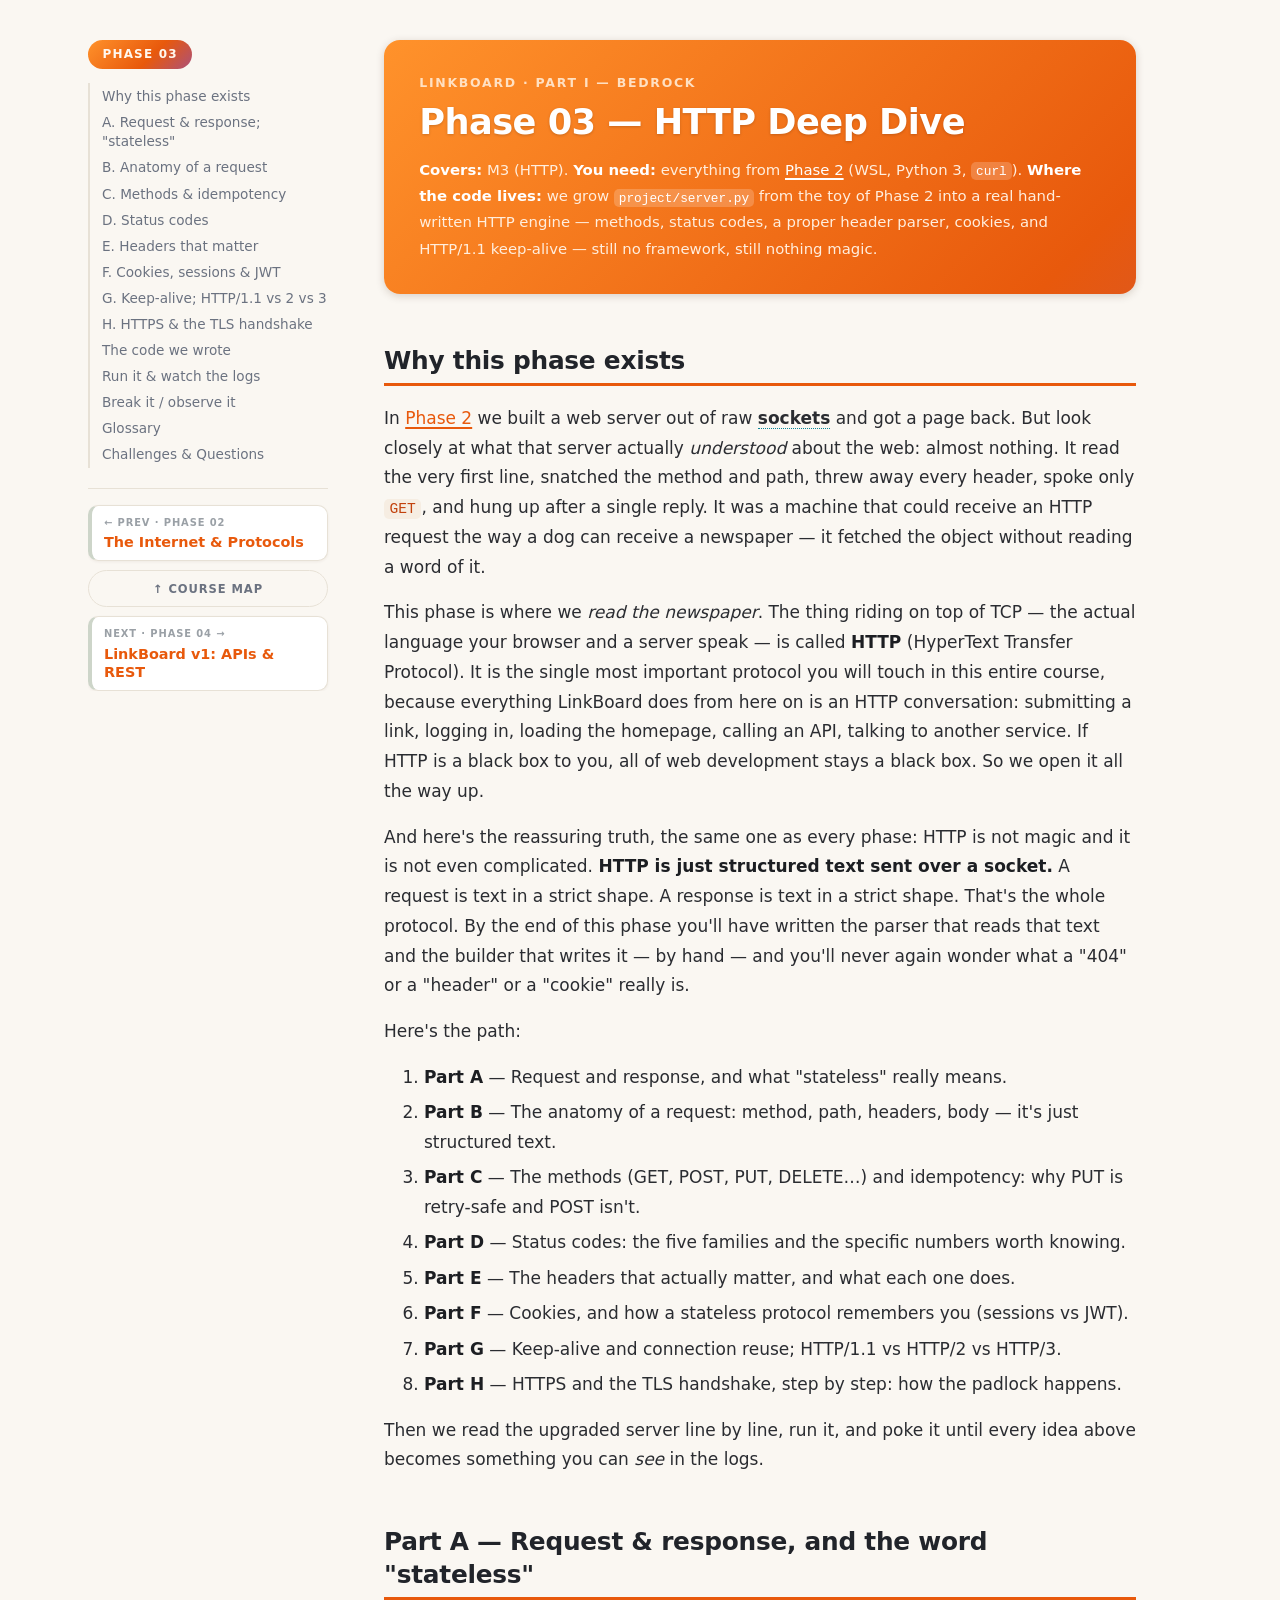
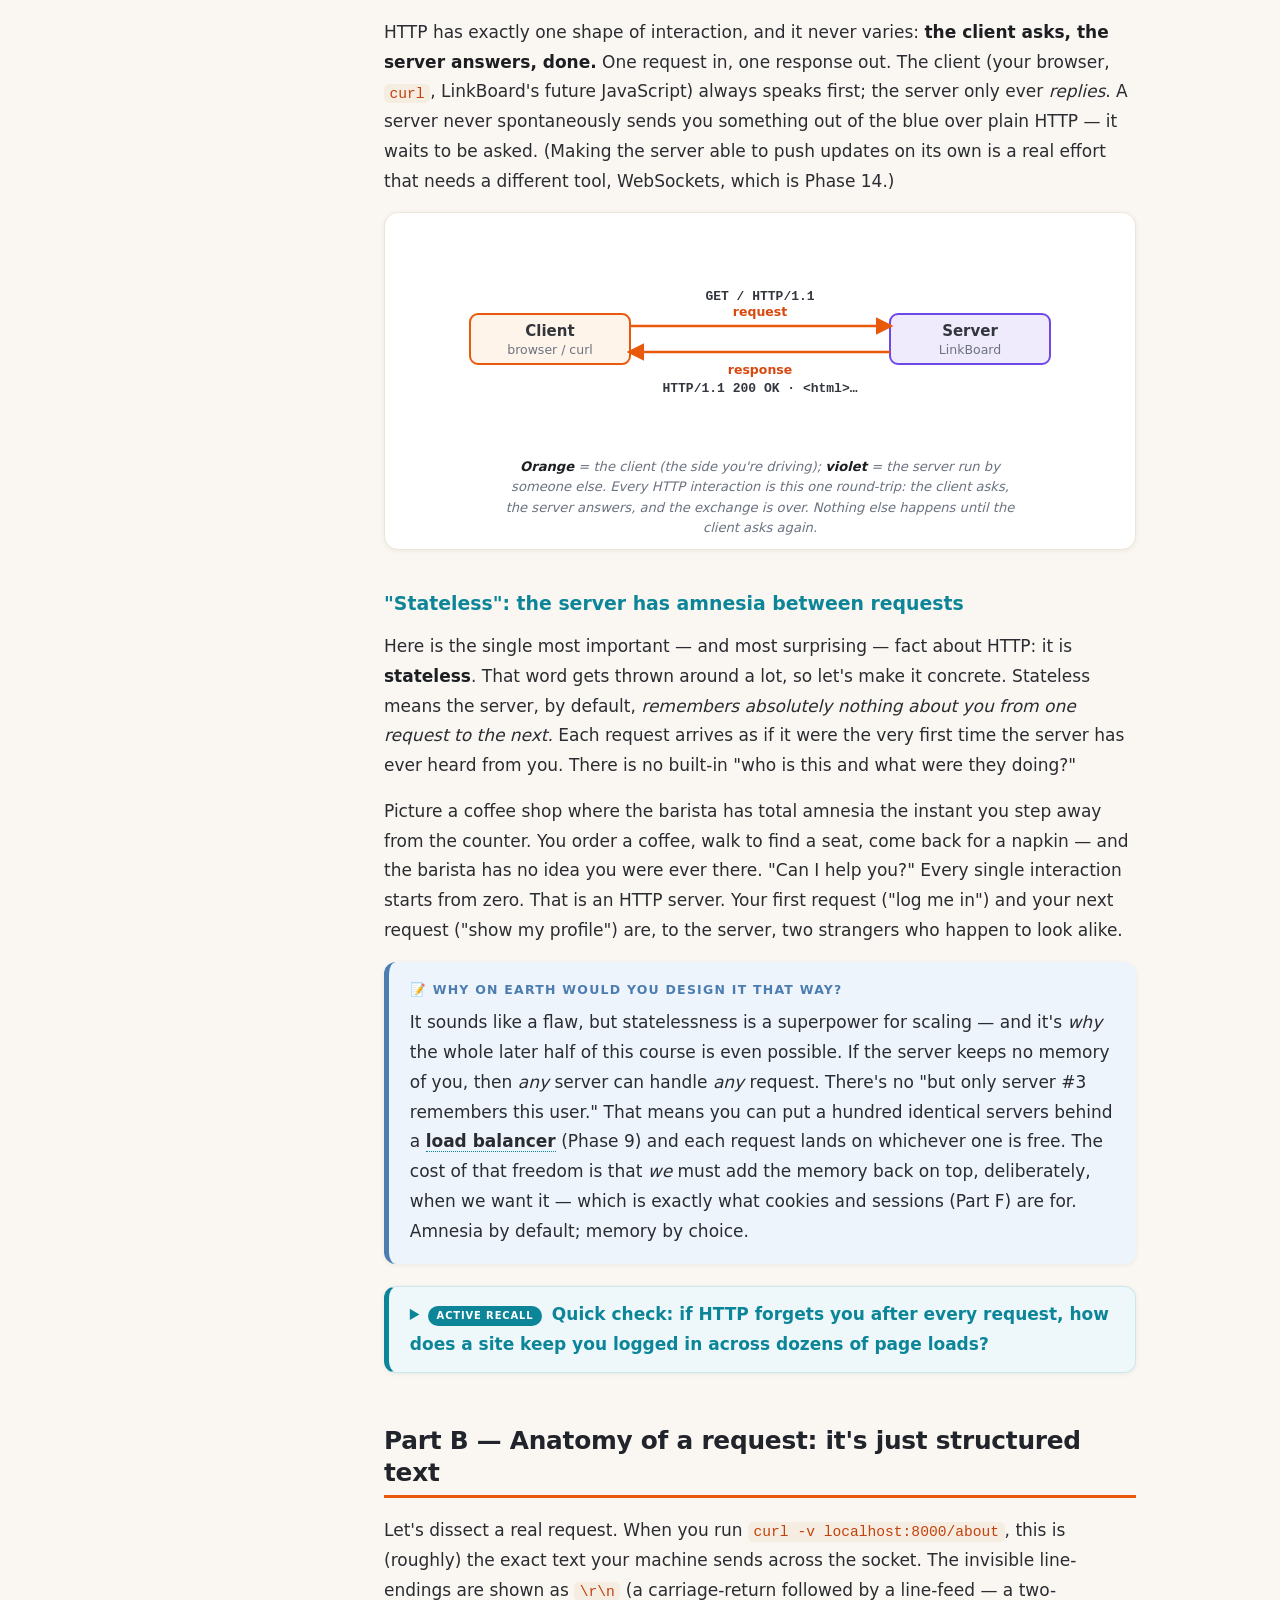
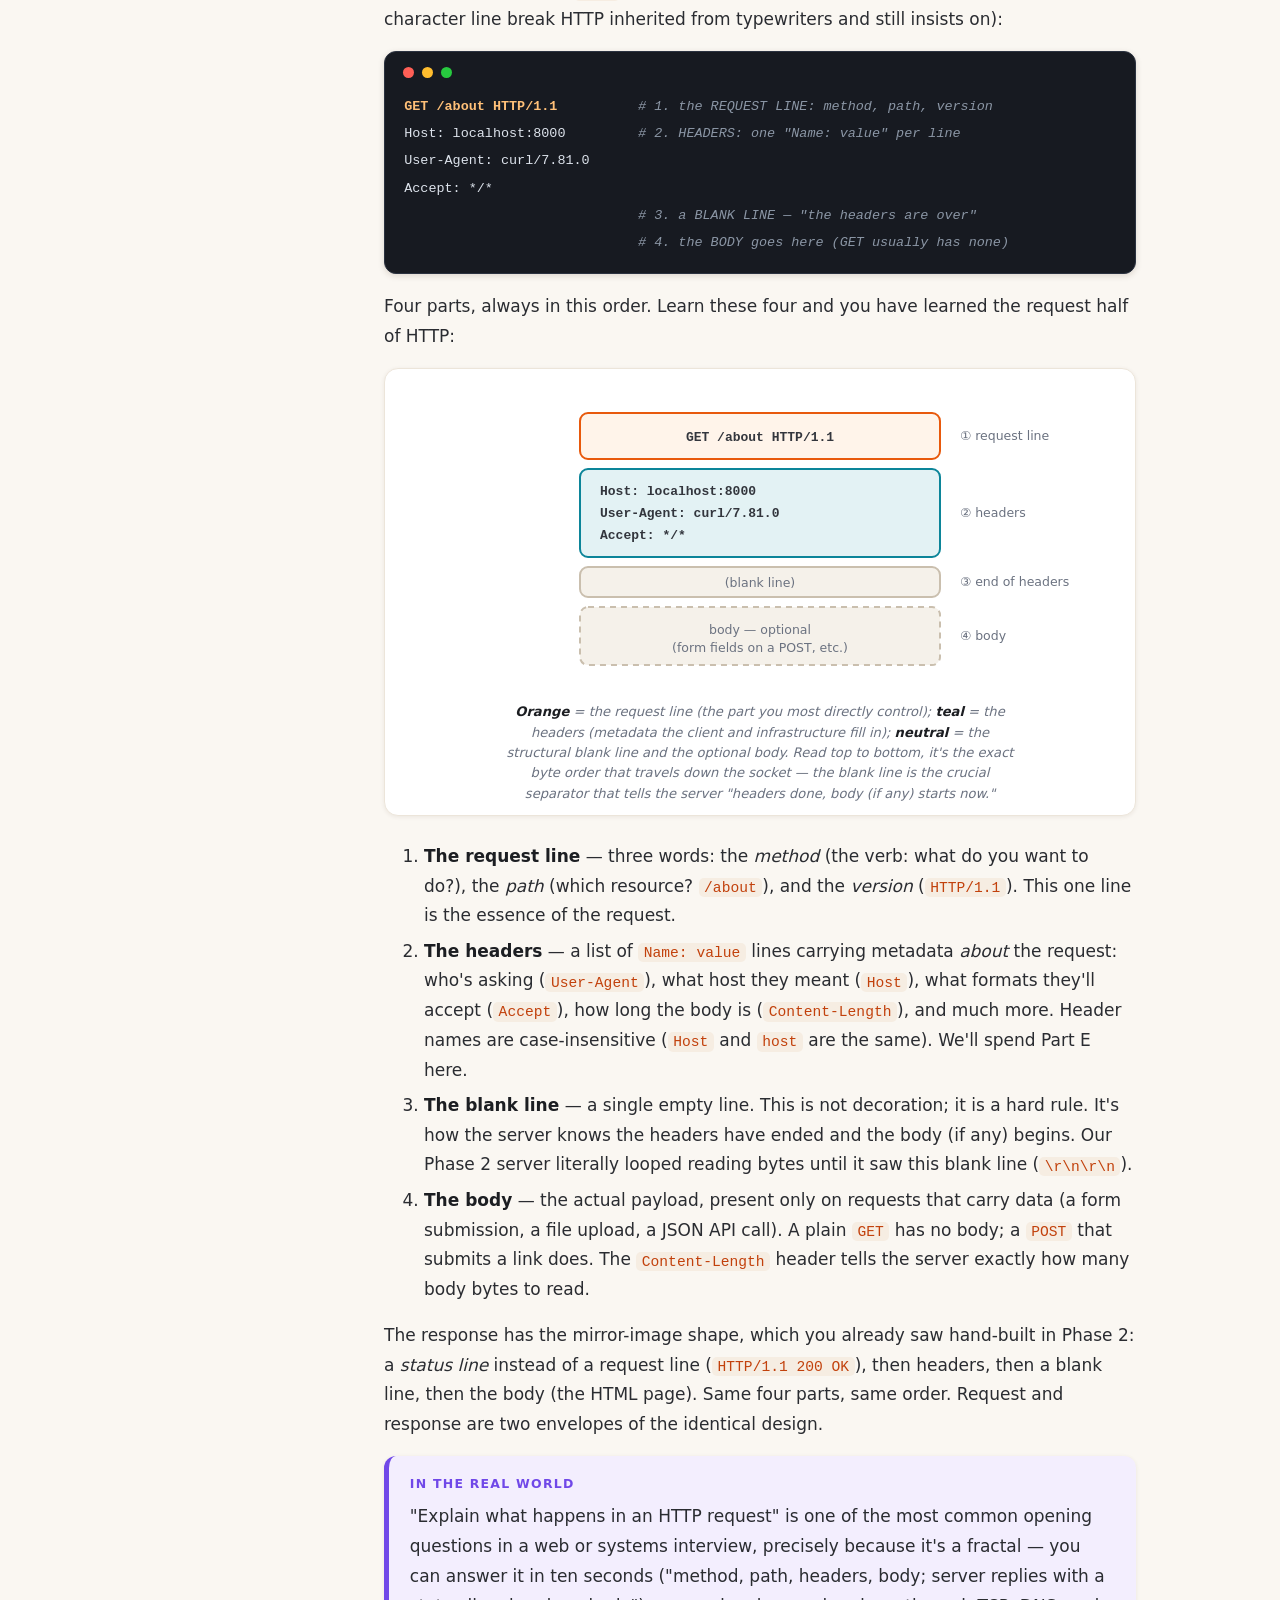
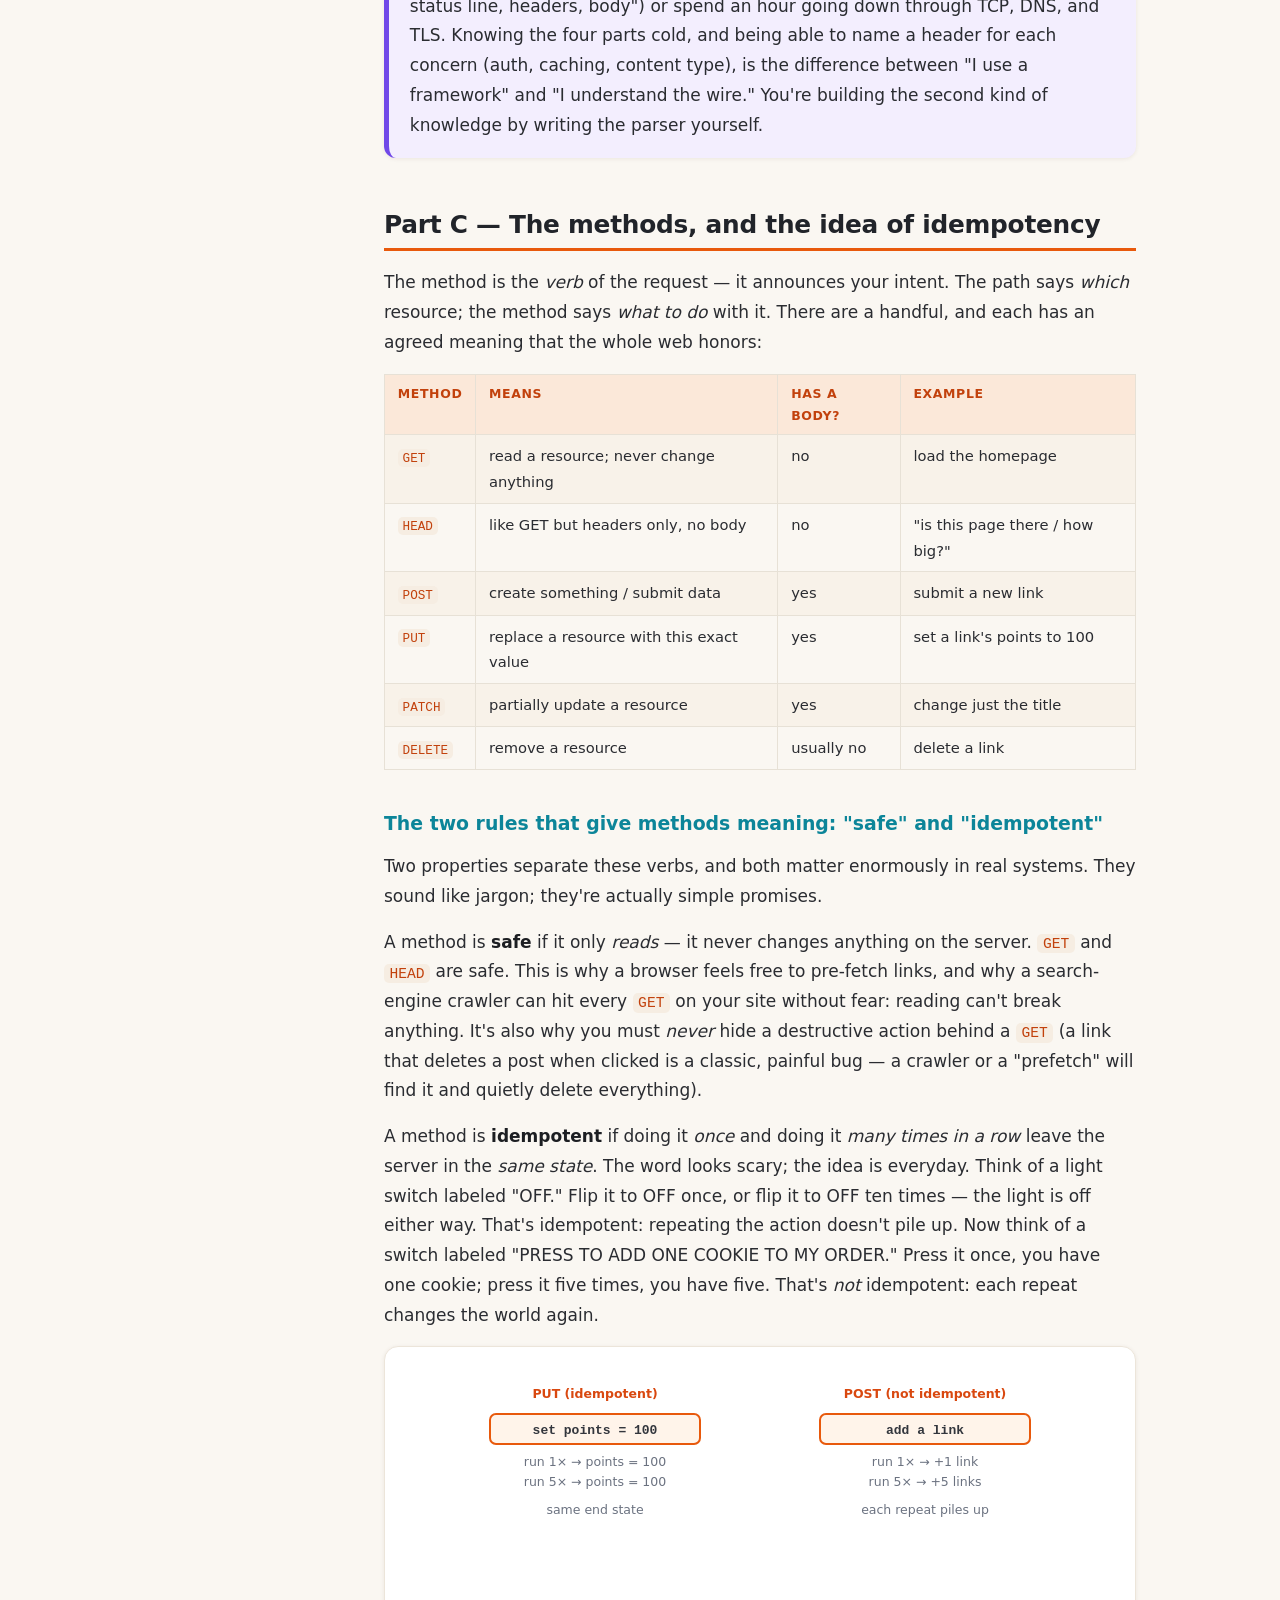
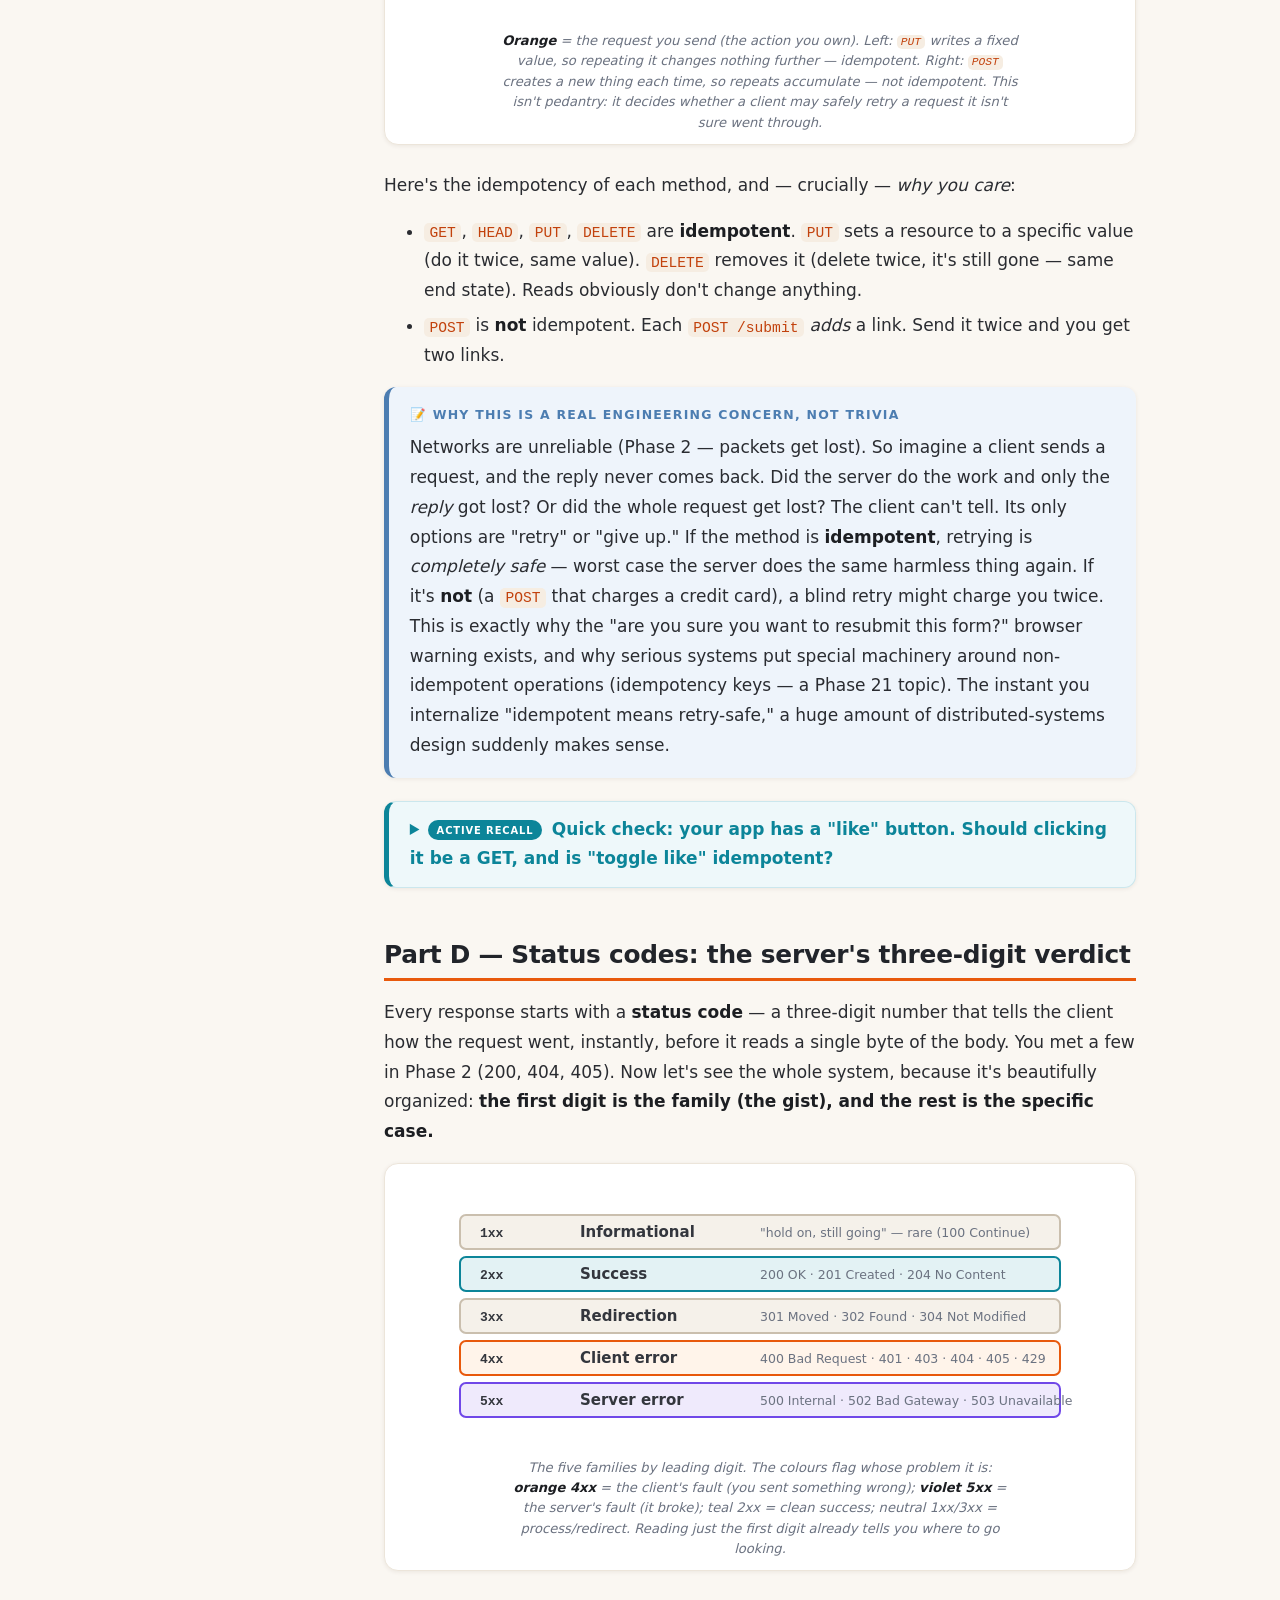
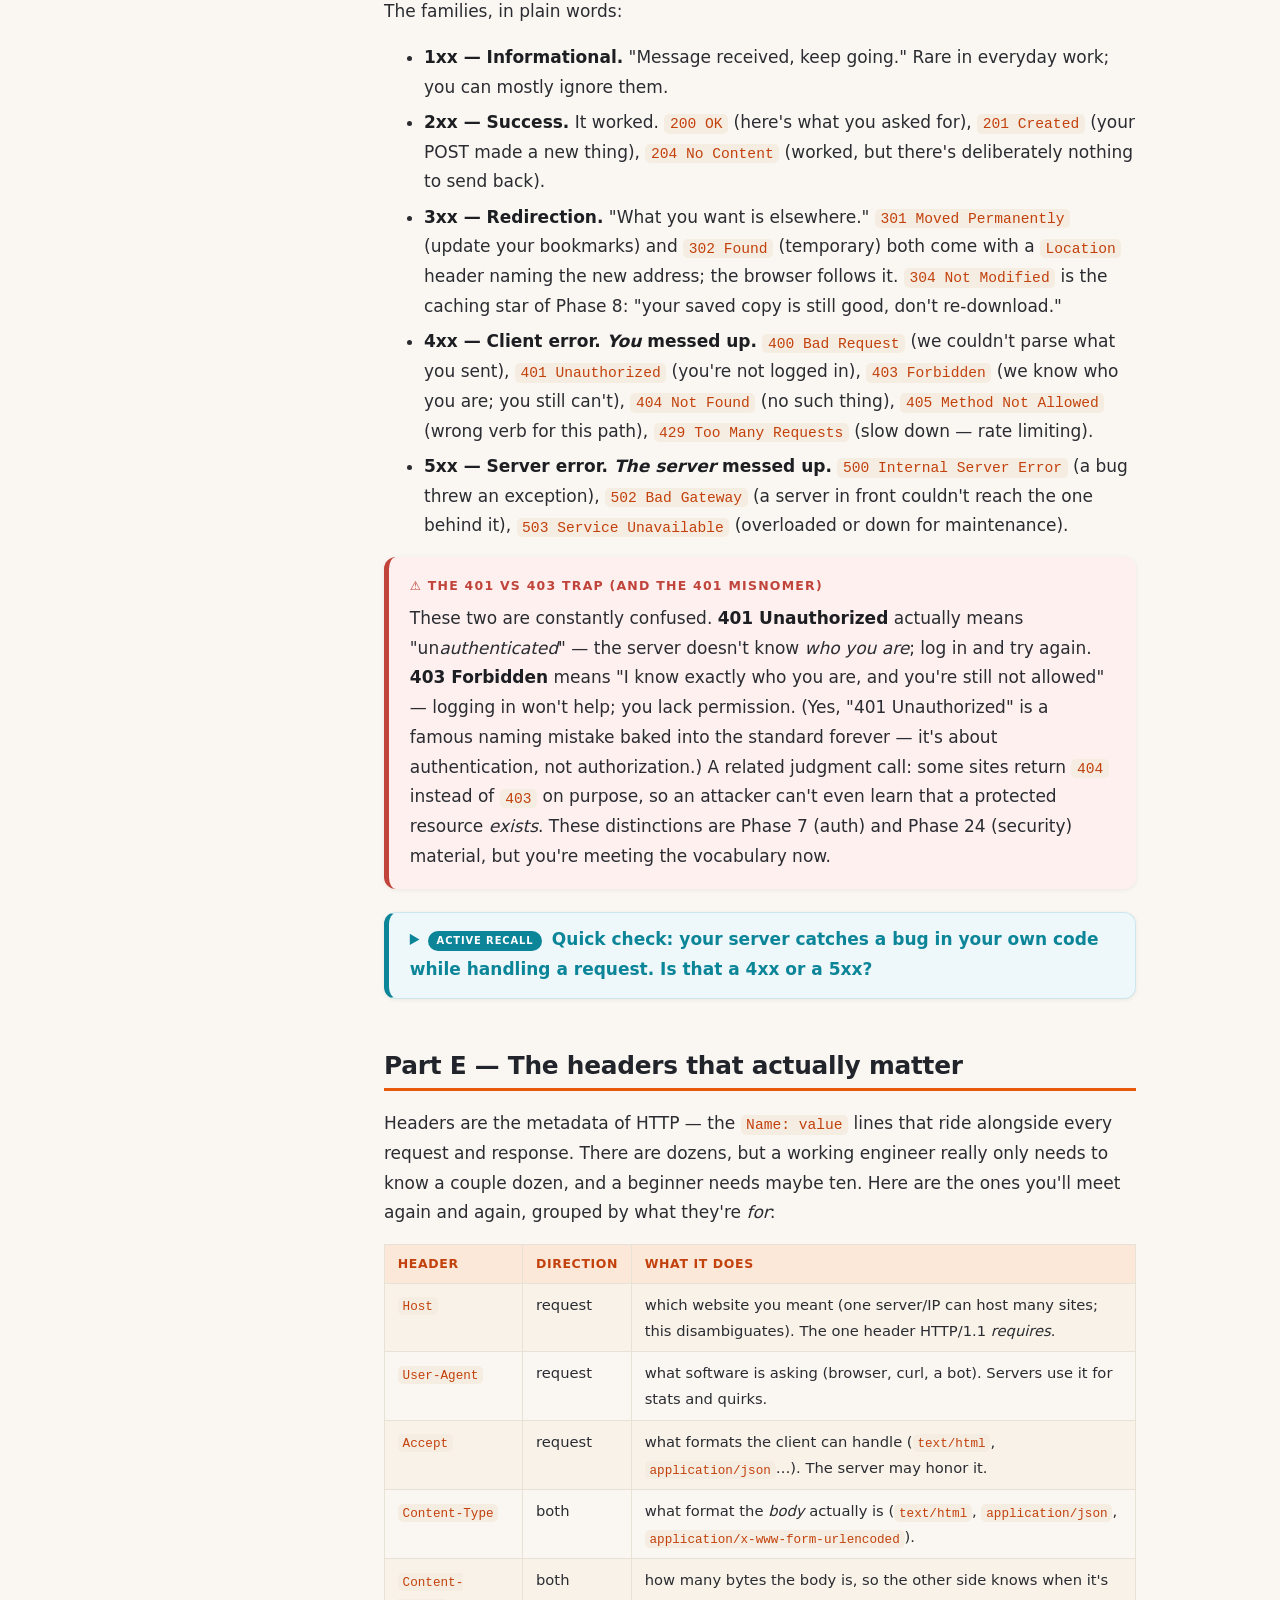
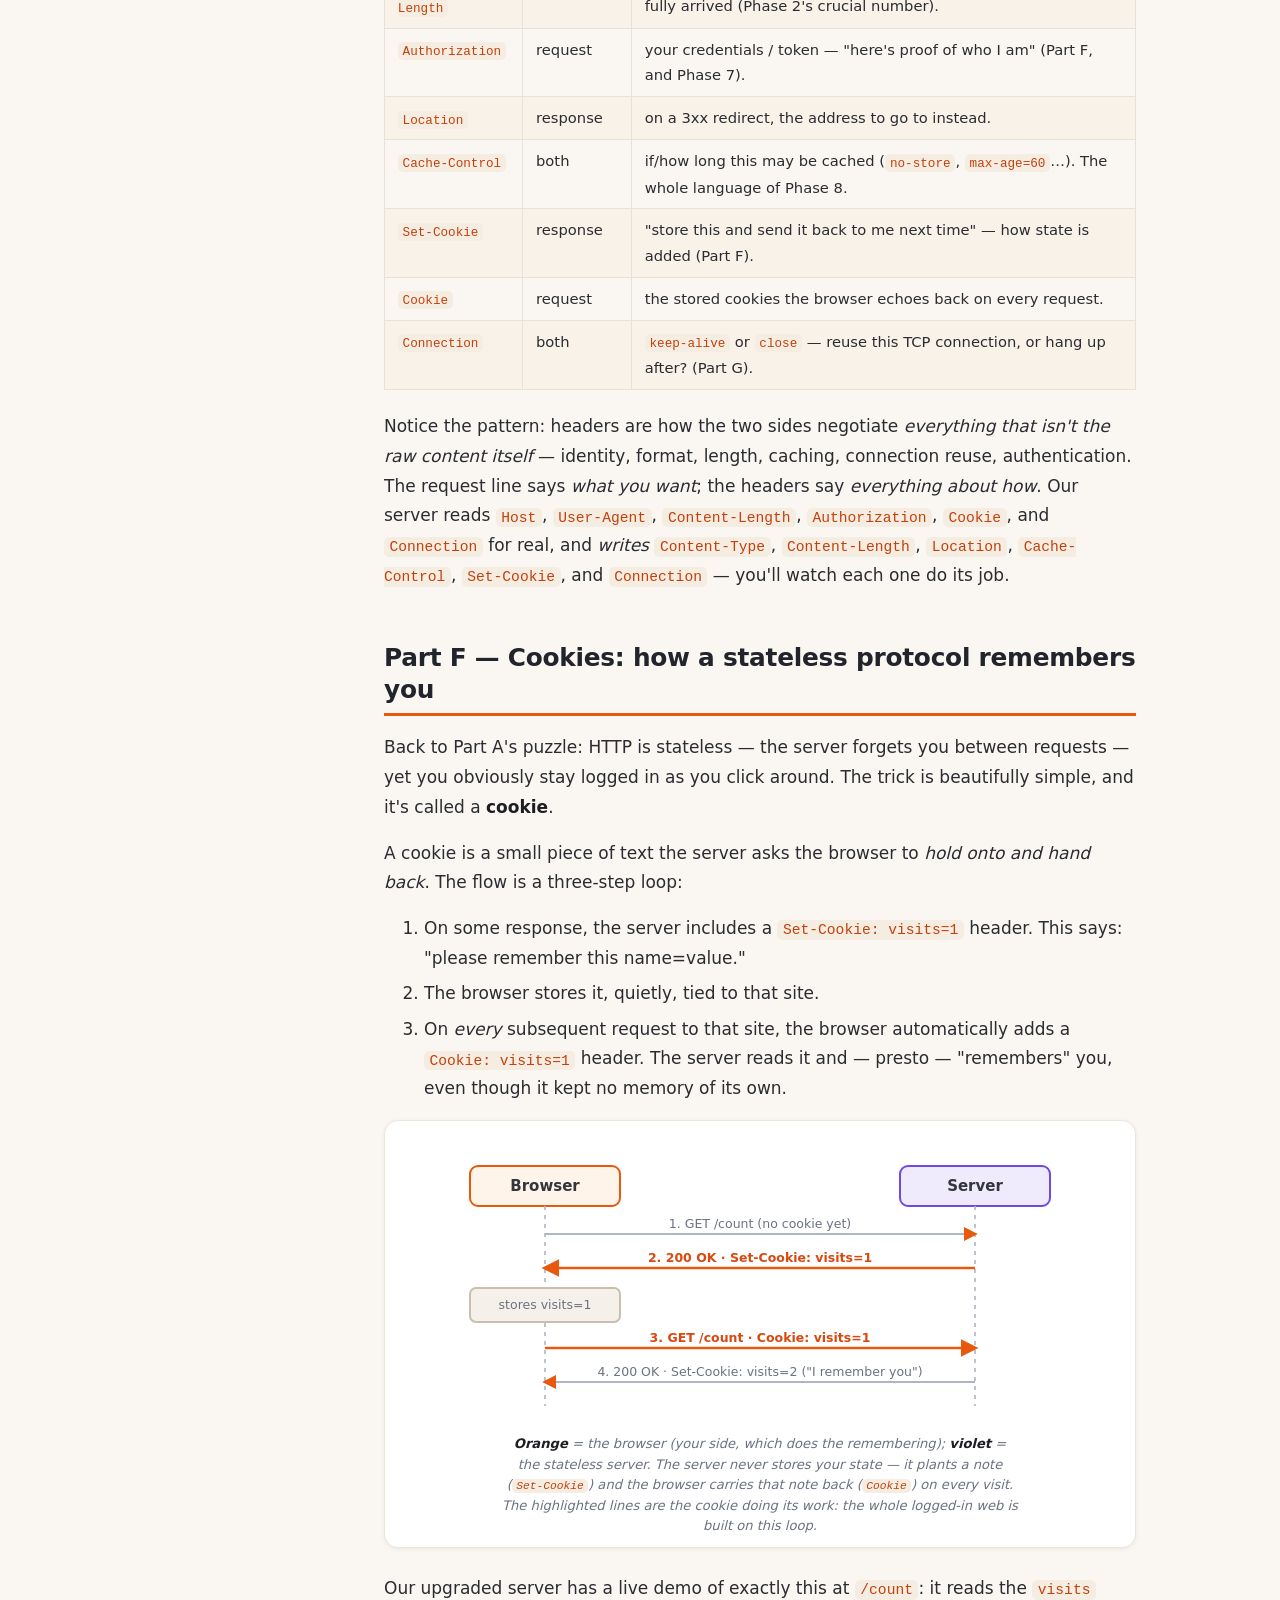
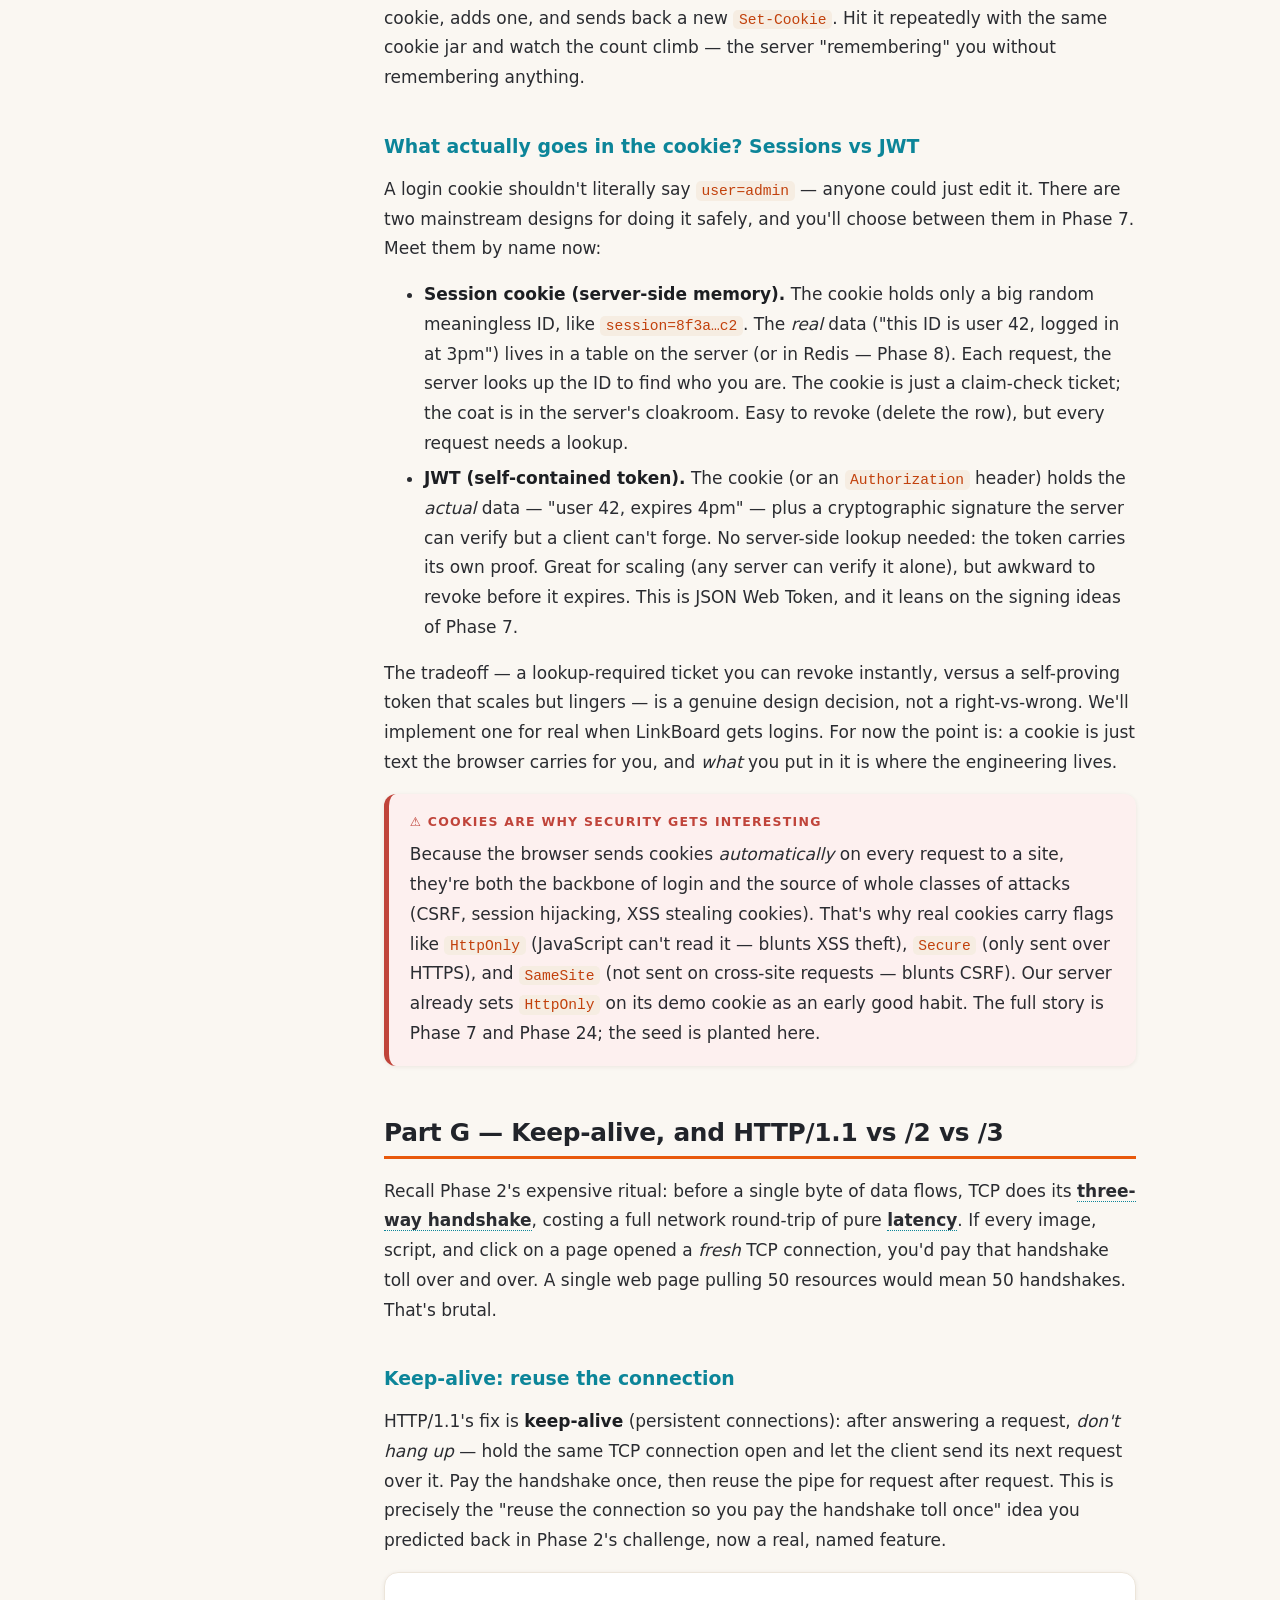
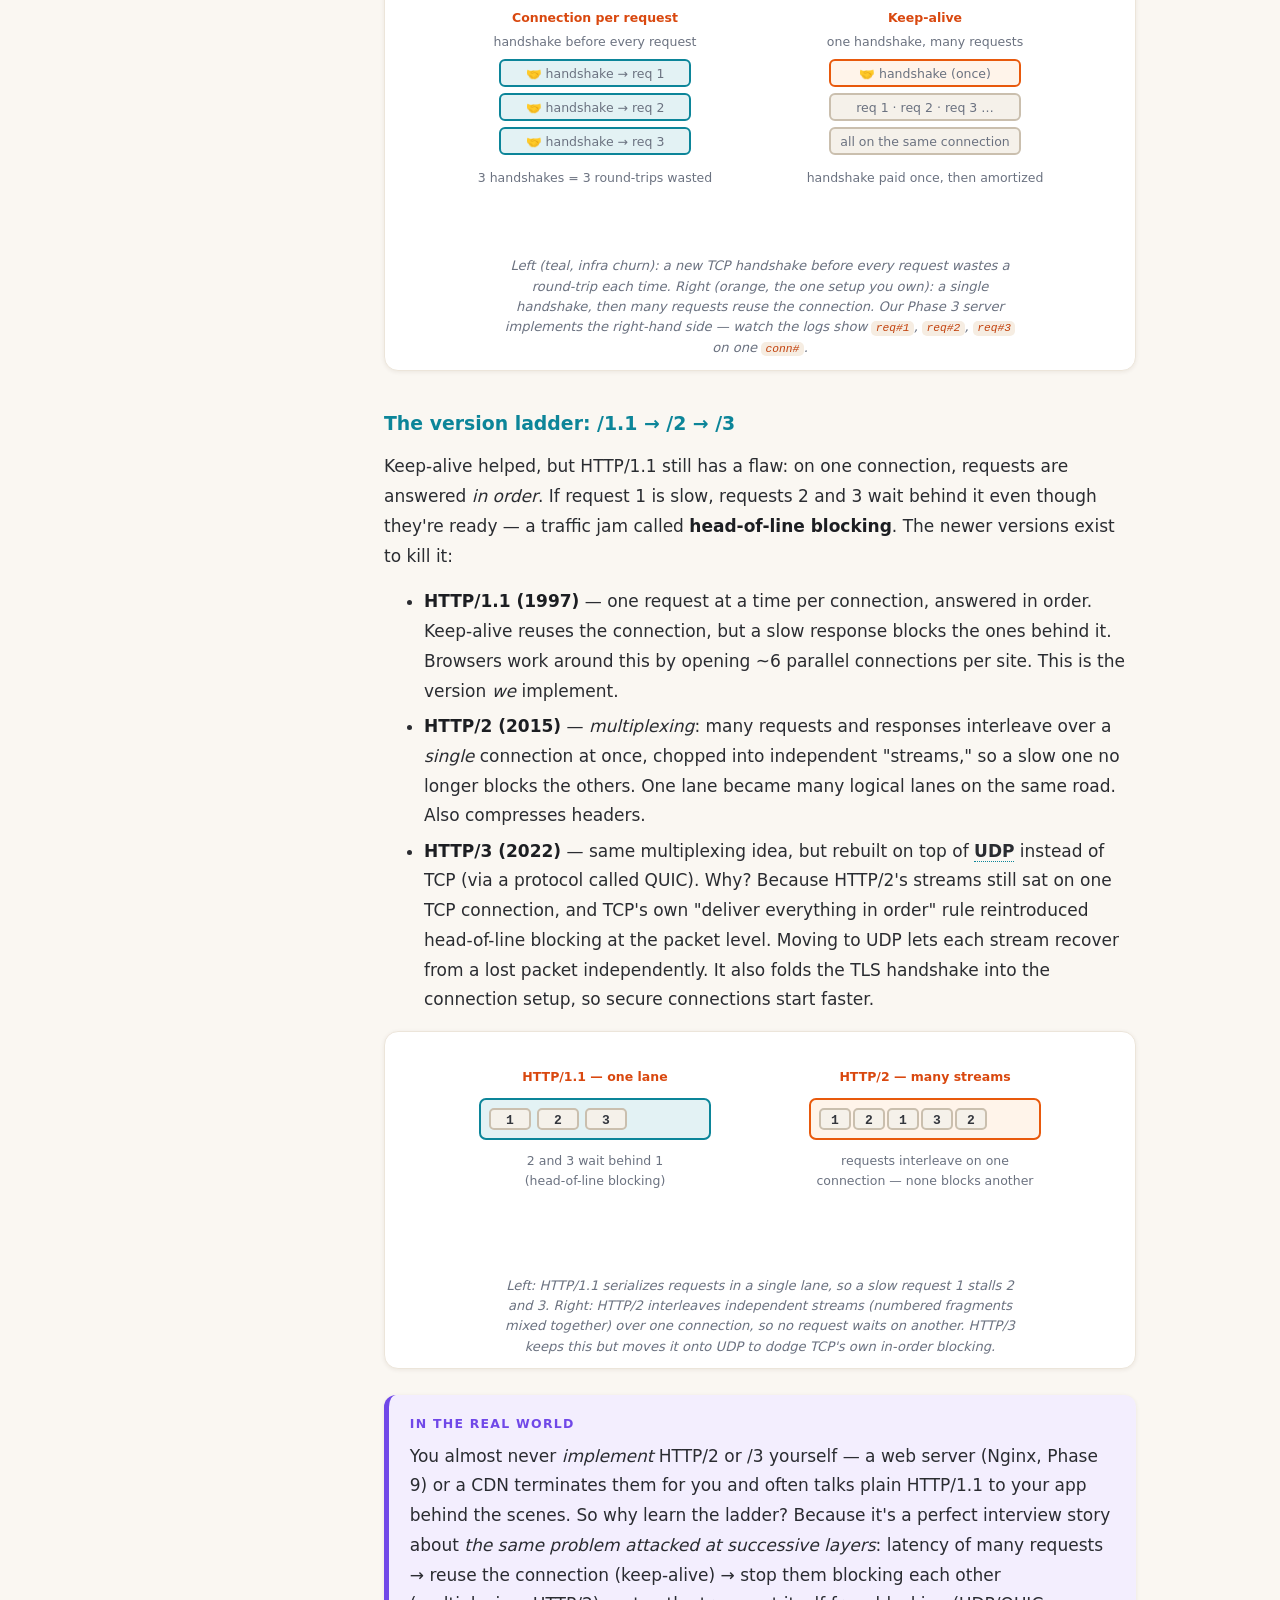
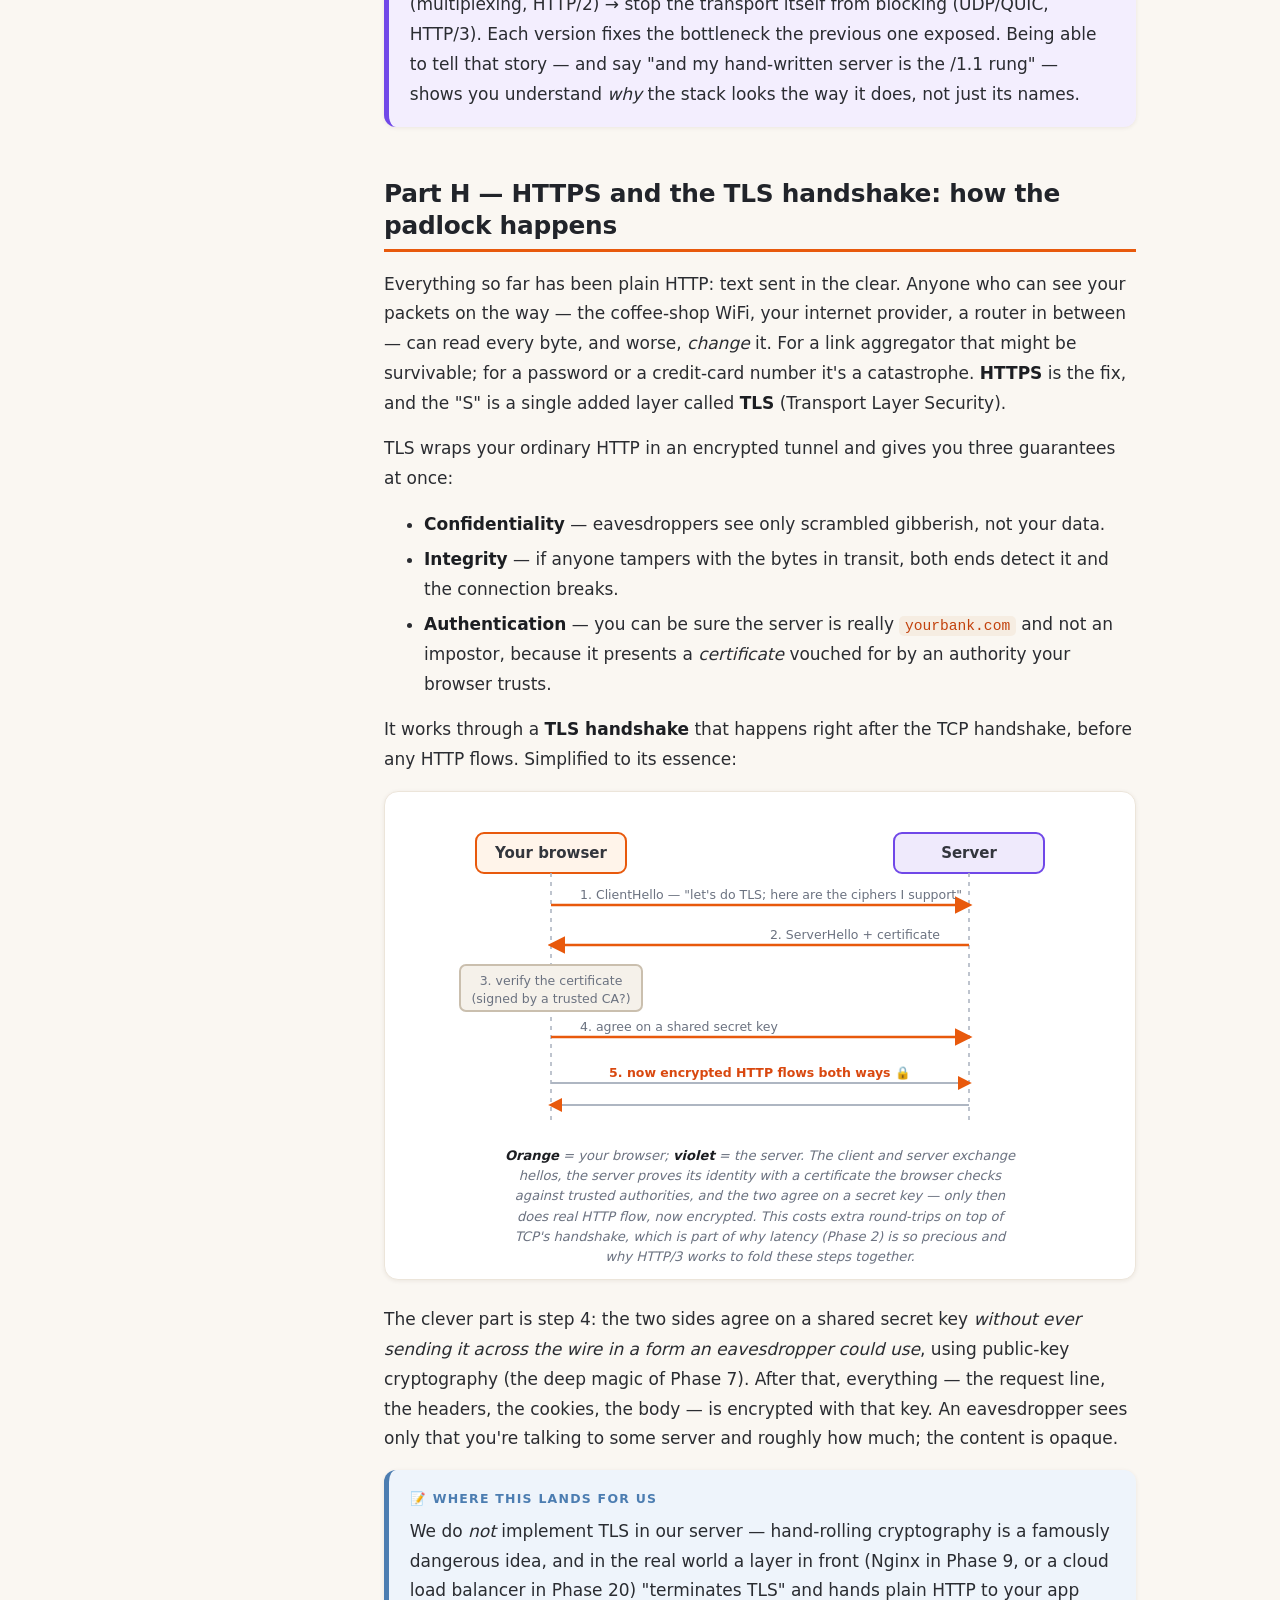
<file: concepts/phase-03-http-deep-dive/lesson.html>
<!DOCTYPE html>
<html lang="en">
<head>
<meta charset="utf-8">
<meta name="viewport" content="width=device-width, initial-scale=1">
<title>Phase 03 — HTTP Deep Dive</title>
<link rel="stylesheet" href="../assets/lesson.css">
</head>
<body>
<div class="page">

<aside class="toc">
  <div class="toc-inner">
    <p class="toc-phase">Phase 03</p>
    <nav>
      <a href="#why">Why this phase exists</a>
      <a href="#pa">A. Request &amp; response; "stateless"</a>
      <a href="#pb">B. Anatomy of a request</a>
      <a href="#pc">C. Methods &amp; idempotency</a>
      <a href="#pd">D. Status codes</a>
      <a href="#pe">E. Headers that matter</a>
      <a href="#pf">F. Cookies, sessions &amp; JWT</a>
      <a href="#pg">G. Keep-alive; HTTP/1.1 vs 2 vs 3</a>
      <a href="#ph">H. HTTPS &amp; the TLS handshake</a>
      <a href="#code">The code we wrote</a>
      <a href="#run">Run it &amp; watch the logs</a>
      <a href="#break">Break it / observe it</a>
      <a href="#glossary">Glossary</a>
      <a href="#challenges">Challenges &amp; Questions</a>
    </nav>
    <div class="toc-bottom">
      <a class="nav-card" href="../phase-02-internet-and-protocols/lesson.html">
        <span class="nav-label">← Prev · Phase 02</span>
        <span class="nav-title">The Internet &amp; Protocols</span>
      </a>
      <a class="nav-map" href="../index.html">↑ Course map</a>
      <a class="nav-card" href="../phase-04-apis-and-rest/lesson.html">
        <span class="nav-label">Next · Phase 04 →</span>
        <span class="nav-title">LinkBoard v1: APIs &amp; REST</span>
      </a>
    </div>
  </div>
</aside>

<main>

<header class="lesson">
  <p class="kicker">LinkBoard · Part I — Bedrock</p>
  <h1>Phase 03 — HTTP Deep Dive</h1>
  <p class="covers"><strong>Covers:</strong> M3 (HTTP). <strong>You need:</strong> everything from <a href="../phase-02-internet-and-protocols/lesson.html">Phase 2</a> (WSL, Python 3, <code>curl</code>). <strong>Where the code lives:</strong> we grow <code>project/server.py</code> from the toy of Phase 2 into a real hand-written HTTP engine — methods, status codes, a proper header parser, cookies, and HTTP/1.1 keep-alive — still no framework, still nothing magic.</p>
</header>

<h2 id="why">Why this phase exists</h2>

<p>In <a href="../phase-02-internet-and-protocols/lesson.html">Phase 2</a> we built a web server out of raw <span class="term" tabindex="0" data-def="Your program's endpoint for network communication — the doorway to TCP that the kernel manages for you.">sockets</span> and got a page back. But look closely at what that server actually <em>understood</em> about the web: almost nothing. It read the very first line, snatched the method and path, threw away every header, spoke only <code>GET</code>, and hung up after a single reply. It was a machine that could receive an HTTP request the way a dog can receive a newspaper — it fetched the object without reading a word of it.</p>

<p>This phase is where we <em>read the newspaper</em>. The thing riding on top of TCP — the actual language your browser and a server speak — is called <strong>HTTP</strong> (HyperText Transfer Protocol). It is the single most important protocol you will touch in this entire course, because everything LinkBoard does from here on is an HTTP conversation: submitting a link, logging in, loading the homepage, calling an API, talking to another service. If HTTP is a black box to you, all of web development stays a black box. So we open it all the way up.</p>

<p>And here's the reassuring truth, the same one as every phase: HTTP is not magic and it is not even complicated. <strong>HTTP is just structured text sent over a socket.</strong> A request is text in a strict shape. A response is text in a strict shape. That's the whole protocol. By the end of this phase you'll have written the parser that reads that text and the builder that writes it — by hand — and you'll never again wonder what a "404" or a "header" or a "cookie" really is.</p>

<p>Here's the path:</p>

<ol>
  <li><strong>Part A</strong> — Request and response, and what "stateless" really means.</li>
  <li><strong>Part B</strong> — The anatomy of a request: method, path, headers, body — it's just structured text.</li>
  <li><strong>Part C</strong> — The methods (GET, POST, PUT, DELETE…) and idempotency: why PUT is retry-safe and POST isn't.</li>
  <li><strong>Part D</strong> — Status codes: the five families and the specific numbers worth knowing.</li>
  <li><strong>Part E</strong> — The headers that actually matter, and what each one does.</li>
  <li><strong>Part F</strong> — Cookies, and how a stateless protocol remembers you (sessions vs JWT).</li>
  <li><strong>Part G</strong> — Keep-alive and connection reuse; HTTP/1.1 vs HTTP/2 vs HTTP/3.</li>
  <li><strong>Part H</strong> — HTTPS and the TLS handshake, step by step: how the padlock happens.</li>
</ol>

<p>Then we read the upgraded server line by line, run it, and poke it until every idea above becomes something you can <em>see</em> in the logs.</p>

<h2 id="pa">Part A — Request &amp; response, and the word "stateless"</h2>

<p>HTTP has exactly one shape of interaction, and it never varies: <strong>the client asks, the server answers, done.</strong> One request in, one response out. The client (your browser, <code>curl</code>, LinkBoard's future JavaScript) always speaks first; the server only ever <em>replies</em>. A server never spontaneously sends you something out of the blue over plain HTTP — it waits to be asked. (Making the server able to push updates on its own is a real effort that needs a different tool, WebSockets, which is Phase 14.)</p>

<figure class="fig">
  <svg viewBox="0 0 660 210" role="img" aria-label="The HTTP request-response cycle: the client sends one request to the server, the server does its work and sends back one response. The client always speaks first.">
    <defs>
      <marker id="rr-arrow" viewBox="0 0 10 10" refX="8" refY="5" markerWidth="7" markerHeight="7" orient="auto-start-reverse">
        <path class="fig-arrow-hi" d="M0,0 L10,5 L0,10 z"></path>
      </marker>
    </defs>
    <rect class="fig-box-you" x="40" y="80" width="160" height="50" rx="8"></rect>
    <text class="fig-t" x="120" y="102" text-anchor="middle">Client</text>
    <text class="fig-t-sm" x="120" y="120" text-anchor="middle">browser / curl</text>
    <rect class="fig-box-ext" x="460" y="80" width="160" height="50" rx="8"></rect>
    <text class="fig-t" x="540" y="102" text-anchor="middle">Server</text>
    <text class="fig-t-sm" x="540" y="120" text-anchor="middle">LinkBoard</text>

    <line class="fig-edge-hi" x1="200" y1="92" x2="460" y2="92" marker-end="url(#rr-arrow)"></line>
    <text class="fig-t-hi" x="330" y="82" text-anchor="middle">request</text>
    <text class="fig-mono" x="330" y="66" text-anchor="middle">GET / HTTP/1.1</text>

    <line class="fig-edge-hi" x1="460" y1="118" x2="200" y2="118" marker-end="url(#rr-arrow)"></line>
    <text class="fig-t-hi" x="330" y="140" text-anchor="middle">response</text>
    <text class="fig-mono" x="330" y="158" text-anchor="middle">HTTP/1.1 200 OK · &lt;html&gt;…</text>
  </svg>
  <figcaption><strong>Orange</strong> = the client (the side you're driving); <strong>violet</strong> = the server run by someone else. Every HTTP interaction is this one round-trip: the client asks, the server answers, and the exchange is over. Nothing else happens until the client asks again.</figcaption>
</figure>

<h3>"Stateless": the server has amnesia between requests</h3>

<p>Here is the single most important — and most surprising — fact about HTTP: it is <strong>stateless</strong>. That word gets thrown around a lot, so let's make it concrete. Stateless means the server, by default, <em>remembers absolutely nothing about you from one request to the next.</em> Each request arrives as if it were the very first time the server has ever heard from you. There is no built-in "who is this and what were they doing?"</p>

<p>Picture a coffee shop where the barista has total amnesia the instant you step away from the counter. You order a coffee, walk to find a seat, come back for a napkin — and the barista has no idea you were ever there. "Can I help you?" Every single interaction starts from zero. That is an HTTP server. Your first request ("log me in") and your next request ("show my profile") are, to the server, two strangers who happen to look alike.</p>

<div class="note">
  <span class="label">📝 Why on earth would you design it that way?</span>
  <p>It sounds like a flaw, but statelessness is a superpower for scaling — and it's <em>why</em> the whole later half of this course is even possible. If the server keeps no memory of you, then <em>any</em> server can handle <em>any</em> request. There's no "but only server #3 remembers this user." That means you can put a hundred identical servers behind a <span class="term" tabindex="0" data-def="A component that spreads incoming requests across many identical servers so no single one is overwhelmed.">load balancer</span> (Phase 9) and each request lands on whichever one is free. The cost of that freedom is that <em>we</em> must add the memory back on top, deliberately, when we want it — which is exactly what cookies and sessions (Part F) are for. Amnesia by default; memory by choice.</p>
</div>

<details class="check">
  <summary>Quick check: if HTTP forgets you after every request, how does a site keep you logged in across dozens of page loads?</summary>
  <p>The <em>server</em> stays amnesiac, so the memory has to travel <em>with each request</em>. On login the server hands your browser a small token (a cookie), and your browser automatically attaches that token to every future request. So each request arrives carrying its own proof of "I'm the user who logged in a minute ago." The server still remembers nothing on its own — it just reads the note you bring every time. That's Part F, and it's the workaround the entire logged-in web is built on.</p>
</details>

<h2 id="pb">Part B — Anatomy of a request: it's just structured text</h2>

<p>Let's dissect a real request. When you run <code>curl -v localhost:8000/about</code>, this is (roughly) the exact text your machine sends across the socket. The invisible line-endings are shown as <code>\r\n</code> (a carriage-return followed by a line-feed — a two-character line break HTTP inherited from typewriters and still insists on):</p>

<pre><code><span class="hi">GET /about HTTP/1.1</span>          <span class="c"># 1. the REQUEST LINE: method, path, version</span>
Host: localhost:8000         <span class="c"># 2. HEADERS: one "Name: value" per line</span>
User-Agent: curl/7.81.0
Accept: */*
                             <span class="c"># 3. a BLANK LINE — "the headers are over"</span>
                             <span class="c"># 4. the BODY goes here (GET usually has none)</span></code></pre>

<p>Four parts, always in this order. Learn these four and you have learned the request half of HTTP:</p>

<figure class="fig">
  <svg viewBox="0 0 660 300" role="img" aria-label="The four parts of an HTTP request stacked as labelled bands: the request line at top, then the header lines, then a mandatory blank line, then the optional body at the bottom.">
    <rect class="fig-box-you" x="150" y="24" width="360" height="46" rx="8"></rect>
    <text class="fig-mono" x="330" y="52" text-anchor="middle">GET /about HTTP/1.1</text>
    <text class="fig-t-sm" x="530" y="51" text-anchor="start">① request line</text>

    <rect class="fig-box-infra" x="150" y="80" width="360" height="88" rx="8"></rect>
    <text class="fig-mono" x="170" y="106" text-anchor="start">Host: localhost:8000</text>
    <text class="fig-mono" x="170" y="128" text-anchor="start">User-Agent: curl/7.81.0</text>
    <text class="fig-mono" x="170" y="150" text-anchor="start">Accept: */*</text>
    <text class="fig-t-sm" x="530" y="128" text-anchor="start">② headers</text>

    <rect class="fig-box" x="150" y="178" width="360" height="30" rx="8"></rect>
    <text class="fig-t-sm" x="330" y="198" text-anchor="middle">(blank line)</text>
    <text class="fig-t-sm" x="530" y="197" text-anchor="start">③ end of headers</text>

    <rect class="fig-box" x="150" y="218" width="360" height="58" rx="8" stroke-dasharray="6 5"></rect>
    <text class="fig-t-sm" x="330" y="245" text-anchor="middle">body — optional</text>
    <text class="fig-t-sm" x="330" y="263" text-anchor="middle">(form fields on a POST, etc.)</text>
    <text class="fig-t-sm" x="530" y="251" text-anchor="start">④ body</text>
  </svg>
  <figcaption><strong>Orange</strong> = the request line (the part <em>you</em> most directly control); <strong>teal</strong> = the headers (metadata the client and infrastructure fill in); <strong>neutral</strong> = the structural blank line and the optional body. Read top to bottom, it's the exact byte order that travels down the socket — the blank line is the crucial separator that tells the server "headers done, body (if any) starts now."</figcaption>
</figure>

<ol>
  <li><strong>The request line</strong> — three words: the <em>method</em> (the verb: what do you want to do?), the <em>path</em> (which resource? <code>/about</code>), and the <em>version</em> (<code>HTTP/1.1</code>). This one line is the essence of the request.</li>
  <li><strong>The headers</strong> — a list of <code>Name: value</code> lines carrying metadata <em>about</em> the request: who's asking (<code>User-Agent</code>), what host they meant (<code>Host</code>), what formats they'll accept (<code>Accept</code>), how long the body is (<code>Content-Length</code>), and much more. Header names are case-insensitive (<code>Host</code> and <code>host</code> are the same). We'll spend Part E here.</li>
  <li><strong>The blank line</strong> — a single empty line. This is not decoration; it is a hard rule. It's how the server knows the headers have ended and the body (if any) begins. Our Phase 2 server literally looped reading bytes until it saw this blank line (<code>\r\n\r\n</code>).</li>
  <li><strong>The body</strong> — the actual payload, present only on requests that carry data (a form submission, a file upload, a JSON API call). A plain <code>GET</code> has no body; a <code>POST</code> that submits a link does. The <code>Content-Length</code> header tells the server exactly how many body bytes to read.</li>
</ol>

<p>The response has the mirror-image shape, which you already saw hand-built in Phase 2: a <em>status line</em> instead of a request line (<code>HTTP/1.1 200 OK</code>), then headers, then a blank line, then the body (the HTML page). Same four parts, same order. Request and response are two envelopes of the identical design.</p>

<div class="realworld">
  <p>"Explain what happens in an HTTP request" is one of the most common opening questions in a web or systems interview, precisely because it's a fractal — you can answer it in ten seconds ("method, path, headers, body; server replies with a status line, headers, body") or spend an hour going down through TCP, DNS, and TLS. Knowing the four parts cold, and being able to name a header for each concern (auth, caching, content type), is the difference between "I use a framework" and "I understand the wire." You're building the second kind of knowledge by writing the parser yourself.</p>
</div>

<h2 id="pc">Part C — The methods, and the idea of idempotency</h2>

<p>The method is the <em>verb</em> of the request — it announces your intent. The path says <em>which</em> resource; the method says <em>what to do</em> with it. There are a handful, and each has an agreed meaning that the whole web honors:</p>

<table>
  <tr><th>Method</th><th>Means</th><th>Has a body?</th><th>Example</th></tr>
  <tr><td><code>GET</code></td><td>read a resource; never change anything</td><td>no</td><td>load the homepage</td></tr>
  <tr><td><code>HEAD</code></td><td>like GET but headers only, no body</td><td>no</td><td>"is this page there / how big?"</td></tr>
  <tr><td><code>POST</code></td><td>create something / submit data</td><td>yes</td><td>submit a new link</td></tr>
  <tr><td><code>PUT</code></td><td>replace a resource with this exact value</td><td>yes</td><td>set a link's points to 100</td></tr>
  <tr><td><code>PATCH</code></td><td>partially update a resource</td><td>yes</td><td>change just the title</td></tr>
  <tr><td><code>DELETE</code></td><td>remove a resource</td><td>usually no</td><td>delete a link</td></tr>
</table>

<h3>The two rules that give methods meaning: "safe" and "idempotent"</h3>

<p>Two properties separate these verbs, and both matter enormously in real systems. They sound like jargon; they're actually simple promises.</p>

<p>A method is <strong>safe</strong> if it only <em>reads</em> — it never changes anything on the server. <code>GET</code> and <code>HEAD</code> are safe. This is why a browser feels free to pre-fetch links, and why a search-engine crawler can hit every <code>GET</code> on your site without fear: reading can't break anything. It's also why you must <em>never</em> hide a destructive action behind a <code>GET</code> (a link that deletes a post when clicked is a classic, painful bug — a crawler or a "prefetch" will find it and quietly delete everything).</p>

<p>A method is <strong>idempotent</strong> if doing it <em>once</em> and doing it <em>many times in a row</em> leave the server in the <em>same state</em>. The word looks scary; the idea is everyday. Think of a light switch labeled "OFF." Flip it to OFF once, or flip it to OFF ten times — the light is off either way. That's idempotent: repeating the action doesn't pile up. Now think of a switch labeled "PRESS TO ADD ONE COOKIE TO MY ORDER." Press it once, you have one cookie; press it five times, you have five. That's <em>not</em> idempotent: each repeat changes the world again.</p>

<figure class="fig">
  <svg viewBox="0 0 660 250" role="img" aria-label="Idempotency contrast: PUT setting points to 100 lands in the same state no matter how many times it repeats, while POST adding a link accumulates a new link each time.">
    <text class="fig-t-hi" x="165" y="30" text-anchor="middle">PUT (idempotent)</text>
    <rect class="fig-box-you" x="60" y="46" width="210" height="30" rx="6"></rect>
    <text class="fig-mono" x="165" y="66" text-anchor="middle">set points = 100</text>
    <text class="fig-t-sm" x="165" y="98" text-anchor="middle">run 1×  →  points = 100</text>
    <text class="fig-t-sm" x="165" y="118" text-anchor="middle">run 5×  →  points = 100</text>
    <text class="fig-t-sm" x="165" y="146" text-anchor="middle">same end state</text>

    <line class="fig-vs" x1="330" y1="40" x2="330" y2="200"></line>
    <text class="fig-vs-t" x="330" y="130" text-anchor="middle">VS</text>

    <text class="fig-t-hi" x="495" y="30" text-anchor="middle">POST (not idempotent)</text>
    <rect class="fig-box-you" x="390" y="46" width="210" height="30" rx="6"></rect>
    <text class="fig-mono" x="495" y="66" text-anchor="middle">add a link</text>
    <text class="fig-t-sm" x="495" y="98" text-anchor="middle">run 1×  →  +1 link</text>
    <text class="fig-t-sm" x="495" y="118" text-anchor="middle">run 5×  →  +5 links</text>
    <text class="fig-t-sm" x="495" y="146" text-anchor="middle">each repeat piles up</text>
  </svg>
  <figcaption><strong>Orange</strong> = the request you send (the action you own). Left: <code>PUT</code> writes a fixed value, so repeating it changes nothing further — idempotent. Right: <code>POST</code> creates a new thing each time, so repeats accumulate — not idempotent. This isn't pedantry: it decides whether a client may safely <em>retry</em> a request it isn't sure went through.</figcaption>
</figure>

<p>Here's the idempotency of each method, and — crucially — <em>why you care</em>:</p>

<ul>
  <li><code>GET</code>, <code>HEAD</code>, <code>PUT</code>, <code>DELETE</code> are <strong>idempotent</strong>. <code>PUT</code> sets a resource to a specific value (do it twice, same value). <code>DELETE</code> removes it (delete twice, it's still gone — same end state). Reads obviously don't change anything.</li>
  <li><code>POST</code> is <strong>not</strong> idempotent. Each <code>POST /submit</code> <em>adds</em> a link. Send it twice and you get two links.</li>
</ul>

<div class="note">
  <span class="label">📝 Why this is a real engineering concern, not trivia</span>
  <p>Networks are unreliable (Phase 2 — packets get lost). So imagine a client sends a request, and the reply never comes back. Did the server do the work and only the <em>reply</em> got lost? Or did the whole request get lost? The client can't tell. Its only options are "retry" or "give up." If the method is <strong>idempotent</strong>, retrying is <em>completely safe</em> — worst case the server does the same harmless thing again. If it's <strong>not</strong> (a <code>POST</code> that charges a credit card), a blind retry might charge you twice. This is exactly why the "are you sure you want to resubmit this form?" browser warning exists, and why serious systems put special machinery around non-idempotent operations (idempotency keys — a Phase 21 topic). The instant you internalize "idempotent means retry-safe," a huge amount of distributed-systems design suddenly makes sense.</p>
</div>

<details class="check">
  <summary>Quick check: your app has a "like" button. Should clicking it be a GET, and is "toggle like" idempotent?</summary>
  <p>It should <strong>not</strong> be a <code>GET</code> — liking <em>changes</em> server state, and <code>GET</code> must be safe (read-only), or a crawler/prefetch could "like" things by merely loading links. Use <code>POST</code> (or <code>PUT</code>). Is "toggle" idempotent? <em>No</em> — toggling once turns the like on, toggling again turns it off; repeats flip back and forth, so the end state depends on the count. If instead you design it as "set liked = true" (a <code>PUT</code>-style set), it <em>becomes</em> idempotent: any number of repeats leaves it liked. Choosing "set to a value" over "toggle" to gain idempotency is a real API-design move you'll make on purpose.</p>
</details>

<h2 id="pd">Part D — Status codes: the server's three-digit verdict</h2>

<p>Every response starts with a <strong>status code</strong> — a three-digit number that tells the client how the request went, instantly, before it reads a single byte of the body. You met a few in Phase 2 (200, 404, 405). Now let's see the whole system, because it's beautifully organized: <strong>the first digit is the family (the gist), and the rest is the specific case.</strong></p>

<figure class="fig">
  <svg viewBox="0 0 660 260" role="img" aria-label="The five status-code families by leading digit: 1xx informational, 2xx success, 3xx redirection, 4xx client error, 5xx server error, each with example codes.">
    <rect class="fig-box" x="30" y="30" width="600" height="34" rx="6"></rect>
    <text class="fig-mono" x="50" y="52" text-anchor="start">1xx</text>
    <text class="fig-t" x="150" y="52" text-anchor="start">Informational</text>
    <text class="fig-t-sm" x="330" y="52" text-anchor="start">"hold on, still going" — rare (100 Continue)</text>

    <rect class="fig-box-infra" x="30" y="72" width="600" height="34" rx="6"></rect>
    <text class="fig-mono" x="50" y="94" text-anchor="start">2xx</text>
    <text class="fig-t" x="150" y="94" text-anchor="start">Success</text>
    <text class="fig-t-sm" x="330" y="94" text-anchor="start">200 OK · 201 Created · 204 No Content</text>

    <rect class="fig-box" x="30" y="114" width="600" height="34" rx="6"></rect>
    <text class="fig-mono" x="50" y="136" text-anchor="start">3xx</text>
    <text class="fig-t" x="150" y="136" text-anchor="start">Redirection</text>
    <text class="fig-t-sm" x="330" y="136" text-anchor="start">301 Moved · 302 Found · 304 Not Modified</text>

    <rect class="fig-box-you" x="30" y="156" width="600" height="34" rx="6"></rect>
    <text class="fig-mono" x="50" y="178" text-anchor="start">4xx</text>
    <text class="fig-t" x="150" y="178" text-anchor="start">Client error</text>
    <text class="fig-t-sm" x="330" y="178" text-anchor="start">400 Bad Request · 401 · 403 · 404 · 405 · 429</text>

    <rect class="fig-box-ext" x="30" y="198" width="600" height="34" rx="6"></rect>
    <text class="fig-mono" x="50" y="220" text-anchor="start">5xx</text>
    <text class="fig-t" x="150" y="220" text-anchor="start">Server error</text>
    <text class="fig-t-sm" x="330" y="220" text-anchor="start">500 Internal · 502 Bad Gateway · 503 Unavailable</text>
  </svg>
  <figcaption>The five families by leading digit. The colours flag <em>whose problem</em> it is: <strong>orange 4xx</strong> = the client's fault (you sent something wrong); <strong>violet 5xx</strong> = the server's fault (it broke); teal 2xx = clean success; neutral 1xx/3xx = process/redirect. Reading just the first digit already tells you where to go looking.</figcaption>
</figure>

<p>The families, in plain words:</p>

<ul>
  <li><strong>1xx — Informational.</strong> "Message received, keep going." Rare in everyday work; you can mostly ignore them.</li>
  <li><strong>2xx — Success.</strong> It worked. <code>200 OK</code> (here's what you asked for), <code>201 Created</code> (your POST made a new thing), <code>204 No Content</code> (worked, but there's deliberately nothing to send back).</li>
  <li><strong>3xx — Redirection.</strong> "What you want is elsewhere." <code>301 Moved Permanently</code> (update your bookmarks) and <code>302 Found</code> (temporary) both come with a <code>Location</code> header naming the new address; the browser follows it. <code>304 Not Modified</code> is the caching star of Phase 8: "your saved copy is still good, don't re-download."</li>
  <li><strong>4xx — Client error. <em>You</em> messed up.</strong> <code>400 Bad Request</code> (we couldn't parse what you sent), <code>401 Unauthorized</code> (you're not logged in), <code>403 Forbidden</code> (we know who you are; you still can't), <code>404 Not Found</code> (no such thing), <code>405 Method Not Allowed</code> (wrong verb for this path), <code>429 Too Many Requests</code> (slow down — rate limiting).</li>
  <li><strong>5xx — Server error. <em>The server</em> messed up.</strong> <code>500 Internal Server Error</code> (a bug threw an exception), <code>502 Bad Gateway</code> (a server in front couldn't reach the one behind it), <code>503 Service Unavailable</code> (overloaded or down for maintenance).</li>
</ul>

<div class="warn">
  <span class="label">⚠️ The 401 vs 403 trap (and the 401 misnomer)</span>
  <p>These two are constantly confused. <strong>401 Unauthorized</strong> actually means "un<em>authenticated</em>" — the server doesn't know <em>who you are</em>; log in and try again. <strong>403 Forbidden</strong> means "I know exactly who you are, and you're still not allowed" — logging in won't help; you lack permission. (Yes, "401 Unauthorized" is a famous naming mistake baked into the standard forever — it's about authentication, not authorization.) A related judgment call: some sites return <code>404</code> instead of <code>403</code> on purpose, so an attacker can't even learn that a protected resource <em>exists</em>. These distinctions are Phase 7 (auth) and Phase 24 (security) material, but you're meeting the vocabulary now.</p>
</div>

<details class="check">
  <summary>Quick check: your server catches a bug in your own code while handling a request. Is that a 4xx or a 5xx?</summary>
  <p>A <strong>5xx</strong> — specifically <code>500 Internal Server Error</code>. The 4xx family is for when the <em>client</em> sent something wrong; a bug in <em>your</em> handler is the <em>server's</em> fault, so it belongs in the 5xx family. This matters operationally: dashboards alarm on 5xx rates (your fault, wake someone up) very differently from 4xx rates (often just clients probing bad URLs). Our upgraded server does exactly this — it wraps each route in a try/except and turns any handler crash into a 500 instead of dying, which you'll see in the code walkthrough.</p>
</details>

<h2 id="pe">Part E — The headers that actually matter</h2>

<p>Headers are the metadata of HTTP — the <code>Name: value</code> lines that ride alongside every request and response. There are dozens, but a working engineer really only needs to know a couple dozen, and a beginner needs maybe ten. Here are the ones you'll meet again and again, grouped by what they're <em>for</em>:</p>

<table>
  <tr><th>Header</th><th>Direction</th><th>What it does</th></tr>
  <tr><td><code>Host</code></td><td>request</td><td>which website you meant (one server/IP can host many sites; this disambiguates). The one header HTTP/1.1 <em>requires</em>.</td></tr>
  <tr><td><code>User-Agent</code></td><td>request</td><td>what software is asking (browser, curl, a bot). Servers use it for stats and quirks.</td></tr>
  <tr><td><code>Accept</code></td><td>request</td><td>what formats the client can handle (<code>text/html</code>, <code>application/json</code>…). The server may honor it.</td></tr>
  <tr><td><code>Content-Type</code></td><td>both</td><td>what format the <em>body</em> actually is (<code>text/html</code>, <code>application/json</code>, <code>application/x-www-form-urlencoded</code>).</td></tr>
  <tr><td><code>Content-Length</code></td><td>both</td><td>how many bytes the body is, so the other side knows when it's fully arrived (Phase 2's crucial number).</td></tr>
  <tr><td><code>Authorization</code></td><td>request</td><td>your credentials / token — "here's proof of who I am" (Part F, and Phase 7).</td></tr>
  <tr><td><code>Location</code></td><td>response</td><td>on a 3xx redirect, the address to go to instead.</td></tr>
  <tr><td><code>Cache-Control</code></td><td>both</td><td>if/how long this may be cached (<code>no-store</code>, <code>max-age=60</code>…). The whole language of Phase 8.</td></tr>
  <tr><td><code>Set-Cookie</code></td><td>response</td><td>"store this and send it back to me next time" — how state is added (Part F).</td></tr>
  <tr><td><code>Cookie</code></td><td>request</td><td>the stored cookies the browser echoes back on every request.</td></tr>
  <tr><td><code>Connection</code></td><td>both</td><td><code>keep-alive</code> or <code>close</code> — reuse this TCP connection, or hang up after? (Part G).</td></tr>
</table>

<p>Notice the pattern: headers are how the two sides negotiate <em>everything that isn't the raw content itself</em> — identity, format, length, caching, connection reuse, authentication. The request line says <em>what you want</em>; the headers say <em>everything about how</em>. Our server reads <code>Host</code>, <code>User-Agent</code>, <code>Content-Length</code>, <code>Authorization</code>, <code>Cookie</code>, and <code>Connection</code> for real, and <em>writes</em> <code>Content-Type</code>, <code>Content-Length</code>, <code>Location</code>, <code>Cache-Control</code>, <code>Set-Cookie</code>, and <code>Connection</code> — you'll watch each one do its job.</p>

<h2 id="pf">Part F — Cookies: how a stateless protocol remembers you</h2>

<p>Back to Part A's puzzle: HTTP is stateless — the server forgets you between requests — yet you obviously stay logged in as you click around. The trick is beautifully simple, and it's called a <strong>cookie</strong>.</p>

<p>A cookie is a small piece of text the server asks the browser to <em>hold onto and hand back</em>. The flow is a three-step loop:</p>

<ol>
  <li>On some response, the server includes a <code>Set-Cookie: visits=1</code> header. This says: "please remember this name=value."</li>
  <li>The browser stores it, quietly, tied to that site.</li>
  <li>On <em>every</em> subsequent request to that site, the browser automatically adds a <code>Cookie: visits=1</code> header. The server reads it and — presto — "remembers" you, even though it kept no memory of its own.</li>
</ol>

<figure class="fig">
  <svg viewBox="0 0 660 280" role="img" aria-label="The cookie round-trip: the server sends Set-Cookie on the first response, the browser stores it, and the browser sends it back in a Cookie header on every later request, letting the stateless server recognise the visitor.">
    <defs>
      <marker id="ck-arrow" viewBox="0 0 10 10" refX="8" refY="5" markerWidth="7" markerHeight="7" orient="auto-start-reverse">
        <path class="fig-arrow-hi" d="M0,0 L10,5 L0,10 z"></path>
      </marker>
    </defs>
    <rect class="fig-box-you" x="40" y="24" width="150" height="40" rx="8"></rect>
    <text class="fig-t" x="115" y="49" text-anchor="middle">Browser</text>
    <rect class="fig-box-ext" x="470" y="24" width="150" height="40" rx="8"></rect>
    <text class="fig-t" x="545" y="49" text-anchor="middle">Server</text>
    <line class="fig-edge-dash" x1="115" y1="64" x2="115" y2="264"></line>
    <line class="fig-edge-dash" x1="545" y1="64" x2="545" y2="264"></line>

    <line class="fig-edge" x1="115" y1="92" x2="545" y2="92" marker-end="url(#ck-arrow)"></line>
    <text class="fig-t-sm" x="330" y="86" text-anchor="middle">1. GET /count  (no cookie yet)</text>

    <line class="fig-edge-hi" x1="545" y1="126" x2="115" y2="126" marker-end="url(#ck-arrow)"></line>
    <text class="fig-t-hi" x="330" y="120" text-anchor="middle">2. 200 OK · Set-Cookie: visits=1</text>

    <rect class="fig-box" x="40" y="146" width="150" height="34" rx="6"></rect>
    <text class="fig-t-sm" x="115" y="167" text-anchor="middle">stores visits=1</text>

    <line class="fig-edge-hi" x1="115" y1="206" x2="545" y2="206" marker-end="url(#ck-arrow)"></line>
    <text class="fig-t-hi" x="330" y="200" text-anchor="middle">3. GET /count · Cookie: visits=1</text>

    <line class="fig-edge" x1="545" y1="240" x2="115" y2="240" marker-end="url(#ck-arrow)"></line>
    <text class="fig-t-sm" x="330" y="234" text-anchor="middle">4. 200 OK · Set-Cookie: visits=2  ("I remember you")</text>
  </svg>
  <figcaption><strong>Orange</strong> = the browser (your side, which does the remembering); <strong>violet</strong> = the stateless server. The server never stores your state — it plants a note (<code>Set-Cookie</code>) and the browser carries that note back (<code>Cookie</code>) on every visit. The highlighted lines are the cookie doing its work: the whole logged-in web is built on this loop.</figcaption>
</figure>

<p>Our upgraded server has a live demo of exactly this at <code>/count</code>: it reads the <code>visits</code> cookie, adds one, and sends back a new <code>Set-Cookie</code>. Hit it repeatedly with the same cookie jar and watch the count climb — the server "remembering" you without remembering anything.</p>

<h3>What actually goes in the cookie? Sessions vs JWT</h3>

<p>A login cookie shouldn't literally say <code>user=admin</code> — anyone could just edit it. There are two mainstream designs for doing it safely, and you'll choose between them in Phase 7. Meet them by name now:</p>

<ul>
  <li><strong>Session cookie (server-side memory).</strong> The cookie holds only a big random meaningless ID, like <code>session=8f3a…c2</code>. The <em>real</em> data ("this ID is user 42, logged in at 3pm") lives in a table on the server (or in Redis — Phase 8). Each request, the server looks up the ID to find who you are. The cookie is just a claim-check ticket; the coat is in the server's cloakroom. Easy to revoke (delete the row), but every request needs a lookup.</li>
  <li><strong>JWT (self-contained token).</strong> The cookie (or an <code>Authorization</code> header) holds the <em>actual</em> data — "user 42, expires 4pm" — plus a cryptographic signature the server can verify but a client can't forge. No server-side lookup needed: the token carries its own proof. Great for scaling (any server can verify it alone), but awkward to revoke before it expires. This is JSON Web Token, and it leans on the signing ideas of Phase 7.</li>
</ul>

<p>The tradeoff — a lookup-required ticket you can revoke instantly, versus a self-proving token that scales but lingers — is a genuine design decision, not a right-vs-wrong. We'll implement one for real when LinkBoard gets logins. For now the point is: a cookie is just text the browser carries for you, and <em>what</em> you put in it is where the engineering lives.</p>

<div class="warn">
  <span class="label">⚠️ Cookies are why security gets interesting</span>
  <p>Because the browser sends cookies <em>automatically</em> on every request to a site, they're both the backbone of login and the source of whole classes of attacks (CSRF, session hijacking, XSS stealing cookies). That's why real cookies carry flags like <code>HttpOnly</code> (JavaScript can't read it — blunts XSS theft), <code>Secure</code> (only sent over HTTPS), and <code>SameSite</code> (not sent on cross-site requests — blunts CSRF). Our server already sets <code>HttpOnly</code> on its demo cookie as an early good habit. The full story is Phase 7 and Phase 24; the seed is planted here.</p>
</div>

<h2 id="pg">Part G — Keep-alive, and HTTP/1.1 vs /2 vs /3</h2>

<p>Recall Phase 2's expensive ritual: before a single byte of data flows, TCP does its <span class="term" tabindex="0" data-def="The SYN / SYN-ACK / ACK exchange that opens every TCP connection before any data can flow — one full round-trip of pure setup.">three-way handshake</span>, costing a full network round-trip of pure <span class="term" tabindex="0" data-def="The time for one bit to travel to the far end and a reply to come back — set mostly by physical distance, and unavoidable.">latency</span>. If every image, script, and click on a page opened a <em>fresh</em> TCP connection, you'd pay that handshake toll over and over. A single web page pulling 50 resources would mean 50 handshakes. That's brutal.</p>

<h3>Keep-alive: reuse the connection</h3>

<p>HTTP/1.1's fix is <strong>keep-alive</strong> (persistent connections): after answering a request, <em>don't hang up</em> — hold the same TCP connection open and let the client send its next request over it. Pay the handshake once, then reuse the pipe for request after request. This is precisely the "reuse the connection so you pay the handshake toll once" idea you predicted back in Phase 2's challenge, now a real, named feature.</p>

<figure class="fig">
  <svg viewBox="0 0 660 250" role="img" aria-label="Connection-per-request versus keep-alive: on the left each request pays its own TCP handshake; on the right one handshake is followed by many requests reusing the same connection.">
    <text class="fig-t-hi" x="165" y="28" text-anchor="middle">Connection per request</text>
    <text class="fig-t-sm" x="165" y="52" text-anchor="middle">handshake before every request</text>
    <rect class="fig-box-infra" x="70" y="66" width="190" height="26" rx="5"></rect>
    <text class="fig-t-sm" x="165" y="84" text-anchor="middle">🤝 handshake → req 1</text>
    <rect class="fig-box-infra" x="70" y="100" width="190" height="26" rx="5"></rect>
    <text class="fig-t-sm" x="165" y="118" text-anchor="middle">🤝 handshake → req 2</text>
    <rect class="fig-box-infra" x="70" y="134" width="190" height="26" rx="5"></rect>
    <text class="fig-t-sm" x="165" y="152" text-anchor="middle">🤝 handshake → req 3</text>
    <text class="fig-t-sm" x="165" y="188" text-anchor="middle">3 handshakes = 3 round-trips wasted</text>

    <line class="fig-vs" x1="330" y1="60" x2="330" y2="200"></line>
    <text class="fig-vs-t" x="330" y="134" text-anchor="middle">VS</text>

    <text class="fig-t-hi" x="495" y="28" text-anchor="middle">Keep-alive</text>
    <text class="fig-t-sm" x="495" y="52" text-anchor="middle">one handshake, many requests</text>
    <rect class="fig-box-you" x="400" y="66" width="190" height="26" rx="5"></rect>
    <text class="fig-t-sm" x="495" y="84" text-anchor="middle">🤝 handshake (once)</text>
    <rect class="fig-box" x="400" y="100" width="190" height="26" rx="5"></rect>
    <text class="fig-t-sm" x="495" y="118" text-anchor="middle">req 1 · req 2 · req 3 …</text>
    <rect class="fig-box" x="400" y="134" width="190" height="26" rx="5"></rect>
    <text class="fig-t-sm" x="495" y="152" text-anchor="middle">all on the same connection</text>
    <text class="fig-t-sm" x="495" y="188" text-anchor="middle">handshake paid once, then amortized</text>
  </svg>
  <figcaption>Left (teal, infra churn): a new TCP handshake before every request wastes a round-trip each time. Right (orange, the one setup you own): a single handshake, then many requests reuse the connection. Our Phase 3 server implements the right-hand side — watch the logs show <code>req#1</code>, <code>req#2</code>, <code>req#3</code> on one <code>conn#</code>.</figcaption>
</figure>

<h3>The version ladder: /1.1 → /2 → /3</h3>

<p>Keep-alive helped, but HTTP/1.1 still has a flaw: on one connection, requests are answered <em>in order</em>. If request 1 is slow, requests 2 and 3 wait behind it even though they're ready — a traffic jam called <strong>head-of-line blocking</strong>. The newer versions exist to kill it:</p>

<ul>
  <li><strong>HTTP/1.1 (1997)</strong> — one request at a time per connection, answered in order. Keep-alive reuses the connection, but a slow response blocks the ones behind it. Browsers work around this by opening ~6 parallel connections per site. This is the version <em>we</em> implement.</li>
  <li><strong>HTTP/2 (2015)</strong> — <em>multiplexing</em>: many requests and responses interleave over a <em>single</em> connection at once, chopped into independent "streams," so a slow one no longer blocks the others. One lane became many logical lanes on the same road. Also compresses headers.</li>
  <li><strong>HTTP/3 (2022)</strong> — same multiplexing idea, but rebuilt on top of <span class="term" tabindex="0" data-def="A fast, connectionless transport protocol that fires packets without setup or delivery guarantees — the opposite of TCP.">UDP</span> instead of TCP (via a protocol called QUIC). Why? Because HTTP/2's streams still sat on one TCP connection, and TCP's own "deliver everything in order" rule reintroduced head-of-line blocking at the packet level. Moving to UDP lets each stream recover from a lost packet independently. It also folds the TLS handshake into the connection setup, so secure connections start faster.</li>
</ul>

<figure class="fig">
  <svg viewBox="0 0 660 210" role="img" aria-label="HTTP/1.1 sends requests one after another in a single lane with head-of-line blocking, while HTTP/2 multiplexes several requests as parallel interleaved streams over one connection.">
    <text class="fig-t-hi" x="165" y="28" text-anchor="middle">HTTP/1.1 — one lane</text>
    <rect class="fig-box-infra" x="50" y="46" width="230" height="40" rx="6"></rect>
    <rect class="fig-box" x="60" y="56" width="40" height="20" rx="4"></rect>
    <text class="fig-mono" x="80" y="71" text-anchor="middle">1</text>
    <rect class="fig-box" x="108" y="56" width="40" height="20" rx="4"></rect>
    <text class="fig-mono" x="128" y="71" text-anchor="middle">2</text>
    <rect class="fig-box" x="156" y="56" width="40" height="20" rx="4"></rect>
    <text class="fig-mono" x="176" y="71" text-anchor="middle">3</text>
    <text class="fig-t-sm" x="165" y="112" text-anchor="middle">2 and 3 wait behind 1</text>
    <text class="fig-t-sm" x="165" y="132" text-anchor="middle">(head-of-line blocking)</text>

    <line class="fig-vs" x1="330" y1="44" x2="330" y2="170"></line>
    <text class="fig-vs-t" x="330" y="110" text-anchor="middle">VS</text>

    <text class="fig-t-hi" x="495" y="28" text-anchor="middle">HTTP/2 — many streams</text>
    <rect class="fig-box-you" x="380" y="46" width="230" height="40" rx="6"></rect>
    <rect class="fig-box" x="390" y="56" width="30" height="20" rx="4"></rect>
    <text class="fig-mono" x="405" y="71" text-anchor="middle">1</text>
    <rect class="fig-box" x="424" y="56" width="30" height="20" rx="4"></rect>
    <text class="fig-mono" x="439" y="71" text-anchor="middle">2</text>
    <rect class="fig-box" x="458" y="56" width="30" height="20" rx="4"></rect>
    <text class="fig-mono" x="473" y="71" text-anchor="middle">1</text>
    <rect class="fig-box" x="492" y="56" width="30" height="20" rx="4"></rect>
    <text class="fig-mono" x="507" y="71" text-anchor="middle">3</text>
    <rect class="fig-box" x="526" y="56" width="30" height="20" rx="4"></rect>
    <text class="fig-mono" x="541" y="71" text-anchor="middle">2</text>
    <text class="fig-t-sm" x="495" y="112" text-anchor="middle">requests interleave on one</text>
    <text class="fig-t-sm" x="495" y="132" text-anchor="middle">connection — none blocks another</text>
  </svg>
  <figcaption>Left: HTTP/1.1 serializes requests in a single lane, so a slow request 1 stalls 2 and 3. Right: HTTP/2 interleaves independent streams (numbered fragments mixed together) over one connection, so no request waits on another. HTTP/3 keeps this but moves it onto UDP to dodge TCP's own in-order blocking.</figcaption>
</figure>

<div class="realworld">
  <p>You almost never <em>implement</em> HTTP/2 or /3 yourself — a web server (Nginx, Phase 9) or a CDN terminates them for you and often talks plain HTTP/1.1 to your app behind the scenes. So why learn the ladder? Because it's a perfect interview story about <em>the same problem attacked at successive layers</em>: latency of many requests → reuse the connection (keep-alive) → stop them blocking each other (multiplexing, HTTP/2) → stop the transport itself from blocking (UDP/QUIC, HTTP/3). Each version fixes the bottleneck the previous one exposed. Being able to tell that story — and say "and my hand-written server is the /1.1 rung" — shows you understand <em>why</em> the stack looks the way it does, not just its names.</p>
</div>

<h2 id="ph">Part H — HTTPS and the TLS handshake: how the padlock happens</h2>

<p>Everything so far has been plain HTTP: text sent in the clear. Anyone who can see your packets on the way — the coffee-shop WiFi, your internet provider, a router in between — can read every byte, and worse, <em>change</em> it. For a link aggregator that might be survivable; for a password or a credit-card number it's a catastrophe. <strong>HTTPS</strong> is the fix, and the "S" is a single added layer called <strong>TLS</strong> (Transport Layer Security).</p>

<p>TLS wraps your ordinary HTTP in an encrypted tunnel and gives you three guarantees at once:</p>

<ul>
  <li><strong>Confidentiality</strong> — eavesdroppers see only scrambled gibberish, not your data.</li>
  <li><strong>Integrity</strong> — if anyone tampers with the bytes in transit, both ends detect it and the connection breaks.</li>
  <li><strong>Authentication</strong> — you can be sure the server is really <code>yourbank.com</code> and not an impostor, because it presents a <em>certificate</em> vouched for by an authority your browser trusts.</li>
</ul>

<p>It works through a <strong>TLS handshake</strong> that happens right after the TCP handshake, before any HTTP flows. Simplified to its essence:</p>

<figure class="fig">
  <svg viewBox="0 0 660 320" role="img" aria-label="A simplified TLS handshake sequence: client hello, server hello with its certificate, the client verifies the certificate and both agree on a shared secret key, after which encrypted HTTP flows.">
    <defs>
      <marker id="tls-arrow" viewBox="0 0 10 10" refX="8" refY="5" markerWidth="7" markerHeight="7" orient="auto-start-reverse">
        <path class="fig-arrow-hi" d="M0,0 L10,5 L0,10 z"></path>
      </marker>
    </defs>
    <rect class="fig-box-you" x="46" y="20" width="150" height="40" rx="8"></rect>
    <text class="fig-t" x="121" y="45" text-anchor="middle">Your browser</text>
    <rect class="fig-box-ext" x="464" y="20" width="150" height="40" rx="8"></rect>
    <text class="fig-t" x="539" y="45" text-anchor="middle">Server</text>
    <line class="fig-edge-dash" x1="121" y1="60" x2="121" y2="308"></line>
    <line class="fig-edge-dash" x1="539" y1="60" x2="539" y2="308"></line>

    <line class="fig-edge-hi" x1="121" y1="92" x2="539" y2="92" marker-end="url(#tls-arrow)"></line>
    <text class="fig-t-sm" x="150" y="86" text-anchor="start">1. ClientHello — "let's do TLS; here are the ciphers I support"</text>

    <line class="fig-edge-hi" x1="539" y1="132" x2="121" y2="132" marker-end="url(#tls-arrow)"></line>
    <text class="fig-t-sm" x="510" y="126" text-anchor="end">2. ServerHello + certificate</text>

    <rect class="fig-box" x="30" y="152" width="182" height="46" rx="6"></rect>
    <text class="fig-t-sm" x="121" y="172" text-anchor="middle">3. verify the certificate</text>
    <text class="fig-t-sm" x="121" y="190" text-anchor="middle">(signed by a trusted CA?)</text>

    <line class="fig-edge-hi" x1="121" y1="224" x2="539" y2="224" marker-end="url(#tls-arrow)"></line>
    <text class="fig-t-sm" x="150" y="218" text-anchor="start">4. agree on a shared secret key</text>

    <line class="fig-edge" x1="121" y1="270" x2="539" y2="270" marker-end="url(#tls-arrow)"></line>
    <line class="fig-edge" x1="539" y1="292" x2="121" y2="292" marker-end="url(#tls-arrow)"></line>
    <text class="fig-t-hi" x="330" y="264" text-anchor="middle">5. now encrypted HTTP flows both ways 🔒</text>
  </svg>
  <figcaption><strong>Orange</strong> = your browser; <strong>violet</strong> = the server. The client and server exchange hellos, the server proves its identity with a certificate the browser checks against trusted authorities, and the two agree on a secret key — only then does real HTTP flow, now encrypted. This costs extra round-trips on top of TCP's handshake, which is part of why latency (Phase 2) is so precious and why HTTP/3 works to fold these steps together.</figcaption>
</figure>

<p>The clever part is step 4: the two sides agree on a shared secret key <em>without ever sending it across the wire in a form an eavesdropper could use</em>, using public-key cryptography (the deep magic of Phase 7). After that, everything — the request line, the headers, the cookies, the body — is encrypted with that key. An eavesdropper sees only that you're talking to some server and roughly how much; the content is opaque.</p>

<div class="note">
  <span class="label">📝 Where this lands for us</span>
  <p>We do <em>not</em> implement TLS in our server — hand-rolling cryptography is a famously dangerous idea, and in the real world a layer in front (Nginx in Phase 9, or a cloud load balancer in Phase 20) "terminates TLS" and hands plain HTTP to your app behind a firewall. So your application code usually speaks plain HTTP and something else provides the padlock. But you should understand the handshake, because it explains the padlock icon, the "your connection is not private" warnings, why HTTPS adds latency, and why certificates expire and must be renewed. You'll set up real HTTPS in the Docker/Nginx and cloud phases.</p>
</div>

<h2 id="code">The code we wrote</h2>

<p>The Phase 2 server grew up. Same single file, <code>project/server.py</code>, but it now takes HTTP seriously. Here's the shape of what changed, and the key excerpts.</p>

<h3>1. A real request parser</h3>

<p>Phase 2 grabbed the first line and ignored the rest. Now <code>parse_request</code> splits the header block off at the blank line, pulls apart the request line into method/path/version, and folds every header into a dictionary with lower-cased names (so header lookups are case-insensitive, as the spec demands). Bad input raises <code>BadRequest</code>, which becomes a real <code>400</code> instead of a crash:</p>

<pre><code><span class="kw">def</span> <span class="fn">parse_request</span>(raw):
    <span class="c"># Headers are text; the body stays raw bytes. Split at the blank line.</span>
    header_block, _, body = raw.<span class="fn">partition</span>(<span class="str">b"\r\n\r\n"</span>)
    lines = header_block.<span class="fn">decode</span>(<span class="str">"iso-8859-1"</span>).<span class="fn">split</span>(<span class="str">"\r\n"</span>)

    method, path, version = lines[<span class="num">0</span>].<span class="fn">split</span>(<span class="str">" "</span>)   <span class="c"># "GET /about HTTP/1.1"</span>

    headers = {}
    <span class="kw">for</span> line <span class="kw">in</span> lines[<span class="num">1</span>:]:
        name, value = line.<span class="fn">split</span>(<span class="str">":"</span>, <span class="num">1</span>)      <span class="c"># "Host: localhost:8000"</span>
        headers[name.<span class="fn">strip</span>().<span class="fn">lower</span>()] = value.<span class="fn">strip</span>()   <span class="c"># fold name to lower-case</span>
    <span class="kw">return</span> <span class="fn">Request</span>(method, path, version, headers, body)</code></pre>

<h3>2. A Response object with a full status-code table</h3>

<p>Instead of gluing response strings by hand, a <code>Response</code> object holds a status code, a headers dict, and a body, and knows how to serialize itself to exact bytes. A <code>REASON_PHRASES</code> table maps every code we use to its human phrase. Crucially, <code>to_bytes(include_body=False)</code> is how we answer a <code>HEAD</code> request — identical headers (including the <code>Content-Length</code> the body <em>would</em> have had), but no body:</p>

<pre><code><span class="kw">def</span> <span class="fn">to_bytes</span>(self, include_body=<span class="kw">True</span>):
    reason = REASON_PHRASES.<span class="fn">get</span>(self.status, <span class="str">"Unknown"</span>)   <span class="c"># 200 -> "OK"</span>
    self.headers[<span class="str">"Content-Length"</span>] = <span class="fn">str</span>(<span class="fn">len</span>(self.body))   <span class="c"># always the real byte count</span>

    lines = [<span class="str">f"HTTP/1.1 {self.status} {reason}"</span>]        <span class="c"># the status line</span>
    <span class="kw">for</span> name, value <span class="kw">in</span> self.headers.<span class="fn">items</span>():
        lines.<span class="fn">append</span>(<span class="str">f"{name}: {value}"</span>)
    head = (<span class="str">"\r\n"</span>.<span class="fn">join</span>(lines) + <span class="str">"\r\n\r\n"</span>).<span class="fn">encode</span>(<span class="str">"iso-8859-1"</span>)
    <span class="kw">return</span> head + self.body <span class="kw">if</span> include_body <span class="kw">else</span> head   <span class="c"># HEAD: headers only</span></code></pre>

<h3>3. Routes that each teach one HTTP idea</h3>

<p>The <code>route</code> function is a plain if/elif chain (Phase 4's framework will replace it), but each branch demonstrates something concrete: a <code>301</code> redirect with a <code>Location</code> header at <code>/old-home</code>; a <code>401</code> gate that checks for an <code>Authorization</code> header at <code>/secret</code>; the cookie counter at <code>/count</code>; a <code>POST /submit</code> that <em>appends</em> a link (non-idempotent — POST again, get a duplicate); and <code>PUT</code>/<code>DELETE</code> on <code>/links</code> that are idempotent by contrast. Here's the idempotency pair, the heart of Part C made real:</p>

<pre><code><span class="c"># POST: each call ADDS a link -> send it twice, get two links (NOT idempotent)</span>
<span class="kw">if</span> path == <span class="str">"/submit"</span>:
    LINKS.<span class="fn">append</span>({<span class="str">"title"</span>: title, <span class="str">"url"</span>: url, <span class="str">"points"</span>: <span class="num">1</span>})
    <span class="kw">return</span> <span class="fn">Response</span>(<span class="num">201</span>, <span class="str">f"Added. Now {len(LINKS)} links."</span>)   <span class="c"># 201 Created</span>

<span class="c"># PUT: SET every link to 100 -> run 1x or 100x, same state (idempotent)</span>
<span class="kw">if</span> path == <span class="str">"/links"</span> <span class="kw">and</span> req.method == <span class="str">"PUT"</span>:
    <span class="kw">for</span> link <span class="kw">in</span> LINKS:
        link[<span class="str">"points"</span>] = <span class="num">100</span>
    <span class="kw">return</span> <span class="fn">Response</span>(<span class="num">200</span>, <span class="str">"All links set to 100. Do it again — same result."</span>)</code></pre>

<h3>4. Keep-alive: many requests over one connection</h3>

<p>The biggest structural change. <code>handle_connection</code> is now a <em>loop</em>: it reads a request, answers it, and — if the client wants keep-alive and we're under our per-connection limit — <em>keeps the socket open</em> and reads the next request over the same connection. Because one <code>recv</code> can pull bytes belonging to the next request too, a per-connection buffer carries the spillover forward. The keep-alive decision honors both the client's wish and our own limits:</p>

<pre><code><span class="c"># Reuse this TCP connection only if the client wants it AND we're under our cap.</span>
keep = req.<span class="fn">wants_keep_alive</span>() <span class="kw">and</span> served &lt; KEEPALIVE_MAX_REQUESTS
resp.<span class="fn">set</span>(<span class="str">"Connection"</span>, <span class="str">"keep-alive"</span> <span class="kw">if</span> keep <span class="kw">else</span> <span class="str">"close"</span>)
conn.<span class="fn">sendall</span>(resp.<span class="fn">to_bytes</span>(include_body=(req.method != <span class="str">"HEAD"</span>)))
<span class="kw">if</span> <span class="kw">not</span> keep:
    <span class="kw">return</span>   <span class="c"># client asked to close, or we hit the limit — hang up</span></code></pre>

<div class="warn">
  <span class="label">⚠️ The flaw is still here — on purpose</span>
  <p>Keep-alive did <em>not</em> fix Phase 2's real limitation: the server still handles <strong>one connection at a time</strong>. In fact keep-alive slightly <em>worsens</em> it — now a single client can hold the one and only slot across many requests, and a slow client (run <code>slow_client.py</code> again) still freezes everyone. We are deliberately not solving concurrency yet. Feeling this limit sharpen is what will make threads, processes, and async event loops feel <em>earned</em> when we reach them.</p>
</div>

<h2 id="run">Run it &amp; watch the logs</h2>

<p>Everything runs <strong>inside WSL</strong>, pure Python standard library — no installs for the server. Open <strong>two terminals</strong> in the project folder.</p>

<h3>Step 0 — get there and start the server</h3>

<pre><code>cd /mnt/d/Projects/linkboard/project
python3 server.py</code></pre>

<p>Expected — the server boots and blocks in <code>accept()</code>, exactly like Phase 2, but announcing its new abilities:</p>

<pre><code>12:00:00.100 [BOOT] === LinkBoard v0.3 — hand-written HTTP server (Phase 3) ===
12:00:00.101 [BOOT] now speaks real HTTP: methods, status codes, headers, cookies, keep-alive
12:00:00.102 [BOOT] STILL one connection at a time, on purpose — see the docstring
12:00:00.103 [LISTEN] listening on 0.0.0.0:8000 — open http://localhost:8000 or: curl -v localhost:8000
<span class="hi">12:00:00.104 [WAIT] blocked in accept() — doing nothing until someone connects</span></code></pre>

<h3>Step 1 — a normal GET, and a HEAD</h3>

<p>In <strong>terminal 2</strong>:</p>

<pre><code><span class="c"># A full GET, watch the request AND response headers:</span>
curl -v localhost:8000

<span class="c"># A HEAD request — headers only, no body (note the -I flag):</span>
curl -I localhost:8000</code></pre>

<p>For the <code>HEAD</code>, terminal 1 logs the method as <code>HEAD</code>, and terminal 2 shows the response headers (including a <code>Content-Length</code>) but <em>no HTML body</em>. That proves HEAD works: same headers a GET would send, body deliberately withheld. Useful for "does this exist / how big is it?" without downloading.</p>

<h3>Step 2 — see the status-code families</h3>

<pre><code><span class="c"># 301 redirect — -L makes curl FOLLOW the Location header to /:</span>
curl -v -L localhost:8000/old-home

<span class="c"># 401 without credentials, then 200 WITH an Authorization header:</span>
curl -i localhost:8000/secret
curl -i -H <span class="str">"Authorization: Bearer let-me-in"</span> localhost:8000/secret

<span class="c"># 404 (no such path) and 405 (right path, wrong method):</span>
curl -i localhost:8000/nope
curl -i -X DELETE localhost:8000/about</code></pre>

<p>Read the first line of each response (<code>curl -i</code> prints it): <code>HTTP/1.1 301</code>, then <code>401</code>, then <code>200</code>, then <code>404</code>, then <code>405</code>. On the <code>405</code>, notice the <code>Allow: GET, HEAD</code> header — the server telling you which verbs that path <em>does</em> accept. On the first <code>401</code>, notice <code>WWW-Authenticate</code> — the server telling you <em>how</em> to authenticate. The status codes from Part D, live.</p>

<h3>Step 3 — cookies: the server "remembers" you</h3>

<pre><code><span class="c"># Use a cookie jar file so curl stores and re-sends cookies, like a browser.</span>
<span class="c"># Run this SAME line several times and watch the count climb:</span>
curl -v -c jar.txt -b jar.txt localhost:8000/count</code></pre>

<p>First run: the body says <code>visited /count 1 time(s)</code>, and in the verbose output you'll see the server send <code>Set-Cookie: visits=1</code>. Run it again: the body says <code>2 time(s)</code>, because <code>curl</code> sent <code>Cookie: visits=1</code> back (look for the <code>&gt; Cookie:</code> line) and the server incremented it. You are watching a stateless server "remember" you purely through the cookie round-trip of Part F. (Delete <code>jar.txt</code> to start over at 1.)</p>

<h3>Step 4 — POST vs PUT: idempotency you can count</h3>

<pre><code><span class="c"># POST a new link. Run it TWICE and watch the link count go up BOTH times:</span>
curl -i -X POST -d <span class="str">"title=Hello&amp;url=http://example.com"</span> localhost:8000/submit
curl -i -X POST -d <span class="str">"title=Hello&amp;url=http://example.com"</span> localhost:8000/submit

<span class="c"># See the duplicates you just created:</span>
curl localhost:8000/links

<span class="c"># Now PUT twice — the SECOND run changes nothing further (idempotent):</span>
curl -i -X PUT localhost:8000/links
curl -i -X PUT localhost:8000/links
curl localhost:8000/links   <span class="c"># every link is 100 points, once or twice, same result</span></code></pre>

<p><strong>What this proves:</strong> the two POSTs created <em>two</em> identical "Hello" links — repeating a non-idempotent call piled up. The two PUTs both set every link to 100 points — the second PUT left the world exactly as the first did. You just <em>counted</em> the difference between idempotent and not. This is Part C's whole point, made of real state you can list.</p>

<h3>Step 5 — keep-alive: many requests, one connection</h3>

<pre><code><span class="c"># curl reuses ONE connection for several URLs when you list them together:</span>
curl -v localhost:8000/ localhost:8000/about localhost:8000/links 2&gt;&amp;1 | grep -iE <span class="str">"Re-using|Connected|GET |Connection:"</span></code></pre>

<p>In terminal 1, watch the log: you'll see a single <code>[CONN] conn#N accepted…</code> followed by <code>req#1</code>, <code>req#2</code>, <code>req#3</code> — three requests on the <em>same</em> connection — and each <code>[SEND]</code> line ending in <code>keep-alive</code> until the last. In terminal 2, curl prints <code>Re-using existing connection</code> for the 2nd and 3rd URLs. That's Part G working: one TCP handshake, many requests. Compare with <code>curl -H "Connection: close" -v localhost:8000</code>, where the server logs the response as <code>closing</code> and hangs up after one.</p>

<h3>Step 6 — the flaw persists: stop the server</h3>

<p>Optionally re-run Phase 2's three-terminal <code>slow_client.py</code> demo (terminal 1 server, terminal 2 <code>python3 slow_client.py</code>, terminal 3 <code>curl localhost:8000</code>) and confirm the fast curl still <em>hangs</em> until the slow client finishes — keep-alive didn't fix concurrency. Then, in terminal 1, press <strong>Ctrl+C</strong>:</p>

<pre><code>^C
12:10:00.000 [SHUTDOWN] Ctrl+C received — closing the listening socket. Bye.</code></pre>

<h2 id="break">Break it / observe it</h2>

<p>Optional experiments. Each pokes one idea from this phase until you can see it move.</p>

<ol>
  <li><strong>Send raw HTTP by hand and read the status line.</strong> With the server running: <code>printf 'GET /nope HTTP/1.1\r\nHost: x\r\nConnection: close\r\n\r\n' | nc localhost 8000</code> (install <code>nc</code> with <code>sudo apt install -y netcat-openbsd</code>). The very first line that comes back is <code>HTTP/1.1 404 Not Found</code>. You typed a request with your own hands and read the server's three-digit verdict — proof HTTP is just agreed-upon text.</li>
  <li><strong>Trigger every family on purpose.</strong> Hit <code>/</code> (200), <code>/old-home</code> (301), <code>/secret</code> (401), <code>/nope</code> (404), <code>-X POST /about</code> (405). Use <code>curl -s -o /dev/null -w "%{http_code}\n" localhost:8000/PATH</code> to print <em>just</em> the number for each — a compact way to see the codes line up.</li>
  <li><strong>Break the parser, get a 400.</strong> Send deliberately malformed HTTP: <code>printf 'THIS IS NOT HTTP\r\n\r\n' | nc localhost 8000</code>. Instead of crashing, the server answers <code>HTTP/1.1 400 Bad Request</code> and logs a <code>[HTTP] bad request</code> line. That's the <code>BadRequest</code> → 400 path: a server must never die on junk input.</li>
  <li><strong>Watch a header decide behavior.</strong> Request <code>/secret</code> without and then with <code>-H "Authorization: x"</code>. Same path, same method — the <em>only</em> difference is one header, and it flips a 401 into a 200. Headers aren't decoration; they steer the response.</li>
  <li><strong>Prove HEAD sends no body.</strong> <code>curl -si localhost:8000</code> (GET) shows headers <em>and</em> HTML; <code>curl -sI localhost:8000</code> (HEAD) shows the same headers — including the same <code>Content-Length</code> — but stops there. The <code>Content-Length</code> advertises a body size that HEAD deliberately doesn't deliver.</li>
  <li><strong>See keep-alive time out.</strong> Open a connection and just wait: <code>nc localhost 8000</code>, type one valid request and a blank line, read the reply, then <em>don't</em> send a second request. After ~5 seconds the server logs an <code>[IDLE]</code> line and closes the keep-alive connection. That's <code>KEEPALIVE_TIMEOUT_SECONDS</code> reclaiming an idle-but-open connection.</li>
</ol>

<h2 id="glossary">Glossary</h2>

<p>New terms this phase, in plain words:</p>

<ul>
  <li><strong>HTTP</strong> — HyperText Transfer Protocol: the request/response text protocol the web speaks over TCP. A request and a response are each just structured text: a first line, headers, a blank line, an optional body.</li>
  <li><strong>Request line / status line</strong> — the first line of a request (<code>METHOD PATH VERSION</code>) and of a response (<code>VERSION CODE REASON</code>).</li>
  <li><strong>Header</strong> — a <code>Name: value</code> metadata line. Names are case-insensitive. Carry identity, format, length, caching, cookies, connection control.</li>
  <li><strong>Body</strong> — the payload after the blank line; present on POST/PUT and on most responses. Its length is given by <code>Content-Length</code>.</li>
  <li><strong>Stateless</strong> — HTTP keeps no memory of you between requests; each arrives as if it were the first. Memory is added back deliberately with cookies.</li>
  <li><strong>Method / verb</strong> — the intent of a request: <code>GET</code>/<code>HEAD</code> (read), <code>POST</code> (create), <code>PUT</code> (replace), <code>PATCH</code> (partial update), <code>DELETE</code> (remove).</li>
  <li><strong>Safe</strong> — a method that only reads and changes nothing (GET, HEAD). <strong>Idempotent</strong> — a method where doing it once and doing it many times leave the same end state (GET, HEAD, PUT, DELETE), so retries are safe; POST is neither.</li>
  <li><strong>Status code</strong> — the response's three-digit verdict. Families: 1xx info, 2xx success, 3xx redirect, 4xx client error, 5xx server error. Know 200, 201, 301/302, 304, 400, 401, 403, 404, 405, 429, 500, 502, 503.</li>
  <li><strong>Cookie</strong> — text the server asks the browser to store (<code>Set-Cookie</code>) and the browser echoes back on every request (<code>Cookie</code>), letting a stateless server recognize a returning client.</li>
  <li><strong>Session vs JWT</strong> — two ways to use a login cookie: a random ID that points at server-side data (session; easy to revoke, needs a lookup) vs a signed self-contained token (JWT; scales without lookup, harder to revoke).</li>
  <li><strong>Keep-alive / persistent connection</strong> — reusing one TCP connection for many HTTP requests so the handshake is paid once, not per request.</li>
  <li><strong>Multiplexing</strong> — HTTP/2's interleaving of many requests over one connection so a slow one doesn't block the others; <strong>head-of-line blocking</strong> is the problem it solves.</li>
  <li><strong>HTTP/1.1 vs /2 vs /3</strong> — one-at-a-time-in-order, multiplexed streams, and multiplexed-over-UDP (QUIC) respectively; each fixes the bottleneck the previous exposed.</li>
  <li><strong>HTTPS / TLS</strong> — HTTP wrapped in an encrypted, tamper-evident, authenticated tunnel. The <strong>TLS handshake</strong> exchanges hellos, verifies the server's certificate, and agrees a shared secret key before any HTTP flows.</li>
</ul>

<h2 id="challenges">Challenges &amp; Questions</h2>

<p>Totally optional, answers hidden — think first if you feel like it, or just reveal them.</p>

<details>
<summary><strong>Q1.</strong> A mobile app sends "create order" to your server, but the reply is lost to a flaky network. The app doesn't know if the order was created. Using this phase's ideas, why is "just retry" dangerous here, and what property would make it safe?</summary>
<p>"Create order" is naturally a <strong>POST</strong> — and POST is <em>not</em> idempotent (Part C). So a blind retry might create a <em>second</em> order (the first request may have succeeded and only its reply got lost). The property that makes retries safe is <strong>idempotency</strong>: if the same call, repeated, leaves the same end state, retrying is harmless. Real systems make POSTs idempotent with an <strong>idempotency key</strong> — the client attaches a unique ID to the request; the server records "I already processed key ABC" and, on a retry with the same key, returns the original result instead of doing it again. That turns an unsafe retry into a safe one. (This is a real, heavily-used pattern — Stripe's API is a famous example — and it's Phase 21 material. You can already explain <em>why</em> it's needed.)</p>
</details>

<details>
<summary><strong>Q2.</strong> Someone builds a "delete this comment" feature as a normal link (<code>&lt;a href="/delete/42"&gt;</code>). A week later, comments start vanishing on their own. What went wrong, in HTTP terms?</summary>
<p>A clicked link is a <strong>GET</strong>, and GET must be <strong>safe</strong> — read-only (Part C). Hiding a destructive action behind a GET breaks that promise, and the web <em>assumes</em> GETs are safe: browsers pre-fetch links, "link preview" bots (in chat apps, email scanners) fetch URLs to generate thumbnails, and crawlers walk every link they find. Any of those quietly issued <code>GET /delete/42</code> and deleted comments without a human ever clicking. The fix: destructive actions must use <code>POST</code>/<code>DELETE</code>, triggered by a form or JavaScript, never a bare link — and ideally protected against cross-site requests (Phase 7). "Never put a state change behind a GET" is one of the most important safety rules on the web.</p>
</details>

<details>
<summary><strong>Q3.</strong> Your monitoring shows a spike of <code>404</code>s and, separately, a spike of <code>500</code>s. Which should wake an engineer at 3am, and why? What would a spike of <code>401</code>s suggest instead?</summary>
<p>The <strong>500</strong>s should wake someone — 5xx means the <em>server</em> failed (Part D): a bug, a crashed dependency, a database that's down. That's your fault and actively broken. A spike of <strong>404</strong>s is 4xx — the <em>client's</em> side of the fence: usually harmless (a broken external link, a bot probing random URLs, a mistyped path), rarely an emergency, though a sudden 404 spike on pages that <em>should</em> exist can hint at a bad deploy that moved routes. A spike of <strong>401</strong>s (unauthenticated) often means either an expired credential/config breaking legitimate clients, or someone <em>probing</em> your auth (credential-stuffing). This is exactly why real dashboards separate 4xx and 5xx rates — the leading digit routes the alarm to the right person. You now read that digit fluently.</p>
</details>

<details>
<summary><strong>Q4.</strong> A login cookie that literally contained <code>user=admin</code> would be a disaster. Explain the attack, then describe how BOTH the session approach and the JWT approach prevent it.</summary>
<p>The attack is trivial: the browser stores the cookie as plain text and sends it on every request, so any user could just edit their cookie to <code>user=admin</code> and the server would believe them — instant impersonation. Both real designs prevent forgery, differently. <strong>Sessions:</strong> the cookie holds only a big <em>random, meaningless</em> ID (<code>session=8f3a…</code>); the mapping "this ID → user admin" lives on the <em>server</em>, where the client can't touch it. Guessing a valid random ID is infeasible, and the server can revoke it instantly by deleting the row. <strong>JWT:</strong> the cookie <em>does</em> contain <code>user=admin</code>, but with a cryptographic <em>signature</em> the server computes with a secret key. Edit the payload and the signature no longer matches, so the server rejects it; the client can't produce a valid signature without the secret. Session = "keep the truth on the server, hand out a claim-check"; JWT = "let the client hold the truth, but make it un-forgeable." Both are Phase 7, but the reasoning is pure Part F.</p>
</details>

<details>
<summary><strong>Q5.</strong> HTTP/1.1 keep-alive lets you reuse a connection, yet browsers <em>still</em> open about six connections per site, and HTTP/2 was invented anyway. What limitation of /1.1 forced both of those, and how does /2 remove it?</summary>
<p>The limitation is <strong>head-of-line blocking</strong> (Part G): on a single HTTP/1.1 connection, requests are answered strictly <em>in order</em>, so one slow response stalls every request queued behind it, even though they're ready. Keep-alive removed the per-request <em>handshake</em> cost but not this ordering constraint. Browsers hacked around it by opening ~6 parallel connections per origin, so a stall on one didn't block all downloads — but 6 is a crude limit and each connection still has its own overhead. <strong>HTTP/2</strong> removes the root cause with <em>multiplexing</em>: many requests and responses are split into independent streams and interleaved over a <em>single</em> connection, so a slow one no longer blocks the others and you don't need six connections. (And HTTP/3 goes further, moving onto UDP so a lost <em>packet</em> doesn't block unrelated streams — the same problem chased down one more layer.) The through-line: each version attacks the bottleneck the previous one left behind.</p>
</details>

<details>
<summary><strong>Q6 (stretch).</strong> Our server sets <code>Content-Length</code> honestly and refuses to trust a single <code>recv</code>. Imagine a server that instead just sent the body and closed the connection to signal "done," with no <code>Content-Length</code>. What breaks — and connect this to why keep-alive specifically <em>needs</em> <code>Content-Length</code>.</summary>
<p>"Close the connection to signal done" actually works for a <em>single</em> response — that's literally how HTTP/1.0 and our Phase 2 server behaved (<code>Connection: close</code>). The problem appears the moment you want <strong>keep-alive</strong>: if the connection stays open for the <em>next</em> request, the client can no longer use "the connection closed" as the end-of-body marker — the connection is <em>supposed</em> to stay open. So it needs another way to know exactly where this response's body ends and the next response begins. <code>Content-Length</code> is that way: "the body is exactly N bytes; after those N bytes, the next response starts." Without it, keep-alive can't frame messages and the client would either hang waiting for more or run two responses together. (The alternative framing, for when you don't know the length up front — like streaming — is <em>chunked transfer encoding</em>, which sends the body in self-describing pieces; a natural next topic, and how our server would stream a large or generated response.) This is why our reader parses <code>Content-Length</code> and reads <em>exactly</em> that many body bytes before looking for the next request: message framing is what makes connection reuse possible at all.</p>
</details>

<footer class="next">
  <span class="label">Next phase</span>
  <p><strong><a href="../phase-04-apis-and-rest/lesson.html">Phase 04 — LinkBoard v1: APIs &amp; REST</a></strong>, where we stop hand-writing every route and every response, adopt a real web framework, and turn LinkBoard into a proper JSON API: resources, REST conventions, JSON vs XML vs Protobuf, and the request/response cycle you just built by hand — now with the boilerplate handled for you, so you can see clearly what the framework was doing all along.</p>
</footer>

</main>
</div>
</body>
</html>
</file>
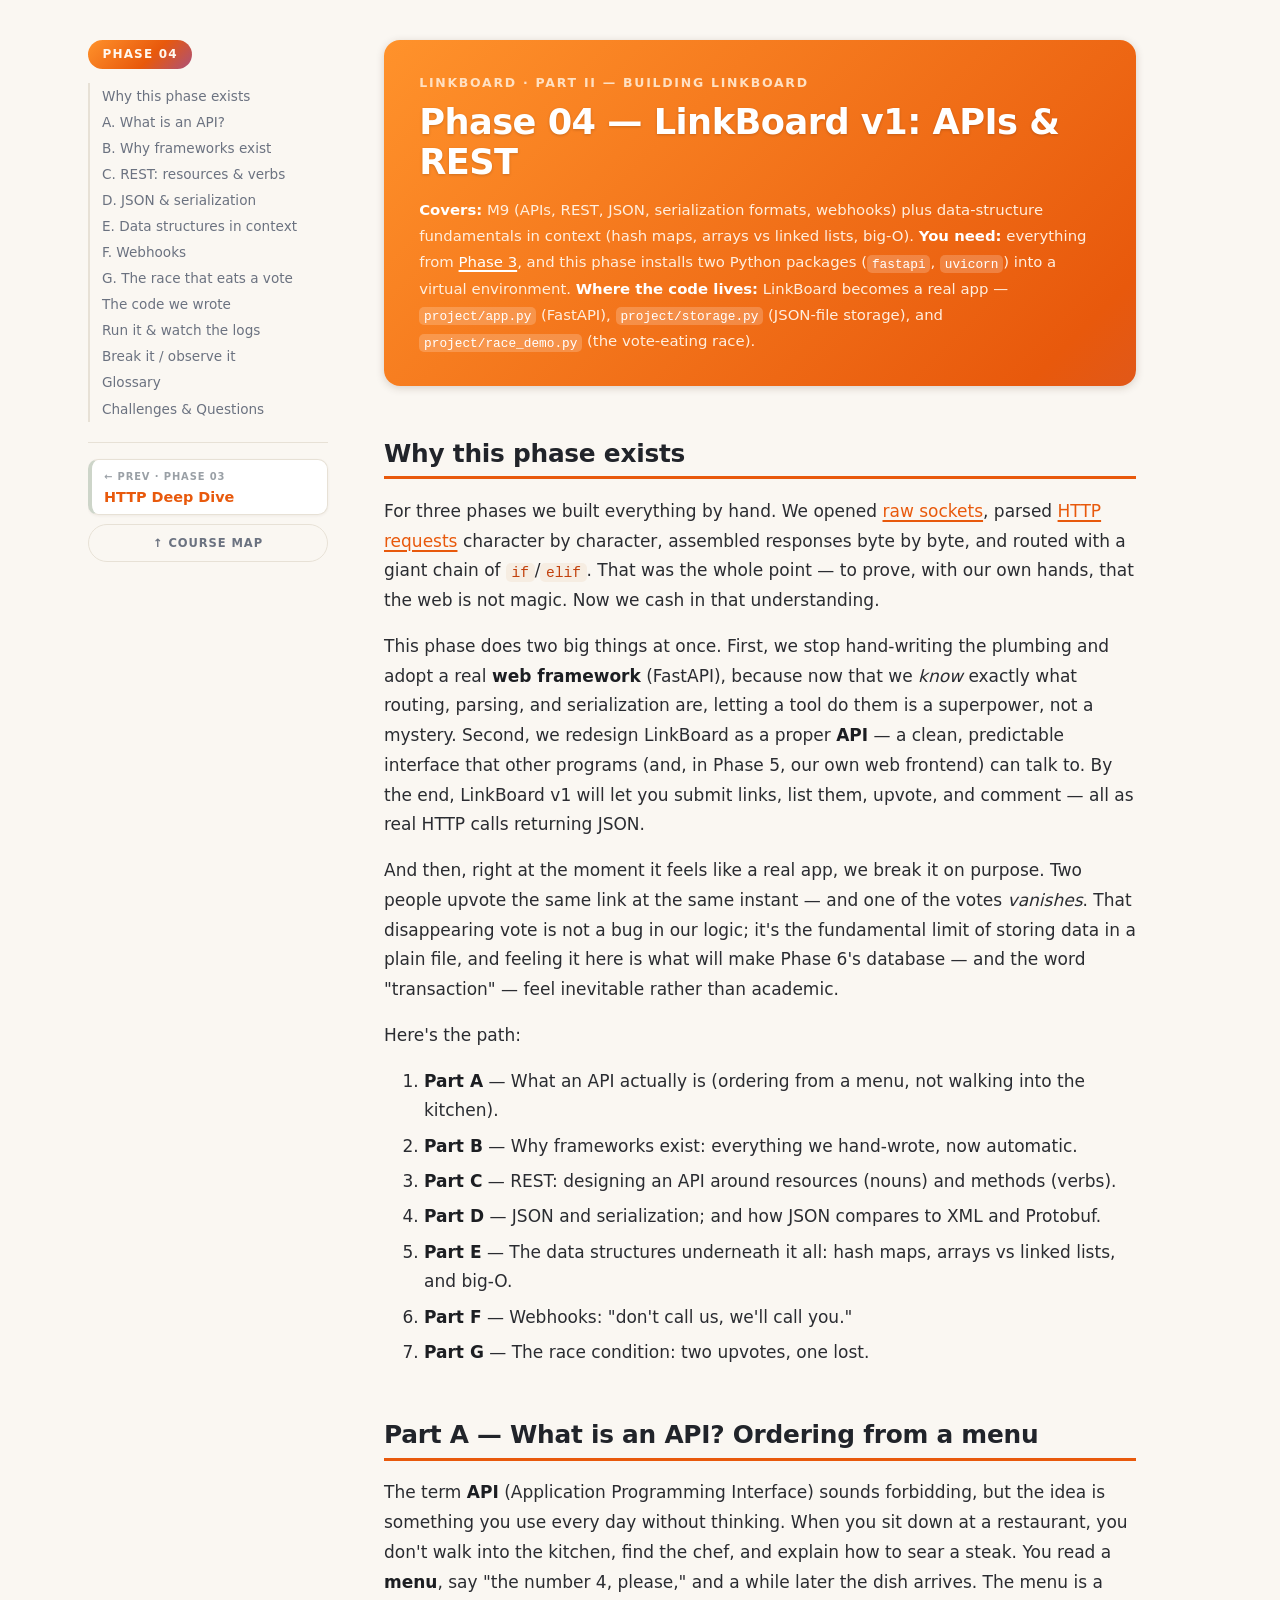
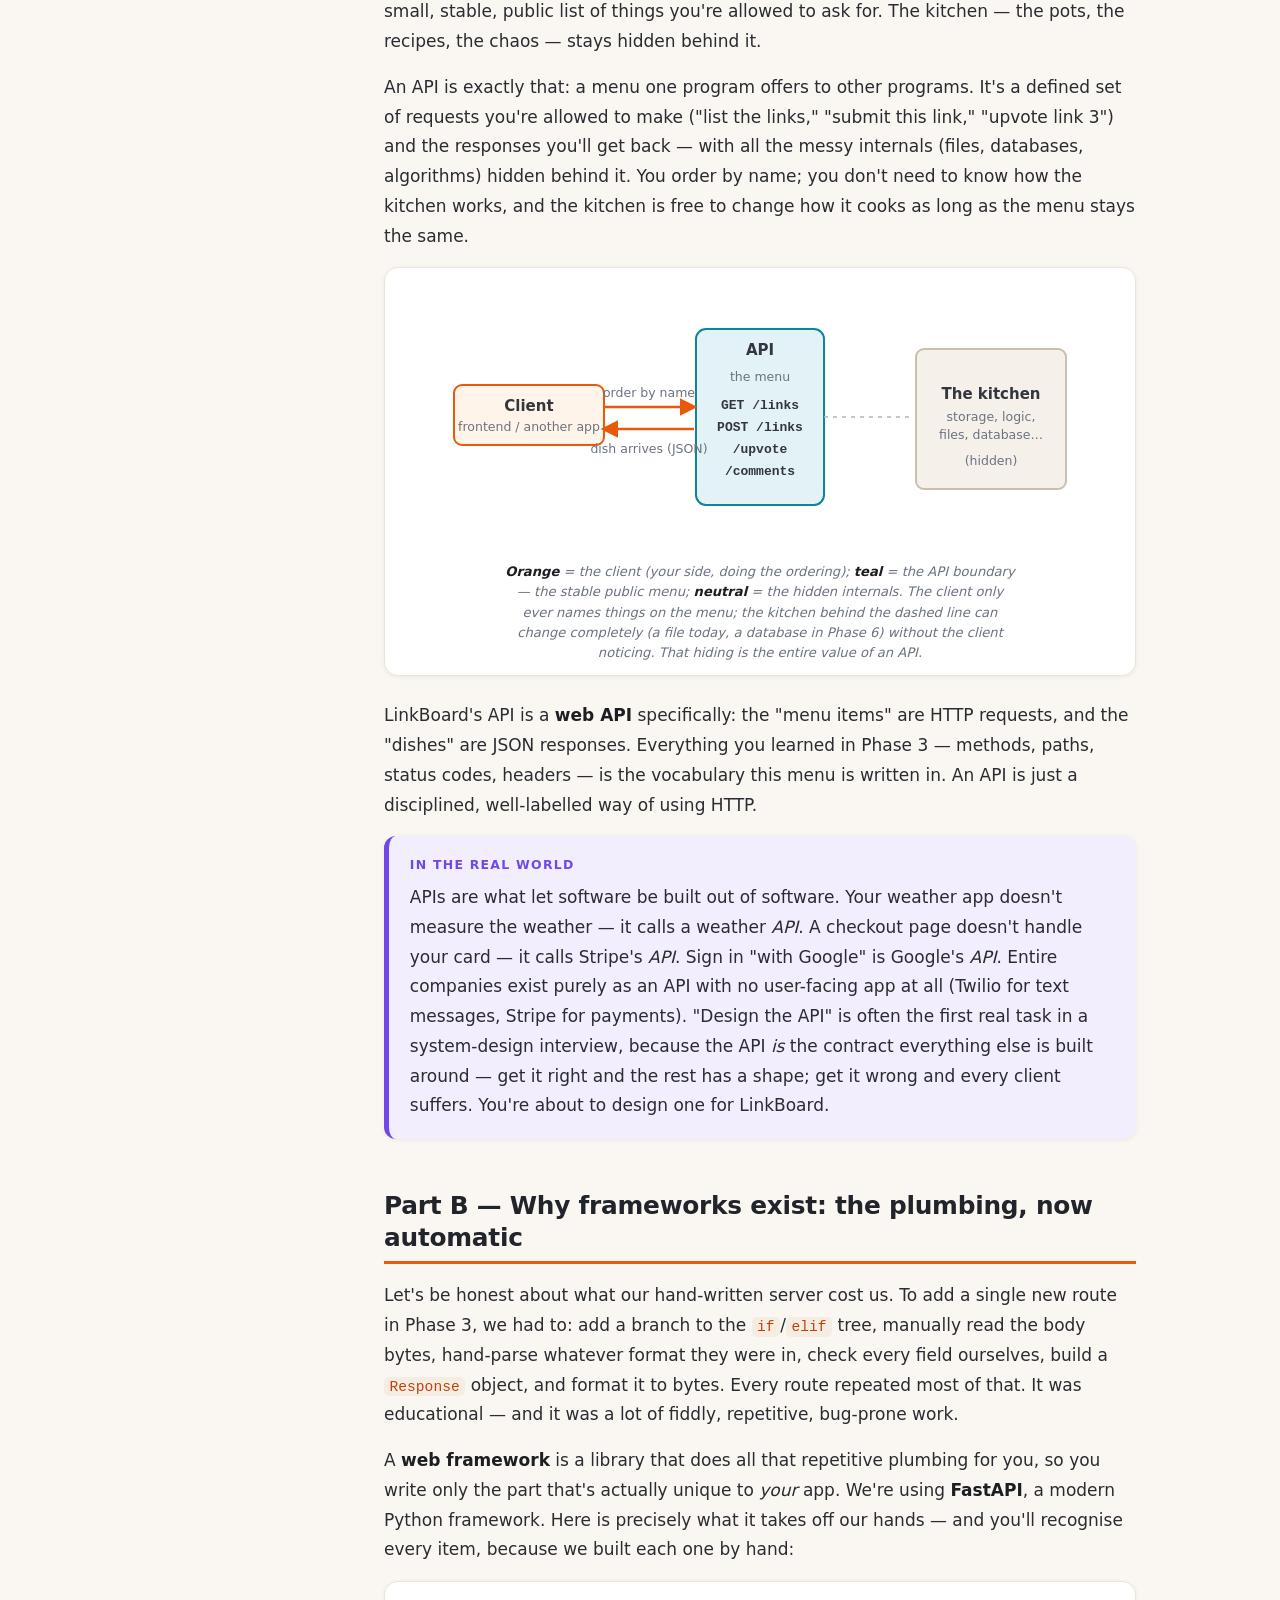
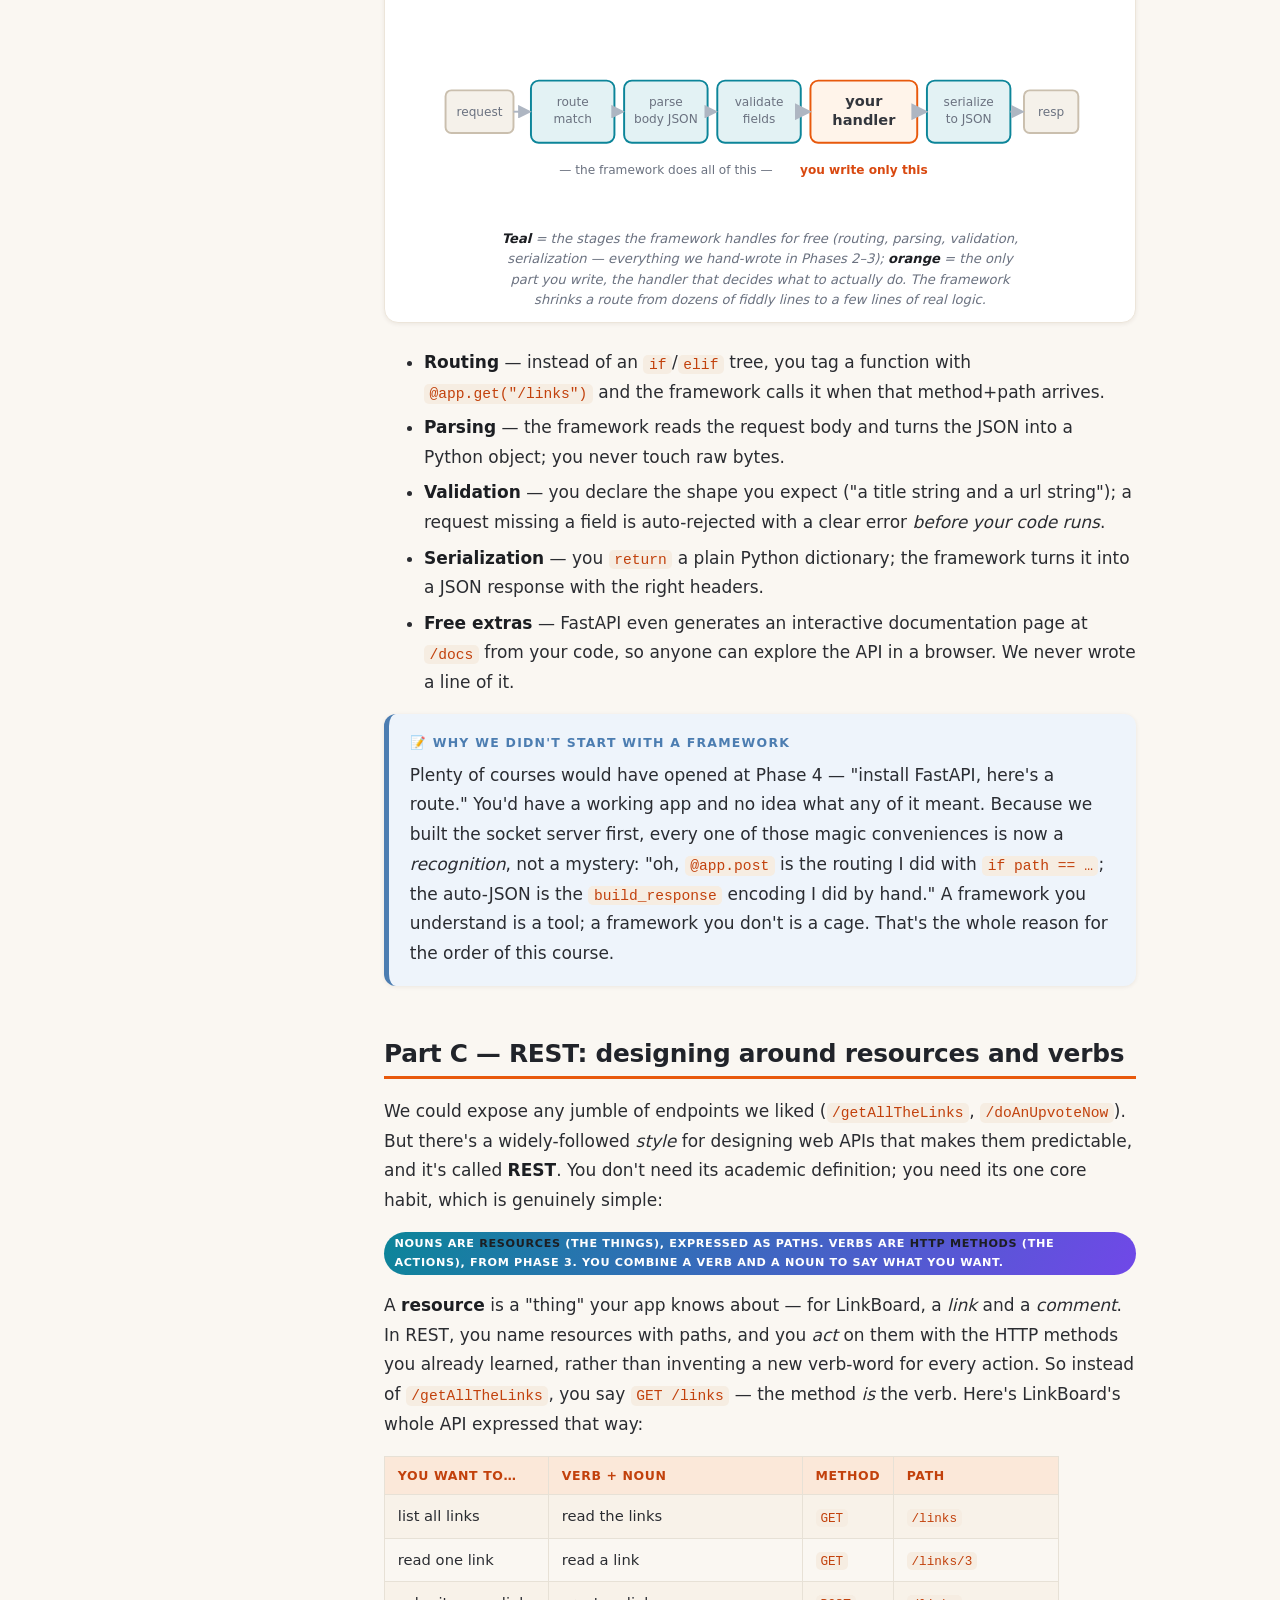
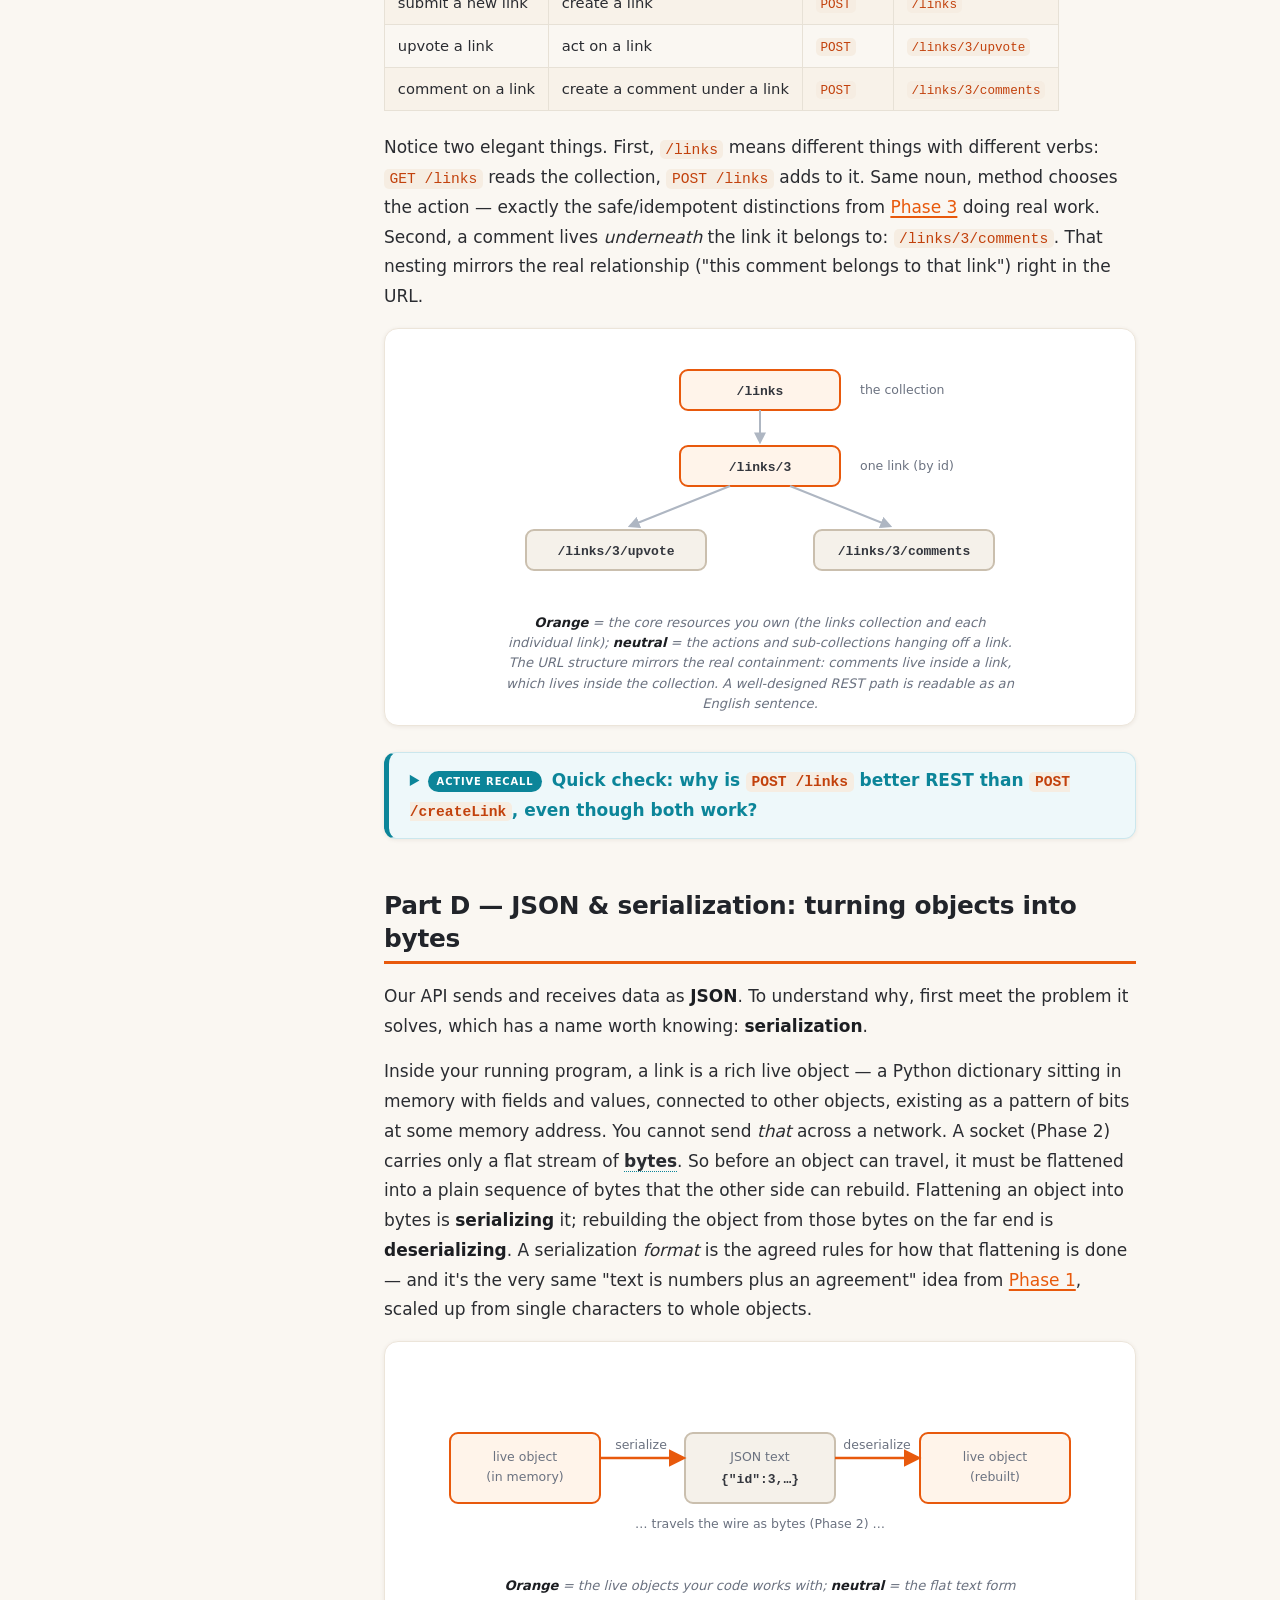
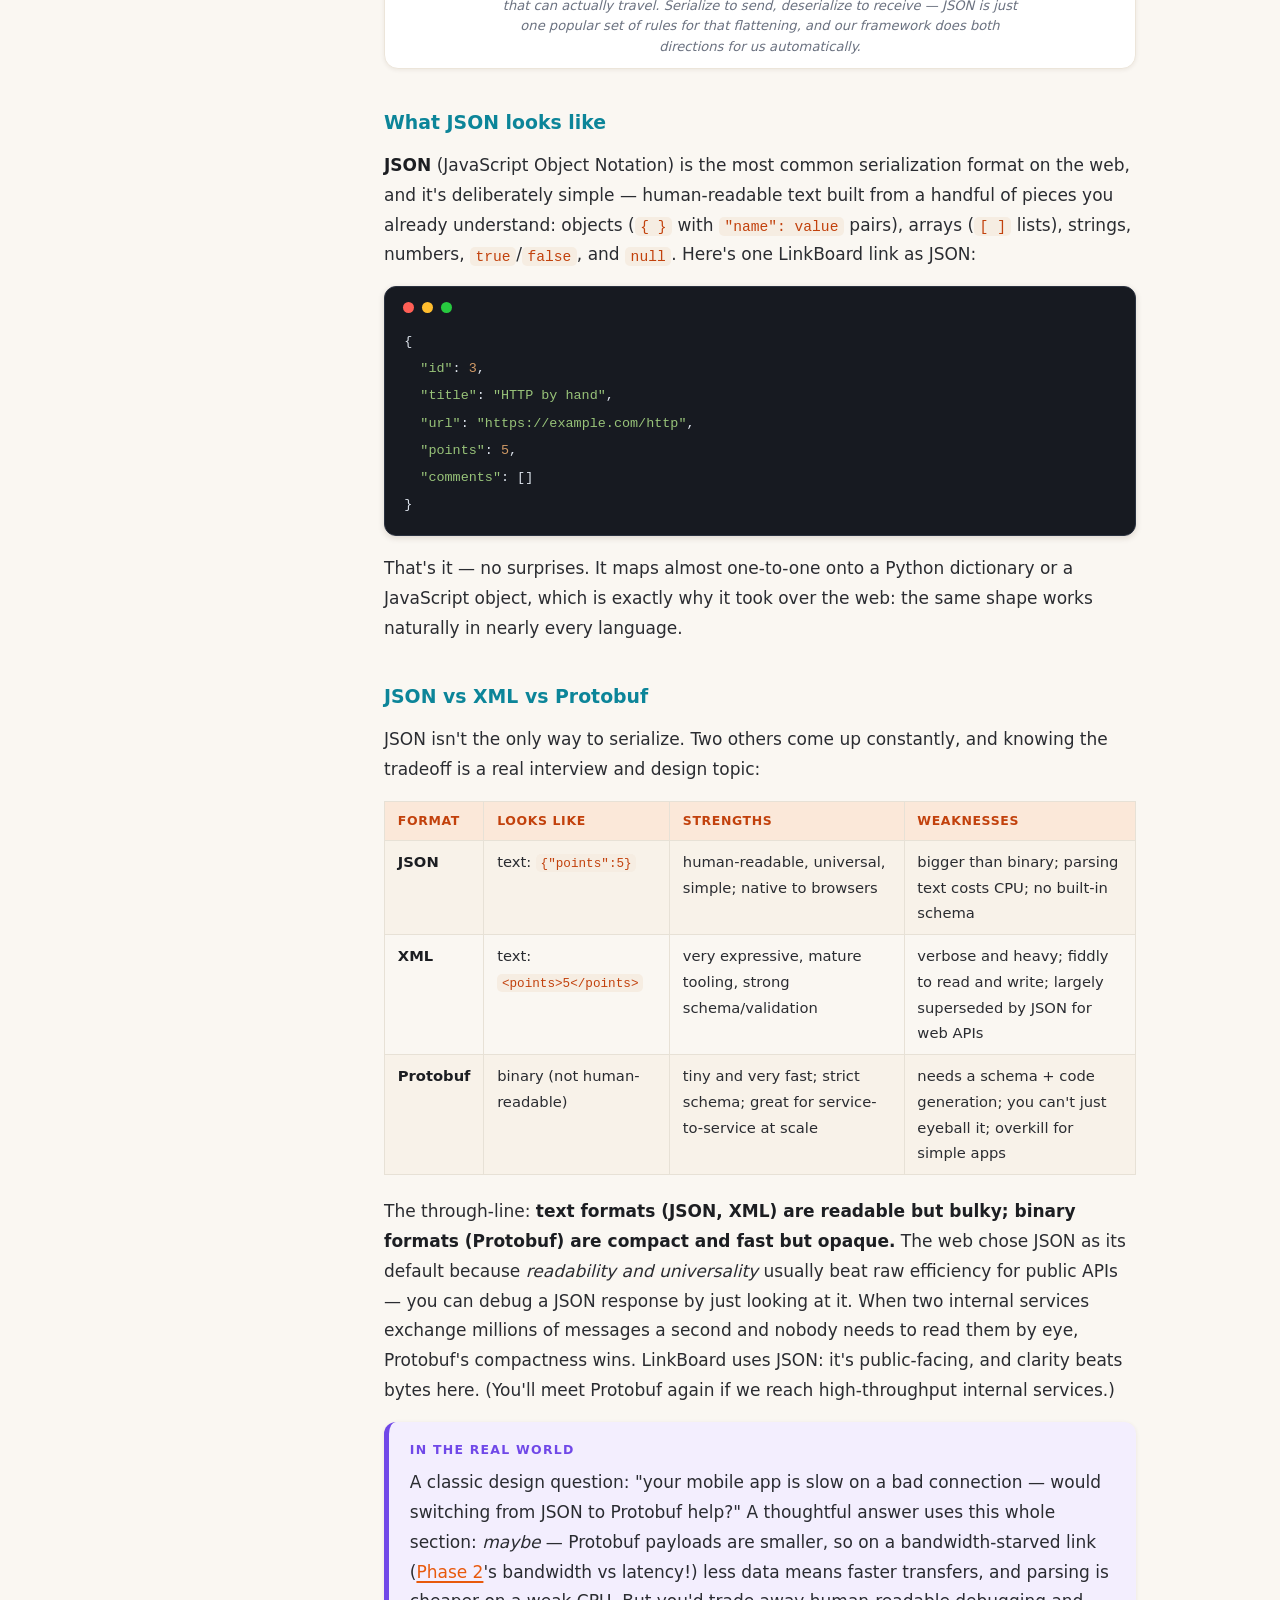
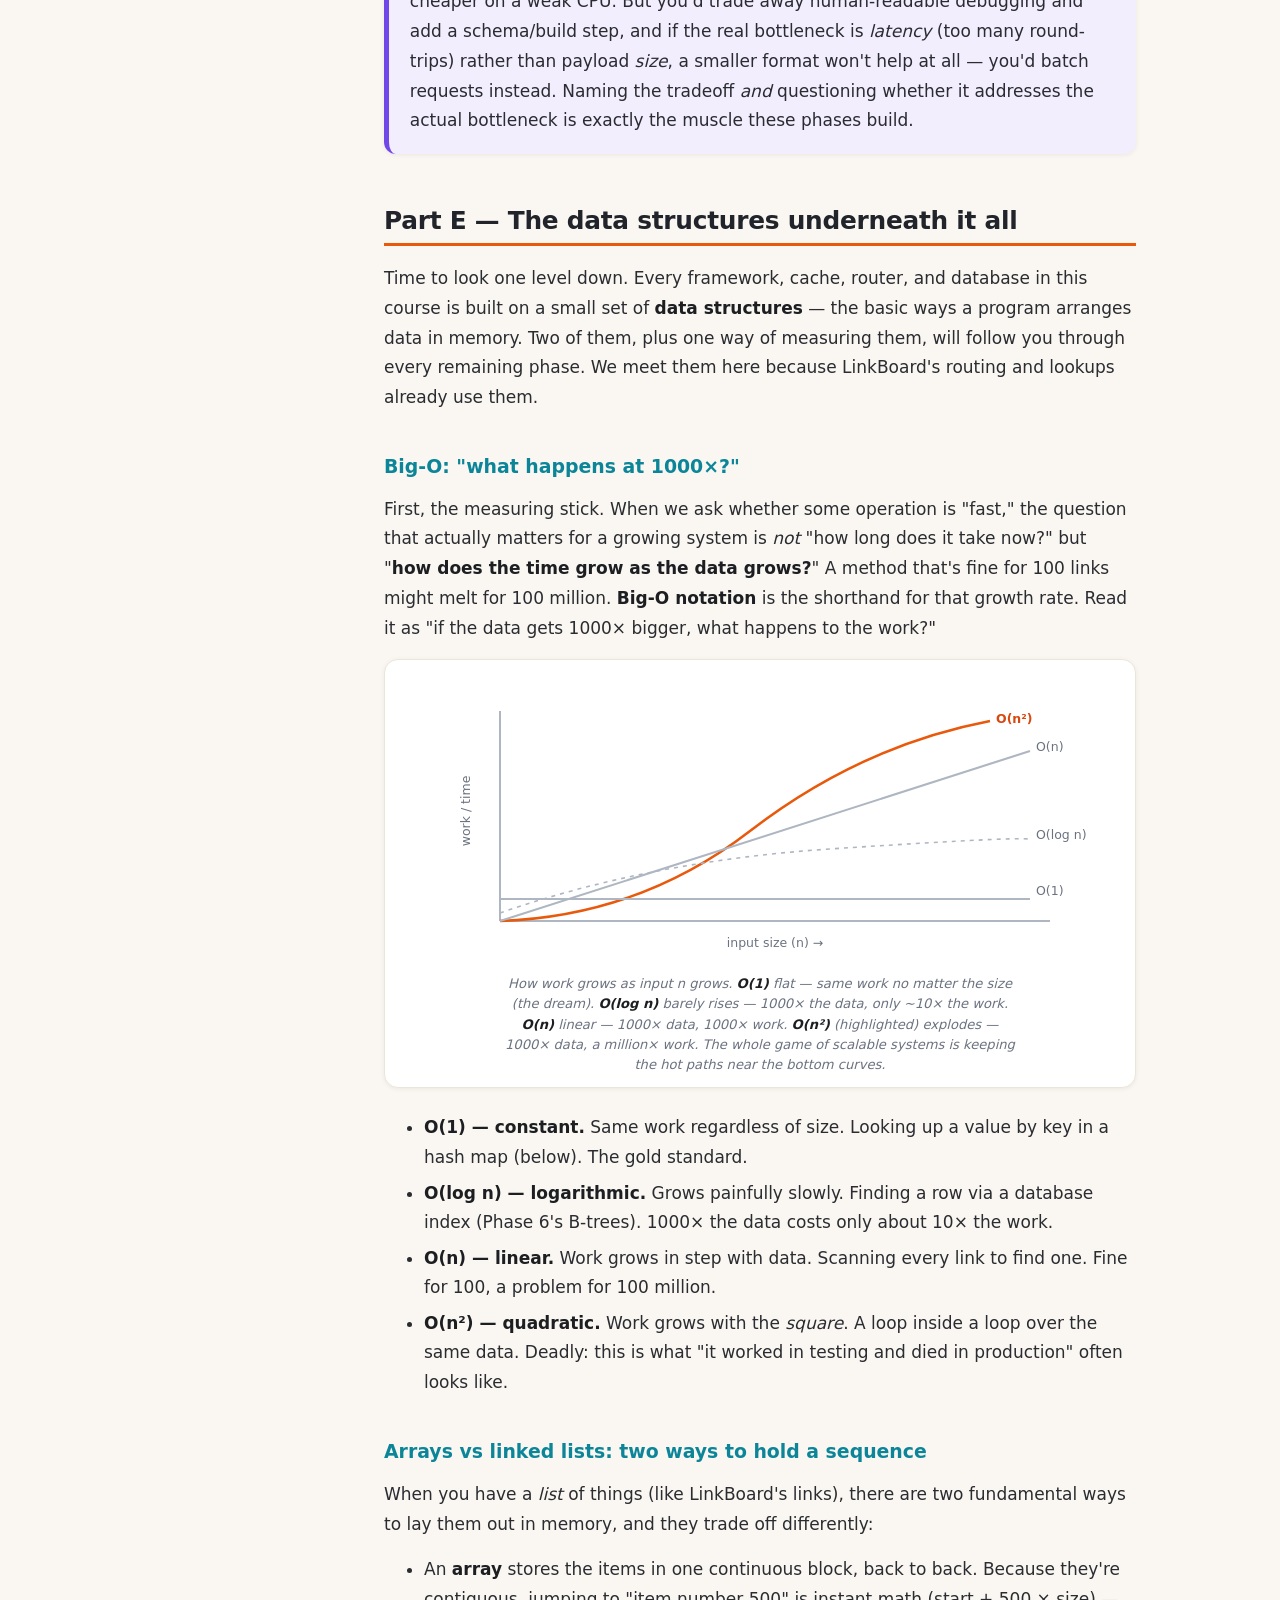
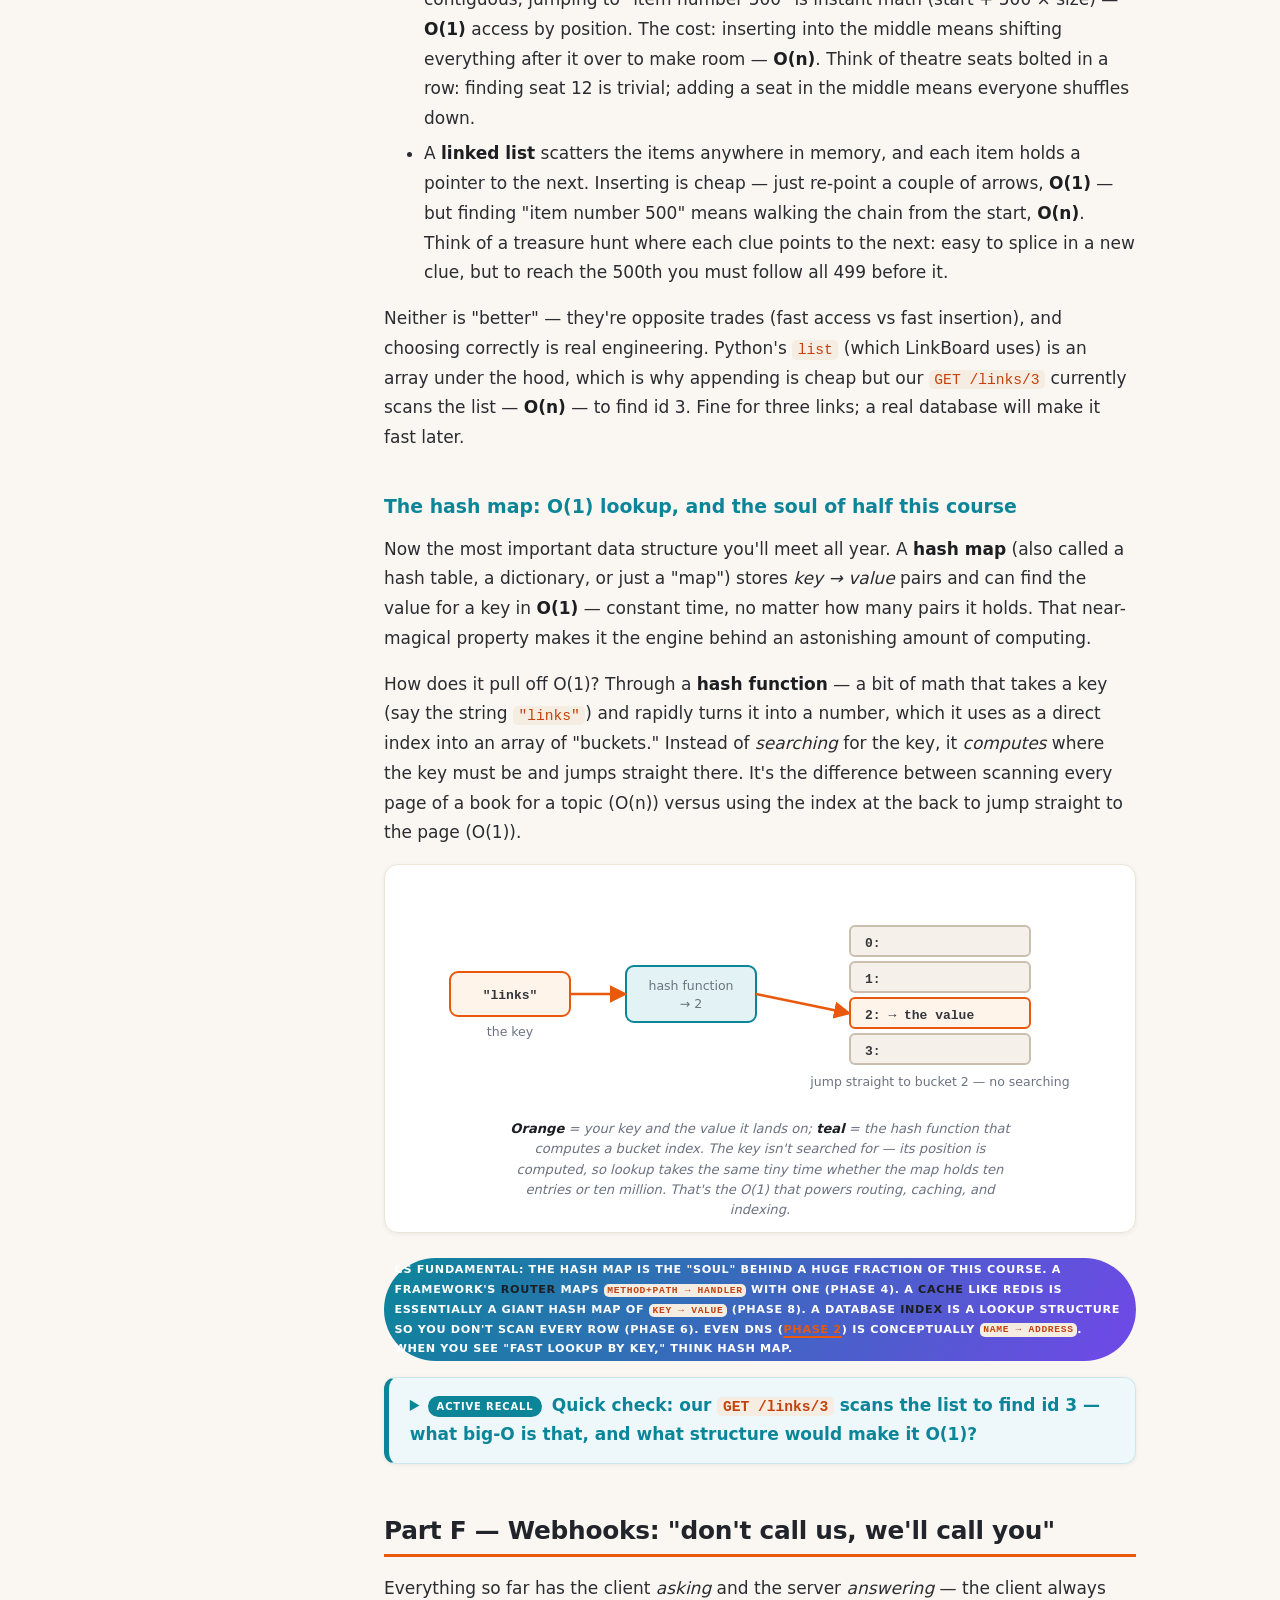
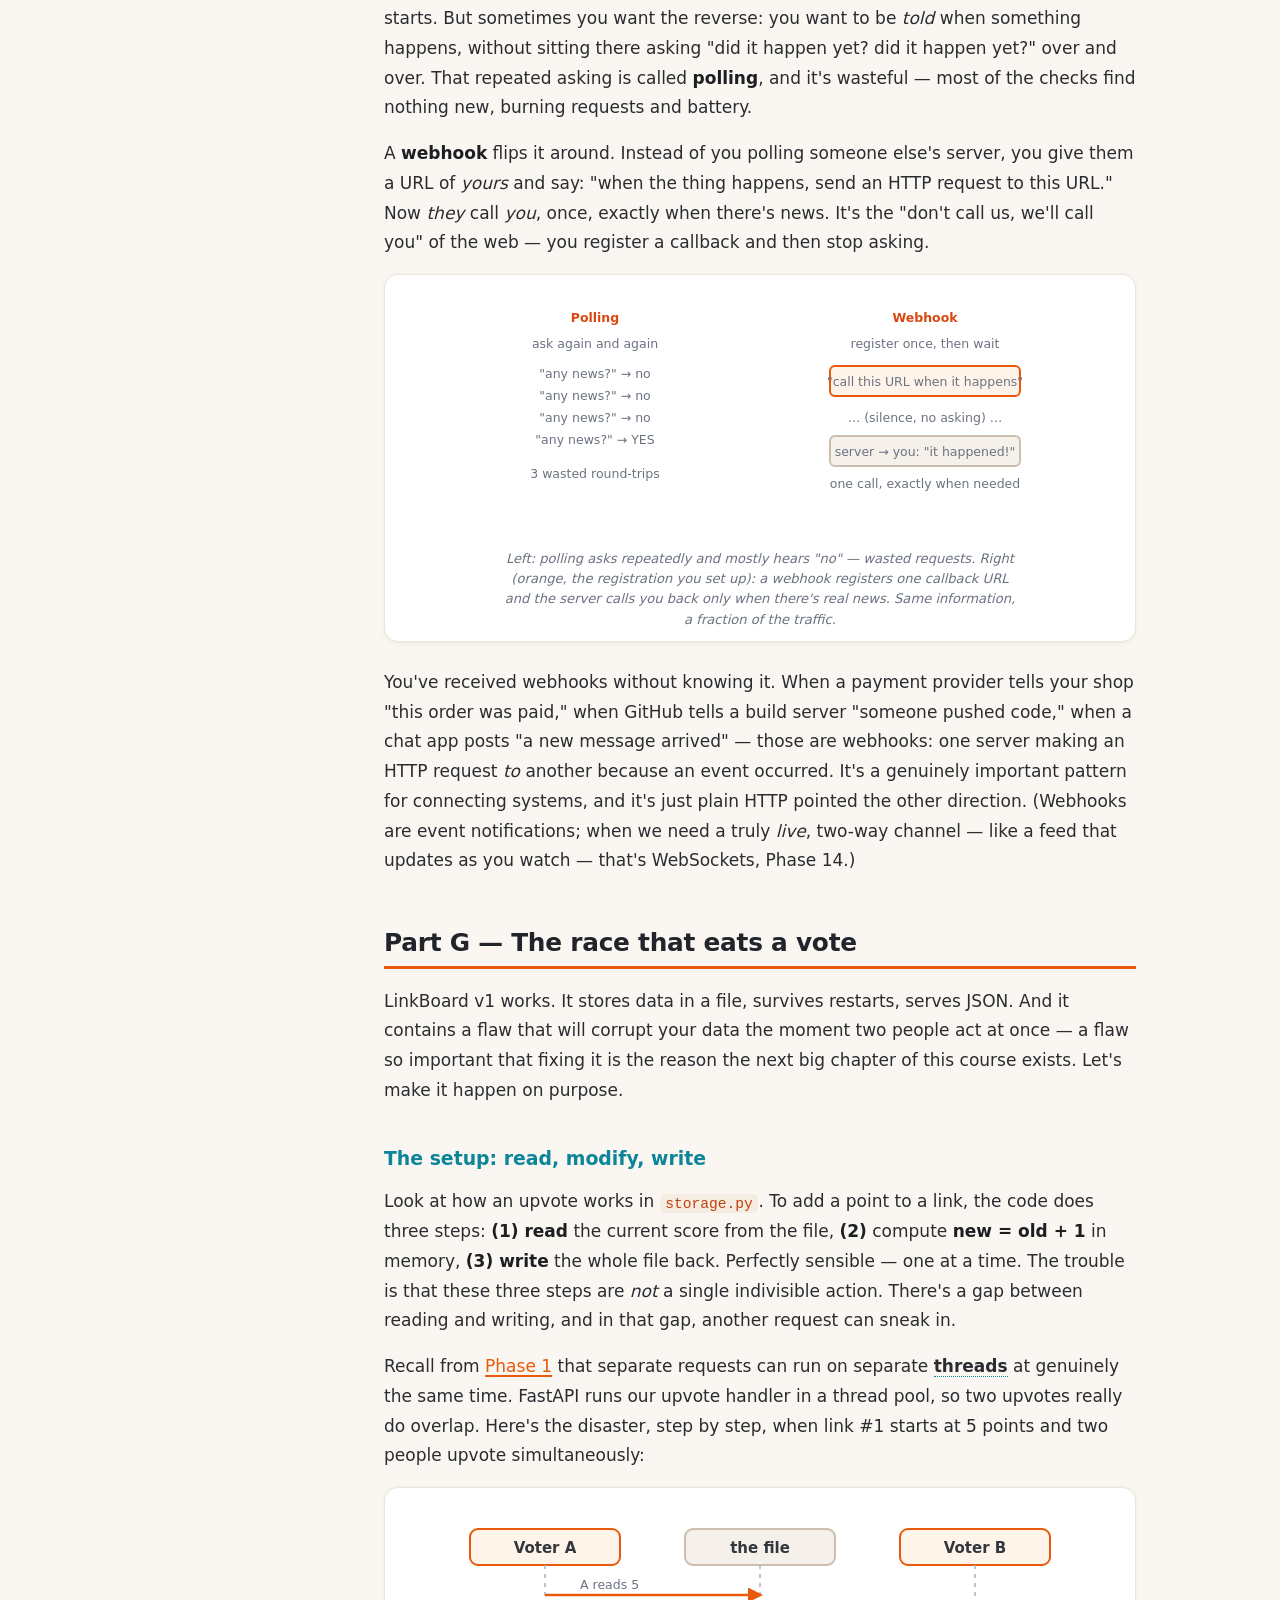
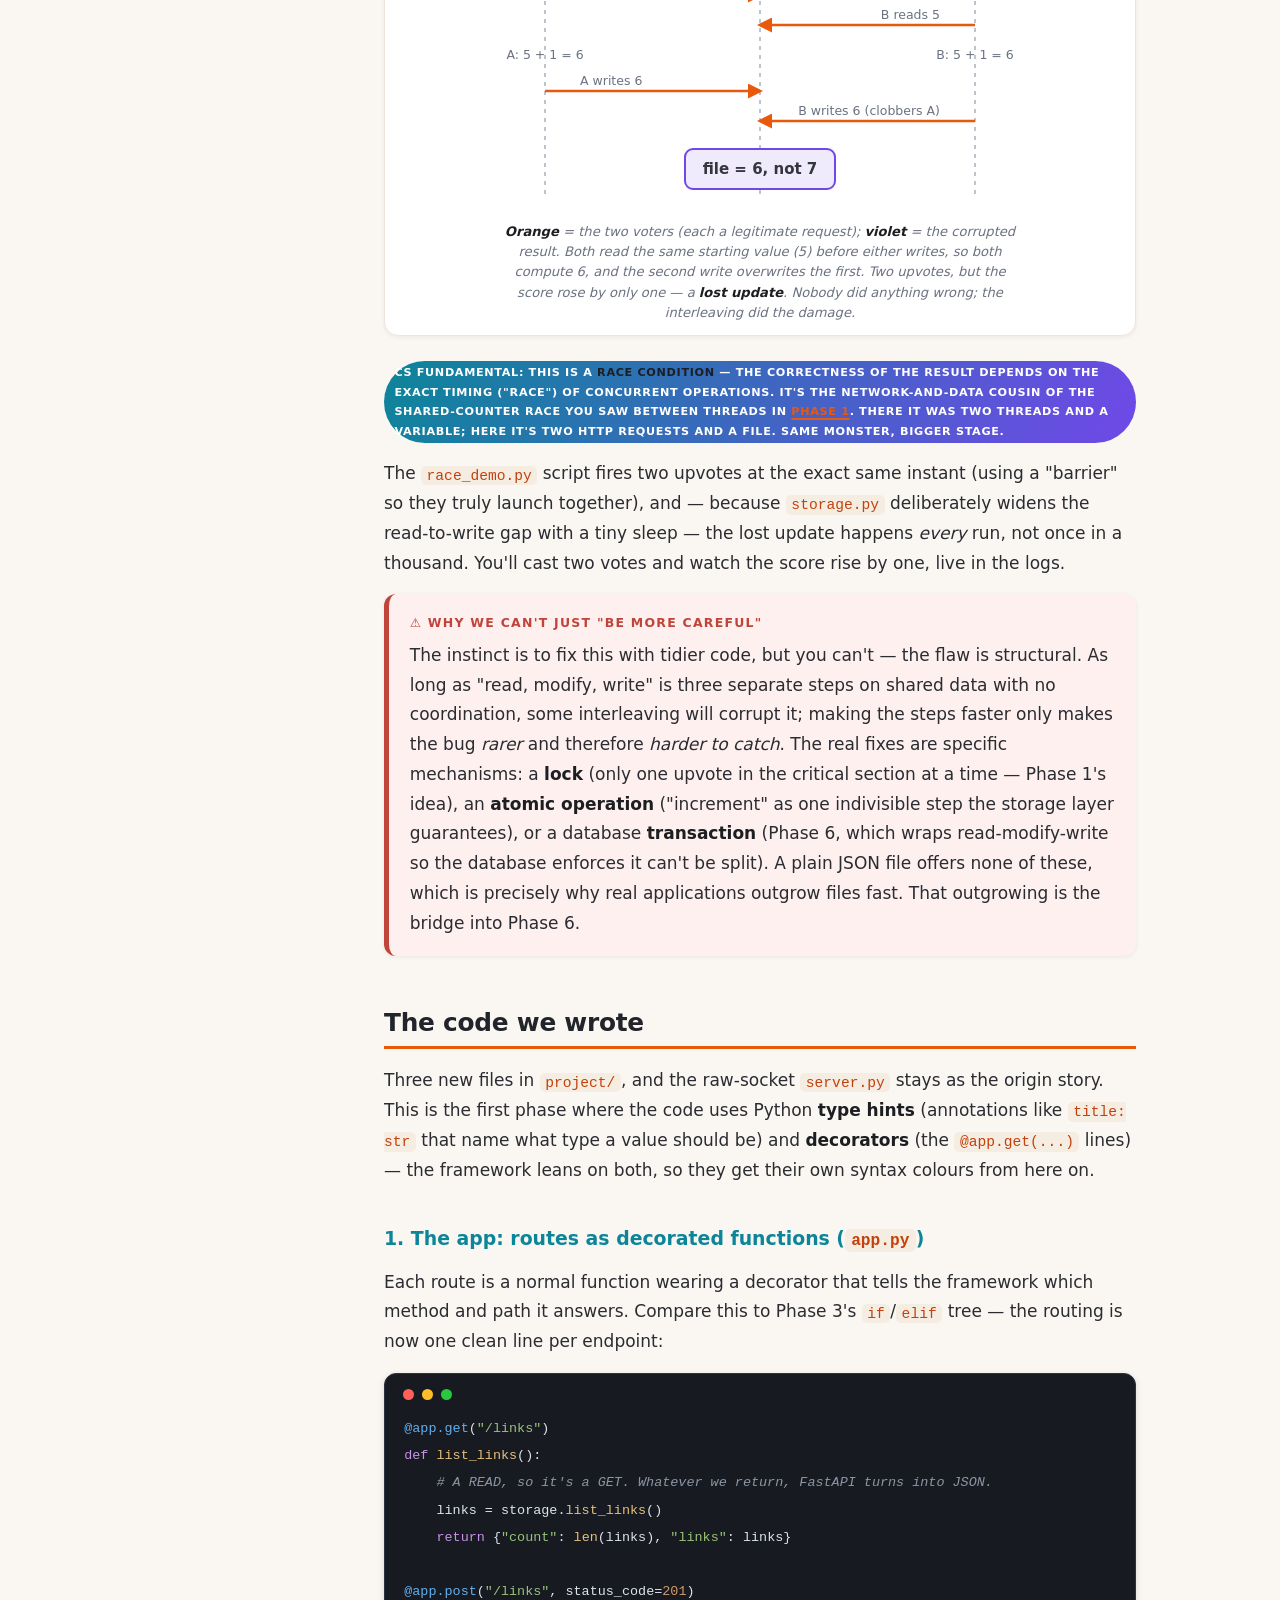
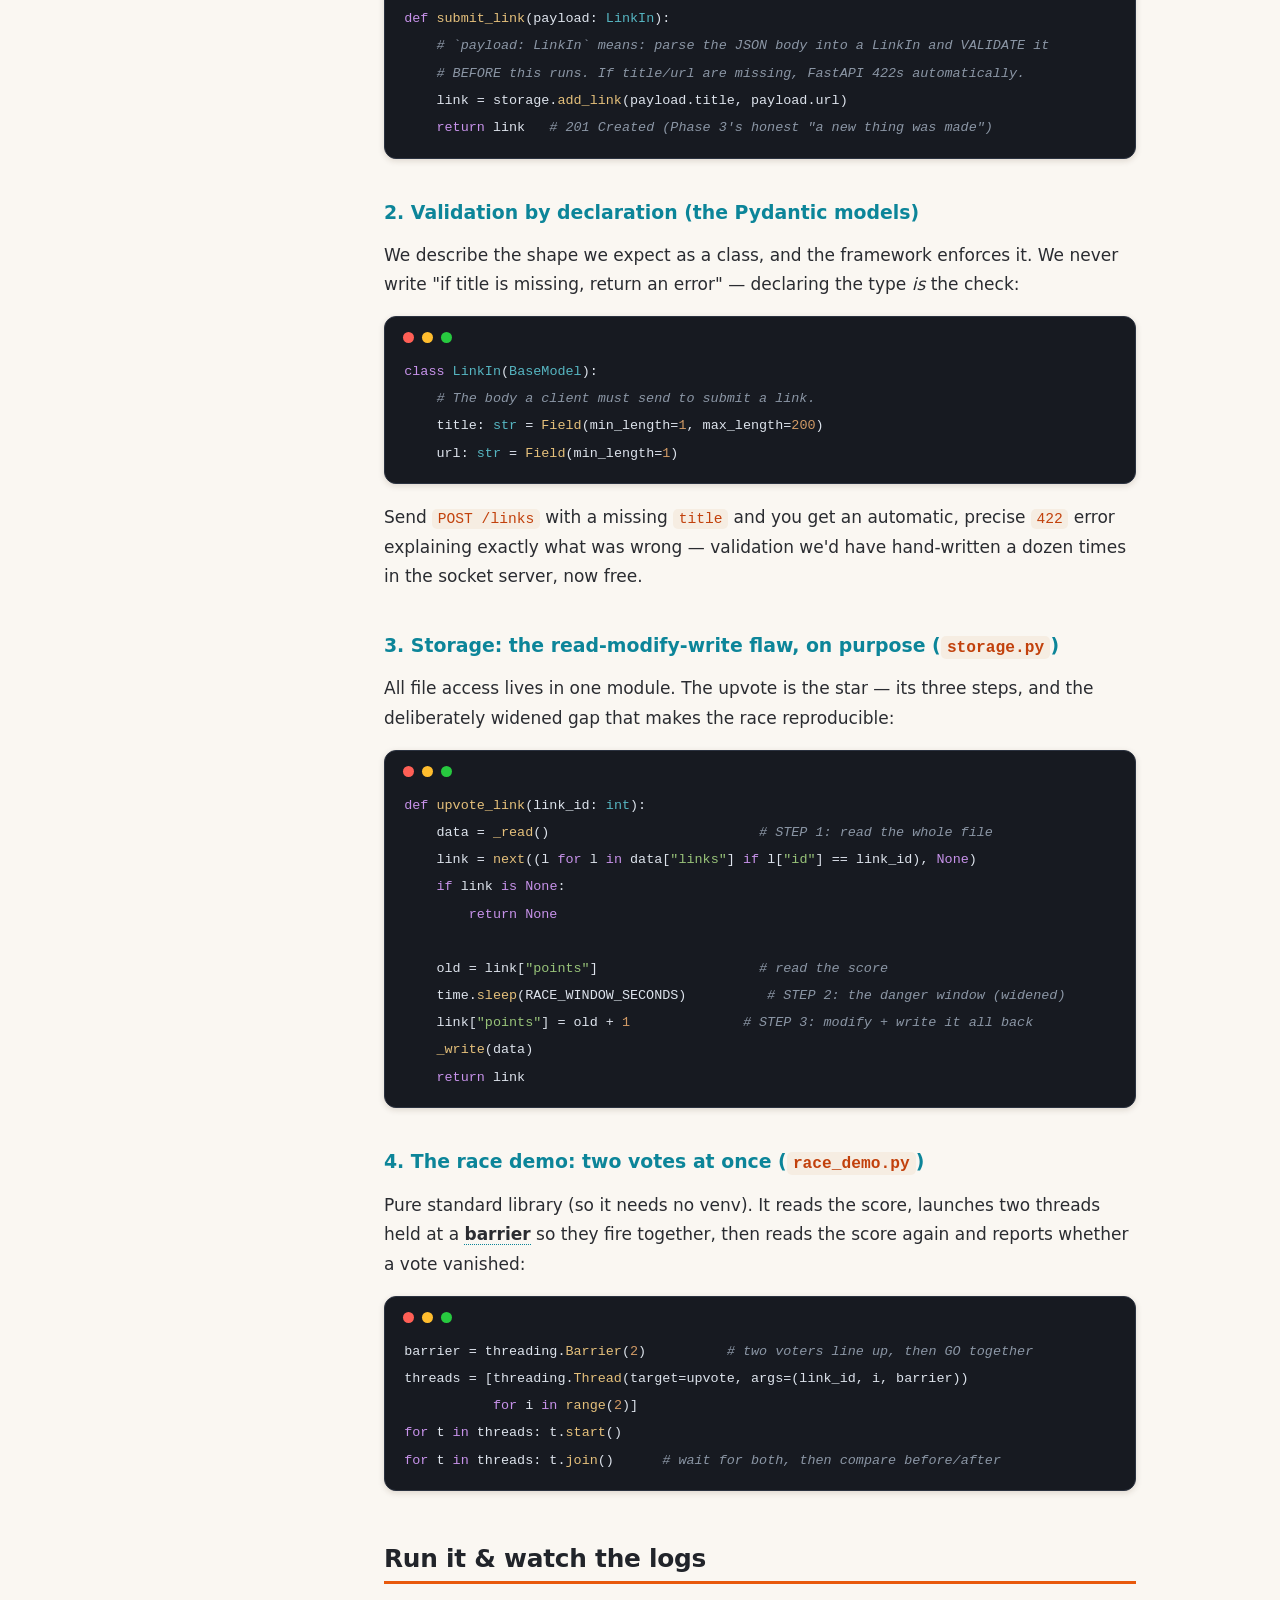
<file: concepts/phase-04-apis-and-rest/lesson.html>
<!DOCTYPE html>
<html lang="en">
<head>
<meta charset="utf-8">
<meta name="viewport" content="width=device-width, initial-scale=1">
<title>Phase 04 — LinkBoard v1: APIs &amp; REST</title>
<link rel="stylesheet" href="../assets/lesson.css">
</head>
<body>
<div class="page">

<aside class="toc">
  <div class="toc-inner">
    <p class="toc-phase">Phase 04</p>
    <nav>
      <a href="#why">Why this phase exists</a>
      <a href="#pa">A. What is an API?</a>
      <a href="#pb">B. Why frameworks exist</a>
      <a href="#pc">C. REST: resources &amp; verbs</a>
      <a href="#pd">D. JSON &amp; serialization</a>
      <a href="#pe">E. Data structures in context</a>
      <a href="#pf">F. Webhooks</a>
      <a href="#pg">G. The race that eats a vote</a>
      <a href="#code">The code we wrote</a>
      <a href="#run">Run it &amp; watch the logs</a>
      <a href="#break">Break it / observe it</a>
      <a href="#glossary">Glossary</a>
      <a href="#challenges">Challenges &amp; Questions</a>
    </nav>
    <div class="toc-bottom">
      <a class="nav-card" href="../phase-03-http-deep-dive/lesson.html">
        <span class="nav-label">← Prev · Phase 03</span>
        <span class="nav-title">HTTP Deep Dive</span>
      </a>
      <a class="nav-map" href="../index.html">↑ Course map</a>
    </div>
  </div>
</aside>

<main>

<header class="lesson">
  <p class="kicker">LinkBoard · Part II — Building LinkBoard</p>
  <h1>Phase 04 — LinkBoard v1: APIs &amp; REST</h1>
  <p class="covers"><strong>Covers:</strong> M9 (APIs, REST, JSON, serialization formats, webhooks) plus data-structure fundamentals in context (hash maps, arrays vs linked lists, big-O). <strong>You need:</strong> everything from <a href="../phase-03-http-deep-dive/lesson.html">Phase 3</a>, and this phase installs two Python packages (<code>fastapi</code>, <code>uvicorn</code>) into a virtual environment. <strong>Where the code lives:</strong> LinkBoard becomes a real app — <code>project/app.py</code> (FastAPI), <code>project/storage.py</code> (JSON-file storage), and <code>project/race_demo.py</code> (the vote-eating race).</p>
</header>

<h2 id="why">Why this phase exists</h2>

<p>For three phases we built everything by hand. We opened <a href="../phase-02-internet-and-protocols/lesson.html">raw sockets</a>, parsed <a href="../phase-03-http-deep-dive/lesson.html">HTTP requests</a> character by character, assembled responses byte by byte, and routed with a giant chain of <code>if</code>/<code>elif</code>. That was the whole point — to prove, with our own hands, that the web is not magic. Now we cash in that understanding.</p>

<p>This phase does two big things at once. First, we stop hand-writing the plumbing and adopt a real <strong>web framework</strong> (FastAPI), because now that we <em>know</em> exactly what routing, parsing, and serialization are, letting a tool do them is a superpower, not a mystery. Second, we redesign LinkBoard as a proper <strong>API</strong> — a clean, predictable interface that other programs (and, in Phase 5, our own web frontend) can talk to. By the end, LinkBoard v1 will let you submit links, list them, upvote, and comment — all as real HTTP calls returning JSON.</p>

<p>And then, right at the moment it feels like a real app, we break it on purpose. Two people upvote the same link at the same instant — and one of the votes <em>vanishes</em>. That disappearing vote is not a bug in our logic; it's the fundamental limit of storing data in a plain file, and feeling it here is what will make Phase 6's database — and the word "transaction" — feel inevitable rather than academic.</p>

<p>Here's the path:</p>

<ol>
  <li><strong>Part A</strong> — What an API actually is (ordering from a menu, not walking into the kitchen).</li>
  <li><strong>Part B</strong> — Why frameworks exist: everything we hand-wrote, now automatic.</li>
  <li><strong>Part C</strong> — REST: designing an API around resources (nouns) and methods (verbs).</li>
  <li><strong>Part D</strong> — JSON and serialization; and how JSON compares to XML and Protobuf.</li>
  <li><strong>Part E</strong> — The data structures underneath it all: hash maps, arrays vs linked lists, and big-O.</li>
  <li><strong>Part F</strong> — Webhooks: "don't call us, we'll call you."</li>
  <li><strong>Part G</strong> — The race condition: two upvotes, one lost.</li>
</ol>

<h2 id="pa">Part A — What is an API? Ordering from a menu</h2>

<p>The term <strong>API</strong> (Application Programming Interface) sounds forbidding, but the idea is something you use every day without thinking. When you sit down at a restaurant, you don't walk into the kitchen, find the chef, and explain how to sear a steak. You read a <strong>menu</strong>, say "the number 4, please," and a while later the dish arrives. The menu is a small, stable, public list of things you're allowed to ask for. The kitchen — the pots, the recipes, the chaos — stays hidden behind it.</p>

<p>An API is exactly that: a menu one program offers to other programs. It's a defined set of requests you're allowed to make ("list the links," "submit this link," "upvote link 3") and the responses you'll get back — with all the messy internals (files, databases, algorithms) hidden behind it. You order by name; you don't need to know how the kitchen works, and the kitchen is free to change how it cooks as long as the menu stays the same.</p>

<figure class="fig">
  <svg viewBox="0 0 660 260" role="img" aria-label="An API as a boundary: a client on the left makes named requests through a stable API menu in the middle, and the messy internals (storage, logic) stay hidden on the right behind that boundary.">
    <defs>
      <marker id="api-arrow" viewBox="0 0 10 10" refX="8" refY="5" markerWidth="7" markerHeight="7" orient="auto-start-reverse">
        <path class="fig-arrow-hi" d="M0,0 L10,5 L0,10 z"></path>
      </marker>
    </defs>
    <rect class="fig-box-you" x="24" y="96" width="150" height="60" rx="8"></rect>
    <text class="fig-t" x="99" y="122" text-anchor="middle">Client</text>
    <text class="fig-t-sm" x="99" y="142" text-anchor="middle">frontend / another app</text>

    <!-- the API boundary (menu) -->
    <rect class="fig-box-infra" x="266" y="40" width="128" height="176" rx="10"></rect>
    <text class="fig-t" x="330" y="66" text-anchor="middle">API</text>
    <text class="fig-t-sm" x="330" y="92" text-anchor="middle">the menu</text>
    <text class="fig-mono" x="330" y="120" text-anchor="middle">GET /links</text>
    <text class="fig-mono" x="330" y="142" text-anchor="middle">POST /links</text>
    <text class="fig-mono" x="330" y="164" text-anchor="middle">/upvote</text>
    <text class="fig-mono" x="330" y="186" text-anchor="middle">/comments</text>

    <!-- hidden kitchen -->
    <rect class="fig-box" x="486" y="60" width="150" height="140" rx="8"></rect>
    <text class="fig-t" x="561" y="110" text-anchor="middle">The kitchen</text>
    <text class="fig-t-sm" x="561" y="132" text-anchor="middle">storage, logic,</text>
    <text class="fig-t-sm" x="561" y="150" text-anchor="middle">files, database…</text>
    <text class="fig-t-sm" x="561" y="176" text-anchor="middle">(hidden)</text>

    <line class="fig-edge-hi" x1="174" y1="118" x2="264" y2="118" marker-end="url(#api-arrow)"></line>
    <text class="fig-t-sm" x="219" y="108" text-anchor="middle">order by name</text>
    <line class="fig-edge-hi" x1="264" y1="140" x2="174" y2="140" marker-end="url(#api-arrow)"></line>
    <text class="fig-t-sm" x="219" y="164" text-anchor="middle">dish arrives (JSON)</text>

    <line class="fig-edge-dash" x1="394" y1="128" x2="484" y2="128"></line>
  </svg>
  <figcaption><strong>Orange</strong> = the client (your side, doing the ordering); <strong>teal</strong> = the API boundary — the stable public menu; <strong>neutral</strong> = the hidden internals. The client only ever names things on the menu; the kitchen behind the dashed line can change completely (a file today, a database in Phase 6) without the client noticing. That hiding is the entire value of an API.</figcaption>
</figure>

<p>LinkBoard's API is a <strong>web API</strong> specifically: the "menu items" are HTTP requests, and the "dishes" are JSON responses. Everything you learned in Phase 3 — methods, paths, status codes, headers — is the vocabulary this menu is written in. An API is just a disciplined, well-labelled way of using HTTP.</p>

<div class="realworld">
  <p>APIs are what let software be built out of software. Your weather app doesn't measure the weather — it calls a weather <em>API</em>. A checkout page doesn't handle your card — it calls Stripe's <em>API</em>. Sign in "with Google" is Google's <em>API</em>. Entire companies exist purely as an API with no user-facing app at all (Twilio for text messages, Stripe for payments). "Design the API" is often the first real task in a system-design interview, because the API <em>is</em> the contract everything else is built around — get it right and the rest has a shape; get it wrong and every client suffers. You're about to design one for LinkBoard.</p>
</div>

<h2 id="pb">Part B — Why frameworks exist: the plumbing, now automatic</h2>

<p>Let's be honest about what our hand-written server cost us. To add a single new route in Phase 3, we had to: add a branch to the <code>if</code>/<code>elif</code> tree, manually read the body bytes, hand-parse whatever format they were in, check every field ourselves, build a <code>Response</code> object, and format it to bytes. Every route repeated most of that. It was educational — and it was a lot of fiddly, repetitive, bug-prone work.</p>

<p>A <strong>web framework</strong> is a library that does all that repetitive plumbing for you, so you write only the part that's actually unique to <em>your</em> app. We're using <strong>FastAPI</strong>, a modern Python framework. Here is precisely what it takes off our hands — and you'll recognise every item, because we built each one by hand:</p>

<figure class="fig">
  <svg viewBox="0 0 680 220" role="img" aria-label="A request flows left to right through framework stages the framework handles automatically — routing, parsing, validation — into your small handler function, then back out through automatic serialization to a response.">
    <defs>
      <marker id="fw-arrow" viewBox="0 0 10 10" refX="8" refY="5" markerWidth="7" markerHeight="7" orient="auto-start-reverse">
        <path class="fig-arrow" d="M0,0 L10,5 L0,10 z"></path>
      </marker>
    </defs>
    <rect class="fig-box" x="16" y="90" width="70" height="44" rx="6"></rect>
    <text class="fig-t-sm" x="51" y="116" text-anchor="middle">request</text>

    <rect class="fig-box-infra" x="104" y="80" width="86" height="64" rx="8"></rect>
    <text class="fig-t-sm" x="147" y="106" text-anchor="middle">route</text>
    <text class="fig-t-sm" x="147" y="124" text-anchor="middle">match</text>

    <rect class="fig-box-infra" x="200" y="80" width="86" height="64" rx="8"></rect>
    <text class="fig-t-sm" x="243" y="106" text-anchor="middle">parse</text>
    <text class="fig-t-sm" x="243" y="124" text-anchor="middle">body JSON</text>

    <rect class="fig-box-infra" x="296" y="80" width="86" height="64" rx="8"></rect>
    <text class="fig-t-sm" x="339" y="106" text-anchor="middle">validate</text>
    <text class="fig-t-sm" x="339" y="124" text-anchor="middle">fields</text>

    <!-- your code -->
    <rect class="fig-box-you" x="392" y="80" width="110" height="64" rx="8"></rect>
    <text class="fig-t" x="447" y="106" text-anchor="middle">your</text>
    <text class="fig-t" x="447" y="126" text-anchor="middle">handler</text>

    <rect class="fig-box-infra" x="512" y="80" width="86" height="64" rx="8"></rect>
    <text class="fig-t-sm" x="555" y="106" text-anchor="middle">serialize</text>
    <text class="fig-t-sm" x="555" y="124" text-anchor="middle">to JSON</text>

    <rect class="fig-box" x="612" y="90" width="56" height="44" rx="6"></rect>
    <text class="fig-t-sm" x="640" y="116" text-anchor="middle">resp</text>

    <line class="fig-edge" x1="86" y1="112" x2="102" y2="112" marker-end="url(#fw-arrow)"></line>
    <line class="fig-edge" x1="190" y1="112" x2="198" y2="112" marker-end="url(#fw-arrow)"></line>
    <line class="fig-edge" x1="286" y1="112" x2="294" y2="112" marker-end="url(#fw-arrow)"></line>
    <line class="fig-edge-hi" x1="382" y1="112" x2="390" y2="112" marker-end="url(#fw-arrow)"></line>
    <line class="fig-edge-hi" x1="502" y1="112" x2="510" y2="112" marker-end="url(#fw-arrow)"></line>
    <line class="fig-edge" x1="598" y1="112" x2="610" y2="112" marker-end="url(#fw-arrow)"></line>

    <text class="fig-t-sm" x="243" y="176" text-anchor="middle">— the framework does all of this —</text>
    <text class="fig-t-hi" x="447" y="176" text-anchor="middle">you write only this</text>
  </svg>
  <figcaption><strong>Teal</strong> = the stages the framework handles for free (routing, parsing, validation, serialization — everything we hand-wrote in Phases 2–3); <strong>orange</strong> = the only part you write, the handler that decides what to actually <em>do</em>. The framework shrinks a route from dozens of fiddly lines to a few lines of real logic.</figcaption>
</figure>

<ul>
  <li><strong>Routing</strong> — instead of an <code>if</code>/<code>elif</code> tree, you tag a function with <code>@app.get("/links")</code> and the framework calls it when that method+path arrives.</li>
  <li><strong>Parsing</strong> — the framework reads the request body and turns the JSON into a Python object; you never touch raw bytes.</li>
  <li><strong>Validation</strong> — you declare the shape you expect ("a title string and a url string"); a request missing a field is auto-rejected with a clear error <em>before your code runs</em>.</li>
  <li><strong>Serialization</strong> — you <code>return</code> a plain Python dictionary; the framework turns it into a JSON response with the right headers.</li>
  <li><strong>Free extras</strong> — FastAPI even generates an interactive documentation page at <code>/docs</code> from your code, so anyone can explore the API in a browser. We never wrote a line of it.</li>
</ul>

<div class="note">
  <span class="label">📝 Why we didn't start with a framework</span>
  <p>Plenty of courses would have opened at Phase 4 — "install FastAPI, here's a route." You'd have a working app and no idea what any of it meant. Because we built the socket server first, every one of those magic conveniences is now a <em>recognition</em>, not a mystery: "oh, <code>@app.post</code> is the routing I did with <code>if path == …</code>; the auto-JSON is the <code>build_response</code> encoding I did by hand." A framework you understand is a tool; a framework you don't is a cage. That's the whole reason for the order of this course.</p>
</div>

<h2 id="pc">Part C — REST: designing around resources and verbs</h2>

<p>We could expose any jumble of endpoints we liked (<code>/getAllTheLinks</code>, <code>/doAnUpvoteNow</code>). But there's a widely-followed <em>style</em> for designing web APIs that makes them predictable, and it's called <strong>REST</strong>. You don't need its academic definition; you need its one core habit, which is genuinely simple:</p>

<p class="chip">Nouns are <strong>resources</strong> (the things), expressed as paths. Verbs are <strong>HTTP methods</strong> (the actions), from Phase 3. You combine a verb and a noun to say what you want.</p>

<p>A <strong>resource</strong> is a "thing" your app knows about — for LinkBoard, a <em>link</em> and a <em>comment</em>. In REST, you name resources with paths, and you <em>act</em> on them with the HTTP methods you already learned, rather than inventing a new verb-word for every action. So instead of <code>/getAllTheLinks</code>, you say <code>GET /links</code> — the method <em>is</em> the verb. Here's LinkBoard's whole API expressed that way:</p>

<table>
  <tr><th>You want to…</th><th>Verb + noun</th><th>Method</th><th>Path</th></tr>
  <tr><td>list all links</td><td>read the links</td><td><code>GET</code></td><td><code>/links</code></td></tr>
  <tr><td>read one link</td><td>read a link</td><td><code>GET</code></td><td><code>/links/3</code></td></tr>
  <tr><td>submit a new link</td><td>create a link</td><td><code>POST</code></td><td><code>/links</code></td></tr>
  <tr><td>upvote a link</td><td>act on a link</td><td><code>POST</code></td><td><code>/links/3/upvote</code></td></tr>
  <tr><td>comment on a link</td><td>create a comment under a link</td><td><code>POST</code></td><td><code>/links/3/comments</code></td></tr>
</table>

<p>Notice two elegant things. First, <code>/links</code> means different things with different verbs: <code>GET /links</code> reads the collection, <code>POST /links</code> adds to it. Same noun, method chooses the action — exactly the safe/idempotent distinctions from <a href="../phase-03-http-deep-dive/lesson.html">Phase 3</a> doing real work. Second, a comment lives <em>underneath</em> the link it belongs to: <code>/links/3/comments</code>. That nesting mirrors the real relationship ("this comment belongs to that link") right in the URL.</p>

<figure class="fig">
  <svg viewBox="0 0 660 250" role="img" aria-label="LinkBoard's REST resource tree: the links collection contains individual links by id, and each link contains an upvote action and a comments sub-collection.">
    <defs>
      <marker id="rest-arrow" viewBox="0 0 10 10" refX="8" refY="5" markerWidth="6" markerHeight="6" orient="auto">
        <path class="fig-arrow" d="M0,0 L10,5 L0,10 z"></path>
      </marker>
    </defs>
    <rect class="fig-box-you" x="250" y="20" width="160" height="40" rx="8"></rect>
    <text class="fig-mono" x="330" y="45" text-anchor="middle">/links</text>
    <text class="fig-t-sm" x="430" y="44" text-anchor="start">the collection</text>

    <line class="fig-edge" x1="330" y1="60" x2="330" y2="92" marker-end="url(#rest-arrow)"></line>
    <rect class="fig-box-you" x="250" y="96" width="160" height="40" rx="8"></rect>
    <text class="fig-mono" x="330" y="121" text-anchor="middle">/links/3</text>
    <text class="fig-t-sm" x="430" y="120" text-anchor="start">one link (by id)</text>

    <line class="fig-edge" x1="300" y1="136" x2="200" y2="176" marker-end="url(#rest-arrow)"></line>
    <line class="fig-edge" x1="360" y1="136" x2="460" y2="176" marker-end="url(#rest-arrow)"></line>

    <rect class="fig-box" x="96" y="180" width="180" height="40" rx="8"></rect>
    <text class="fig-mono" x="186" y="205" text-anchor="middle">/links/3/upvote</text>

    <rect class="fig-box" x="384" y="180" width="180" height="40" rx="8"></rect>
    <text class="fig-mono" x="474" y="205" text-anchor="middle">/links/3/comments</text>
  </svg>
  <figcaption><strong>Orange</strong> = the core resources you own (the links collection and each individual link); <strong>neutral</strong> = the actions and sub-collections hanging off a link. The URL structure mirrors the real containment: comments live inside a link, which lives inside the collection. A well-designed REST path is readable as an English sentence.</figcaption>
</figure>

<details class="check">
  <summary>Quick check: why is <code>POST /links</code> better REST than <code>POST /createLink</code>, even though both work?</summary>
  <p>Because REST puts the <em>verb</em> in the HTTP method and keeps the <em>path</em> a pure noun. <code>POST /links</code> says "create, within the links collection" using the method as the verb — so the <em>same</em> noun <code>/links</code> naturally supports <code>GET</code> (list) and <code>POST</code> (create) without inventing new words. <code>/createLink</code> bakes the verb into the path, so you'd soon need <code>/updateLink</code>, <code>/deleteLink</code>, <code>/getAllLinks</code>… a sprawling, unpredictable menu. The REST style means a client can <em>guess</em> your API: once they know links are at <code>/links</code>, they can reasonably expect <code>GET /links/3</code> and <code>DELETE /links/3</code>. Predictability is the whole win.</p>
</details>

<h2 id="pd">Part D — JSON &amp; serialization: turning objects into bytes</h2>

<p>Our API sends and receives data as <strong>JSON</strong>. To understand why, first meet the problem it solves, which has a name worth knowing: <strong>serialization</strong>.</p>

<p>Inside your running program, a link is a rich live object — a Python dictionary sitting in memory with fields and values, connected to other objects, existing as a pattern of bits at some memory address. You cannot send <em>that</em> across a network. A socket (Phase 2) carries only a flat stream of <span class="term" tabindex="0" data-def="The smallest unit of data a computer stores or sends — eight bits, one number from 0 to 255.">bytes</span>. So before an object can travel, it must be flattened into a plain sequence of bytes that the other side can rebuild. Flattening an object into bytes is <strong>serializing</strong> it; rebuilding the object from those bytes on the far end is <strong>deserializing</strong>. A serialization <em>format</em> is the agreed rules for how that flattening is done — and it's the very same "text is numbers plus an agreement" idea from <a href="../phase-01-how-a-computer-works/lesson.html">Phase 1</a>, scaled up from single characters to whole objects.</p>

<figure class="fig">
  <svg viewBox="0 0 660 200" role="img" aria-label="Serialization round trip: a live Python object is serialized into flat JSON text, sent as bytes over the wire, and deserialized back into a live object on the other side.">
    <defs>
      <marker id="ser-arrow" viewBox="0 0 10 10" refX="8" refY="5" markerWidth="7" markerHeight="7" orient="auto-start-reverse">
        <path class="fig-arrow-hi" d="M0,0 L10,5 L0,10 z"></path>
      </marker>
    </defs>
    <rect class="fig-box-you" x="20" y="70" width="150" height="70" rx="8"></rect>
    <text class="fig-t-sm" x="95" y="98" text-anchor="middle">live object</text>
    <text class="fig-t-sm" x="95" y="118" text-anchor="middle">(in memory)</text>

    <rect class="fig-box" x="255" y="70" width="150" height="70" rx="8"></rect>
    <text class="fig-t-sm" x="330" y="98" text-anchor="middle">JSON text</text>
    <text class="fig-mono" x="330" y="120" text-anchor="middle">{"id":3,…}</text>

    <rect class="fig-box-you" x="490" y="70" width="150" height="70" rx="8"></rect>
    <text class="fig-t-sm" x="565" y="98" text-anchor="middle">live object</text>
    <text class="fig-t-sm" x="565" y="118" text-anchor="middle">(rebuilt)</text>

    <line class="fig-edge-hi" x1="170" y1="95" x2="253" y2="95" marker-end="url(#ser-arrow)"></line>
    <text class="fig-t-sm" x="211" y="86" text-anchor="middle">serialize</text>
    <line class="fig-edge-hi" x1="405" y1="95" x2="488" y2="95" marker-end="url(#ser-arrow)"></line>
    <text class="fig-t-sm" x="447" y="86" text-anchor="middle">deserialize</text>
    <text class="fig-t-sm" x="330" y="165" text-anchor="middle">… travels the wire as bytes (Phase 2) …</text>
  </svg>
  <figcaption><strong>Orange</strong> = the live objects your code works with; <strong>neutral</strong> = the flat text form that can actually travel. Serialize to send, deserialize to receive — JSON is just one popular set of rules for that flattening, and our framework does both directions for us automatically.</figcaption>
</figure>

<h3>What JSON looks like</h3>

<p><strong>JSON</strong> (JavaScript Object Notation) is the most common serialization format on the web, and it's deliberately simple — human-readable text built from a handful of pieces you already understand: objects (<code>{ }</code> with <code>"name": value</code> pairs), arrays (<code>[ ]</code> lists), strings, numbers, <code>true</code>/<code>false</code>, and <code>null</code>. Here's one LinkBoard link as JSON:</p>

<pre><code>{
  <span class="str">"id"</span>: <span class="num">3</span>,
  <span class="str">"title"</span>: <span class="str">"HTTP by hand"</span>,
  <span class="str">"url"</span>: <span class="str">"https://example.com/http"</span>,
  <span class="str">"points"</span>: <span class="num">5</span>,
  <span class="str">"comments"</span>: []
}</code></pre>

<p>That's it — no surprises. It maps almost one-to-one onto a Python dictionary or a JavaScript object, which is exactly why it took over the web: the same shape works naturally in nearly every language.</p>

<h3>JSON vs XML vs Protobuf</h3>

<p>JSON isn't the only way to serialize. Two others come up constantly, and knowing the tradeoff is a real interview and design topic:</p>

<table>
  <tr><th>Format</th><th>Looks like</th><th>Strengths</th><th>Weaknesses</th></tr>
  <tr><td><strong>JSON</strong></td><td>text: <code>{"points":5}</code></td><td>human-readable, universal, simple; native to browsers</td><td>bigger than binary; parsing text costs CPU; no built-in schema</td></tr>
  <tr><td><strong>XML</strong></td><td>text: <code>&lt;points&gt;5&lt;/points&gt;</code></td><td>very expressive, mature tooling, strong schema/validation</td><td>verbose and heavy; fiddly to read and write; largely superseded by JSON for web APIs</td></tr>
  <tr><td><strong>Protobuf</strong></td><td>binary (not human-readable)</td><td>tiny and very fast; strict schema; great for service-to-service at scale</td><td>needs a schema + code generation; you can't just eyeball it; overkill for simple apps</td></tr>
</table>

<p>The through-line: <strong>text formats (JSON, XML) are readable but bulky; binary formats (Protobuf) are compact and fast but opaque.</strong> The web chose JSON as its default because <em>readability and universality</em> usually beat raw efficiency for public APIs — you can debug a JSON response by just looking at it. When two internal services exchange millions of messages a second and nobody needs to read them by eye, Protobuf's compactness wins. LinkBoard uses JSON: it's public-facing, and clarity beats bytes here. (You'll meet Protobuf again if we reach high-throughput internal services.)</p>

<div class="realworld">
  <p>A classic design question: "your mobile app is slow on a bad connection — would switching from JSON to Protobuf help?" A thoughtful answer uses this whole section: <em>maybe</em> — Protobuf payloads are smaller, so on a bandwidth-starved link (<a href="../phase-02-internet-and-protocols/lesson.html">Phase 2</a>'s bandwidth vs latency!) less data means faster transfers, and parsing is cheaper on a weak CPU. But you'd trade away human-readable debugging and add a schema/build step, and if the real bottleneck is <em>latency</em> (too many round-trips) rather than payload <em>size</em>, a smaller format won't help at all — you'd batch requests instead. Naming the tradeoff <em>and</em> questioning whether it addresses the actual bottleneck is exactly the muscle these phases build.</p>
</div>

<h2 id="pe">Part E — The data structures underneath it all</h2>

<p>Time to look one level down. Every framework, cache, router, and database in this course is built on a small set of <strong>data structures</strong> — the basic ways a program arranges data in memory. Two of them, plus one way of measuring them, will follow you through every remaining phase. We meet them here because LinkBoard's routing and lookups already use them.</p>

<h3>Big-O: "what happens at 1000×?"</h3>

<p>First, the measuring stick. When we ask whether some operation is "fast," the question that actually matters for a growing system is <em>not</em> "how long does it take now?" but "<strong>how does the time grow as the data grows?</strong>" A method that's fine for 100 links might melt for 100 million. <strong>Big-O notation</strong> is the shorthand for that growth rate. Read it as "if the data gets 1000× bigger, what happens to the work?"</p>

<figure class="fig">
  <svg viewBox="0 0 660 280" role="img" aria-label="Big-O growth curves on axes of input size versus work: O(1) is flat, O(log n) rises slowly, O(n) rises linearly, and O(n squared) shoots up steeply.">
    <!-- axes -->
    <line class="fig-edge" x1="70" y1="30" x2="70" y2="240"></line>
    <line class="fig-edge" x1="70" y1="240" x2="620" y2="240"></line>
    <text class="fig-t-sm" x="40" y="130" text-anchor="middle" transform="rotate(-90 40 130)">work / time</text>
    <text class="fig-t-sm" x="345" y="266" text-anchor="middle">input size (n) →</text>

    <!-- O(n^2): steep -->
    <path class="fig-edge-hi" d="M70,240 Q210,235 320,150 T560,40" fill="none"></path>
    <text class="fig-t-hi" x="566" y="42" text-anchor="start">O(n²)</text>

    <!-- O(n): linear -->
    <line class="fig-edge" x1="70" y1="240" x2="600" y2="70"></line>
    <text class="fig-t-sm" x="606" y="70" text-anchor="start">O(n)</text>

    <!-- O(log n): slow rise -->
    <path class="fig-edge-dash" d="M70,232 Q220,180 400,168 T600,158" fill="none"></path>
    <text class="fig-t-sm" x="606" y="158" text-anchor="start">O(log n)</text>

    <!-- O(1): flat -->
    <line class="fig-edge" x1="70" y1="218" x2="600" y2="218"></line>
    <text class="fig-t-sm" x="606" y="214" text-anchor="start">O(1)</text>
  </svg>
  <figcaption>How work grows as input <em>n</em> grows. <strong>O(1)</strong> flat — same work no matter the size (the dream). <strong>O(log n)</strong> barely rises — 1000× the data, only ~10× the work. <strong>O(n)</strong> linear — 1000× data, 1000× work. <strong>O(n²)</strong> (highlighted) explodes — 1000× data, a <em>million</em>× work. The whole game of scalable systems is keeping the hot paths near the bottom curves.</figcaption>
</figure>

<ul>
  <li><strong>O(1) — constant.</strong> Same work regardless of size. Looking up a value by key in a hash map (below). The gold standard.</li>
  <li><strong>O(log n) — logarithmic.</strong> Grows painfully slowly. Finding a row via a database index (Phase 6's B-trees). 1000× the data costs only about 10× the work.</li>
  <li><strong>O(n) — linear.</strong> Work grows in step with data. Scanning every link to find one. Fine for 100, a problem for 100 million.</li>
  <li><strong>O(n²) — quadratic.</strong> Work grows with the <em>square</em>. A loop inside a loop over the same data. Deadly: this is what "it worked in testing and died in production" often looks like.</li>
</ul>

<h3>Arrays vs linked lists: two ways to hold a sequence</h3>

<p>When you have a <em>list</em> of things (like LinkBoard's links), there are two fundamental ways to lay them out in memory, and they trade off differently:</p>

<ul>
  <li>An <strong>array</strong> stores the items in one continuous block, back to back. Because they're contiguous, jumping to "item number 500" is instant math (start + 500 × size) — <strong>O(1)</strong> access by position. The cost: inserting into the middle means shifting everything after it over to make room — <strong>O(n)</strong>. Think of theatre seats bolted in a row: finding seat 12 is trivial; adding a seat in the middle means everyone shuffles down.</li>
  <li>A <strong>linked list</strong> scatters the items anywhere in memory, and each item holds a pointer to the next. Inserting is cheap — just re-point a couple of arrows, <strong>O(1)</strong> — but finding "item number 500" means walking the chain from the start, <strong>O(n)</strong>. Think of a treasure hunt where each clue points to the next: easy to splice in a new clue, but to reach the 500th you must follow all 499 before it.</li>
</ul>

<p>Neither is "better" — they're opposite trades (fast access vs fast insertion), and choosing correctly is real engineering. Python's <code>list</code> (which LinkBoard uses) is an array under the hood, which is why appending is cheap but our <code>GET /links/3</code> currently scans the list — <strong>O(n)</strong> — to find id 3. Fine for three links; a real database will make it fast later.</p>

<h3>The hash map: O(1) lookup, and the soul of half this course</h3>

<p>Now the most important data structure you'll meet all year. A <strong>hash map</strong> (also called a hash table, a dictionary, or just a "map") stores <em>key → value</em> pairs and can find the value for a key in <strong>O(1)</strong> — constant time, no matter how many pairs it holds. That near-magical property makes it the engine behind an astonishing amount of computing.</p>

<p>How does it pull off O(1)? Through a <strong>hash function</strong> — a bit of math that takes a key (say the string <code>"links"</code>) and rapidly turns it into a number, which it uses as a direct index into an array of "buckets." Instead of <em>searching</em> for the key, it <em>computes</em> where the key must be and jumps straight there. It's the difference between scanning every page of a book for a topic (O(n)) versus using the index at the back to jump straight to the page (O(1)).</p>

<figure class="fig">
  <svg viewBox="0 0 660 220" role="img" aria-label="A hash map: a key is fed through a hash function that produces a bucket index, jumping directly to the stored value without searching.">
    <defs>
      <marker id="hash-arrow" viewBox="0 0 10 10" refX="8" refY="5" markerWidth="7" markerHeight="7" orient="auto-start-reverse">
        <path class="fig-arrow-hi" d="M0,0 L10,5 L0,10 z"></path>
      </marker>
    </defs>
    <rect class="fig-box-you" x="20" y="86" width="120" height="44" rx="8"></rect>
    <text class="fig-mono" x="80" y="113" text-anchor="middle">"links"</text>
    <text class="fig-t-sm" x="80" y="150" text-anchor="middle">the key</text>

    <rect class="fig-box-infra" x="196" y="80" width="130" height="56" rx="8"></rect>
    <text class="fig-t-sm" x="261" y="104" text-anchor="middle">hash function</text>
    <text class="fig-t-sm" x="261" y="122" text-anchor="middle">→ 2</text>

    <!-- buckets -->
    <rect class="fig-box" x="420" y="40" width="180" height="30" rx="5"></rect>
    <text class="fig-mono" x="435" y="61" text-anchor="start">0:</text>
    <rect class="fig-box" x="420" y="76" width="180" height="30" rx="5"></rect>
    <text class="fig-mono" x="435" y="97" text-anchor="start">1:</text>
    <rect class="fig-box-you" x="420" y="112" width="180" height="30" rx="5"></rect>
    <text class="fig-mono" x="435" y="133" text-anchor="start">2: → the value</text>
    <rect class="fig-box" x="420" y="148" width="180" height="30" rx="5"></rect>
    <text class="fig-mono" x="435" y="169" text-anchor="start">3:</text>

    <line class="fig-edge-hi" x1="140" y1="108" x2="194" y2="108" marker-end="url(#hash-arrow)"></line>
    <line class="fig-edge-hi" x1="326" y1="108" x2="418" y2="127" marker-end="url(#hash-arrow)"></line>
    <text class="fig-t-sm" x="510" y="200" text-anchor="middle">jump straight to bucket 2 — no searching</text>
  </svg>
  <figcaption><strong>Orange</strong> = your key and the value it lands on; <strong>teal</strong> = the hash function that computes a bucket index. The key isn't <em>searched</em> for — its position is <em>computed</em>, so lookup takes the same tiny time whether the map holds ten entries or ten million. That's the O(1) that powers routing, caching, and indexing.</figcaption>
</figure>

<p class="chip">CS fundamental: the hash map is the "soul" behind a huge fraction of this course. A framework's <strong>router</strong> maps <code>method+path → handler</code> with one (Phase 4). A <strong>cache</strong> like Redis is essentially a giant hash map of <code>key → value</code> (Phase 8). A database <strong>index</strong> is a lookup structure so you don't scan every row (Phase 6). Even DNS (<a href="../phase-02-internet-and-protocols/lesson.html">Phase 2</a>) is conceptually <code>name → address</code>. When you see "fast lookup by key," think hash map.</p>

<details class="check">
  <summary>Quick check: our <code>GET /links/3</code> scans the list to find id 3 — what big-O is that, and what structure would make it O(1)?</summary>
  <p>Scanning the list checks links one by one until it finds id 3, so in the worst case it looks at every link — that's <strong>O(n)</strong>, linear in the number of links. Storing links in a <strong>hash map</strong> keyed by id (<code>{3: link}</code>) instead of a plain array would turn that lookup into <strong>O(1)</strong>: hash the id, jump straight to the bucket, done — the same tiny cost whether there are 3 links or 3 million. This is precisely what a database's primary-key <em>index</em> does for you (Phase 6). For LinkBoard's three seed links the O(n) scan is invisibly fast; the point is to <em>see</em> the shape now so that when the feed query is slow over a million rows later, you already know the fix has a name.</p>
</details>

<h2 id="pf">Part F — Webhooks: "don't call us, we'll call you"</h2>

<p>Everything so far has the client <em>asking</em> and the server <em>answering</em> — the client always starts. But sometimes you want the reverse: you want to be <em>told</em> when something happens, without sitting there asking "did it happen yet? did it happen yet?" over and over. That repeated asking is called <strong>polling</strong>, and it's wasteful — most of the checks find nothing new, burning requests and battery.</p>

<p>A <strong>webhook</strong> flips it around. Instead of you polling someone else's server, you give them a URL of <em>yours</em> and say: "when the thing happens, send an HTTP request to this URL." Now <em>they</em> call <em>you</em>, once, exactly when there's news. It's the "don't call us, we'll call you" of the web — you register a callback and then stop asking.</p>

<figure class="fig">
  <svg viewBox="0 0 660 240" role="img" aria-label="Polling versus webhooks: on the left the client repeatedly asks 'any news?' and mostly hears no; on the right the client registers once and the server calls it back only when news happens.">
    <defs>
      <marker id="wh-arrow" viewBox="0 0 10 10" refX="8" refY="5" markerWidth="6" markerHeight="6" orient="auto-start-reverse">
        <path class="fig-arrow" d="M0,0 L10,5 L0,10 z"></path>
      </marker>
    </defs>
    <text class="fig-t-hi" x="165" y="26" text-anchor="middle">Polling</text>
    <text class="fig-t-sm" x="165" y="52" text-anchor="middle">ask again and again</text>
    <text class="fig-t-sm" x="165" y="82" text-anchor="middle">"any news?" → no</text>
    <text class="fig-t-sm" x="165" y="104" text-anchor="middle">"any news?" → no</text>
    <text class="fig-t-sm" x="165" y="126" text-anchor="middle">"any news?" → no</text>
    <text class="fig-t-sm" x="165" y="148" text-anchor="middle">"any news?" → YES</text>
    <text class="fig-t-sm" x="165" y="182" text-anchor="middle">3 wasted round-trips</text>

    <line class="fig-vs" x1="330" y1="40" x2="330" y2="200"></line>
    <text class="fig-vs-t" x="330" y="130" text-anchor="middle">VS</text>

    <text class="fig-t-hi" x="495" y="26" text-anchor="middle">Webhook</text>
    <text class="fig-t-sm" x="495" y="52" text-anchor="middle">register once, then wait</text>
    <rect class="fig-box-you" x="400" y="70" width="190" height="30" rx="5"></rect>
    <text class="fig-t-sm" x="495" y="90" text-anchor="middle">"call this URL when it happens"</text>
    <text class="fig-t-sm" x="495" y="126" text-anchor="middle">… (silence, no asking) …</text>
    <rect class="fig-box" x="400" y="140" width="190" height="30" rx="5"></rect>
    <text class="fig-t-sm" x="495" y="160" text-anchor="middle">server → you: "it happened!"</text>
    <text class="fig-t-sm" x="495" y="192" text-anchor="middle">one call, exactly when needed</text>
  </svg>
  <figcaption>Left: polling asks repeatedly and mostly hears "no" — wasted requests. Right (orange, the registration you set up): a webhook registers one callback URL and the server calls you back <em>only</em> when there's real news. Same information, a fraction of the traffic.</figcaption>
</figure>

<p>You've received webhooks without knowing it. When a payment provider tells your shop "this order was paid," when GitHub tells a build server "someone pushed code," when a chat app posts "a new message arrived" — those are webhooks: one server making an HTTP request <em>to</em> another because an event occurred. It's a genuinely important pattern for connecting systems, and it's just plain HTTP pointed the other direction. (Webhooks are event notifications; when we need a truly <em>live</em>, two-way channel — like a feed that updates as you watch — that's WebSockets, Phase 14.)</p>

<h2 id="pg">Part G — The race that eats a vote</h2>

<p>LinkBoard v1 works. It stores data in a file, survives restarts, serves JSON. And it contains a flaw that will corrupt your data the moment two people act at once — a flaw so important that fixing it is the reason the next big chapter of this course exists. Let's make it happen on purpose.</p>

<h3>The setup: read, modify, write</h3>

<p>Look at how an upvote works in <code>storage.py</code>. To add a point to a link, the code does three steps: <strong>(1) read</strong> the current score from the file, <strong>(2)</strong> compute <strong>new = old + 1</strong> in memory, <strong>(3) write</strong> the whole file back. Perfectly sensible — one at a time. The trouble is that these three steps are <em>not</em> a single indivisible action. There's a gap between reading and writing, and in that gap, another request can sneak in.</p>

<p>Recall from <a href="../phase-01-how-a-computer-works/lesson.html">Phase 1</a> that separate requests can run on separate <span class="term" tabindex="0" data-def="Independent streams of execution inside one program that can run at the same time and share memory — the source of race conditions.">threads</span> at genuinely the same time. FastAPI runs our upvote handler in a thread pool, so two upvotes really do overlap. Here's the disaster, step by step, when link #1 starts at 5 points and two people upvote simultaneously:</p>

<figure class="fig">
  <svg viewBox="0 0 660 300" role="img" aria-label="A lost update: two voters both read the score as 5, both compute 6, and both write 6, so two upvotes only raise the score by one — one vote is lost.">
    <defs>
      <marker id="lu-arrow" viewBox="0 0 10 10" refX="8" refY="5" markerWidth="6" markerHeight="6" orient="auto-start-reverse">
        <path class="fig-arrow-hi" d="M0,0 L10,5 L0,10 z"></path>
      </marker>
    </defs>
    <rect class="fig-box-you" x="40" y="20" width="150" height="36" rx="8"></rect>
    <text class="fig-t" x="115" y="44" text-anchor="middle">Voter A</text>
    <rect class="fig-box" x="255" y="20" width="150" height="36" rx="8"></rect>
    <text class="fig-t" x="330" y="44" text-anchor="middle">the file</text>
    <rect class="fig-box-you" x="470" y="20" width="150" height="36" rx="8"></rect>
    <text class="fig-t" x="545" y="44" text-anchor="middle">Voter B</text>
    <line class="fig-edge-dash" x1="115" y1="56" x2="115" y2="288"></line>
    <line class="fig-edge-dash" x1="330" y1="56" x2="330" y2="288"></line>
    <line class="fig-edge-dash" x1="545" y1="56" x2="545" y2="288"></line>

    <line class="fig-edge-hi" x1="115" y1="86" x2="330" y2="86" marker-end="url(#lu-arrow)"></line>
    <text class="fig-t-sm" x="150" y="80" text-anchor="start">A reads 5</text>
    <line class="fig-edge-hi" x1="545" y1="116" x2="330" y2="116" marker-end="url(#lu-arrow)"></line>
    <text class="fig-t-sm" x="510" y="110" text-anchor="end">B reads 5</text>

    <text class="fig-t-sm" x="115" y="150" text-anchor="middle">A: 5 + 1 = 6</text>
    <text class="fig-t-sm" x="545" y="150" text-anchor="middle">B: 5 + 1 = 6</text>

    <line class="fig-edge-hi" x1="115" y1="182" x2="330" y2="182" marker-end="url(#lu-arrow)"></line>
    <text class="fig-t-sm" x="150" y="176" text-anchor="start">A writes 6</text>
    <line class="fig-edge-hi" x1="545" y1="212" x2="330" y2="212" marker-end="url(#lu-arrow)"></line>
    <text class="fig-t-sm" x="510" y="206" text-anchor="end">B writes 6 (clobbers A)</text>

    <rect class="fig-box-ext" x="255" y="240" width="150" height="40" rx="8"></rect>
    <text class="fig-t" x="330" y="265" text-anchor="middle">file = 6, not 7</text>
  </svg>
  <figcaption><strong>Orange</strong> = the two voters (each a legitimate request); <strong>violet</strong> = the corrupted result. Both read the same starting value (5) before either writes, so both compute 6, and the second write overwrites the first. Two upvotes, but the score rose by only one — a <strong>lost update</strong>. Nobody did anything wrong; the <em>interleaving</em> did the damage.</figcaption>
</figure>

<p class="chip">CS fundamental: this is a <strong>race condition</strong> — the correctness of the result depends on the exact timing ("race") of concurrent operations. It's the network-and-data cousin of the shared-counter race you saw between threads in <a href="../phase-01-how-a-computer-works/lesson.html">Phase 1</a>. There it was two threads and a variable; here it's two HTTP requests and a file. Same monster, bigger stage.</p>

<p>The <code>race_demo.py</code> script fires two upvotes at the exact same instant (using a "barrier" so they truly launch together), and — because <code>storage.py</code> deliberately widens the read-to-write gap with a tiny sleep — the lost update happens <em>every</em> run, not once in a thousand. You'll cast two votes and watch the score rise by one, live in the logs.</p>

<div class="warn">
  <span class="label">⚠️ Why we can't just "be more careful"</span>
  <p>The instinct is to fix this with tidier code, but you can't — the flaw is structural. As long as "read, modify, write" is three separate steps on shared data with no coordination, some interleaving will corrupt it; making the steps faster only makes the bug <em>rarer</em> and therefore <em>harder to catch</em>. The real fixes are specific mechanisms: a <strong>lock</strong> (only one upvote in the critical section at a time — Phase 1's idea), an <strong>atomic operation</strong> ("increment" as one indivisible step the storage layer guarantees), or a database <strong>transaction</strong> (Phase 6, which wraps read-modify-write so the database enforces it can't be split). A plain JSON file offers none of these, which is precisely why real applications outgrow files fast. That outgrowing is the bridge into Phase 6.</p>
</div>

<h2 id="code">The code we wrote</h2>

<p>Three new files in <code>project/</code>, and the raw-socket <code>server.py</code> stays as the origin story. This is the first phase where the code uses Python <strong>type hints</strong> (annotations like <code>title: str</code> that name what type a value should be) and <strong>decorators</strong> (the <code>@app.get(...)</code> lines) — the framework leans on both, so they get their own syntax colours from here on.</p>

<h3>1. The app: routes as decorated functions (<code>app.py</code>)</h3>

<p>Each route is a normal function wearing a decorator that tells the framework which method and path it answers. Compare this to Phase 3's <code>if</code>/<code>elif</code> tree — the routing is now one clean line per endpoint:</p>

<pre><code><span class="an">@app.get</span>(<span class="str">"/links"</span>)
<span class="kw">def</span> <span class="fn">list_links</span>():
    <span class="c"># A READ, so it's a GET. Whatever we return, FastAPI turns into JSON.</span>
    links = storage.<span class="fn">list_links</span>()
    <span class="kw">return</span> {<span class="str">"count"</span>: <span class="fn">len</span>(links), <span class="str">"links"</span>: links}

<span class="an">@app.post</span>(<span class="str">"/links"</span>, status_code=<span class="num">201</span>)
<span class="kw">def</span> <span class="fn">submit_link</span>(payload: <span class="ty">LinkIn</span>):
    <span class="c"># `payload: LinkIn` means: parse the JSON body into a LinkIn and VALIDATE it</span>
    <span class="c"># BEFORE this runs. If title/url are missing, FastAPI 422s automatically.</span>
    link = storage.<span class="fn">add_link</span>(payload.title, payload.url)
    <span class="kw">return</span> link   <span class="c"># 201 Created (Phase 3's honest "a new thing was made")</span></code></pre>

<h3>2. Validation by declaration (the Pydantic models)</h3>

<p>We describe the shape we expect as a class, and the framework enforces it. We never write "if title is missing, return an error" — declaring the type <em>is</em> the check:</p>

<pre><code><span class="kw">class</span> <span class="ty">LinkIn</span>(<span class="ty">BaseModel</span>):
    <span class="c"># The body a client must send to submit a link.</span>
    title: <span class="ty">str</span> = <span class="fn">Field</span>(min_length=<span class="num">1</span>, max_length=<span class="num">200</span>)
    url: <span class="ty">str</span> = <span class="fn">Field</span>(min_length=<span class="num">1</span>)</code></pre>

<p>Send <code>POST /links</code> with a missing <code>title</code> and you get an automatic, precise <code>422</code> error explaining exactly what was wrong — validation we'd have hand-written a dozen times in the socket server, now free.</p>

<h3>3. Storage: the read-modify-write flaw, on purpose (<code>storage.py</code>)</h3>

<p>All file access lives in one module. The upvote is the star — its three steps, and the deliberately widened gap that makes the race reproducible:</p>

<pre><code><span class="kw">def</span> <span class="fn">upvote_link</span>(link_id: <span class="ty">int</span>):
    data = <span class="fn">_read</span>()                          <span class="c"># STEP 1: read the whole file</span>
    link = <span class="fn">next</span>((l <span class="kw">for</span> l <span class="kw">in</span> data[<span class="str">"links"</span>] <span class="kw">if</span> l[<span class="str">"id"</span>] == link_id), <span class="kw">None</span>)
    <span class="kw">if</span> link <span class="kw">is</span> <span class="kw">None</span>:
        <span class="kw">return</span> <span class="kw">None</span>

    old = link[<span class="str">"points"</span>]                    <span class="c"># read the score</span>
    time.<span class="fn">sleep</span>(RACE_WINDOW_SECONDS)          <span class="c"># STEP 2: the danger window (widened)</span>
    link[<span class="str">"points"</span>] = old + <span class="num">1</span>              <span class="c"># STEP 3: modify + write it all back</span>
    <span class="fn">_write</span>(data)
    <span class="kw">return</span> link</code></pre>

<h3>4. The race demo: two votes at once (<code>race_demo.py</code>)</h3>

<p>Pure standard library (so it needs no venv). It reads the score, launches two threads held at a <span class="term" tabindex="0" data-def="A synchronization tool that makes several threads wait until all have arrived, then releases them together.">barrier</span> so they fire together, then reads the score again and reports whether a vote vanished:</p>

<pre><code>barrier = threading.<span class="fn">Barrier</span>(<span class="num">2</span>)          <span class="c"># two voters line up, then GO together</span>
threads = [threading.<span class="fn">Thread</span>(target=upvote, args=(link_id, i, barrier))
           <span class="kw">for</span> i <span class="kw">in</span> <span class="fn">range</span>(<span class="num">2</span>)]
<span class="kw">for</span> t <span class="kw">in</span> threads: t.<span class="fn">start</span>()
<span class="kw">for</span> t <span class="kw">in</span> threads: t.<span class="fn">join</span>()      <span class="c"># wait for both, then compare before/after</span></code></pre>

<h2 id="run">Run it &amp; watch the logs</h2>

<p>Everything runs <strong>inside WSL</strong>. This phase installs two packages, so we use a <span class="term" tabindex="0" data-def="An isolated per-project Python environment so a project's packages don't collide with the system or other projects.">virtual environment</span> — a private sandbox of packages for this project.</p>

<h3>Step 0 — one-time setup</h3>

<pre><code>cd /mnt/d/Projects/linkboard/project

<span class="c"># Create an isolated environment and switch into it:</span>
python3 -m venv .venv
source .venv/bin/activate            <span class="c"># your prompt now shows (.venv)</span>

<span class="c"># Install FastAPI + the uvicorn server into THIS project only:</span>
pip install -r requirements.txt</code></pre>

<p>Expected: pip downloads fastapi, uvicorn, pydantic and a few helpers, ending with <code>Successfully installed …</code>. If <code>python3 -m venv</code> complains, run <code>sudo apt install -y python3-venv</code> first.</p>

<h3>Step 1 — start the API</h3>

<pre><code>uvicorn app:app --reload --port 8000</code></pre>

<p>Expected — uvicorn boots and waits, and (thanks to <code>--reload</code>) will restart itself whenever you edit the code:</p>

<pre><code>INFO:     Uvicorn running on http://0.0.0.0:8000 (Press CTRL+C to quit)
INFO:     Started reloader process
<span class="hi">INFO:     Application startup complete.</span></code></pre>

<h3>Step 2 — meet the free docs page</h3>

<p>Open <strong><code>http://localhost:8000/docs</code></strong> in a browser. You'll see an interactive API explorer — every endpoint listed, each expandable, with a "Try it out" button that sends real requests. <em>We never wrote this.</em> FastAPI generated it from our route functions and Pydantic models. Click into <code>GET /links</code>, hit "Try it out" → "Execute," and watch the JSON come back — and see the request appear in the server's logs.</p>

<h3>Step 3 — drive the API from the terminal</h3>

<p>In <strong>terminal 2</strong> (no venv needed for curl):</p>

<pre><code><span class="c"># List the seed links (piped through json.tool to pretty-print):</span>
curl -s localhost:8000/links | python3 -m json.tool

<span class="c"># Submit a new link (a POST with a JSON body):</span>
curl -s -X POST localhost:8000/links \
     -H <span class="str">"Content-Type: application/json"</span> \
     -d <span class="str">'{"title":"A great read","url":"https://example.com"}'</span> | python3 -m json.tool

<span class="c"># Upvote link 1, then comment on it:</span>
curl -s -X POST localhost:8000/links/1/upvote | python3 -m json.tool
curl -s -X POST localhost:8000/links/1/comments \
     -H <span class="str">"Content-Type: application/json"</span> \
     -d <span class="str">'{"author":"ada","text":"Loved this!"}'</span> | python3 -m json.tool</code></pre>

<p>In terminal 1 you'll see the request-journey logs for each call: a <code>[REQUEST]</code> line as it arrives, the <code>[STORE]</code> lines as storage reads/writes the file, an <code>[API]</code> line for the decision, and a <code>[RESPONSE]</code> line with the status and timing. That's the same flow-narration as the socket server — the framework just produces it for you now.</p>

<h3>Step 4 — the main event: watch a vote get eaten</h3>

<p>With the API still running in terminal 1, run the race demo in <strong>terminal 2</strong>:</p>

<pre><code>python3 race_demo.py</code></pre>

<p>Expected — the demo reads the score, fires two upvotes together, and reports the damage:</p>

<pre><code>14:22:01.100 [DEMO] score BEFORE: 12
14:22:01.101 [DEMO] firing 2 upvotes at the exact same moment...
14:22:01.102 [VOTER] voter 1 sending its upvote NOW
14:22:01.102 [VOTER] voter 2 sending its upvote NOW
14:22:01.350 [DEMO] score AFTER: 13
14:22:01.351 [DEMO] we cast 2 votes; the score rose by 1
<span class="hi">14:22:01.351 [DEMO] *** 1 vote(s) LOST to a race condition. ***</span></code></pre>

<p>Now look at <strong>terminal 1's</strong> logs during those upvotes — the smoking gun:</p>

<pre><code>14:22:01.102 [RACE] upvote id=1: read points=12 (now thinking for 0.15s — the danger window)
14:22:01.102 [RACE] upvote id=1: read points=12 (now thinking for 0.15s — the danger window)
14:22:01.255 [RACE] upvote id=1: wrote points=13 (if another upvote read 12 too, its vote is now LOST)
14:22:01.256 [RACE] upvote id=1: wrote points=13 (if another upvote read 12 too, its vote is now LOST)</code></pre>

<p><strong>What this proves:</strong> both upvotes read <code>points=12</code> — the identical old value — <em>before</em> either wrote. Both then wrote 13. The second write didn't add to the first; it <em>replaced</em> it. Two legitimate votes, one survived. This is the lost update of Part G, and no amount of careful coding removes it — only a lock, an atomic operation, or a database transaction does. That's the door into Phase 6.</p>

<h3>Step 5 — stop</h3>

<p>In terminal 1, press <strong>Ctrl+C</strong> to stop uvicorn. Run <code>deactivate</code> to leave the virtual environment when you're done.</p>

<h2 id="break">Break it / observe it</h2>

<p>Optional experiments. Each pokes one idea from this phase.</p>

<ol>
  <li><strong>Watch validation reject you.</strong> Submit a link with a missing field: <code>curl -s -X POST localhost:8000/links -H "Content-Type: application/json" -d '{"title":"no url here"}'</code>. You get a precise <code>422</code> naming <code>url</code> as required — a check you never wrote. Try an empty title (<code>"title":""</code>) and watch <code>min_length</code> catch it too.</li>
  <li><strong>Prove the race is timing, not logic.</strong> Open <code>storage.py</code>, set <code>RACE_WINDOW_SECONDS = 0.0</code>, save (uvicorn auto-reloads), and run <code>race_demo.py</code> a few times. Now the vote is usually <em>not</em> lost — the gap got too narrow to reliably interleave. The bug didn't go away; it got <em>rarer</em>, which is exactly what makes real races so nasty to catch. Set it back to <code>0.15</code>.</li>
  <li><strong>Feel O(n) vs O(1) in the router.</strong> Notice every request is routed instantly no matter how many routes exist — that's the framework's hash-map router (Part E). But <code>GET /links/3</code> scans the list to find id 3. With three links you can't feel it; imagine a million. That felt-instant-router vs scanned-list contrast <em>is</em> the O(1)-vs-O(n) distinction in your own app.</li>
  <li><strong>See serialization both ways.</strong> <code>curl -s localhost:8000/links/1 | python3 -m json.tool</code> shows the server serializing a Python object to JSON text. Your <code>-d '{"title":…}'</code> on a POST is the reverse — the server deserializing your JSON text into a validated object. You're watching Part D's round-trip from both ends.</li>
  <li><strong>Inspect the file that is the "database."</strong> <code>cat links.json</code> (or open it) after a few submits and upvotes. It's just the JSON you've been reading — no magic, no database, one text file. Delete it and restart the server: it regenerates from the seed. That fragility (and the fact that a crash mid-write could corrupt it) is more motivation for Phase 6.</li>
</ol>

<h2 id="glossary">Glossary</h2>

<p>New terms this phase, in plain words:</p>

<ul>
  <li><strong>API (Application Programming Interface)</strong> — a stable "menu" of requests one program offers to others, hiding its internals. A <strong>web API</strong> uses HTTP requests as the menu and JSON as the responses.</li>
  <li><strong>Framework</strong> — a library that handles the repetitive plumbing (routing, parsing, validation, serialization) so you write only your app's unique logic. Ours is <strong>FastAPI</strong>; <strong>uvicorn</strong> is the server that runs it.</li>
  <li><strong>REST</strong> — a style for web APIs: name things as <strong>resources</strong> (nouns, in the path) and act on them with HTTP <strong>methods</strong> (verbs). <code>GET /links</code> reads; <code>POST /links</code> creates.</li>
  <li><strong>Resource</strong> — a "thing" the API exposes (a link, a comment), addressed by a path; sub-resources nest (<code>/links/3/comments</code>).</li>
  <li><strong>Serialization / deserialization</strong> — flattening a live object into bytes to send (serialize) and rebuilding it on the other side (deserialize). A serialization <strong>format</strong> is the agreed rules.</li>
  <li><strong>JSON</strong> — the web's default text serialization format: objects, arrays, strings, numbers, booleans, null. Readable and universal. <strong>XML</strong> — older, verbose, schema-strong text format. <strong>Protobuf</strong> — compact fast binary format needing a schema; for high-throughput internal services.</li>
  <li><strong>Big-O</strong> — how an operation's work grows with data size: <strong>O(1)</strong> constant, <strong>O(log n)</strong> very slow growth, <strong>O(n)</strong> linear, <strong>O(n²)</strong> quadratic (explodes).</li>
  <li><strong>Array vs linked list</strong> — contiguous storage (O(1) access by position, O(n) insert) vs pointer-chained storage (O(1) insert, O(n) access). Opposite trades.</li>
  <li><strong>Hash map</strong> — a key→value store with O(1) lookup, via a <strong>hash function</strong> that computes where a key lives instead of searching. The engine behind routers, caches, and indexes.</li>
  <li><strong>Webhook</strong> — a callback URL you register so a server calls <em>you</em> when an event happens, instead of you <strong>polling</strong> (asking repeatedly).</li>
  <li><strong>Race condition / lost update</strong> — a bug where the result depends on the timing of concurrent operations; a lost update is when two read-modify-writes overlap and one silently overwrites the other.</li>
  <li><strong>Type hint / decorator</strong> — a Python annotation naming a value's expected type (<code>title: str</code>), and a <code>@name</code> tag that wraps a function (<code>@app.get(...)</code>) — both used heavily by the framework.</li>
</ul>

<h2 id="challenges">Challenges &amp; Questions</h2>

<p>Totally optional, answers hidden — think first if you feel like it, or just reveal them.</p>

<details>
<summary><strong>Q1.</strong> A teammate proposes API endpoints <code>/getLinks</code>, <code>/addLink</code>, <code>/upvoteLink?id=3</code>, and <code>/removeLink?id=3</code>. Rewrite them in REST style, and explain what the REST versions gain.</summary>
<p>RESTful versions: <code>GET /links</code>, <code>POST /links</code>, <code>POST /links/3/upvote</code>, and <code>DELETE /links/3</code>. The gains (Part C): the <em>verb</em> moves into the HTTP method, so the <em>path</em> stays a clean noun that can serve multiple actions (<code>GET</code> and <code>POST</code> on the same <code>/links</code>). The API becomes <em>predictable</em> — a client who learns <code>/links/3</code> can guess <code>GET</code> (read), <code>DELETE</code> (remove) without a lookup table of verb-words. It also lets HTTP's built-in semantics do real work: <code>GET</code> is safe (cacheable, crawlable), <code>DELETE</code> is idempotent (retry-safe) — properties from <a href="../phase-03-http-deep-dive/lesson.html">Phase 3</a> that a <code>/removeLink</code> path throws away. The one <code>id</code> in a query string (<code>?id=3</code>) also becomes part of the resource path (<code>/links/3</code>), which reads as the actual thing being addressed.</p>
</details>

<details>
<summary><strong>Q2.</strong> Your app's feed loads instantly with 500 links but takes 40 seconds with 5 million. You didn't change the code. Using Part E, name the most likely culprit and the general shape of the fix.</summary>
<p>The likely culprit is an operation whose cost grows with the data — an <strong>O(n)</strong> scan (or worse, an <strong>O(n²)</strong> nested loop) that was invisibly fast at 500 items and became unbearable at 5 million (Part E's "what happens at 1000×?"). LinkBoard's own <code>GET /links/3</code> scanning the list is exactly this shape. The general fix is to replace scanning with <em>looking up</em>: a structure that finds items by key in <strong>O(1)</strong> or <strong>O(log n)</strong> instead of checking every one — a hash map, or in a database, an <strong>index</strong> (Phase 6's B-trees, O(log n)). If it's an O(n²) double loop, the fix is often to build a hash map of one dataset first, then do single O(1) lookups against it, collapsing O(n²) to O(n). The instinct to reach for — "stop scanning, start indexing" — is one of the most reused moves in all of performance work.</p>
</details>

<details>
<summary><strong>Q3.</strong> We could have made the upvote endpoint <code>async def</code> instead of <code>def</code>. The lesson says that would have <em>hidden</em> the race. Why — and why is a hidden race worse than a visible one?</summary>
<p>FastAPI runs a plain <code>def</code> endpoint in a <em>thread pool</em>, so two upvotes execute on two real threads at genuinely the same time — the overlap that causes the lost update (Part G). An <code>async def</code> endpoint instead runs on a single event-loop thread, and cooperatively yields only at <code>await</code> points; since our upvote does file I/O without awaiting in the gap, two async upvotes would effectively run one-then-the-other, and the score would look correct in the demo. But the race <em>still exists</em> — it would reappear the moment there's an <code>await</code> mid-operation, or a second server process, or a real database accessed concurrently. A race you can reproduce is a race you can fix; a race that hides in testing and only strikes under production load (two servers, real concurrency) is the kind that corrupts data for weeks before anyone believes it's real. We chose the sync version precisely so the bug is honest and visible — the lesson is "concurrency bugs are timing-dependent and love to hide," which is itself the argument for structural fixes (locks, transactions) over "it passed the tests."</p>
</details>

<details>
<summary><strong>Q4.</strong> When would you actually reach for Protobuf over JSON, and when would reaching for it be a mistake?</summary>
<p><strong>Reach for Protobuf</strong> (Part D) when: two <em>internal</em> services exchange a very high volume of messages, where payload size and parse speed dominate, nobody needs to read the messages by eye, and you already have a build pipeline that can generate code from a schema — classic microservice-to-microservice traffic at scale. Its compactness and speed pay off, and the strict schema is a feature. <strong>It's a mistake</strong> when: the API is public or consumed by many external/unknown clients (they'd all need your schema and codegen — JSON "just works" in every language and browser), when the volume is modest (the savings are noise, but you've added a schema/build burden and lost eyeball-debuggability), or when your bottleneck is actually <em>latency</em> or database time, not serialization — optimizing the wrong layer. The meta-lesson: match the format to who reads it and where the real cost is, don't cargo-cult "binary is faster."</p>
</details>

<details>
<summary><strong>Q5.</strong> Your app needs to know when a background video finishes processing on a third-party service that can take anywhere from 10 seconds to an hour. Compare polling and a webhook for this, using Part F. Which is better and why?</summary>
<p><strong>Polling</strong> means asking "done yet?" on a schedule — say every 10 seconds. Over an hour that's 360 requests, almost all answered "not yet"; too-frequent polling wastes huge traffic, too-infrequent polling adds delay after it's actually done, and you must guess the right interval for a job whose length varies by 360×. A <strong>webhook</strong> fits far better here: you register a callback URL once, stop asking, and the service sends you exactly one HTTP request the moment processing finishes — no wasted polls, no guessing an interval, and minimal delay regardless of whether the job took 10 seconds or an hour (Part F). Webhooks shine precisely for <em>infrequent, unpredictably-timed</em> events like this. (Polling still has its place — it's simpler, needs no public endpoint on your side, and is fine for frequent, predictable checks — but "long, variable wait for a single event" is the webhook's home turf.)</p>
</details>

<details>
<summary><strong>Q6 (stretch).</strong> Before reading Phase 6, sketch three different ways you <em>could</em> stop the lost update in LinkBoard right now, and name a downside of each.</summary>
<p>All three are real, and Phase 6 formalizes the best one. <strong>(a) A lock around the critical section</strong> — make the read-modify-write hold a lock so only one upvote runs it at a time (Phase 1's mutex idea). Correct, but it <em>serializes</em> upvotes (throughput bottleneck), and a single in-process lock stops helping the moment you run more than one server process (Phase 9) — you'd need a <em>distributed</em> lock, which is its own hard problem. <strong>(b) An atomic increment</strong> — have the storage layer offer "add 1 to this field" as one indivisible operation, so there's no read-then-write gap to interleave. Clean and fast, but a plain JSON file can't provide atomicity; you need a system that does (a database, or Redis's atomic <code>INCR</code> in Phase 8). <strong>(c) A database transaction</strong> — wrap the read-modify-write so the database guarantees it happens as one all-or-nothing unit, detecting or preventing conflicting concurrent updates (Phase 6's ACID). The "right" general answer, but it requires the very thing we don't have yet: a real database. Notice all three roads lead out of "a file" — which is exactly why the next chapter of LinkBoard is a database.</p>
</details>

<footer class="next">
  <span class="label">Next phase</span>
  <p><strong>Phase 05 — The Browser: LinkBoard Gets a Face</strong>, where LinkBoard finally gets a visual frontend — a real HTML/CSS/JavaScript page that talks to this API. We'll meet the browser's rendering engine, the DOM, browser caching, and the three storage "drawers" (cookies vs localStorage vs sessionStorage) — and we'll hit the CORS wall face-first by serving the frontend separately from the API, then understand exactly why browsers built that wall.</p>
</footer>

</main>
</div>
</body>
</html>
</file>
<file: concepts/assets/lesson.css>
/* ==========================================================================
   LinkBoard course — shared lesson stylesheet
   Every concepts/phase-NN-*/lesson.html links to this file (../assets/lesson.css)
   so all lessons share one consistent design. Edit here, restyle everywhere.

   Design language:
   - warm paper background; HN-orange primary (LinkBoard is a Hacker News clone)
     with teal + violet supporting hues
   - gradient title banner; terminal-style code blocks with traffic-light dots
   - sticky table of contents on wide screens
   - automatic light/dark via prefers-color-scheme

   NOTE: written with LITERAL colors only (no CSS custom properties) so it
   renders correctly even in previews that don't support var(). Every
   gradient is preceded by a solid-color fallback for the same reason.
   Palette reference:
     orange #e8590c   teal #0c8599   violet #7048e8   paper #faf7f2
     ink #2a2c31      line #e7e1d6   terminal #171a21
   ========================================================================== */

* { box-sizing: border-box; }

html { scroll-behavior: smooth; }

body {
  margin: 0;
  background: #faf7f2;
  color: #2a2c31;
  font: 17px/1.75 "Segoe UI", ui-sans-serif, system-ui, Roboto, Helvetica, Arial, sans-serif;
  -webkit-text-size-adjust: 100%;
}

::selection { background: #e8590c; color: #ffffff; }

/* ---- page layout: sticky TOC + content ----------------------------------- */

.page {
  display: grid;
  grid-template-columns: 15.5rem minmax(0, 47rem);
  gap: 3rem;
  max-width: 69rem;
  margin: 0 auto;
  padding: 2.5rem 1.5rem 6rem;
}

main { min-width: 0; }

.toc { font-size: .85rem; }

.toc-inner {
  position: -webkit-sticky;
  position: sticky;
  top: 1.5rem;
  max-height: calc(100vh - 3rem);
  overflow-y: auto;
  padding-right: .5rem;
  animation: rise .55s ease-out .12s both;
}

main { animation: rise .6s ease-out .18s both; }

.toc .toc-phase {
  display: inline-block;
  background: #e8590c;
  background: linear-gradient(135deg, #ff922b 0%, #e8590c 60%, #7048e8 140%);
  color: #fff8f0;
  font-weight: 700;
  font-size: .75rem;
  letter-spacing: .1em;
  text-transform: uppercase;
  border-radius: 99px;
  padding: .25rem .9rem;
  margin: 0 0 .9rem;
}

.toc nav a {
  display: block;
  color: #6b7280;
  text-decoration: none;
  padding: .2rem 0 .2rem .75rem;
  border-left: 2px solid #e7e1d6;
  line-height: 1.45;
  transition: padding-left .15s ease, color .15s ease;
}

.toc nav a:hover {
  color: #e8590c;
  border-left-color: #e8590c;
  padding-left: 1rem;
}

.toc .toc-bottom {
  margin-top: 1.25rem;
  padding-top: 1rem;
  border-top: 1px solid #e7e1d6;
  display: flex;
  flex-direction: column;
  gap: .55rem;
}

/* prev/next lesson cards + the course-map pill that sit in the TOC footer.
   A .nav-card shows a small "PREV/NEXT · PHASE NN" kicker over the lesson
   title; .nav-map is the rounded pill linking the hub. */
.nav-card {
  display: block;
  border: 1px solid #e7e1d6;
  border-left: 4px solid #cdd5c9;
  border-radius: 10px;
  padding: .5rem .75rem;
  background: #ffffff;
  text-decoration: none;
  box-shadow: 0 1px 3px rgba(60, 35, 10, .06);
  transition: transform .15s ease, box-shadow .15s ease, border-color .15s ease;
}
.nav-card:hover { transform: translateY(-2px); border-left-color: #e8590c; box-shadow: 0 5px 14px rgba(60, 35, 10, .13); }
.nav-label {
  display: block;
  font-size: .62rem;
  font-weight: 800;
  letter-spacing: .09em;
  text-transform: uppercase;
  color: #9aa0a6;
  margin-bottom: .12rem;
}
.nav-title { display: block; font-size: .9rem; font-weight: 650; line-height: 1.3; color: #e8590c; }
.nav-card:hover .nav-title { color: #7048e8; }

.nav-map {
  display: block;
  text-align: center;
  border: 1.5px solid #e7e1d6;
  border-radius: 99px;
  padding: .48rem .8rem;
  font-size: .72rem;
  font-weight: 800;
  letter-spacing: .08em;
  text-transform: uppercase;
  color: #6b7280;
  text-decoration: none;
  transition: border-color .15s ease, color .15s ease, background .15s ease, transform .12s ease;
}
.nav-map:hover { border-color: #e8590c; color: #e8590c; background: #fff3e9; transform: translateY(-1px); }

@media (max-width: 900px) {
  .page { grid-template-columns: minmax(0, 1fr); gap: 1.5rem; padding-top: 1.5rem; }
  .toc-inner { position: static; max-height: none; }
  .toc { border: 1px solid #e7e1d6; border-radius: 12px; padding: 1rem 1.25rem; background: #ffffff; }
}

/* ---- lesson header: the gradient banner ----------------------------------- */

header.lesson {
  background: #e8590c;
  background: linear-gradient(135deg, #ff922b 0%, #e8590c 45%, #7048e8 130%);
  background-size: 200% 200%;
  color: #fff8f0;
  border-radius: 16px;
  padding: 2rem 2.2rem;
  margin-bottom: 2.5rem;
  box-shadow: 0 2px 8px rgba(60, 35, 10, .18);
  /* rise in on load, then the gradient slowly drifts forever */
  animation: rise .55s ease-out both, drift 18s ease-in-out infinite alternate;
}

.kicker {
  font-size: .78rem;
  font-weight: 700;
  letter-spacing: .14em;
  text-transform: uppercase;
  color: #ffe0c2;
  margin: 0 0 .5rem;
}

header.lesson h1 {
  margin: 0 0 .9rem;
  font-size: 2.2rem;
  line-height: 1.15;
  letter-spacing: -.015em;
  color: #ffffff;
  text-shadow: 0 1px 3px rgba(0, 0, 0, .18);
}

.covers { margin: 0; font-size: .93rem; color: #ffeede; }
.covers strong { color: #ffffff; }
.covers code { background: rgba(255, 255, 255, .2); color: #ffffff; }
header.lesson a { color: #ffffff; }

/* ---- headings & text ------------------------------------------------------ */

h2 {
  font-size: 1.55rem;
  line-height: 1.3;
  margin: 3.2rem 0 1.1rem;
  padding-bottom: .4rem;
  border-bottom: 3px solid #e8590c;
  color: #21242a;
  scroll-margin-top: 1.5rem;
  letter-spacing: -.01em;
}

h3 { font-size: 1.18rem; margin: 2.3rem 0 .75rem; color: #0c8599; scroll-margin-top: 1.5rem; }
h4 { font-size: 1rem; margin: 1.8rem 0 .6rem; color: #7048e8; }

h2 .secno {
  display: inline-block;
  background: #e8590c;
  color: #ffffff;
  font-size: 1.05rem;
  font-weight: 700;
  border-radius: 8px;
  padding: .05rem .55rem;
  margin-right: .55rem;
  vertical-align: .12em;
}

p, ul, ol { margin: 0 0 1rem; }
li { margin-bottom: .35rem; }
li > ul, li > ol { margin-top: .35rem; }

a { color: #e8590c; text-decoration-thickness: 1.5px; text-underline-offset: 3px; }
a:hover { color: #7048e8; }

strong { font-weight: 650; color: #1c1e22; }

hr { border: none; border-top: 1px solid #e7e1d6; margin: 2.5rem 0; }

/* the tag chip used for "CS fundamental" flags */
.chip {
  display: inline-block;
  font-size: .7rem;
  font-weight: 700;
  letter-spacing: .06em;
  text-transform: uppercase;
  color: #ffffff;
  background: #0c8599;
  background: linear-gradient(120deg, #0c8599, #7048e8);
  border-radius: 99px;
  padding: .12rem .65rem;
  vertical-align: .2em;
}

/* ---- code ----------------------------------------------------------------- */

code, kbd {
  font-family: "Cascadia Code", ui-monospace, Consolas, "SF Mono", Menlo, monospace;
  font-size: .86em;
}

code {
  background: #f6ede2;
  color: #c2410c;
  border-radius: 5px;
  padding: .12em .38em;
}

pre {
  position: relative;
  background: #171a21;
  color: #dde3ec;
  border: 1px solid #2b3240;
  border-radius: 12px;
  padding: 2.5rem 1.2rem 1.1rem;
  overflow-x: auto;
  line-height: 1.6;
  margin: 0 0 1.15rem;
  box-shadow: 0 2px 6px rgba(60, 35, 10, .15);
  transition: transform .18s ease, box-shadow .18s ease;
}

pre:hover {
  transform: translateY(-2px);
  box-shadow: 0 6px 16px rgba(60, 35, 10, .22);
}

/* macOS-style traffic lights: pure CSS, one dot + two shadows */
pre::before {
  content: "";
  position: absolute;
  top: .95rem;
  left: 1.15rem;
  width: 11px;
  height: 11px;
  border-radius: 50%;
  background: #ff5f56;
  box-shadow: 19px 0 0 #ffbd2e, 38px 0 0 #27c93f;
}

pre code { background: none; padding: 0; font-size: .84rem; color: #dde3ec; }

/* comments inside code samples */
pre .c { color: #8b96a5; font-style: italic; }
/* highlighted/important line inside a block */
pre .hi { color: #ffc078; font-weight: 600; }

/* ---- callout boxes -------------------------------------------------------- */

.tryit, .note, .warn, .demo {
  border-radius: 12px;
  padding: 1.1rem 1.3rem;
  margin: 0 0 1.4rem;
  box-shadow: 0 1px 4px rgba(60, 35, 10, .08);
  transition: transform .18s ease, box-shadow .18s ease;
}

.tryit:hover, .note:hover, .warn:hover, .demo:hover {
  transform: translateY(-2px);
  box-shadow: 0 5px 14px rgba(60, 35, 10, .14);
}

.tryit  { background: #ecf7ee; border-left: 5px solid #2f9e44; }
.note   { background: #eef4fb; border-left: 5px solid #4c7db1; }
.warn   { background: #fdf0ef; border-left: 5px solid #c0443a; }
.demo   { background: #fff2e5; border-left: 5px solid #e8590c; }

.tryit > .label, .note > .label, .warn > .label, .demo > .label {
  display: block;
  font-size: .78rem;
  font-weight: 700;
  letter-spacing: .1em;
  text-transform: uppercase;
  margin-bottom: .45rem;
}
.tryit > .label { color: #2f9e44; }
.note  > .label { color: #4c7db1; }
.warn  > .label { color: #c0443a; }
.demo  > .label { color: #e8590c; }

.tryit :last-child, .note :last-child, .warn :last-child, .demo :last-child { margin-bottom: 0; }

blockquote {
  margin: 0 0 1.4rem;
  padding: .9rem 1.4rem;
  border-left: 5px solid #e8590c;
  background: #ffefe3;
  border-radius: 0 12px 12px 0;
  font-weight: 560;
  font-size: 1.03em;
  color: #7c3007;
}
blockquote :last-child { margin-bottom: 0; }

/* ---- tables ---------------------------------------------------------------- */

table {
  border-collapse: collapse;
  margin: 0 0 1.4rem;
  font-size: .92rem;
  display: block;           /* lets wide tables scroll instead of the page */
  overflow-x: auto;
  max-width: 100%;
}

th, td {
  border: 1px solid #e7e1d6;
  padding: .5rem .8rem;
  text-align: left;
  vertical-align: top;
}

th {
  background: #fbe8d9;
  color: #c2410c;
  text-transform: uppercase;
  font-size: .78rem;
  letter-spacing: .05em;
}

tr:nth-child(even) { background: #f8f2e9; }
tr:hover td { background: #fff0e0; transition: background .15s ease; }

/* ---- collapsible answers (challenges) -------------------------------------- */

details {
  border: 1px solid #e7e1d6;
  border-left: 5px solid #7048e8;
  border-radius: 12px;
  background: #ffffff;
  padding: .8rem 1.3rem;
  margin: 0 0 1.4rem;
  box-shadow: 0 1px 4px rgba(60, 35, 10, .08);
}

details summary {
  cursor: pointer;
  font-weight: 650;
  color: #7048e8;
}

details summary:hover { color: #e8590c; }
details[open] summary { margin-bottom: .8rem; }
details :last-child { margin-bottom: 0; }

/* revealed answers fade + slide in gently */
details[open] > *:not(summary) { animation: reveal .35s ease-out both; }

/* ---- footer nav ------------------------------------------------------------ */

footer.next {
  margin-top: 4rem;
  padding: 1.4rem 1.6rem;
  border-radius: 12px;
  background: #e8590c;
  background: linear-gradient(135deg, #ff922b 0%, #e8590c 45%, #7048e8 130%);
  background-size: 200% 200%;
  color: #fff8f0;
  box-shadow: 0 2px 8px rgba(60, 35, 10, .18);
  animation: drift 18s ease-in-out infinite alternate;
}
footer.next .label {
  display: block;
  font-size: .78rem;
  font-weight: 700;
  letter-spacing: .1em;
  text-transform: uppercase;
  color: #ffe0c2;
  margin-bottom: .35rem;
}
footer.next strong { color: #ffffff; }
footer.next a { color: #ffffff; }
footer.next code { background: rgba(255, 255, 255, .2); color: #ffffff; }
footer.next :last-child { margin-bottom: 0; }

/* ==========================================================================
   DARK MODE — explicit literal overrides (no custom properties)
   ========================================================================== */

@media (prefers-color-scheme: dark) {
  body { background: #13151b; color: #d8dde5; }
  ::selection { background: #ff9457; color: #1c1e22; }

  .toc nav a { color: #8d95a3; border-left-color: #2b2f3a; }
  .toc nav a:hover { color: #ff9457; border-left-color: #ff9457; }
  .toc .toc-bottom { border-top-color: #2b2f3a; }
  .nav-card { background: #191c24; border-color: #2b2f3a; border-left-color: #3a4150; box-shadow: none; }
  .nav-card:hover { border-left-color: #ff9457; box-shadow: 0 5px 14px rgba(0, 0, 0, .4); }
  .nav-label { color: #8d95a3; }
  .nav-title { color: #ff9457; }
  .nav-card:hover .nav-title { color: #9775fa; }
  .nav-map { border-color: #2b2f3a; color: #8d95a3; }
  .nav-map:hover { border-color: #ff9457; color: #ff9457; background: #2a1a0f; }
  .toc .toc-phase {
    background: #b34808;
    background: linear-gradient(135deg, #b34808 0%, #8a3305 60%, #4b2e9e 140%);
    color: #ffe9d9;
  }

  header.lesson {
    background: #b34808;
    background: linear-gradient(135deg, #b34808 0%, #8a3305 45%, #4b2e9e 130%);
    color: #ffe9d9;
    box-shadow: none;
  }
  .kicker { color: #ffc9a0; }
  .covers { color: #ffdcc2; }

  h2 { color: #e6eaf0; border-bottom-color: #ff9457; }
  h3 { color: #3bc9db; }
  h4 { color: #9775fa; }
  h2 .secno { background: #ff9457; color: #24160c; }

  a { color: #ff9457; }
  a:hover { color: #9775fa; }
  strong { color: #f0f3f7; }
  hr { border-top-color: #2b2f3a; }

  .chip { background: #0c8599; background: linear-gradient(120deg, #0c8599, #7048e8); }

  code { background: #2a241c; color: #ffab73; }
  pre { background: #0d1017; color: #d3dae4; border-color: #232a35; box-shadow: none; }
  pre code { color: #d3dae4; }

  .tryit, .note, .warn, .demo { box-shadow: none; }
  .tryit { background: #14231a; }
  .note  { background: #16202c; }
  .warn  { background: #291717; }
  .demo  { background: #271a10; }
  .tryit > .label { color: #51b566; }
  .note  > .label { color: #5b87b7; }
  .warn  > .label { color: #c96157; }
  .demo  > .label { color: #ff9457; }
  .tryit { border-left-color: #51b566; }
  .note  { border-left-color: #5b87b7; }
  .warn  { border-left-color: #c96157; }
  .demo  { border-left-color: #ff9457; }

  blockquote { background: #2b1d12; border-left-color: #ff9457; color: #ffd3b3; }

  th, td { border-color: #2b2f3a; }
  th { background: #2a2118; color: #ff9457; }
  tr:nth-child(even) { background: #171a21; }

  details { background: #191c24; border-color: #2b2f3a; border-left-color: #9775fa; box-shadow: none; }
  details summary { color: #9775fa; }
  details summary:hover { color: #ff9457; }

  footer.next {
    background: #b34808;
    background: linear-gradient(135deg, #b34808 0%, #8a3305 45%, #4b2e9e 130%);
    color: #ffe9d9;
    box-shadow: none;
  }
  footer.next .label { color: #ffc9a0; }

  /* dark-mode versions of the hover effects */
  tr:hover td { background: #241c12; }
  pre:hover { box-shadow: 0 6px 16px rgba(0, 0, 0, .5); }
  .tryit:hover, .note:hover, .warn:hover, .demo:hover { box-shadow: 0 5px 14px rgba(0, 0, 0, .45); }
}

/* ==========================================================================
   ANIMATIONS
   - "rise": one-time entrance for banner, TOC, and content on page load
   - "drift": the banner/footer gradient slowly wandering, forever
   - "reveal": answer content fading in when a <details> is opened
   All of it is decorative — and switched off entirely for readers whose OS
   asks for reduced motion.
   ========================================================================== */

@keyframes rise {
  from { opacity: 0; transform: translateY(14px); }
  to   { opacity: 1; transform: none; }
}

@keyframes drift {
  from { background-position: 0% 50%; }
  to   { background-position: 100% 50%; }
}

@keyframes reveal {
  from { opacity: 0; transform: translateY(-5px); }
  to   { opacity: 1; transform: none; }
}

/* ==========================================================================
   INTERACTIVE SIMULATIONS (.sim-*)
   Reusable components for the small inline "click and watch the mechanism"
   widgets some lessons embed (see CLAUDE.md → INTERACTIVE SIMULATIONS).
   Literal colors only, dark overrides at the end of this section.
   ========================================================================== */

.sim {
  border: 2px solid #7048e8;
  border-radius: 14px;
  background: #ffffff;
  padding: 1.2rem 1.4rem 1.1rem;
  margin: 0 0 1.6rem;
  box-shadow: 0 1px 4px rgba(60, 35, 10, .08);
}

/* automatic label — no markup needed */
.sim::before {
  content: "⚡ Interactive simulation";
  display: block;
  font-size: .72rem;
  font-weight: 700;
  letter-spacing: .12em;
  text-transform: uppercase;
  color: #7048e8;
  margin-bottom: .6rem;
}

.sim-hint { font-size: .92rem; color: #6b7280; margin: 0 0 .9rem; }

.sim-controls { display: flex; flex-wrap: wrap; gap: .5rem; margin: 0 0 .9rem; }

.sim-btn {
  font-family: inherit;
  font-size: .85rem;
  font-weight: 600;
  line-height: 1.2;
  padding: .45rem .95rem;
  border-radius: 99px;
  border: 1.5px solid #d9d2c7;
  background: #faf7f2;
  color: #4a4d53;
  cursor: pointer;
  transition: background .15s ease, color .15s ease, border-color .15s ease, transform .12s ease;
}
.sim-btn:hover { border-color: #e8590c; color: #e8590c; transform: translateY(-1px); }
.sim-btn.active { background: #e8590c; border-color: #e8590c; color: #ffffff; }
.sim-btn.active:hover { color: #ffffff; }
.sim-btn.go { background: #2f9e44; border-color: #2f9e44; color: #ffffff; }
.sim-btn.go:hover { background: #268a3a; border-color: #268a3a; color: #ffffff; }
.sim-btn:disabled { opacity: .4; cursor: not-allowed; transform: none; }

.sim-console, .sim-tree {
  background: #171a21;
  color: #dde3ec;
  border: 1px solid #2b3240;
  border-radius: 10px;
  padding: .9rem 1.1rem;
  font-family: "Cascadia Code", ui-monospace, Consolas, "SF Mono", Menlo, monospace;
  font-size: .83rem;
  line-height: 1.55;
  white-space: pre-wrap;
  overflow-x: auto;
  margin: 0 0 .8rem;
}

/* console state colors */
.sim-console .ok   { color: #69db7c; font-weight: 600; }
.sim-console .skip { color: #8b96a5; font-style: italic; }
.sim-console .bad  { color: #ff8787; font-weight: 600; }
.sim-console .hi   { color: #ffc078; font-weight: 600; }

/* tree/diagram state colors */
.sim-tree .t-new  { color: #69db7c; font-weight: 700; }
.sim-tree .t-gone { color: #8b96a5; text-decoration: line-through; }
.sim-tree .t-dim  { color: #8b96a5; }
.sim-tree .t-ptr  { color: #ffc078; font-weight: 700; }
.sim-tree .t-mark { color: #b197fc; font-weight: 700; }

.sim-note { font-size: .8rem; color: #6b7280; font-style: italic; margin: .3rem 0 0; }

@media (prefers-color-scheme: dark) {
  .sim { background: #191c24; border-color: #9775fa; box-shadow: none; }
  .sim::before { color: #9775fa; }
  .sim-hint, .sim-note { color: #8d95a3; }
  .sim-btn { background: #20242e; border-color: #3a3f4c; color: #aab2c0; }
  .sim-btn:hover { border-color: #ff9457; color: #ff9457; }
  .sim-btn.active { background: #ff9457; border-color: #ff9457; color: #24160c; }
  .sim-btn.active:hover { color: #24160c; }
  .sim-btn.go { background: #2f9e44; border-color: #2f9e44; color: #ffffff; }
  .sim-console, .sim-tree { background: #0d1017; border-color: #232a35; }
}

/* ==========================================================================
   DIAGRAMS (figure.fig / .fig-*)
   Hand-authored inline-SVG figures embedded in lessons. Fully self-contained —
   no image files, no external/CDN anything, so file:// keeps working offline.
   SVG elements are styled by class here (never per-lesson inline fill/stroke),
   literal colors only, with dark overrides at the end of the section.

   COLOUR LANGUAGE (kept identical across EVERY lesson — the colours teach):
     .fig-box-you    ORANGE  = "the thing the learner writes / owns"
                               (their code, their data, LinkBoard itself).
     .fig-box-infra  TEAL    = "framework / tool / OS / kernel / network —
                               infrastructure they rely on but did NOT write".
     .fig-box-ext    VIOLET  = "an external system run by someone else"
                               (a remote/DNS server, the wider internet, a 3rd party).
     .fig-box        NEUTRAL = "generic / a plain value / data in transit /
                               something with no special ownership".
   Every figcaption must restate this coding in plain words for its own figure.
   ========================================================================== */

figure.fig {
  margin: 0 0 1.6rem;
  padding: 1.3rem 1.3rem .7rem;
  background: #ffffff;
  border: 1px solid #ece5da;
  border-radius: 14px;
  box-shadow: 0 1px 4px rgba(60, 35, 10, .08);
  text-align: center;
}
figure.fig svg {           /* scale to content width; never hard-code px on <svg> */
  display: block;
  width: 100%;
  height: auto;
  max-width: 660px;
  margin: 0 auto;
  overflow: visible;
}
figure.fig figcaption {
  font-size: .82rem;
  color: #6b7280;
  font-style: italic;
  margin: .8rem auto 0;
  line-height: 1.55;
  max-width: 62ch;
}

/* boxes / nodes — the colour language (fill + stroke). Light tints here. */
.fig-box       { fill: #f5f1ea; stroke: #cabfae; stroke-width: 2; }   /* neutral */
.fig-box-you   { fill: #fff4ea; stroke: #e8590c; stroke-width: 2; }   /* orange: yours */
.fig-box-infra { fill: #e3f2f4; stroke: #0c8599; stroke-width: 2; }   /* teal: infra */
.fig-box-ext   { fill: #efeafc; stroke: #7048e8; stroke-width: 2; }   /* violet: external */
.fig-node      { fill: #e3f2f4; stroke: #0c8599; stroke-width: 2; }   /* infra circle (router/server) */

/* connectors + arrowheads */
.fig-edge      { fill: none; stroke: #aeb6c2; stroke-width: 2; }
.fig-edge-hi   { fill: none; stroke: #e8590c; stroke-width: 2.5; }
.fig-edge-dash { fill: none; stroke: #aeb6c2; stroke-width: 1.6; stroke-dasharray: 4 5; }
.fig-arrow     { fill: #aeb6c2; }
.fig-arrow-hi  { fill: #e8590c; }

/* text */
.fig-t     { fill: #33363d; font-family: inherit; font-size: 15px;   font-weight: 600; }
.fig-t-sm  { fill: #6b7280; font-family: inherit; font-size: 12.5px; font-weight: 500; }
.fig-t-hi  { fill: #d9480f; font-family: inherit; font-size: 12.5px; font-weight: 700; }
.fig-mono  { fill: #33363d; font-family: "Cascadia Code", ui-monospace, Consolas, Menlo, monospace; font-size: 13px; font-weight: 600; }

/* "VS" badge for before/after comparisons */
.fig-vs      { fill: #e8590c; stroke: none; }
.fig-vs-t    { fill: #ffffff; font-family: inherit; font-size: 13px; font-weight: 800; letter-spacing: .04em; }

@media (prefers-color-scheme: dark) {
  figure.fig { background: #191c24; border-color: #262b35; box-shadow: none; }
  figure.fig figcaption { color: #8d95a3; }
  .fig-box       { fill: #1b1f27; stroke: #3a4150; }
  .fig-box-you   { fill: #2a1a0f; stroke: #ff9457; }
  .fig-box-infra { fill: #0e2529; stroke: #35b3c6; }
  .fig-box-ext   { fill: #1b1533; stroke: #9775fa; }
  .fig-node      { fill: #0e2529; stroke: #35b3c6; }
  .fig-edge      { stroke: #49515f; }
  .fig-edge-hi   { stroke: #ff9457; }
  .fig-edge-dash { stroke: #49515f; }
  .fig-arrow     { fill: #49515f; }
  .fig-arrow-hi  { fill: #ff9457; }
  .fig-t         { fill: #d4d9e0; }
  .fig-t-sm      { fill: #8d95a3; }
  .fig-t-hi      { fill: #ff9457; }
  .fig-mono      { fill: #d4d9e0; }
  .fig-vs        { fill: #ff9457; }
  .fig-vs-t      { fill: #24160c; }
}

/* ==========================================================================
   HOVER-TO-DEFINE GLOSSARY TERMS (.term)                        [FEATURE 2]
   CSS-only tooltip. Wrap a term's first re-mention in a later lesson in
   <span class="term" tabindex="0" data-def="one-line definition">…</span>.
   The definition (from data-def) appears on BOTH hover and keyboard focus,
   fully offline. Don't over-wrap in the lesson that already defines the term
   inline — this is mainly for terms re-used in LATER lessons.
   ========================================================================== */

.term {
  border-bottom: 1.5px dotted #0c8599;
  cursor: help;
  position: relative;
  font-weight: 550;
}
.term:focus-visible { outline: 2px solid #0c8599; outline-offset: 2px; border-radius: 3px; }

/* the tooltip bubble + its little downward arrow — both hidden until hover/focus */
.term::after {
  content: attr(data-def);
  position: absolute;
  left: 50%;
  bottom: calc(100% + 9px);
  transform: translateX(-50%) translateY(4px);
  width: max-content;
  max-width: min(20rem, 78vw);
  background: #171a21;
  color: #f0f3f7;
  font: 500 .8rem/1.5 "Segoe UI", ui-sans-serif, system-ui, sans-serif;
  font-style: normal;
  text-align: left;
  padding: .55rem .8rem;
  border-radius: 8px;
  border: 1px solid #2b3240;
  box-shadow: 0 6px 18px rgba(0, 0, 0, .28);
  opacity: 0;
  visibility: hidden;
  transition: opacity .15s ease, transform .15s ease;
  z-index: 30;
  pointer-events: none;
  white-space: normal;
}
.term::before {
  content: "";
  position: absolute;
  left: 50%;
  bottom: calc(100% + 3px);
  transform: translateX(-50%);
  border: 6px solid transparent;
  border-top-color: #171a21;
  opacity: 0;
  visibility: hidden;
  transition: opacity .15s ease;
  z-index: 31;
  pointer-events: none;
}
.term:hover::after, .term:focus::after,
.term:hover::before, .term:focus::before {
  opacity: 1;
  visibility: visible;
}
.term:hover::after, .term:focus::after { transform: translateX(-50%) translateY(0); }

@media (prefers-color-scheme: dark) {
  .term { border-bottom-color: #35b3c6; }
  .term:focus-visible { outline-color: #35b3c6; }
  .term::after { background: #05070c; border-color: #232a35; color: #eef1f6; }
  .term::before { border-top-color: #05070c; }
}

/* ==========================================================================
   SYNTAX HIGHLIGHTING TOKENS (inside <pre><code>)               [FEATURE 3]
   Manual span classes — NO JavaScript highlighter. Because code blocks are
   dark in BOTH themes, these token colours need no dark-mode override.
   RULE: a token span must NEVER split an escaped entity (&lt; &gt; &amp;) —
   wrap the whole entity or nothing. Existing tokens kept: .c (comment),
   .hi (highlighted output line).
     .kw  keyword           .ty  type / class name
     .str string / char     .num number / literal
     .an  annotation/deco.   .fn  function / method name
   ========================================================================== */

pre .kw  { color: #c792ea; }                 /* keyword: import, def, if, SELECT… */
pre .ty  { color: #56b6c2; }                 /* type / class: int, String, Socket… */
pre .str { color: #98c379; }                 /* string / char literal */
pre .num { color: #d19a66; }                 /* number / numeric literal */
pre .an  { color: #61afef; }                 /* annotation / decorator: @app.route */
pre .fn  { color: #e5c07b; }                 /* function / method name at a call/def */

/* ==========================================================================
   ACTIVE-RECALL MICRO-CHECKS (details.check)                    [FEATURE 4]
   A "check your understanding" question at a section boundary. Styled
   DISTINCTLY from the purple hidden-answer <details> used for challenges:
   teal accent + an auto "ACTIVE RECALL" badge on the summary. The answer is
   always present but hidden — never gate progress on it.
   ========================================================================== */

details.check {
  border-color: #cbe7ed;
  border-left-color: #0c8599;
  background: #eef8fa;
}
details.check > summary { color: #0c8599; }
details.check > summary:hover { color: #e8590c; }
details.check > summary::before {
  content: "Active recall";
  display: inline-block;
  font-size: .62rem;
  font-weight: 800;
  letter-spacing: .09em;
  text-transform: uppercase;
  color: #ffffff;
  background: #0c8599;
  border-radius: 99px;
  padding: .1rem .55rem;
  margin-right: .6rem;
  vertical-align: .1em;
}

@media (prefers-color-scheme: dark) {
  details.check { background: #0f2429; border-color: #24424a; border-left-color: #35b3c6; }
  details.check > summary { color: #35b3c6; }
  details.check > summary:hover { color: #ff9457; }
  details.check > summary::before { background: #35b3c6; color: #05191d; }
}

/* ==========================================================================
   "IN THE REAL WORLD" CALLOUT (.realworld)                      [FEATURE 5]
   Fifth callout card (alongside .tryit/.note/.warn/.demo), for connecting a
   concept to production, teams, or interviews. Violet accent + AUTO label
   (no manual <span class="label"> needed). Use only where it genuinely
   motivates — never one-per-lesson by rote.
   ========================================================================== */

.realworld {
  border-radius: 12px;
  padding: 1.1rem 1.3rem;
  margin: 0 0 1.4rem;
  background: #f3eefe;
  border-left: 5px solid #7048e8;
  box-shadow: 0 1px 4px rgba(60, 35, 10, .08);
  transition: transform .18s ease, box-shadow .18s ease;
}
.realworld::before {
  content: "In the real world";
  display: block;
  font-size: .78rem;
  font-weight: 700;
  letter-spacing: .1em;
  text-transform: uppercase;
  color: #7048e8;
  margin-bottom: .45rem;
}
.realworld:hover { transform: translateY(-2px); box-shadow: 0 5px 14px rgba(60, 35, 10, .14); }
.realworld :last-child { margin-bottom: 0; }

@media (prefers-color-scheme: dark) {
  .realworld { background: #1b1533; border-left-color: #9775fa; box-shadow: none; }
  .realworld::before { color: #9775fa; }
  .realworld:hover { box-shadow: 0 5px 14px rgba(0, 0, 0, .45); }
}

/* ==========================================================================
   COURSE HUB + ROADMAP (concepts/index.html)                    [FEATURE 1]
   The hub reuses .page/main/header.lesson/figure.fig. These classes add the
   status-badge vocabulary and the chapter/lesson list, plus the roadmap
   SVG's stage colours. STATUS COLOUR LANGUAGE (shared by badges AND the
   roadmap SVG, so the two always agree):
     done  = GREEN   (a finished phase — same success-green as .tryit)
     now   = ORANGE  (the phase you're on now — same "the thing you own /
                      are working on" orange as .fig-box-you)
     todo  = NEUTRAL (a planned, not-yet-started phase)
   ========================================================================== */

/* status badges on chapter rows */
.status {
  display: inline-block;
  font-size: .64rem;
  font-weight: 800;
  letter-spacing: .06em;
  text-transform: uppercase;
  padding: .12rem .55rem;
  border-radius: 99px;
  white-space: nowrap;
}
.status-done    { background: #d3f9d8; color: #2b8a3e; }
.status-now     { background: #ffe8cc; color: #d9480f; }
.status-planned { background: #edeef1; color: #868e96; }

/* the chapter / lesson list */
.hub-part {
  margin: 2.1rem 0 .7rem;
  font-size: .8rem;
  letter-spacing: .1em;
  text-transform: uppercase;
  color: #0c8599;
  font-weight: 800;
}
.hub-list { list-style: none; padding: 0; margin: 0; }
.hub-row {
  display: flex;
  align-items: center;
  gap: .85rem;
  padding: .6rem .9rem;
  margin-bottom: .5rem;
  border: 1px solid #e7e1d6;
  border-radius: 10px;
  background: #ffffff;
  text-decoration: none;
  color: inherit;
  box-shadow: 0 1px 3px rgba(60, 35, 10, .06);
  transition: transform .15s ease, box-shadow .15s ease, border-color .15s ease;
}
a.hub-row:hover { transform: translateX(3px); border-color: #e8590c; box-shadow: 0 4px 12px rgba(60, 35, 10, .13); }
.hub-row.is-planned { opacity: .72; box-shadow: none; }
.hub-row .hub-num {
  font-family: "Cascadia Code", ui-monospace, Consolas, Menlo, monospace;
  font-size: .82rem;
  font-weight: 700;
  color: #6b7280;
  min-width: 3.4rem;
}
.hub-row .hub-title { flex: 1; font-weight: 600; }
.hub-row .hub-title small { display: block; font-weight: 400; font-size: .82rem; color: #6b7280; margin-top: .1rem; }

/* roadmap SVG stage nodes — reuse the shared .fig-* text/edge/arrow classes */
.fig-stage-done { fill: #d3f9d8; stroke: #2b8a3e; stroke-width: 2; }
.fig-stage-now  { fill: #ffe8cc; stroke: #e8590c; stroke-width: 2.5; }
.fig-stage-todo { fill: #f1f0ee; stroke: #b9c0cb; stroke-width: 2; }
.fig-stage-num  { fill: #33363d; font-family: inherit; font-size: 15px; font-weight: 800; }
.fig-youhere    { fill: #d9480f; font-family: inherit; font-size: 12px; font-weight: 800; letter-spacing: .04em; }

@media (prefers-color-scheme: dark) {
  .status-done    { background: #133a1c; color: #69db7c; }
  .status-now     { background: #3a2410; color: #ffab73; }
  .status-planned { background: #23262e; color: #9aa1ad; }
  .hub-part { color: #3bc9db; }
  .hub-row { background: #191c24; border-color: #2b2f3a; box-shadow: none; }
  a.hub-row:hover { border-color: #ff9457; box-shadow: 0 4px 12px rgba(0, 0, 0, .4); }
  .hub-row .hub-num, .hub-row .hub-title small { color: #8d95a3; }
  .fig-stage-done { fill: #133a1c; stroke: #51b566; }
  .fig-stage-now  { fill: #3a2410; stroke: #ff9457; }
  .fig-stage-todo { fill: #1b1f27; stroke: #49515f; }
  .fig-stage-num  { fill: #d4d9e0; }
  .fig-youhere    { fill: #ff9457; }
}

/* ==========================================================================
   PRINT STYLESHEET                                              [FEATURE 6]
   Turns any lesson into clean PDF study notes: drop the sidebar/nav/footer
   and interactive chrome, flatten the heavy gradient banners to ink-light,
   wrap long code lines, remap the dark code tokens to dark-on-white ink, and
   forbid page breaks inside figures, callouts, and code blocks.
   ========================================================================== */

@media print {
  html { scroll-behavior: auto; }
  body { background: #ffffff; color: #111111; font-size: 11pt; }

  /* drop navigation + interactive chrome */
  .toc, footer.next, .sim, .term::after, .term::before { display: none !important; }

  .page { display: block; max-width: none; margin: 0; padding: 0; gap: 0; }
  main { animation: none; }

  /* flatten the gradient banners to ink-light */
  header.lesson {
    background: #ffffff !important;
    color: #111111 !important;
    border: 1px solid #cccccc;
    border-radius: 8px;
    box-shadow: none;
    animation: none;
  }
  header.lesson h1, .kicker, .covers, .covers strong { color: #111111 !important; text-shadow: none; }
  header.lesson .covers code { background: #f0f0f0; color: #111111; }

  h2 { border-bottom-color: #999999; }
  a { color: #111111; text-decoration: underline; }

  /* callouts + tables + figures: light borders, no shadow */
  .tryit, .note, .warn, .demo, .realworld, details, figure.fig, blockquote {
    box-shadow: none !important;
    background: #ffffff !important;
    border: 1px solid #cccccc;
  }
  .term { border-bottom: none; font-weight: 550; }

  /* code: wrap long lines + remap dark-theme tokens to print-friendly ink */
  pre {
    background: #f5f5f5 !important;
    color: #1a1a1a !important;
    border: 1px solid #cccccc;
    box-shadow: none !important;
    white-space: pre-wrap;
    word-break: break-word;
  }
  pre::before { display: none; }          /* the traffic-light dots */
  pre code { color: #1a1a1a !important; }
  pre .c   { color: #5f6b5f !important; }
  pre .hi  { color: #000000 !important; font-weight: 700; }
  pre .kw  { color: #6b21a8 !important; }
  pre .ty  { color: #0c6b7a !important; }
  pre .str { color: #216e39 !important; }
  pre .num { color: #a15c1b !important; }
  pre .an  { color: #1a5fb4 !important; }
  pre .fn  { color: #8a6d00 !important; }

  /* never split these across a page break */
  figure.fig, .tryit, .note, .warn, .demo, .realworld, pre, details, table, blockquote {
    break-inside: avoid;
    page-break-inside: avoid;
  }
  h1, h2, h3, h4 { break-after: avoid; page-break-after: avoid; }
}

/* ==========================================================================
   Reduced motion — global kill-switch (keep LAST in the file)
   ========================================================================== */

@media (prefers-reduced-motion: reduce) {
  *, *::before, *::after {
    animation: none !important;
    transition: none !important;
  }
  html { scroll-behavior: auto; }
}
</file>
